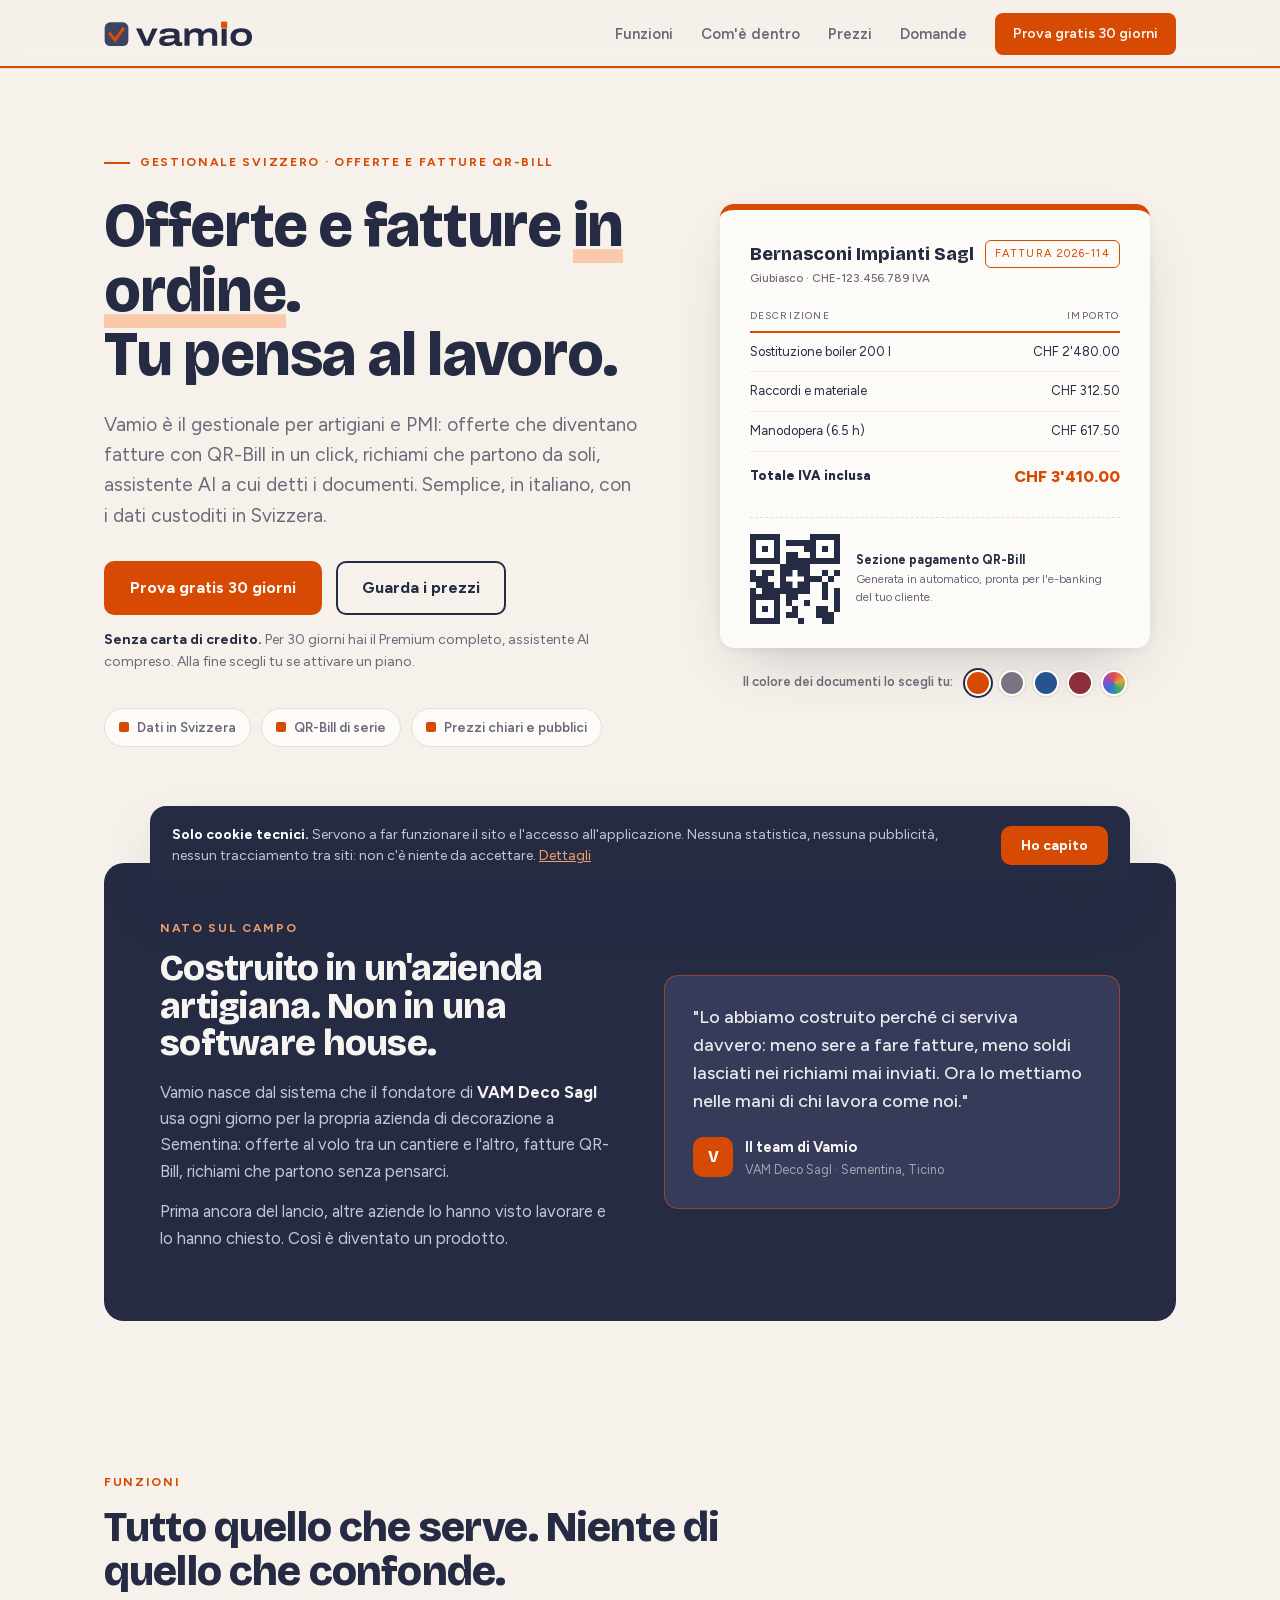
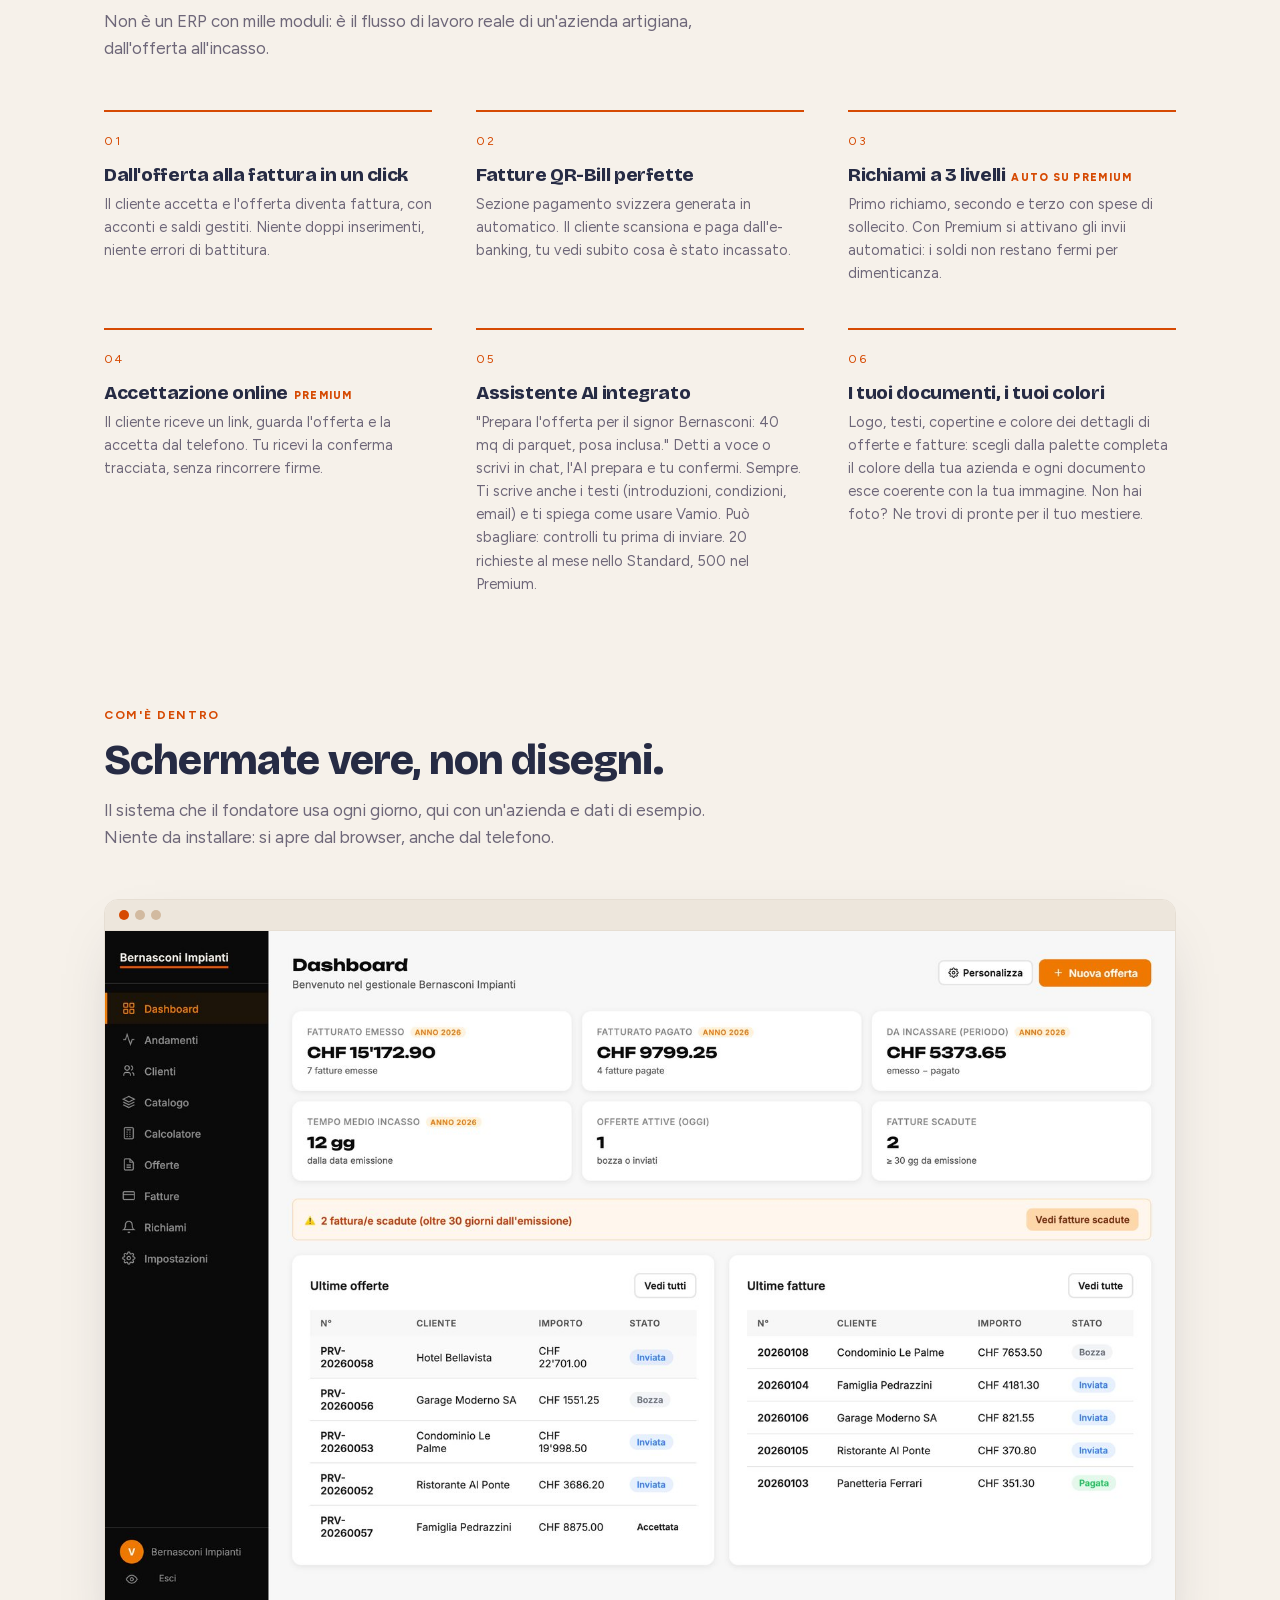
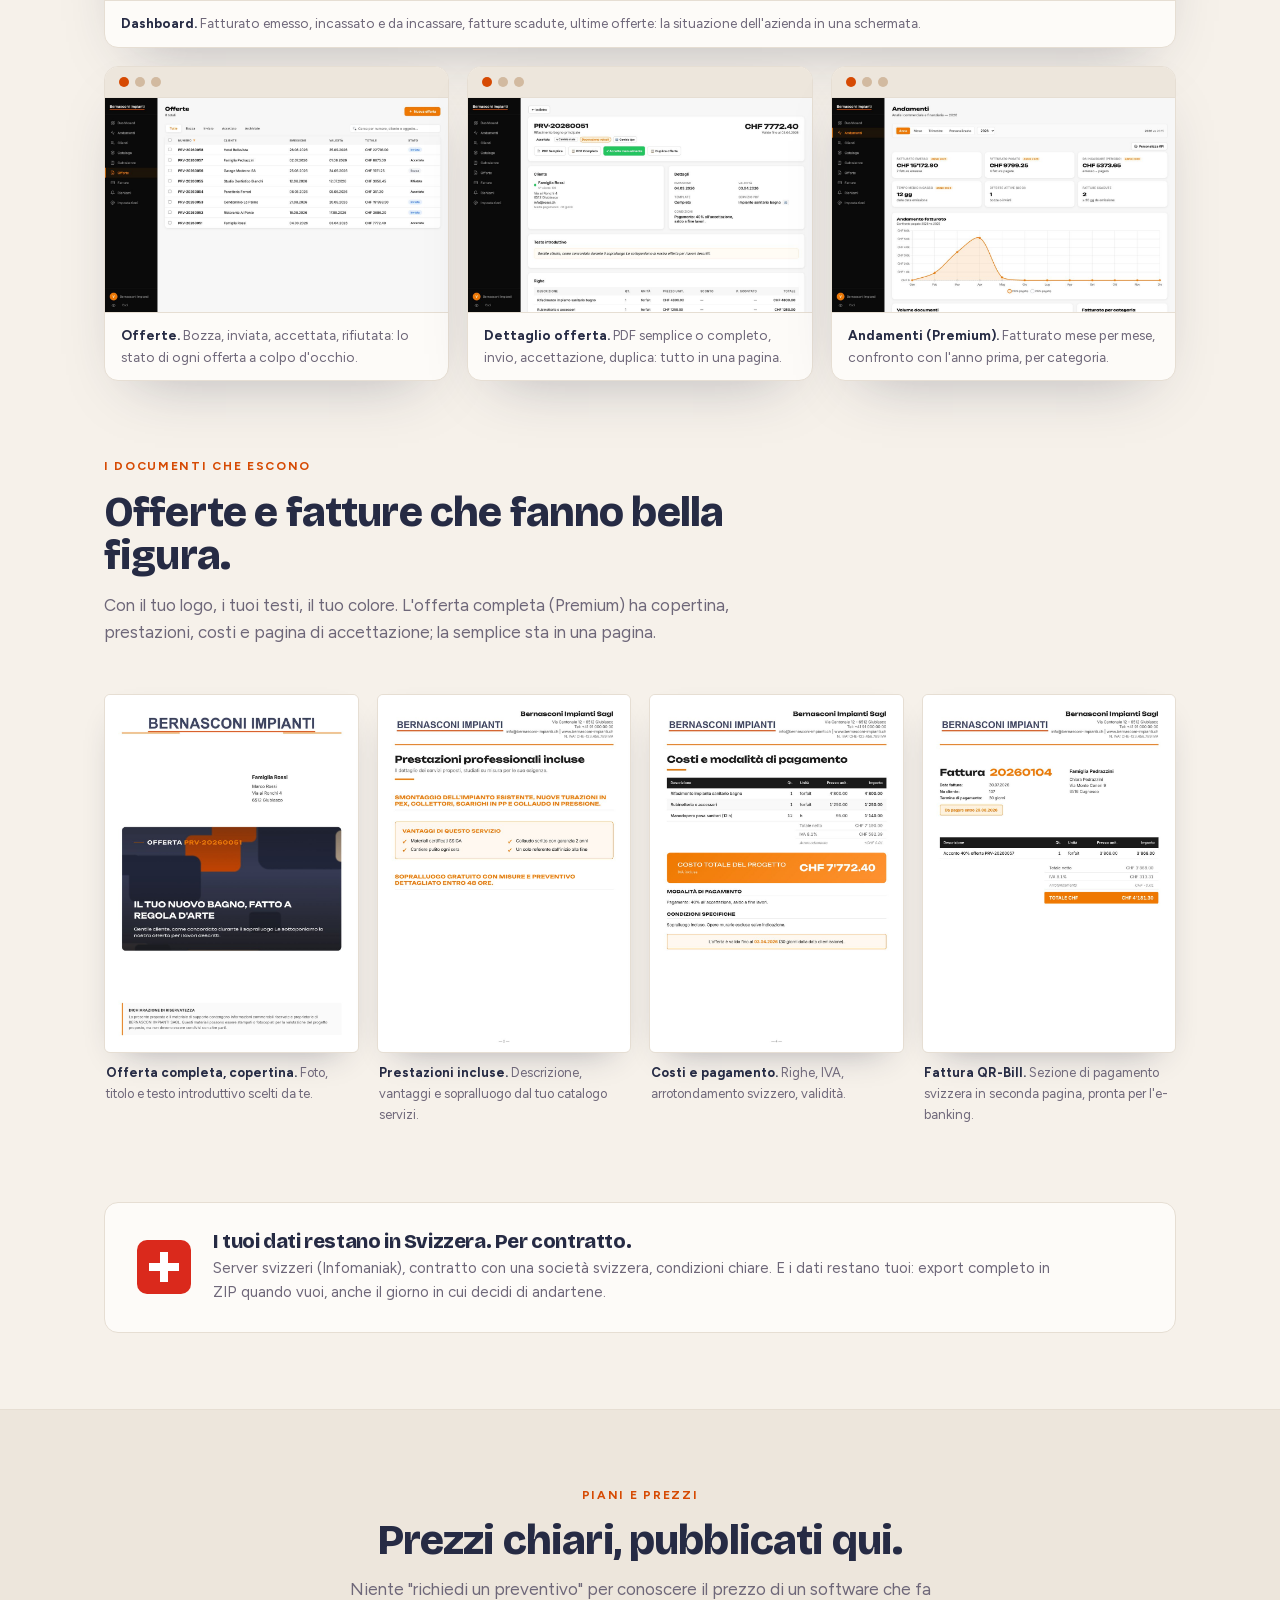
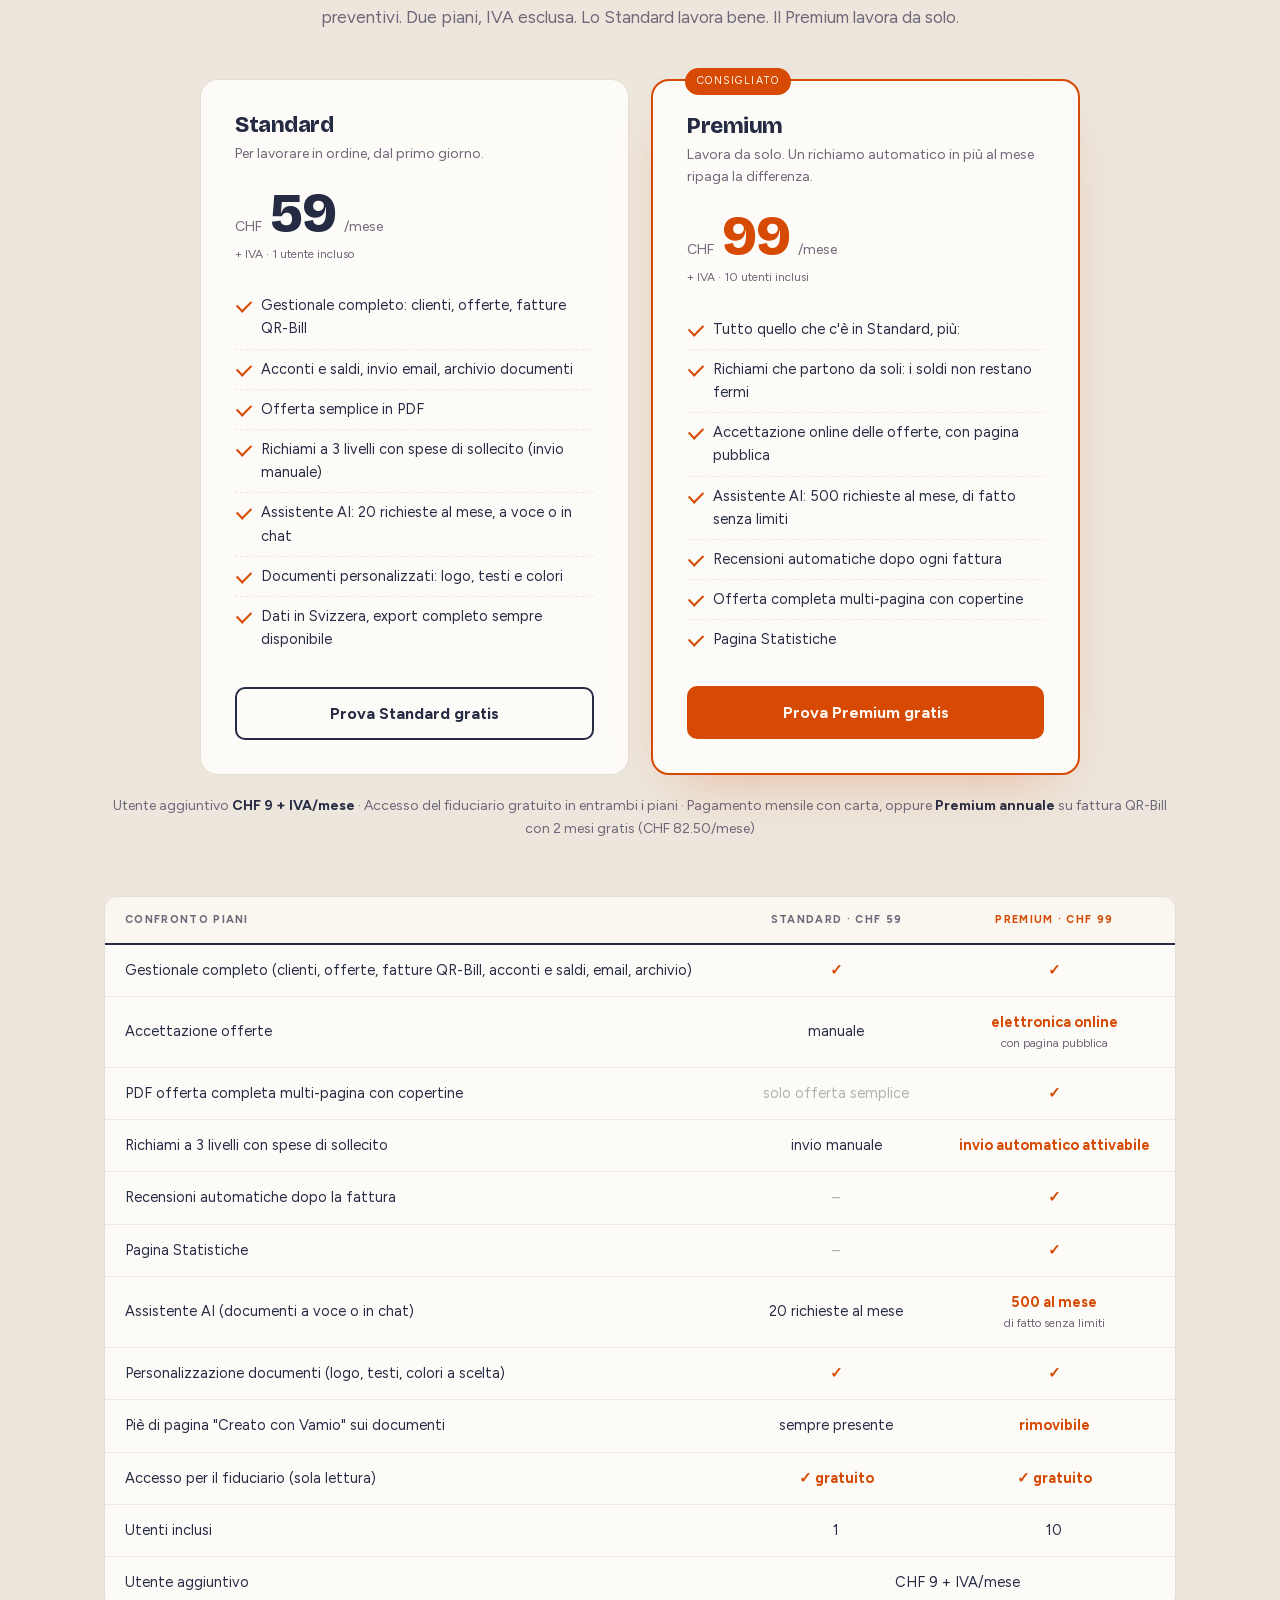
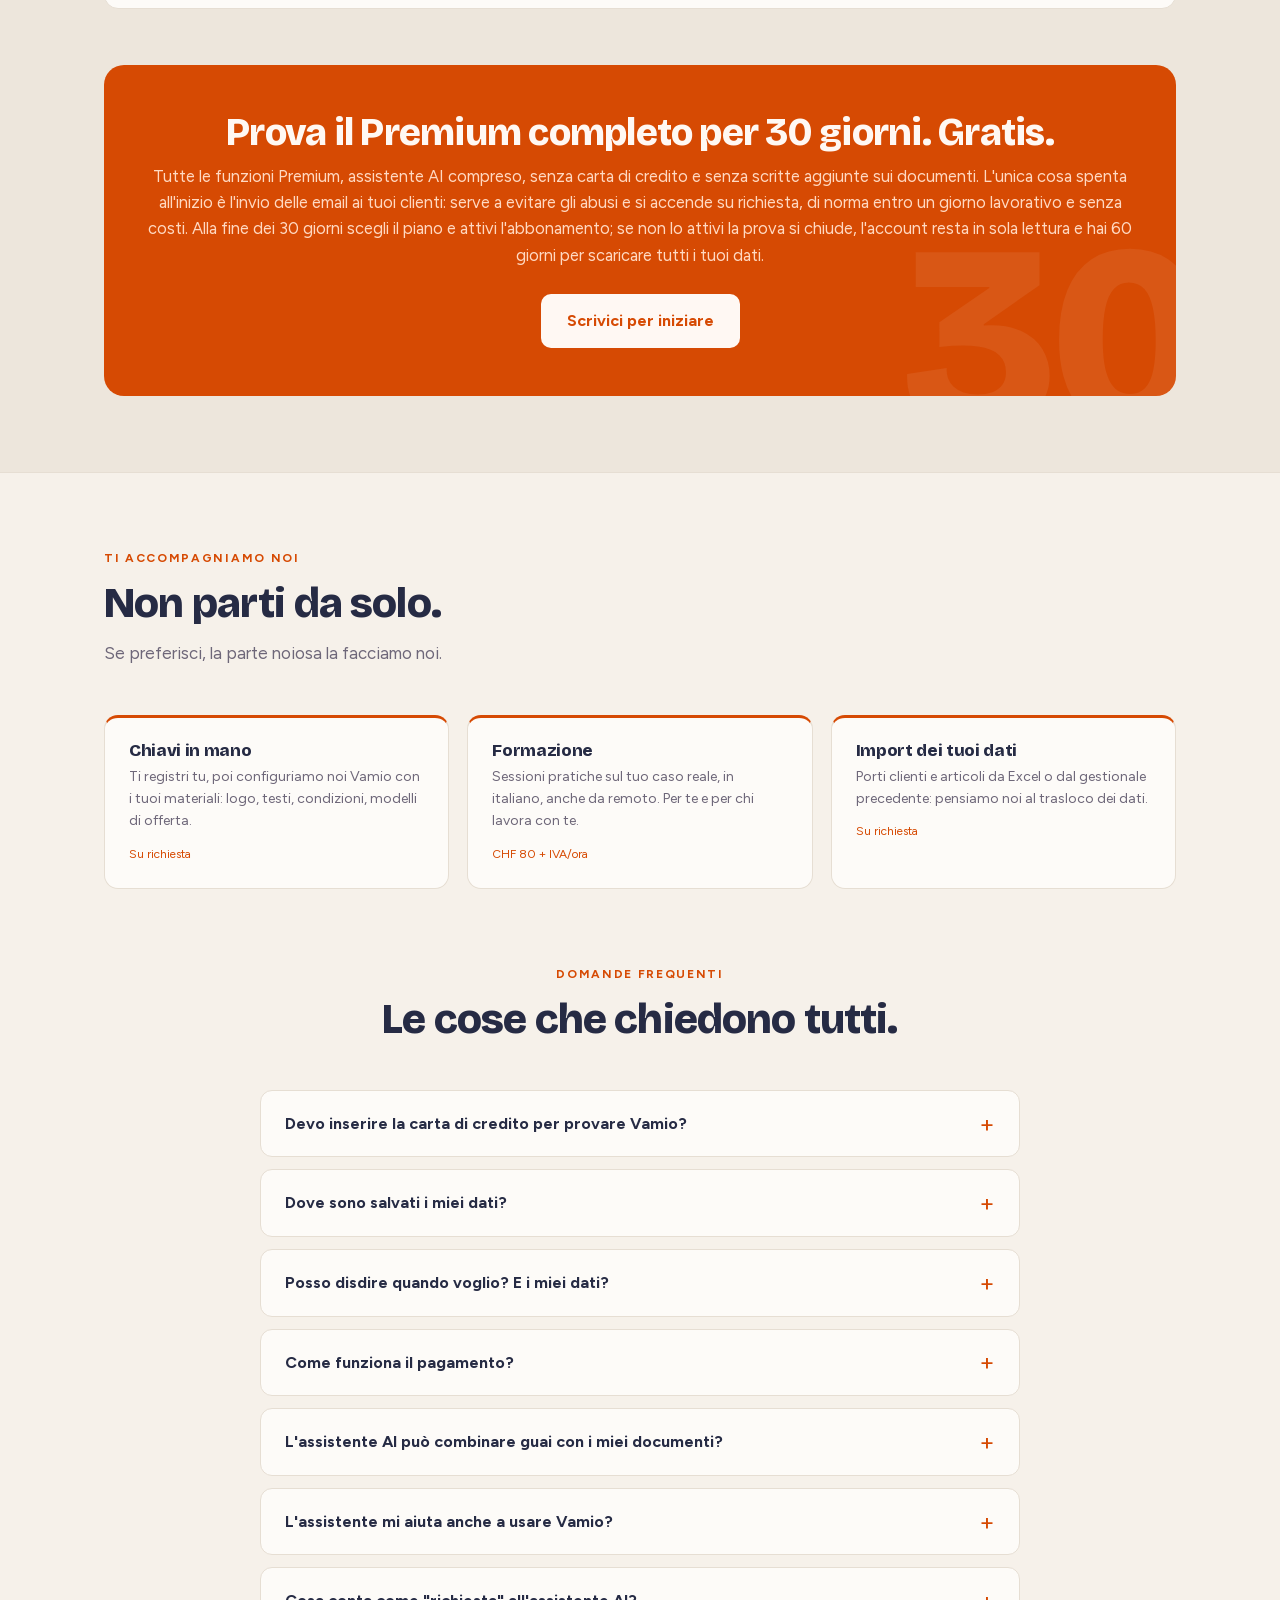
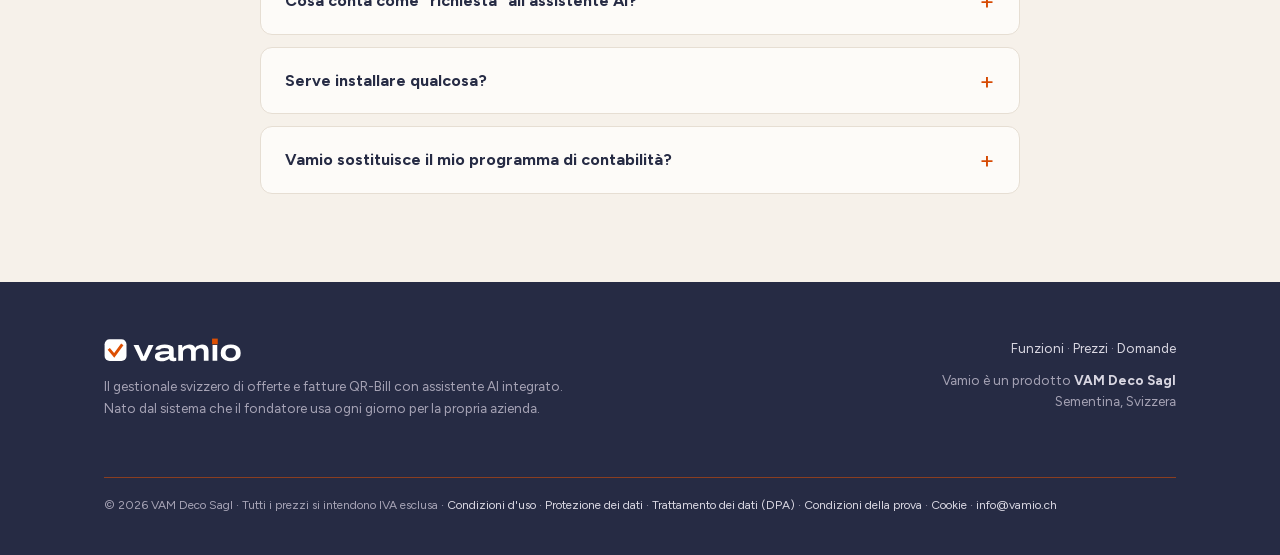
<file: index.html>
<!DOCTYPE html>
<html lang="it">
<head>
<meta charset="utf-8">
<meta name="viewport" content="width=device-width, initial-scale=1">
<title>Vamio, il gestionale svizzero di offerte e fatture QR-Bill</title>
<meta name="description" content="Offerte, fatture QR-Bill, richiami e assistente AI per artigiani e PMI. Dati custoditi in Svizzera. Prova gratis 30 giorni, senza carta di credito.">
<link rel="icon" href="/web-assets/favicon.ico" sizes="32x32">
<link rel="icon" type="image/svg+xml" href="/web-assets/vamio-volpe-icona.svg">
<link rel="icon" type="image/png" sizes="16x16" href="/web-assets/favicon-16.png">
<link rel="icon" type="image/png" sizes="32x32" href="/web-assets/favicon-32.png">
<link rel="icon" type="image/png" sizes="48x48" href="/web-assets/favicon-48.png">
<link rel="apple-touch-icon" sizes="180x180" href="/web-assets/apple-touch-icon.png">
<link rel="manifest" href="/site.webmanifest">
<meta name="apple-mobile-web-app-title" content="Vamio">
<meta name="application-name" content="Vamio">
<meta name="theme-color" content="#3D4461">
<meta property="og:type" content="website">
<meta property="og:site_name" content="Vamio">
<meta property="og:title" content="Vamio, offerte e fatture in ordine. Tu pensa al lavoro.">
<meta property="og:description" content="Il gestionale svizzero di offerte e fatture QR-Bill con assistente AI. Prova 30 giorni, senza carta.">
<meta property="og:image" content="https://vamio.ch/web-assets/og-image.jpg?v=3">
<meta property="og:image:width" content="1200"><meta property="og:image:height" content="630">
<meta property="og:locale" content="it_CH">
<meta name="twitter:card" content="summary_large_image">
<meta property="og:url" content="https://vamio.ch/">
<link rel="canonical" href="https://vamio.ch/">

<link rel="stylesheet" href="web-assets/fonts.css">
<style>
:root{
  --ink:#262B44;
  --ink-2:#6E6779;
  --paper:#F6F1EA;
  --card:#FDFBF8;
  --white:#FFF8F3;
  --line:#E6DED3;
  --green:#D64A03;
  --green-strong:#B83E00;
  --green-tint:#FDEBDD;
  --red:#DA291C;
  --doc:#D64A03;
  --r:14px;
}
*{margin:0;padding:0;box-sizing:border-box}
html{scroll-behavior:smooth}
body{
  font-family:'Figtree',sans-serif;
  background:var(--paper);
  color:var(--ink);
  line-height:1.6;
  -webkit-font-smoothing:antialiased;
}
::selection{background:var(--green);color:#fff}
.wrap{max-width:1120px;margin:0 auto;padding:0 24px}
.mono{font-family:'Figtree',sans-serif;font-size:12px;letter-spacing:.14em;text-transform:uppercase;font-weight:700}
h1,h2,h3{font-family:'Bricolage Grotesque',sans-serif;font-weight:800;line-height:1.04;letter-spacing:-.02em}
a{color:inherit}

/* ---------- nav ---------- */
.nav{
  position:sticky;top:0;z-index:50;
  background:rgba(246,241,234,.9);
  backdrop-filter:blur(10px);-webkit-backdrop-filter:blur(10px);
  border-bottom:1px solid var(--line);box-shadow:inset 0 -2px 0 var(--green);
}
.nav-in{display:flex;align-items:center;justify-content:space-between;height:68px}
.nav-logo svg{display:block;height:26px;width:auto}
.nav-links{display:flex;gap:28px;align-items:center;list-style:none}
.nav-links a{text-decoration:none;font-weight:600;font-size:15px;color:var(--ink-2)}
.nav-links a:hover{color:var(--ink)}
.nav-links a.btn{color:var(--white)}
.nav-links a.btn:hover{color:var(--white)}
.btn{
  display:inline-block;background:var(--green);color:var(--white);border:none;cursor:pointer;
  font-family:'Figtree',sans-serif;font-weight:700;font-size:16px;
  padding:14px 26px;border-radius:10px;text-decoration:none;
  transition:background .18s, transform .18s;
}
.btn:hover{background:var(--green-strong);transform:translateY(-1px)}
.btn.small{padding:10px 18px;font-size:14px;border-radius:8px}
.btn.ghost{background:transparent;color:var(--ink);box-shadow:inset 0 0 0 2px var(--ink)}
.btn.ghost:hover{background:var(--ink);color:var(--paper)}
@media(max-width:820px){.nav-links li.hide-m{display:none}}

/* ---------- hero ---------- */
.hero{padding:84px 0 40px;position:relative;overflow:hidden}
.hero-grid{display:grid;grid-template-columns:1.05fr .95fr;gap:56px;align-items:center}
@media(max-width:920px){.hero-grid{grid-template-columns:1fr;gap:44px}}
.eyebrow{color:var(--green);display:flex;align-items:center;gap:10px;margin-bottom:22px}
.eyebrow::before{content:"";width:26px;height:2px;background:var(--green);display:inline-block}
.hero h1{font-size:clamp(38px,5vw,62px);margin-bottom:22px}
.hero h1 .under{box-shadow:inset 0 -0.22em 0 #F9C9A9}
.hero p.lead{font-size:19px;color:var(--ink-2);max-width:34em;margin-bottom:30px}
.cta-row{display:flex;gap:14px;flex-wrap:wrap;align-items:center}
.cta-note{font-size:14px;color:var(--ink-2);margin-top:14px}
.cta-note strong{color:var(--ink)}
.chips{display:flex;gap:10px;flex-wrap:wrap;margin-top:34px}
.chip{
  display:inline-flex;align-items:center;gap:8px;
  border:1px solid var(--line);background:var(--card);
  padding:8px 14px;border-radius:999px;font-size:13.5px;font-weight:600;color:var(--ink-2);
}
.chip .sq{width:10px;height:10px;background:var(--green);display:inline-block;border-radius:2px}
.chip .sq.red{background:var(--green)}

/* documento demo */
.doc-stage{position:relative}
.doc{
  background:var(--card);border-radius:var(--r);
  box-shadow:0 24px 60px -24px rgba(38,43,68,.28), 0 2px 8px rgba(38,43,68,.06);
  padding:30px 30px 24px;max-width:430px;margin:0 auto;
  border-top:6px solid var(--doc);
  transition:border-color .25s;
}
.doc-head{display:flex;justify-content:space-between;align-items:flex-start;margin-bottom:20px}
.doc-head .biz{font-family:'Bricolage Grotesque',sans-serif;font-weight:800;font-size:18px}
.doc-head .biz small{display:block;font-family:'Figtree',sans-serif;font-weight:500;font-size:11.5px;color:var(--ink-2)}
.doc-tag{
  font-family:'Figtree',sans-serif;font-size:11px;letter-spacing:.1em;
  color:var(--doc);border:1.5px solid var(--doc);border-radius:6px;padding:4px 9px;
  white-space:nowrap;transition:color .25s,border-color .25s;
}
.doc table{width:100%;border-collapse:collapse;font-size:13px}
.doc th{
  text-align:left;font-family:'Figtree',sans-serif;font-weight:500;font-size:10px;
  letter-spacing:.12em;text-transform:uppercase;color:var(--ink-2);
  border-bottom:2px solid var(--doc);padding:0 0 7px;transition:border-color .25s;
}
.doc td{padding:9px 0;border-bottom:1px solid #EFE9E1}
.doc td:last-child,.doc th:last-child{text-align:right}
.doc .tot td{border-bottom:none;font-weight:800;padding-top:12px}
.doc .tot td:last-child{color:var(--doc);transition:color .25s;font-size:16px}
.qrzone{
  margin-top:18px;border-top:1.5px dashed var(--line);padding-top:16px;
  display:flex;gap:16px;align-items:center;
}
.qrzone svg{flex:none}
.qrzone .pay{font-size:12px;color:var(--ink-2);line-height:1.5}
.qrzone .pay b{color:var(--ink);font-size:12.5px}
.doc-colors{
  display:flex;align-items:center;gap:12px;justify-content:center;margin-top:22px;flex-wrap:wrap;
}
.doc-colors .lbl{font-size:13px;font-weight:600;color:var(--ink-2)}
.swatches{display:flex;gap:8px;align-items:center}
.sw{
  width:26px;height:26px;border-radius:50%;border:2px solid #fff;cursor:pointer;
  box-shadow:0 0 0 1.5px var(--line);transition:transform .15s;padding:0;
}
.sw:hover{transform:scale(1.12)}
.sw.on{box-shadow:0 0 0 2px var(--ink)}
.sw-free{
  position:relative;width:26px;height:26px;border-radius:50%;overflow:hidden;cursor:pointer;
  background:conic-gradient(#e5484d,#e0a336,#3fa66f,#3572d6,#8e4ec6,#e5484d);
  box-shadow:0 0 0 1.5px var(--line);border:2px solid #fff;
}
.sw-free input{position:absolute;inset:-8px;opacity:0;cursor:pointer}

/* ---------- sezioni ---------- */
section{padding:76px 0}
.sec-head{max-width:640px;margin-bottom:48px}
.sec-head h2{font-size:clamp(28px,3.4vw,42px);margin:14px 0 14px}
.sec-head p{color:var(--ink-2);font-size:17px}

/* storia */
.story{background:var(--ink);color:#EEEBF2;border-radius:20px;padding:56px;display:grid;grid-template-columns:1fr 1fr;gap:48px;align-items:center}
@media(max-width:820px){.story{grid-template-columns:1fr;padding:36px 28px}}
.story h2{font-size:clamp(26px,3vw,36px);color:#F7F5F2;margin:12px 0 16px}
.story p{color:#C3C6D6;font-size:16.5px;margin-bottom:14px}
.story p b{color:#F7F5F2}
.story .mono{color:#F0A06E}
.story-card{
  background:#353B58;border:1px solid rgba(221,79,3,.55);border-radius:14px;padding:28px;
}
.story-card .q{font-size:18px;line-height:1.55;color:#ECEAF1;font-weight:500;margin-bottom:18px}
.story-card .who{display:flex;align-items:center;gap:12px}
.story-card .who .av{width:40px;height:40px;border-radius:10px;background:var(--green);display:flex;align-items:center;justify-content:center;color:var(--white);font-family:'Bricolage Grotesque',sans-serif;font-weight:800}
.story-card .who small{display:block;color:#A6A3B5;font-size:12.5px}
.story-card .who b{font-size:14.5px;color:#F7F5F2}

/* funzioni: indice tipografico, niente scatole */
.feat-grid{display:grid;grid-template-columns:repeat(3,1fr);gap:8px 44px}
@media(max-width:920px){.feat-grid{grid-template-columns:repeat(2,1fr)}}
@media(max-width:640px){.feat-grid{grid-template-columns:1fr}}
.feat{
  border-top:2px solid var(--green);padding:20px 0 34px;
  transition:border-color .25s;
}
.feat:hover{border-top-color:var(--ink)}
.feat:hover .n{color:var(--red)}
.feat .n{
  font-family:'Figtree',sans-serif;font-size:12px;color:var(--green);
  display:block;margin-bottom:14px;letter-spacing:.14em;transition:color .25s;
}
.feat h3{font-size:19px;margin-bottom:8px}
.feat p{font-size:14.5px;color:var(--ink-2)}
.feat .prem{color:var(--green);font-family:'Figtree',sans-serif;font-size:10.5px;letter-spacing:.12em;text-transform:uppercase;margin-left:6px}


/* dentro: screenshot */
.shot{background:var(--card);border:1px solid var(--line);border-radius:14px;overflow:hidden;box-shadow:0 24px 60px -30px rgba(38,43,68,.35);margin:0}
.shot .bar{display:flex;gap:6px;padding:10px 14px;background:#EDE6DC;border-bottom:1px solid var(--line)}
.shot .bar span{width:10px;height:10px;border-radius:50%;background:#D2BAA0}
.shot .bar span:first-child{background:var(--green)}
.shot img{display:block;width:100%;height:auto}
.shot figcaption{font-size:13.5px;color:var(--ink-2);padding:12px 16px;border-top:1px solid var(--line)}
.shot figcaption b{color:var(--ink)}
.shots3{display:grid;grid-template-columns:repeat(3,1fr);gap:18px;margin-top:18px}
@media(max-width:820px){.shots3{grid-template-columns:1fr}}
.docs{display:grid;grid-template-columns:repeat(4,1fr);gap:18px;align-items:start}
@media(max-width:920px){.docs{grid-template-columns:repeat(2,1fr)}}
.paper{margin:0}
.paper img{display:block;width:100%;height:auto;border:1px solid var(--line);border-radius:6px;box-shadow:0 14px 34px -20px rgba(38,43,68,.45);background:#fff}
.paper figcaption{font-size:13px;color:var(--ink-2);padding:10px 2px 0}
.paper figcaption b{color:var(--ink)}

/* banner svizzero */
.swiss{
  display:flex;align-items:center;gap:22px;flex-wrap:wrap;
  background:var(--card);border:1px solid var(--line);
  border-radius:var(--r);padding:28px 32px;
}
.swiss .cross{flex:none}
.swiss h3{font-size:20px;margin-bottom:4px}
.swiss p{color:var(--ink-2);font-size:15px;max-width:56em}

/* prezzi */
#prezzi{background:#EDE6DC;border-top:1px solid var(--line);border-bottom:1px solid var(--line)}
.plans{display:grid;grid-template-columns:1fr 1fr;gap:22px;max-width:880px;margin:0 auto 20px}
@media(max-width:760px){.plans{grid-template-columns:1fr}}
.plan{
  background:var(--card);border:1px solid var(--line);border-radius:18px;padding:34px;
  display:flex;flex-direction:column;position:relative;
}
.plan.premium{border:2px solid var(--green);box-shadow:0 24px 56px -28px rgba(214,74,3,.35)}
.plan.premium .price .val{color:var(--green)}
.plan .badge{
  position:absolute;top:-13px;left:32px;background:var(--green);color:var(--white);
  font-family:'Figtree',sans-serif;font-size:10.5px;letter-spacing:.14em;text-transform:uppercase;
  padding:5px 12px;border-radius:999px;
}
.plan h3{font-size:22px}
.plan .for{color:var(--ink-2);font-size:14px;margin:6px 0 20px}
.price{display:flex;align-items:baseline;gap:8px;margin-bottom:4px}
.price .cur{font-family:'Figtree',sans-serif;font-size:14px;color:var(--ink-2)}
.price .val{font-family:'Bricolage Grotesque',sans-serif;font-size:56px;font-weight:800;letter-spacing:-.02em;line-height:1}
.price .per{color:var(--ink-2);font-size:14px}
.plan .iva{font-size:12px;color:var(--ink-2);margin-bottom:22px}
.plan ul{list-style:none;margin:0 0 26px;flex:1}
.plan li{
  padding:8px 0 8px 26px;font-size:14.5px;position:relative;border-bottom:1px dashed #EFE9E1;
}
.plan li:last-child{border-bottom:none}
.plan li::before{
  content:"";position:absolute;left:2px;top:14px;width:12px;height:7px;
  border-left:2.5px solid var(--green);border-bottom:2.5px solid var(--green);transform:rotate(-45deg);
}
.plan li.dim{color:var(--ink-2)}
.plan li.dim::before{border-color:#B2B1AF}
.plan .btn{text-align:center}
.plans-note{text-align:center;color:var(--ink-2);font-size:14px;margin-bottom:56px}
.plans-note b{color:var(--ink)}

/* tabella confronto */
.cmp-wrap{overflow-x:auto;border:1px solid var(--line);border-radius:var(--r);background:var(--card)}
table.cmp{width:100%;border-collapse:collapse;min-width:640px;font-size:14.5px}
.cmp th,.cmp td{padding:14px 20px;text-align:center;border-bottom:1px solid #EFE9E1}
.cmp th:first-child,.cmp td:first-child{text-align:left}
.cmp thead th{
  font-family:'Figtree',sans-serif;font-size:11px;letter-spacing:.12em;text-transform:uppercase;
  color:var(--ink-2);border-bottom:2px solid var(--ink);background:#FAF6F0;
}
.cmp thead th.hl{color:var(--green)}
.cmp tbody tr:last-child td{border-bottom:none}
.cmp td.y{color:var(--green);font-weight:700}
.cmp td.n{color:#B2B1AF}
.cmp td small{display:block;color:var(--ink-2);font-weight:400;font-size:12px}
.cmp tbody tr:hover{background:#FAF6F0}

/* trial band */
.trial{
  margin-top:56px;background:var(--green);border-radius:20px;color:var(--white);
  padding:48px 40px;text-align:center;position:relative;overflow:hidden;
}
.trial::after{
  content:"30";position:absolute;right:-30px;bottom:-72px;font-family:'Bricolage Grotesque',sans-serif;font-size:260px;font-weight:800;
  color:rgba(255,255,255,.07);line-height:1;pointer-events:none;
}
.trial h2{font-size:clamp(26px,3.2vw,38px);margin-bottom:10px}
.trial p{color:#FFD9C2;font-size:16.5px;margin-bottom:26px}
.trial .btn{background:var(--white);color:var(--green)}
.trial .btn:hover{background:var(--paper)}

/* servizi */
.serv{display:grid;grid-template-columns:repeat(3,1fr);gap:18px}
@media(max-width:820px){.serv{grid-template-columns:1fr}}
.serv .s{background:var(--card);border:1px solid var(--line);border-top:3px solid var(--green);border-radius:var(--r);padding:24px}
.serv h3{font-size:17px;margin-bottom:6px}
.serv p{font-size:14px;color:var(--ink-2)}
.serv .tag{font-family:'Figtree',sans-serif;font-size:12px;color:var(--green);margin-top:12px;display:block}

/* faq */
.faq{max-width:760px;margin:0 auto}
.faq details{
  background:var(--card);border:1px solid var(--line);border-radius:12px;
  padding:0 24px;margin-bottom:12px;
}
.faq summary{
  cursor:pointer;font-weight:700;font-size:16px;padding:20px 0;list-style:none;
  display:flex;justify-content:space-between;align-items:center;gap:16px;
}
.faq summary::-webkit-details-marker{display:none}
.faq summary::after{
  content:"+";font-weight:400;font-size:24px;color:var(--green);line-height:1;transition:transform .2s;flex:none;
}
.faq details[open] summary::after{transform:rotate(45deg)}
.faq details p{padding:0 0 20px;color:var(--ink-2);font-size:15px}

/* footer */
footer{background:var(--ink);color:#A6A3B5;padding:56px 0 40px}
.foot{display:flex;justify-content:space-between;gap:32px;flex-wrap:wrap;align-items:flex-start}
.foot .fl svg{height:24px;width:auto;display:block;margin-bottom:14px}
.foot p{font-size:13.5px;max-width:36em}
.foot .fr{font-size:13.5px;text-align:right}
@media(max-width:640px){.foot .fr{text-align:left}}
.foot a{color:#D9D7E2;text-decoration:none}
.foot a:hover{color:#F7F5F2}
.foot .legal{margin-top:26px;padding-top:18px;border-top:1px solid rgba(221,79,3,.55);font-size:12px;width:100%}


/* banner cookie */
#cookiebar[hidden]{display:none}
#cookiebar{position:fixed;left:16px;right:16px;bottom:16px;z-index:120;background:var(--ink);color:#EEEBF2;border-radius:16px;padding:18px 22px;display:flex;gap:18px;align-items:center;flex-wrap:wrap;box-shadow:0 24px 60px -24px rgba(38,43,68,.55);max-width:980px;margin:0 auto}
#cookiebar p{font-size:14px;line-height:1.5;flex:1;min-width:260px;margin:0;color:#C3C6D6}
#cookiebar b{color:#fff}
#cookiebar a{color:#F0A06E}
#cookiebar .acts{display:flex;gap:10px;flex-wrap:wrap}
#cookiebar button{font-family:'Figtree',sans-serif;font-weight:700;font-size:14px;padding:11px 20px;border-radius:10px;border:0;cursor:pointer}
#cookiebar .ok{background:var(--green);color:#fff}
#cookiebar .no{background:transparent;color:#EEEBF2;box-shadow:inset 0 0 0 2px rgba(255,255,255,.3)}
@media(max-width:640px){#cookiebar{padding:16px}#cookiebar .acts{width:100%}#cookiebar button{flex:1}}

/* reveal */
.rv{opacity:0;transform:translateY(18px);transition:opacity .6s ease,transform .6s ease}
.rv.in{opacity:1;transform:none}
@media(prefers-reduced-motion:reduce){
  .rv{opacity:1;transform:none;transition:none}
  html{scroll-behavior:auto}
}
</style>
</head>
<body>

<!-- ============ NAV ============ -->
<nav class="nav">
  <div class="wrap nav-in">
    <a href="#" class="nav-logo" aria-label="Vamio"><svg xmlns="http://www.w3.org/2000/svg" viewBox="-20 -760 4624 800" height="26" role="img" aria-label="Vamio"><g transform="translate(0 -720.0) scale(1.4258)"><rect width="512" height="512" rx="118" fill="#3D4461"/><path d="M118 250 L225 380 L394 148" fill="none" stroke="#DD4F03" stroke-width="66" stroke-linecap="square" stroke-linejoin="miter"/></g><g transform="translate(960 0)"><path fill="#262B44" d="M254.7825927734375 0.0 3.9129638671875 -527.2174072265625H173.566650390625L283.6966552734375 -278.391845703125Q290.479248046875 -263.391845703125 299.93572998046875 -239.82666015625Q309.3922119140625 -216.261474609375 319.34869384765625 -191.9136962890625Q329.30517578125 -167.56591796875 336.6529541015625 -148.2181396484375H345.0877685546875Q352.6529541015625 -167.7833251953125 361.82684326171875 -192.23980712890625Q371.000732421875 -216.6962890625 380.2833251953125 -240.261474609375Q389.56591796875 -263.82666015625 396.3485107421875 -278.82666015625L505.60888671875 -527.2174072265625H670.175537109375L419.305908203125 0.0Z M944.0 12Q896.13037109375 12.0 854.8694458007812 4.60870361328125Q813.6085205078125 -2.7825927734375 782.6737060546875 -20.2825927734375Q751.7388916015625 -37.7825927734375 734.521484375 -67.89129638671875Q717.3040771484375 -98.0 717.3040771484375 -143.6522216796875Q717.3040771484375 -207.434814453125 751.9779663085938 -243.54351806640625Q786.65185546875 -279.6522216796875 850.217041015625 -295.97833251953125Q913.7822265625 -312.304443359375 999.2822265625 -316.5218505859375Q1084.7822265625 -320.7392578125 1185.8692626953125 -320.7392578125V-340.3477783203125Q1185.8692626953125 -372.825927734375 1169.9127807617188 -392.06500244140625Q1153.956298828125 -411.3040771484375 1121.4129638671875 -419.586669921875Q1088.86962890625 -427.8692626953125 1037.4351806640625 -427.8692626953125Q997.6529541015625 -427.8692626953125 965.3922119140625 -422.41278076171875Q933.1314697265625 -416.956298828125 914.1314697265625 -405.49981689453125Q895.1314697265625 -394.0433349609375 895.1314697265625 -375.825927734375V-365.565185546875H737.5648193359375Q736.5648193359375 -369.565185546875 736.1735229492188 -373.23907470703125Q735.7822265625 -376.9129638671875 735.7822265625 -381.695556640625Q735.7822265625 -428.695556640625 770.9779663085938 -464.13037109375Q806.1737060546875 -499.565185546875 875.565185546875 -519.3912963867188Q944.9566650390625 -539.2174072265625 1048.0003662109375 -539.2174072265625Q1143.6092529296875 -539.2174072265625 1209.2833251953125 -522.1087036132812Q1274.9573974609375 -505.0 1308.7618408203125 -466.2174072265625Q1342.5662841796875 -427.434814453125 1342.5662841796875 -361.86962890625V-141.391845703125Q1342.5662841796875 -123.0440673828125 1350.1749877929688 -112.71795654296875Q1357.78369140625 -102.391845703125 1376.1314697265625 -102.391845703125H1428.0010986328125V-5.6522216796875Q1416.2618408203125 -1.0 1388.0225830078125 5.5Q1359.7833251953125 12.0 1326.4788818359375 12.0Q1280.3048095703125 12.0 1253.7394409179688 1.32611083984375Q1227.174072265625 -9.3477783203125 1215.0435180664062 -27.695556640625Q1202.9129638671875 -46.0433349609375 1198.0433349609375 -68.1737060546875H1190.0433349609375Q1161.825927734375 -43.2607421875 1123.5868530273438 -24.9129638671875Q1085.3477783203125 -6.565185546875 1040.0 2.7174072265625Q994.6522216796875 12.0 944.0 12ZM985.1744384765625 -99.1307373046875Q1013.478515625 -99.1307373046875 1047.6957397460938 -105.36981201171875Q1081.9129638671875 -111.60888671875 1113.7172241210938 -124.13055419921875Q1145.521484375 -136.6522216796875 1165.6953735351562 -155.95648193359375Q1185.8692626953125 -175.2607421875 1185.8692626953125 -201.6085205078125V-229.9129638671875Q1079.304443359375 -229.9129638671875 1009.9351806640625 -222.195556640625Q940.56591796875 -214.4781494140625 906.9573974609375 -197.13037109375Q873.348876953125 -179.7825927734375 873.348876953125 -149.3914794921875Q873.348876953125 -128.043701171875 889.7618408203125 -117.36981201171875Q906.1748046875 -106.6959228515625 932.0442504882812 -102.913330078125Q957.9136962890625 -99.1307373046875 985.1744384765625 -99.1307373046875Z M1496.6085205078125 0.0V-527.2174072265625H1623.04443359375L1634.1314697265625 -438.0870361328125H1643.1314697265625Q1670.6966552734375 -476.2174072265625 1706.479248046875 -498.10870361328125Q1742.2618408203125 -520.0 1782.7618408203125 -529.6087036132812Q1823.2618408203125 -539.2174072265625 1861.9140625 -539.2174072265625Q1936.1314697265625 -539.2174072265625 1985.348876953125 -514.6087036132812Q2034.5662841796875 -490.0 2057.4359130859375 -438.0870361328125H2066.6533203125Q2095.0010986328125 -476.2174072265625 2131.1749877929688 -498.10870361328125Q2167.348876953125 -520.0 2207.848876953125 -529.6087036132812Q2248.348876953125 -539.2174072265625 2287.78369140625 -539.2174072265625Q2359.3055419921875 -539.2174072265625 2407.457763671875 -515.6738891601562Q2455.6099853515625 -492.13037109375 2479.9360961914062 -444.2607421875Q2504.26220703125 -396.39111328125 2504.26220703125 -322.956298828125V0.0H2347.565185546875V-298.3040771484375Q2347.565185546875 -329.477783203125 2339.3261108398438 -351.8907470703125Q2331.0870361328125 -374.3037109375 2315.7827758789062 -388.0863037109375Q2300.478515625 -401.868896484375 2278.6742553710938 -408.19500732421875Q2256.8699951171875 -414.5211181640625 2229.95703125 -414.5211181640625Q2189.9136962890625 -414.5211181640625 2155.30517578125 -397.28204345703125Q2120.6966552734375 -380.04296875 2099.5446166992188 -349.45611572265625Q2078.392578125 -318.8692626953125 2078.392578125 -278.0433349609375V0.0H1922.4781494140625V-298.3040771484375Q1922.4781494140625 -329.477783203125 1914.2390747070312 -351.8907470703125Q1906.0 -374.3037109375 1890.6957397460938 -388.0863037109375Q1875.3914794921875 -401.868896484375 1853.5872192382812 -408.19500732421875Q1831.782958984375 -414.5211181640625 1804.08740234375 -414.5211181640625Q1764.0440673828125 -414.5211181640625 1729.435546875 -397.28204345703125Q1694.8270263671875 -380.04296875 1674.0662841796875 -349.45611572265625Q1653.3055419921875 -318.8692626953125 1653.3055419921875 -278.0433349609375V0.0Z M2638.6085205078125 0.0V-527.2174072265625H2795.3055419921875V0.0Z M3243.95703125 12.0Q3141.2177734375 12.0 3066.4349975585938 -18.89129638671875Q2991.6522216796875 -49.7825927734375 2951.3042602539062 -111.17388916015625Q2910.956298828125 -172.565185546875 2910.956298828125 -264.0Q2910.956298828125 -356.2174072265625 2951.3042602539062 -417.32611083984375Q2991.6522216796875 -478.434814453125 3066.4349975585938 -508.82611083984375Q3141.2177734375 -539.2174072265625 3243.95703125 -539.2174072265625Q3346.6962890625 -539.2174072265625 3421.4790649414062 -508.82611083984375Q3496.2618408203125 -478.434814453125 3536.6098022460938 -417.32611083984375Q3576.957763671875 -356.2174072265625 3576.957763671875 -264.0Q3576.957763671875 -172.565185546875 3536.6098022460938 -111.17388916015625Q3496.2618408203125 -49.7825927734375 3421.4790649414062 -18.89129638671875Q3346.6962890625 12.0 3243.95703125 12.0ZM3243.95703125 -102.391845703125Q3298.4351806640625 -102.391845703125 3336.7611083984375 -120.56573486328125Q3375.0870361328125 -138.7396240234375 3394.9564819335938 -172.7177734375Q3414.825927734375 -206.6959228515625 3414.825927734375 -254.0V-274.0Q3414.825927734375 -322.086669921875 3394.9564819335938 -355.67352294921875Q3375.0870361328125 -389.2603759765625 3336.7611083984375 -407.04296875Q3298.4351806640625 -424.8255615234375 3243.95703125 -424.8255615234375Q3189.4788818359375 -424.8255615234375 3151.1529541015625 -407.04296875Q3112.8270263671875 -389.2603759765625 3092.9575805664062 -355.67352294921875Q3073.088134765625 -322.086669921875 3073.088134765625 -274.0V-254.0Q3073.088134765625 -206.6959228515625 3092.9575805664062 -172.7177734375Q3112.8270263671875 -138.7396240234375 3151.1529541015625 -120.56573486328125Q3189.4788818359375 -102.391845703125 3243.95703125 -102.391845703125Z"/><rect fill="#DD4F03" x="2622" y="-740" width="190" height="190"/></g></svg></a>
    <ul class="nav-links">
      <li class="hide-m"><a href="#funzioni">Funzioni</a></li>
      <li class="hide-m"><a href="#dentro">Com'è dentro</a></li>
      <li class="hide-m"><a href="#prezzi">Prezzi</a></li>
      <li class="hide-m"><a href="#domande">Domande</a></li>
      <li><a href="mailto:info@vamio.ch?subject=Prova%20gratuita%20Vamio%2030%20giorni&body=Buongiorno%2C%0A%0Avorrei%20provare%20Vamio%20per%2030%20giorni.%0A%0AAzienda%3A%20%0AMestiere%3A%20%0ATelefono%3A%20%0A%0AGrazie." class="btn small">Prova gratis 30 giorni</a></li>
    </ul>
  </div>
</nav>

<!-- ============ HERO ============ -->
<header class="hero">
  <div class="wrap hero-grid">
    <div>
      <div class="eyebrow mono">Gestionale svizzero · Offerte e fatture QR-Bill</div>
      <h1>Offerte e fatture <span class="under">in ordine</span>.<br>Tu pensa al lavoro.</h1>
      <p class="lead">Vamio è il gestionale per artigiani e PMI: offerte che diventano fatture con QR-Bill in un click, richiami che partono da soli, assistente AI a cui detti i documenti. Semplice, in italiano, con i dati custoditi in Svizzera.</p>
      <div class="cta-row">
        <a class="btn" href="mailto:info@vamio.ch?subject=Prova%20gratuita%20Vamio%2030%20giorni&body=Buongiorno%2C%0A%0Avorrei%20provare%20Vamio%20per%2030%20giorni.%0A%0AAzienda%3A%20%0AMestiere%3A%20%0ATelefono%3A%20%0A%0AGrazie.">Prova gratis 30 giorni</a>
        <a class="btn ghost" href="#prezzi">Guarda i prezzi</a>
      </div>
      <p class="cta-note"><strong>Senza carta di credito.</strong> Per 30 giorni hai il Premium completo, assistente AI compreso. Alla fine scegli tu se attivare un piano.</p>
      <div class="chips">
        <span class="chip"><span class="sq red"></span>Dati in Svizzera</span>
        <span class="chip"><span class="sq"></span>QR-Bill di serie</span>
        <span class="chip"><span class="sq"></span>Prezzi chiari e pubblici</span>
      </div>
    </div>
    <div class="doc-stage rv">
      <div class="doc" id="demoDoc">
        <div class="doc-head">
          <div class="biz">Bernasconi Impianti Sagl<small>Giubiasco · CHE-123.456.789 IVA</small></div>
          <span class="doc-tag">FATTURA 2026-114</span>
        </div>
        <table>
          <thead><tr><th>Descrizione</th><th>Importo</th></tr></thead>
          <tbody>
            <tr><td>Sostituzione boiler 200 l</td><td>CHF 2'480.00</td></tr>
            <tr><td>Raccordi e materiale</td><td>CHF 312.50</td></tr>
            <tr><td>Manodopera (6.5 h)</td><td>CHF 617.50</td></tr>
            <tr class="tot"><td>Totale IVA inclusa</td><td>CHF 3'410.00</td></tr>
          </tbody>
        </table>
        <div class="qrzone">
          <svg width="90" height="90" viewBox="0 0 90 90" xmlns="http://www.w3.org/2000/svg" aria-hidden="true"><rect x="0" y="0" width="30" height="30" fill="#262B44"/><rect x="6" y="6" width="18" height="18" fill="#fff"/><rect x="12" y="12" width="6" height="6" fill="#262B44"/><rect x="60" y="0" width="30" height="30" fill="#262B44"/><rect x="66" y="6" width="18" height="18" fill="#fff"/><rect x="72" y="12" width="6" height="6" fill="#262B44"/><rect x="0" y="60" width="30" height="30" fill="#262B44"/><rect x="6" y="66" width="18" height="18" fill="#fff"/><rect x="12" y="72" width="6" height="6" fill="#262B44"/><rect x="0" y="36" width="6" height="6" fill="#262B44"/><rect x="0" y="42" width="6" height="6" fill="#262B44"/><rect x="0" y="54" width="6" height="6" fill="#262B44"/><rect x="6" y="42" width="6" height="6" fill="#262B44"/><rect x="6" y="48" width="6" height="6" fill="#262B44"/><rect x="12" y="36" width="6" height="6" fill="#262B44"/><rect x="12" y="42" width="6" height="6" fill="#262B44"/><rect x="12" y="48" width="6" height="6" fill="#262B44"/><rect x="12" y="54" width="6" height="6" fill="#262B44"/><rect x="18" y="36" width="6" height="6" fill="#262B44"/><rect x="18" y="48" width="6" height="6" fill="#262B44"/><rect x="18" y="54" width="6" height="6" fill="#262B44"/><rect x="24" y="54" width="6" height="6" fill="#262B44"/><rect x="36" y="6" width="6" height="6" fill="#262B44"/><rect x="36" y="18" width="6" height="6" fill="#262B44"/><rect x="36" y="24" width="6" height="6" fill="#262B44"/><rect x="36" y="60" width="6" height="6" fill="#262B44"/><rect x="36" y="66" width="6" height="6" fill="#262B44"/><rect x="36" y="78" width="6" height="6" fill="#262B44"/><rect x="42" y="6" width="6" height="6" fill="#262B44"/><rect x="42" y="18" width="6" height="6" fill="#262B44"/><rect x="42" y="24" width="6" height="6" fill="#262B44"/><rect x="42" y="60" width="6" height="6" fill="#262B44"/><rect x="42" y="72" width="6" height="6" fill="#262B44"/><rect x="42" y="78" width="6" height="6" fill="#262B44"/><rect x="48" y="6" width="6" height="6" fill="#262B44"/><rect x="48" y="24" width="6" height="6" fill="#262B44"/><rect x="48" y="84" width="6" height="6" fill="#262B44"/><rect x="54" y="6" width="6" height="6" fill="#262B44"/><rect x="54" y="12" width="6" height="6" fill="#262B44"/><rect x="54" y="24" width="6" height="6" fill="#262B44"/><rect x="54" y="66" width="6" height="6" fill="#262B44"/><rect x="60" y="42" width="6" height="6" fill="#262B44"/><rect x="66" y="42" width="6" height="6" fill="#262B44"/><rect x="66" y="72" width="6" height="6" fill="#262B44"/><rect x="66" y="78" width="6" height="6" fill="#262B44"/><rect x="72" y="36" width="6" height="6" fill="#262B44"/><rect x="72" y="48" width="6" height="6" fill="#262B44"/><rect x="72" y="54" width="6" height="6" fill="#262B44"/><rect x="72" y="60" width="6" height="6" fill="#262B44"/><rect x="72" y="72" width="6" height="6" fill="#262B44"/><rect x="72" y="78" width="6" height="6" fill="#262B44"/><rect x="72" y="84" width="6" height="6" fill="#262B44"/><rect x="78" y="42" width="6" height="6" fill="#262B44"/><rect x="78" y="78" width="6" height="6" fill="#262B44"/><rect x="78" y="84" width="6" height="6" fill="#262B44"/><rect x="84" y="36" width="6" height="6" fill="#262B44"/><rect x="84" y="54" width="6" height="6" fill="#262B44"/><rect x="84" y="60" width="6" height="6" fill="#262B44"/><rect x="84" y="66" width="6" height="6" fill="#262B44"/><rect x="84" y="72" width="6" height="6" fill="#262B44"/><rect x="30" y="30" width="30" height="30" fill="#262B44"/><rect x="42.5" y="36.0" width="5" height="18" fill="#fff"/><rect x="36.0" y="42.5" width="18" height="5" fill="#fff"/></svg>
          <div class="pay"><b>Sezione pagamento QR-Bill</b><br>Generata in automatico, pronta per l'e-banking del tuo cliente.</div>
        </div>
      </div>
      <div class="doc-colors">
        <span class="lbl">Il colore dei documenti lo scegli tu:</span>
        <div class="swatches">
          <button class="sw on" style="background:#D64A03" data-c="#D64A03" aria-label="Arancione"></button>
          <button class="sw" style="background:#7D7283" data-c="#7D7283" aria-label="Grigio viola"></button>
          <button class="sw" style="background:#27548F" data-c="#27548F" aria-label="Blu"></button>
          <button class="sw" style="background:#8C2F39" data-c="#8C2F39" aria-label="Bordeaux"></button>
          <label class="sw-free" title="Colore personalizzato"><input type="color" id="freeColor" value="#D64A03" aria-label="Colore personalizzato"></label>
        </div>
      </div>
    </div>
  </div>
</header>

<!-- ============ STORIA ============ -->
<section>
  <div class="wrap">
    <div class="story rv">
      <div>
        <div class="mono">Nato sul campo</div>
        <h2>Costruito in un'azienda artigiana. Non in una software house.</h2>
        <p>Vamio nasce dal sistema che il fondatore di <b>VAM Deco Sagl</b> usa ogni giorno per la propria azienda di decorazione a Sementina: offerte al volo tra un cantiere e l'altro, fatture QR-Bill, richiami che partono senza pensarci.</p>
        <p>Prima ancora del lancio, altre aziende lo hanno visto lavorare e lo hanno chiesto. Così è diventato un prodotto.</p>
      </div>
      <div class="story-card">
        <p class="q">"Lo abbiamo costruito perché ci serviva davvero: meno sere a fare fatture, meno soldi lasciati nei richiami mai inviati. Ora lo mettiamo nelle mani di chi lavora come noi."</p>
        <div class="who">
          <span class="av">V</span>
          <div><b>Il team di Vamio</b><small>VAM Deco Sagl · Sementina, Ticino</small></div>
        </div>
      </div>
    </div>
  </div>
</section>

<!-- ============ FUNZIONI ============ -->
<section id="funzioni">
  <div class="wrap">
    <div class="sec-head rv">
      <div class="mono" style="color:var(--green)">Funzioni</div>
      <h2>Tutto quello che serve. Niente di quello che confonde.</h2>
      <p>Non è un ERP con mille moduli: è il flusso di lavoro reale di un'azienda artigiana, dall'offerta all'incasso.</p>
    </div>
    <div class="feat-grid">
      <div class="feat rv"><span class="n">01</span><h3>Dall'offerta alla fattura in un click</h3><p>Il cliente accetta e l'offerta diventa fattura, con acconti e saldi gestiti. Niente doppi inserimenti, niente errori di battitura.</p></div>
      <div class="feat rv"><span class="n">02</span><h3>Fatture QR-Bill perfette</h3><p>Sezione pagamento svizzera generata in automatico. Il cliente scansiona e paga dall'e-banking, tu vedi subito cosa è stato incassato.</p></div>
      <div class="feat rv"><span class="n">03</span><h3>Richiami a 3 livelli<span class="prem">Auto su Premium</span></h3><p>Primo richiamo, secondo e terzo con spese di sollecito. Con Premium si attivano gli invii automatici: i soldi non restano fermi per dimenticanza.</p></div>
      <div class="feat rv"><span class="n">04</span><h3>Accettazione online<span class="prem">Premium</span></h3><p>Il cliente riceve un link, guarda l'offerta e la accetta dal telefono. Tu ricevi la conferma tracciata, senza rincorrere firme.</p></div>
      <div class="feat rv"><span class="n">05</span><h3>Assistente AI integrato</h3><p>"Prepara l'offerta per il signor Bernasconi: 40 mq di parquet, posa inclusa." Detti a voce o scrivi in chat, l'AI prepara e tu confermi. Sempre. Ti scrive anche i testi (introduzioni, condizioni, email) e ti spiega come usare Vamio. Può sbagliare: controlli tu prima di inviare. 20 richieste al mese nello Standard, 500 nel Premium.</p></div>
      <div class="feat rv"><span class="n">06</span><h3>I tuoi documenti, i tuoi colori</h3><p>Logo, testi, copertine e colore dei dettagli di offerte e fatture: scegli dalla palette completa il colore della tua azienda e ogni documento esce coerente con la tua immagine. Non hai foto? Ne trovi di pronte per il tuo mestiere.</p></div>
    </div>
  </div>
</section>

<!-- ============ DENTRO ============ -->
<section id="dentro" style="padding-top:0">
  <div class="wrap">
    <div class="sec-head rv">
      <div class="mono" style="color:var(--green)">Com'è dentro</div>
      <h2>Schermate vere, non disegni.</h2>
      <p>Il sistema che il fondatore usa ogni giorno, qui con un'azienda e dati di esempio. Niente da installare: si apre dal browser, anche dal telefono.</p>
    </div>
    <figure class="shot rv">
      <div class="bar"><span></span><span></span><span></span></div>
      <img src="screenshot-demo/dashboard.jpg" alt="Dashboard di Vamio con fatturato emesso, pagato, da incassare e le ultime offerte e fatture" loading="lazy">
      <figcaption><b>Dashboard.</b> Fatturato emesso, incassato e da incassare, fatture scadute, ultime offerte: la situazione dell'azienda in una schermata.</figcaption>
    </figure>
    <div class="shots3">
      <figure class="shot rv"><div class="bar"><span></span><span></span><span></span></div><img src="screenshot-demo/offerte.jpg" alt="Elenco delle offerte con stato" loading="lazy"><figcaption><b>Offerte.</b> Bozza, inviata, accettata, rifiutata: lo stato di ogni offerta a colpo d'occhio.</figcaption></figure>
      <figure class="shot rv"><div class="bar"><span></span><span></span><span></span></div><img src="screenshot-demo/dettaglio-offerta.jpg" alt="Dettaglio di un'offerta con i tasti PDF semplice, PDF completo e accettazione" loading="lazy"><figcaption><b>Dettaglio offerta.</b> PDF semplice o completo, invio, accettazione, duplica: tutto in una pagina.</figcaption></figure>
      <figure class="shot rv"><div class="bar"><span></span><span></span><span></span></div><img src="screenshot-demo/andamenti.jpg" alt="Andamento del fatturato mensile" loading="lazy"><figcaption><b>Andamenti (Premium).</b> Fatturato mese per mese, confronto con l'anno prima, per categoria.</figcaption></figure>
    </div>
  </div>
</section>

<!-- ============ DOCUMENTI ============ -->
<section id="documenti" style="padding-top:0">
  <div class="wrap">
    <div class="sec-head rv">
      <div class="mono" style="color:var(--green)">I documenti che escono</div>
      <h2>Offerte e fatture che fanno bella figura.</h2>
      <p>Con il tuo logo, i tuoi testi, il tuo colore. L'offerta completa (Premium) ha copertina, prestazioni, costi e pagina di accettazione; la semplice sta in una pagina.</p>
    </div>
    <div class="docs">
      <figure class="paper rv"><img src="screenshot-demo/offerta-completa-copertina.jpg" alt="Copertina dell'offerta completa" loading="lazy"><figcaption><b>Offerta completa, copertina.</b> Foto, titolo e testo introduttivo scelti da te.</figcaption></figure>
      <figure class="paper rv"><img src="screenshot-demo/offerta-completa-prestazioni.jpg" alt="Pagina prestazioni incluse dell'offerta completa" loading="lazy"><figcaption><b>Prestazioni incluse.</b> Descrizione, vantaggi e sopralluogo dal tuo catalogo servizi.</figcaption></figure>
      <figure class="paper rv"><img src="screenshot-demo/offerta-completa-costi.jpg" alt="Pagina costi dell'offerta completa" loading="lazy"><figcaption><b>Costi e pagamento.</b> Righe, IVA, arrotondamento svizzero, validità.</figcaption></figure>
      <figure class="paper rv"><img src="screenshot-demo/fattura.jpg" alt="Fattura con QR-Bill" loading="lazy"><figcaption><b>Fattura QR-Bill.</b> Sezione di pagamento svizzera in seconda pagina, pronta per l'e-banking.</figcaption></figure>
    </div>
  </div>
</section>

<!-- ============ SWISS ============ -->
<section style="padding-top:0">
  <div class="wrap">
    <div class="swiss rv">
      <svg class="cross" width="54" height="54" viewBox="0 0 54 54" aria-hidden="true"><rect width="54" height="54" rx="10" fill="#DA291C"/><rect x="23" y="12" width="8" height="30" fill="#fff"/><rect x="12" y="23" width="30" height="8" fill="#fff"/></svg>
      <div>
        <h3>I tuoi dati restano in Svizzera. Per contratto.</h3>
        <p>Server svizzeri (Infomaniak), contratto con una società svizzera, condizioni chiare. E i dati restano tuoi: export completo in ZIP quando vuoi, anche il giorno in cui decidi di andartene.</p>
      </div>
    </div>
  </div>
</section>

<!-- ============ PREZZI ============ -->
<section id="prezzi">
  <div class="wrap">
    <div class="sec-head rv" style="max-width:none;text-align:center;margin-left:auto;margin-right:auto">
      <div class="mono" style="color:var(--green)">Piani e prezzi</div>
      <h2>Prezzi chiari, pubblicati qui.</h2>
      <p style="max-width:38em;margin:0 auto">Niente "richiedi un preventivo" per conoscere il prezzo di un software che fa preventivi. Due piani, IVA esclusa. Lo Standard lavora bene. Il Premium lavora da solo.</p>
    </div>

    <div class="plans">
      <div class="plan rv">
        <h3>Standard</h3>
        <p class="for">Per lavorare in ordine, dal primo giorno.</p>
        <div class="price"><span class="cur">CHF</span><span class="val">59</span><span class="per">/mese</span></div>
        <p class="iva">+ IVA · 1 utente incluso</p>
        <ul>
          <li>Gestionale completo: clienti, offerte, fatture QR-Bill</li>
          <li>Acconti e saldi, invio email, archivio documenti</li>
          <li>Offerta semplice in PDF</li>
          <li>Richiami a 3 livelli con spese di sollecito (invio manuale)</li>
          <li>Assistente AI: 20 richieste al mese, a voce o in chat</li>
          <li>Documenti personalizzati: logo, testi e colori</li>
          <li>Dati in Svizzera, export completo sempre disponibile</li>
        </ul>
        <a class="btn ghost" href="mailto:info@vamio.ch?subject=Prova%20gratuita%20Vamio%2030%20giorni&body=Buongiorno%2C%0A%0Avorrei%20provare%20Vamio%20per%2030%20giorni.%0A%0AAzienda%3A%20%0AMestiere%3A%20%0ATelefono%3A%20%0A%0AGrazie.">Prova Standard gratis</a>
      </div>
      <div class="plan premium rv">
        <span class="badge">Consigliato</span>
        <h3>Premium</h3>
        <p class="for">Lavora da solo. Un richiamo automatico in più al mese ripaga la differenza.</p>
        <div class="price"><span class="cur">CHF</span><span class="val">99</span><span class="per">/mese</span></div>
        <p class="iva">+ IVA · 10 utenti inclusi</p>
        <ul>
          <li>Tutto quello che c'è in Standard, più:</li>
          <li>Richiami che partono da soli: i soldi non restano fermi</li>
          <li>Accettazione online delle offerte, con pagina pubblica</li>
          <li>Assistente AI: 500 richieste al mese, di fatto senza limiti</li>
          <li>Recensioni automatiche dopo ogni fattura</li>
          <li>Offerta completa multi-pagina con copertine</li>
          <li>Pagina Statistiche</li>
        </ul>
        <a class="btn" href="mailto:info@vamio.ch?subject=Prova%20gratuita%20Vamio%2030%20giorni&body=Buongiorno%2C%0A%0Avorrei%20provare%20Vamio%20per%2030%20giorni.%0A%0AAzienda%3A%20%0AMestiere%3A%20%0ATelefono%3A%20%0A%0AGrazie.">Prova Premium gratis</a>
      </div>
    </div>
    <p class="plans-note rv">Utente aggiuntivo <b>CHF 9 + IVA/mese</b> · Accesso del fiduciario gratuito in entrambi i piani · Pagamento mensile con carta, oppure <b>Premium annuale</b> su fattura QR-Bill con 2 mesi gratis (CHF 82.50/mese)</p>

    <div class="cmp-wrap rv">
      <table class="cmp">
        <thead>
          <tr><th>Confronto piani</th><th>Standard · CHF 59</th><th class="hl">Premium · CHF 99</th></tr>
        </thead>
        <tbody>
          <tr><td>Gestionale completo (clienti, offerte, fatture QR-Bill, acconti e saldi, email, archivio)</td><td class="y">✓</td><td class="y">✓</td></tr>
          <tr><td>Accettazione offerte</td><td>manuale</td><td class="y">elettronica online<small>con pagina pubblica</small></td></tr>
          <tr><td>PDF offerta completa multi-pagina con copertine</td><td class="n">solo offerta semplice</td><td class="y">✓</td></tr>
          <tr><td>Richiami a 3 livelli con spese di sollecito</td><td>invio manuale</td><td class="y">invio automatico attivabile</td></tr>
          <tr><td>Recensioni automatiche dopo la fattura</td><td class="n">–</td><td class="y">✓</td></tr>
          <tr><td>Pagina Statistiche</td><td class="n">–</td><td class="y">✓</td></tr>
          <tr><td>Assistente AI (documenti a voce o in chat)</td><td>20 richieste al mese</td><td class="y">500 al mese<small>di fatto senza limiti</small></td></tr>
          <tr><td>Personalizzazione documenti (logo, testi, colori a scelta)</td><td class="y">✓</td><td class="y">✓</td></tr>
          <tr><td>Piè di pagina "Creato con Vamio" sui documenti</td><td>sempre presente</td><td class="y">rimovibile</td></tr>
          <tr><td>Accesso per il fiduciario (sola lettura)</td><td class="y">✓ gratuito</td><td class="y">✓ gratuito</td></tr>
          <tr><td>Utenti inclusi</td><td>1</td><td>10</td></tr>
          <tr><td>Utente aggiuntivo</td><td colspan="2">CHF 9 + IVA/mese</td></tr>
        </tbody>
      </table>
    </div>

    <div class="trial rv" id="prova">
      <h2>Prova il Premium completo per 30 giorni. Gratis.</h2>
      <p>Tutte le funzioni Premium, assistente AI compreso, senza carta di credito e senza scritte aggiunte sui documenti. L'unica cosa spenta all'inizio è l'invio delle email ai tuoi clienti: serve a evitare gli abusi e si accende su richiesta, di norma entro un giorno lavorativo e senza costi. Alla fine dei 30 giorni scegli il piano e attivi l'abbonamento; se non lo attivi la prova si chiude, l'account resta in sola lettura e hai 60 giorni per scaricare tutti i tuoi dati.</p>
      <a class="btn" href="mailto:info@vamio.ch?subject=Prova%20gratuita%20Vamio%2030%20giorni&body=Buongiorno%2C%0A%0Avorrei%20provare%20Vamio%20per%2030%20giorni.%0A%0AAzienda%3A%20%0AMestiere%3A%20%0ATelefono%3A%20%0A%0AGrazie.">Scrivici per iniziare</a>
    </div>
  </div>
</section>

<!-- ============ SERVIZI ============ -->
<section>
  <div class="wrap">
    <div class="sec-head rv">
      <div class="mono" style="color:var(--green)">Ti accompagniamo noi</div>
      <h2>Non parti da solo.</h2>
      <p>Se preferisci, la parte noiosa la facciamo noi.</p>
    </div>
    <div class="serv">
      <div class="s rv"><h3>Chiavi in mano</h3><p>Ti registri tu, poi configuriamo noi Vamio con i tuoi materiali: logo, testi, condizioni, modelli di offerta.</p><span class="tag">Su richiesta</span></div>
      <div class="s rv"><h3>Formazione</h3><p>Sessioni pratiche sul tuo caso reale, in italiano, anche da remoto. Per te e per chi lavora con te.</p><span class="tag">CHF 80 + IVA/ora</span></div>
      <div class="s rv"><h3>Import dei tuoi dati</h3><p>Porti clienti e articoli da Excel o dal gestionale precedente: pensiamo noi al trasloco dei dati.</p><span class="tag">Su richiesta</span></div>
    </div>
  </div>
</section>

<!-- ============ FAQ ============ -->
<section id="domande" style="padding-top:0">
  <div class="wrap">
    <div class="sec-head rv" style="text-align:center;margin-left:auto;margin-right:auto">
      <div class="mono" style="color:var(--green)">Domande frequenti</div>
      <h2>Le cose che chiedono tutti.</h2>
    </div>
    <div class="faq rv">
      <details>
        <summary>Devo inserire la carta di credito per provare Vamio?</summary>
        <p>No. La prova di 30 giorni dà accesso al Premium completo e non richiede nessuna carta. Alla scadenza scegli tu se attivare un piano: se non lo attivi, la prova si chiude da sola. Quando scegli il piano mensile, il pagamento con carta si rinnova ogni mese finché non disdici.</p>
      </details>
      <details>
        <summary>Dove sono salvati i miei dati?</summary>
        <p>In Svizzera, su infrastruttura Infomaniak, e lo garantiamo per contratto. Fanno eccezione le funzioni dell'assistente AI, presenti in entrambi i piani: il testo da elaborare viene inviato al fornitore AI. Se preferisci, l'AI si può disattivare del tutto.</p>
      </details>
      <details>
        <summary>Posso disdire quando voglio? E i miei dati?</summary>
        <p>Sì, l'abbonamento mensile si disdice in qualsiasi momento. I dati restano tuoi: puoi scaricare in ogni momento un export ZIP completo con dati e PDF. Dopo la disdetta li conserviamo congelati per 60 giorni, poi vengono cancellati definitivamente.</p>
      </details>
      <details>
        <summary>Come funziona il pagamento?</summary>
        <p>Il piano mensile si paga con carta, con addebito automatico ogni mese. Il Premium annuale si paga su fattura con QR-Bill, con due mesi gratis rispetto al mensile.</p>
      </details>
      <details>
        <summary>L'assistente AI può combinare guai con i miei documenti?</summary>
        <p>No: l'AI propone, tu confermi. Ogni invio di email, modifica o eliminazione richiede la tua conferma esplicita, con il destinatario sempre visibile. E ogni azione resta tracciata. Come ogni assistente AI può sbagliare (un nome, una quantità, una frase): per questo controlli sempre tu prima di inviare, e i totali, l'IVA e la QR-Bill li calcola il programma, non l'AI.</p>
      </details>
      <details>
        <summary>L'assistente mi aiuta anche a usare Vamio?</summary>
        <p>Sì. Gli chiedi "come faccio a mandare un richiamo?" o "scrivimi un'introduzione per un'offerta di tinteggiatura" e ti risponde nella chat, in italiano, con i passaggi o con il testo pronto da rivedere. Le domande su come usare Vamio non consumano le richieste del tuo piano. Per questioni fiscali o legali ti dà indicazioni generali e ti rimanda al tuo fiduciario.</p>
      </details>
      <details>
        <summary>Cosa conta come "richiesta" all'assistente AI?</summary>
        <p>Una richiesta è un documento preparato dall'assistente (un'offerta dettata, una fattura, un richiamo) oppure una domanda in chat. Nello Standard ne hai 20 al mese, nel Premium 500: per un'azienda artigiana sono di fatto senza limiti. Se le finisci puoi passare al Premium, oppure comprare un pacchetto: 100 richieste a CHF 9, 500 a CHF 29, più IVA, pagamento singolo con carta, valide 30 giorni e senza rinnovo automatico.</p>
      </details>
      <details>
        <summary>Serve installare qualcosa?</summary>
        <p>No, Vamio funziona dal browser su computer, tablet e telefono, e si può installare come app (PWA) sul telefono. Nessun server, nessun aggiornamento da fare: ci pensiamo noi.</p>
      </details>
      <details>
        <summary>Vamio sostituisce il mio programma di contabilità?</summary>
        <p>No, e lo diciamo chiaramente: Vamio non fa partita doppia né buste paga. Gestisce offerte, fatture e incassi, e si esporta verso la tua contabilità. Il tuo fiduciario ringrazia.</p>
      </details>
    </div>
  </div>
</section>

<!-- ============ FOOTER ============ -->
<footer>
  <div class="wrap foot">
    <div class="fl">
      <svg xmlns="http://www.w3.org/2000/svg" viewBox="-20 -760 4624 800" height="24" role="img" aria-label="Vamio"><g transform="translate(0 -720.0) scale(1.4258)"><rect width="512" height="512" rx="118" fill="#FFFFFF"/><path d="M118 250 L225 380 L394 148" fill="none" stroke="#DD4F03" stroke-width="66" stroke-linecap="square" stroke-linejoin="miter"/></g><g transform="translate(960 0)"><path fill="#FFFFFF" d="M254.7825927734375 0.0 3.9129638671875 -527.2174072265625H173.566650390625L283.6966552734375 -278.391845703125Q290.479248046875 -263.391845703125 299.93572998046875 -239.82666015625Q309.3922119140625 -216.261474609375 319.34869384765625 -191.9136962890625Q329.30517578125 -167.56591796875 336.6529541015625 -148.2181396484375H345.0877685546875Q352.6529541015625 -167.7833251953125 361.82684326171875 -192.23980712890625Q371.000732421875 -216.6962890625 380.2833251953125 -240.261474609375Q389.56591796875 -263.82666015625 396.3485107421875 -278.82666015625L505.60888671875 -527.2174072265625H670.175537109375L419.305908203125 0.0Z M944.0 12Q896.13037109375 12.0 854.8694458007812 4.60870361328125Q813.6085205078125 -2.7825927734375 782.6737060546875 -20.2825927734375Q751.7388916015625 -37.7825927734375 734.521484375 -67.89129638671875Q717.3040771484375 -98.0 717.3040771484375 -143.6522216796875Q717.3040771484375 -207.434814453125 751.9779663085938 -243.54351806640625Q786.65185546875 -279.6522216796875 850.217041015625 -295.97833251953125Q913.7822265625 -312.304443359375 999.2822265625 -316.5218505859375Q1084.7822265625 -320.7392578125 1185.8692626953125 -320.7392578125V-340.3477783203125Q1185.8692626953125 -372.825927734375 1169.9127807617188 -392.06500244140625Q1153.956298828125 -411.3040771484375 1121.4129638671875 -419.586669921875Q1088.86962890625 -427.8692626953125 1037.4351806640625 -427.8692626953125Q997.6529541015625 -427.8692626953125 965.3922119140625 -422.41278076171875Q933.1314697265625 -416.956298828125 914.1314697265625 -405.49981689453125Q895.1314697265625 -394.0433349609375 895.1314697265625 -375.825927734375V-365.565185546875H737.5648193359375Q736.5648193359375 -369.565185546875 736.1735229492188 -373.23907470703125Q735.7822265625 -376.9129638671875 735.7822265625 -381.695556640625Q735.7822265625 -428.695556640625 770.9779663085938 -464.13037109375Q806.1737060546875 -499.565185546875 875.565185546875 -519.3912963867188Q944.9566650390625 -539.2174072265625 1048.0003662109375 -539.2174072265625Q1143.6092529296875 -539.2174072265625 1209.2833251953125 -522.1087036132812Q1274.9573974609375 -505.0 1308.7618408203125 -466.2174072265625Q1342.5662841796875 -427.434814453125 1342.5662841796875 -361.86962890625V-141.391845703125Q1342.5662841796875 -123.0440673828125 1350.1749877929688 -112.71795654296875Q1357.78369140625 -102.391845703125 1376.1314697265625 -102.391845703125H1428.0010986328125V-5.6522216796875Q1416.2618408203125 -1.0 1388.0225830078125 5.5Q1359.7833251953125 12.0 1326.4788818359375 12.0Q1280.3048095703125 12.0 1253.7394409179688 1.32611083984375Q1227.174072265625 -9.3477783203125 1215.0435180664062 -27.695556640625Q1202.9129638671875 -46.0433349609375 1198.0433349609375 -68.1737060546875H1190.0433349609375Q1161.825927734375 -43.2607421875 1123.5868530273438 -24.9129638671875Q1085.3477783203125 -6.565185546875 1040.0 2.7174072265625Q994.6522216796875 12.0 944.0 12ZM985.1744384765625 -99.1307373046875Q1013.478515625 -99.1307373046875 1047.6957397460938 -105.36981201171875Q1081.9129638671875 -111.60888671875 1113.7172241210938 -124.13055419921875Q1145.521484375 -136.6522216796875 1165.6953735351562 -155.95648193359375Q1185.8692626953125 -175.2607421875 1185.8692626953125 -201.6085205078125V-229.9129638671875Q1079.304443359375 -229.9129638671875 1009.9351806640625 -222.195556640625Q940.56591796875 -214.4781494140625 906.9573974609375 -197.13037109375Q873.348876953125 -179.7825927734375 873.348876953125 -149.3914794921875Q873.348876953125 -128.043701171875 889.7618408203125 -117.36981201171875Q906.1748046875 -106.6959228515625 932.0442504882812 -102.913330078125Q957.9136962890625 -99.1307373046875 985.1744384765625 -99.1307373046875Z M1496.6085205078125 0.0V-527.2174072265625H1623.04443359375L1634.1314697265625 -438.0870361328125H1643.1314697265625Q1670.6966552734375 -476.2174072265625 1706.479248046875 -498.10870361328125Q1742.2618408203125 -520.0 1782.7618408203125 -529.6087036132812Q1823.2618408203125 -539.2174072265625 1861.9140625 -539.2174072265625Q1936.1314697265625 -539.2174072265625 1985.348876953125 -514.6087036132812Q2034.5662841796875 -490.0 2057.4359130859375 -438.0870361328125H2066.6533203125Q2095.0010986328125 -476.2174072265625 2131.1749877929688 -498.10870361328125Q2167.348876953125 -520.0 2207.848876953125 -529.6087036132812Q2248.348876953125 -539.2174072265625 2287.78369140625 -539.2174072265625Q2359.3055419921875 -539.2174072265625 2407.457763671875 -515.6738891601562Q2455.6099853515625 -492.13037109375 2479.9360961914062 -444.2607421875Q2504.26220703125 -396.39111328125 2504.26220703125 -322.956298828125V0.0H2347.565185546875V-298.3040771484375Q2347.565185546875 -329.477783203125 2339.3261108398438 -351.8907470703125Q2331.0870361328125 -374.3037109375 2315.7827758789062 -388.0863037109375Q2300.478515625 -401.868896484375 2278.6742553710938 -408.19500732421875Q2256.8699951171875 -414.5211181640625 2229.95703125 -414.5211181640625Q2189.9136962890625 -414.5211181640625 2155.30517578125 -397.28204345703125Q2120.6966552734375 -380.04296875 2099.5446166992188 -349.45611572265625Q2078.392578125 -318.8692626953125 2078.392578125 -278.0433349609375V0.0H1922.4781494140625V-298.3040771484375Q1922.4781494140625 -329.477783203125 1914.2390747070312 -351.8907470703125Q1906.0 -374.3037109375 1890.6957397460938 -388.0863037109375Q1875.3914794921875 -401.868896484375 1853.5872192382812 -408.19500732421875Q1831.782958984375 -414.5211181640625 1804.08740234375 -414.5211181640625Q1764.0440673828125 -414.5211181640625 1729.435546875 -397.28204345703125Q1694.8270263671875 -380.04296875 1674.0662841796875 -349.45611572265625Q1653.3055419921875 -318.8692626953125 1653.3055419921875 -278.0433349609375V0.0Z M2638.6085205078125 0.0V-527.2174072265625H2795.3055419921875V0.0Z M3243.95703125 12.0Q3141.2177734375 12.0 3066.4349975585938 -18.89129638671875Q2991.6522216796875 -49.7825927734375 2951.3042602539062 -111.17388916015625Q2910.956298828125 -172.565185546875 2910.956298828125 -264.0Q2910.956298828125 -356.2174072265625 2951.3042602539062 -417.32611083984375Q2991.6522216796875 -478.434814453125 3066.4349975585938 -508.82611083984375Q3141.2177734375 -539.2174072265625 3243.95703125 -539.2174072265625Q3346.6962890625 -539.2174072265625 3421.4790649414062 -508.82611083984375Q3496.2618408203125 -478.434814453125 3536.6098022460938 -417.32611083984375Q3576.957763671875 -356.2174072265625 3576.957763671875 -264.0Q3576.957763671875 -172.565185546875 3536.6098022460938 -111.17388916015625Q3496.2618408203125 -49.7825927734375 3421.4790649414062 -18.89129638671875Q3346.6962890625 12.0 3243.95703125 12.0ZM3243.95703125 -102.391845703125Q3298.4351806640625 -102.391845703125 3336.7611083984375 -120.56573486328125Q3375.0870361328125 -138.7396240234375 3394.9564819335938 -172.7177734375Q3414.825927734375 -206.6959228515625 3414.825927734375 -254.0V-274.0Q3414.825927734375 -322.086669921875 3394.9564819335938 -355.67352294921875Q3375.0870361328125 -389.2603759765625 3336.7611083984375 -407.04296875Q3298.4351806640625 -424.8255615234375 3243.95703125 -424.8255615234375Q3189.4788818359375 -424.8255615234375 3151.1529541015625 -407.04296875Q3112.8270263671875 -389.2603759765625 3092.9575805664062 -355.67352294921875Q3073.088134765625 -322.086669921875 3073.088134765625 -274.0V-254.0Q3073.088134765625 -206.6959228515625 3092.9575805664062 -172.7177734375Q3112.8270263671875 -138.7396240234375 3151.1529541015625 -120.56573486328125Q3189.4788818359375 -102.391845703125 3243.95703125 -102.391845703125Z"/><rect fill="#DD4F03" x="2622" y="-740" width="190" height="190"/></g></svg>
      <p>Il gestionale svizzero di offerte e fatture QR-Bill con assistente AI integrato. Nato dal sistema che il fondatore usa ogni giorno per la propria azienda.</p>
    </div>
    <div class="fr">
      <p><a href="#funzioni">Funzioni</a> · <a href="#prezzi">Prezzi</a> · <a href="#domande">Domande</a></p>
      <p style="margin-top:10px">Vamio è un prodotto <b style="color:#D9D7E2">VAM Deco Sagl</b><br>Sementina, Svizzera</p>
    </div>
    <div class="legal">© 2026 VAM Deco Sagl · Tutti i prezzi si intendono IVA esclusa · <a href="legale/condizioni.html">Condizioni d'uso</a> · <a href="legale/privacy.html">Protezione dei dati</a> · <a href="legale/dpa.html">Trattamento dei dati (DPA)</a> · <a href="legale/prova.html">Condizioni della prova</a> · <a href="legale/privacy.html#11-cookie-e-tecnologie-simili">Cookie</a> · <a href="mailto:info@vamio.ch">info@vamio.ch</a></div>
  </div>
</footer>

<script>
// Demo colore documenti
(function(){
  var doc=document.documentElement;
  var sws=document.querySelectorAll('.sw[data-c]');
  function setC(c){doc.style.setProperty('--doc',c);}
  sws.forEach(function(b){
    b.addEventListener('click',function(){
      sws.forEach(function(x){x.classList.remove('on')});
      b.classList.add('on');
      setC(b.dataset.c);
    });
  });
  var free=document.getElementById('freeColor');
  if(free){free.addEventListener('input',function(){
    sws.forEach(function(x){x.classList.remove('on')});
    setC(free.value);
  });}
})();
// Reveal on scroll
(function(){
  if(!('IntersectionObserver' in window)){document.querySelectorAll('.rv').forEach(function(e){e.classList.add('in')});return;}
  var io=new IntersectionObserver(function(es){
    es.forEach(function(e){if(e.isIntersecting){e.target.classList.add('in');io.unobserve(e.target);}});
  },{threshold:.12});
  document.querySelectorAll('.rv').forEach(function(e){io.observe(e)});
})();
</script>

<div id="cookiebar" hidden>
  <p><b>Solo cookie tecnici.</b> Servono a far funzionare il sito e l'accesso all'applicazione. Nessuna statistica, nessuna pubblicità, nessun tracciamento tra siti: non c'è niente da accettare. <a href="legale/privacy.html#11-cookie-e-tecnologie-simili">Dettagli</a></p>
  <div class="acts"><button class="ok" data-c="visto">Ho capito</button></div>
</div>
<script>
(function(){
  var K='vamio_cookie_scelta', bar=document.getElementById('cookiebar');
  var scelta=null; try{scelta=localStorage.getItem(K)}catch(e){}
  if(!scelta){ bar.hidden=false; }
  bar.addEventListener('click', function(e){
    var b=e.target.closest('button[data-c]'); if(!b) return;
    try{localStorage.setItem(K, b.dataset.c)}catch(e){}
    bar.hidden=true; bar.style.display='none';
    setTimeout(function(){ if(bar.parentNode) bar.parentNode.removeChild(bar); }, 50);
  });
})();
</script>
</body>
</html>
</file>
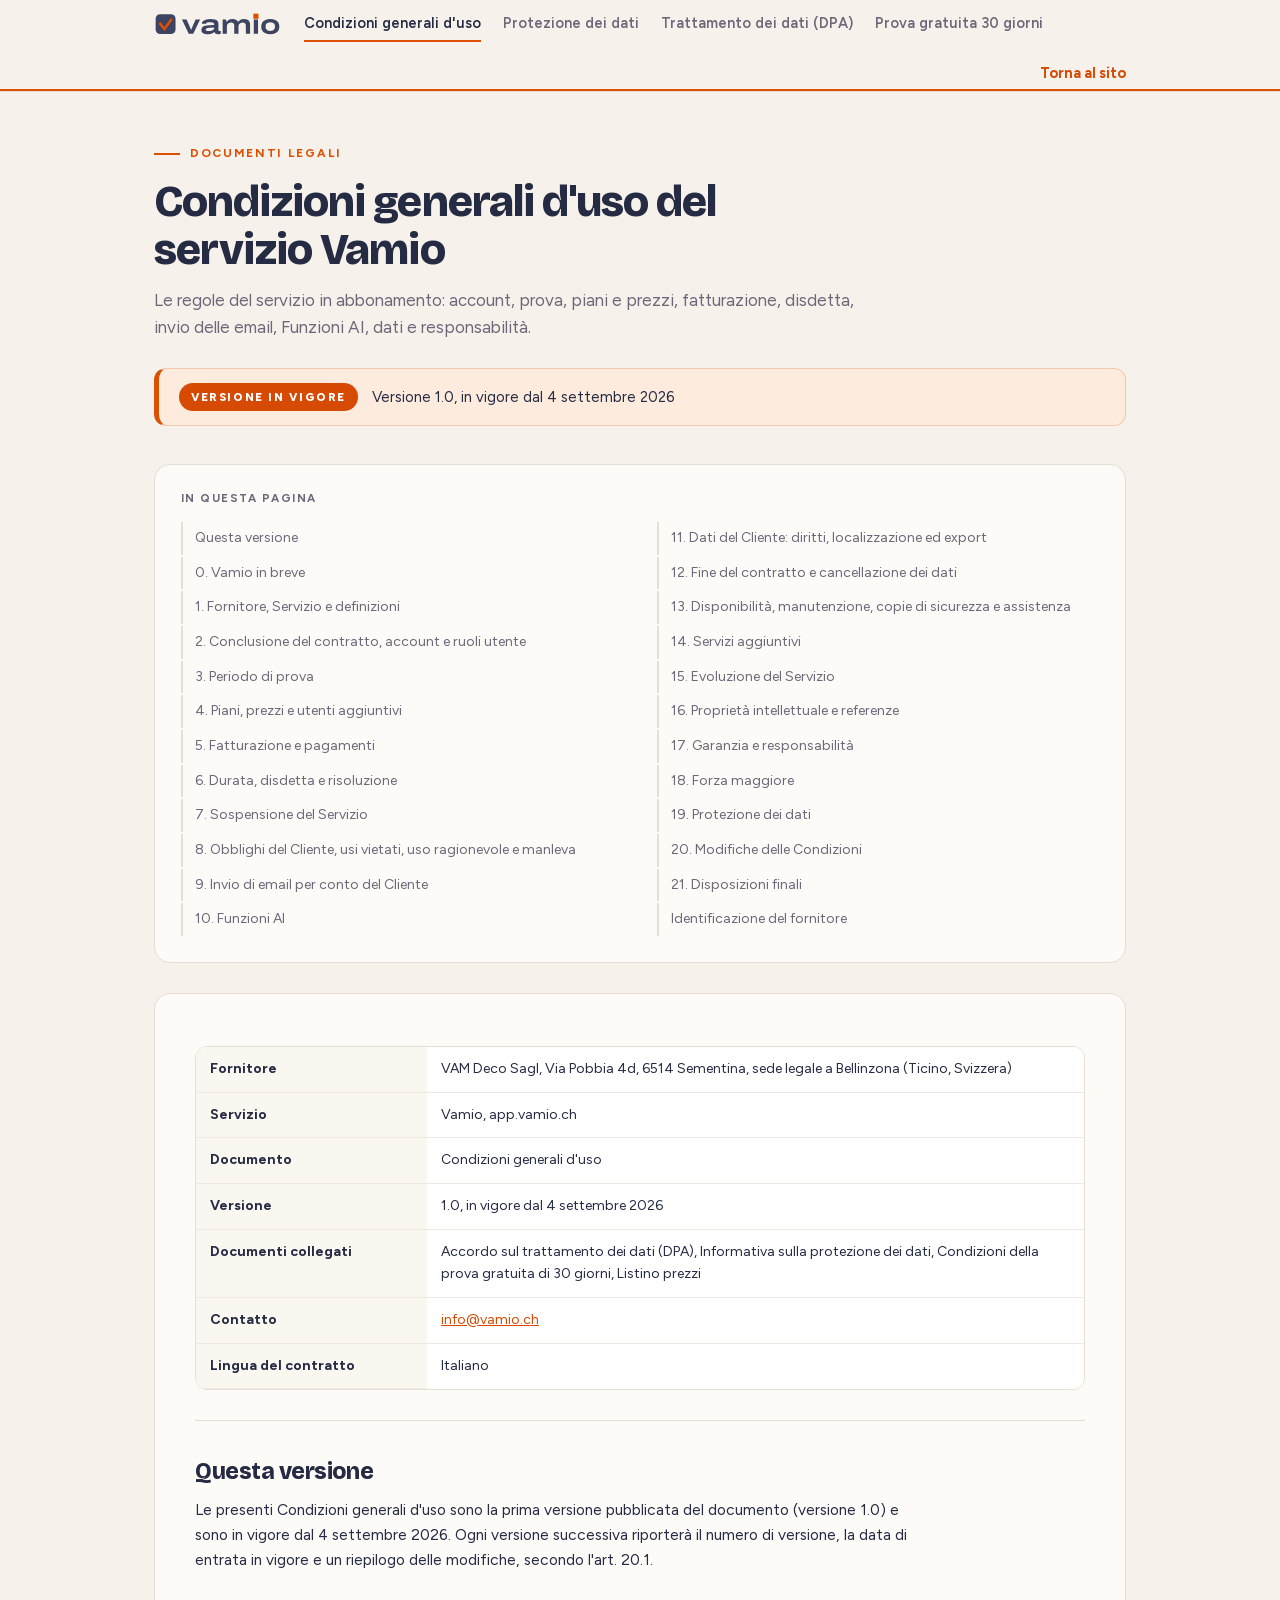
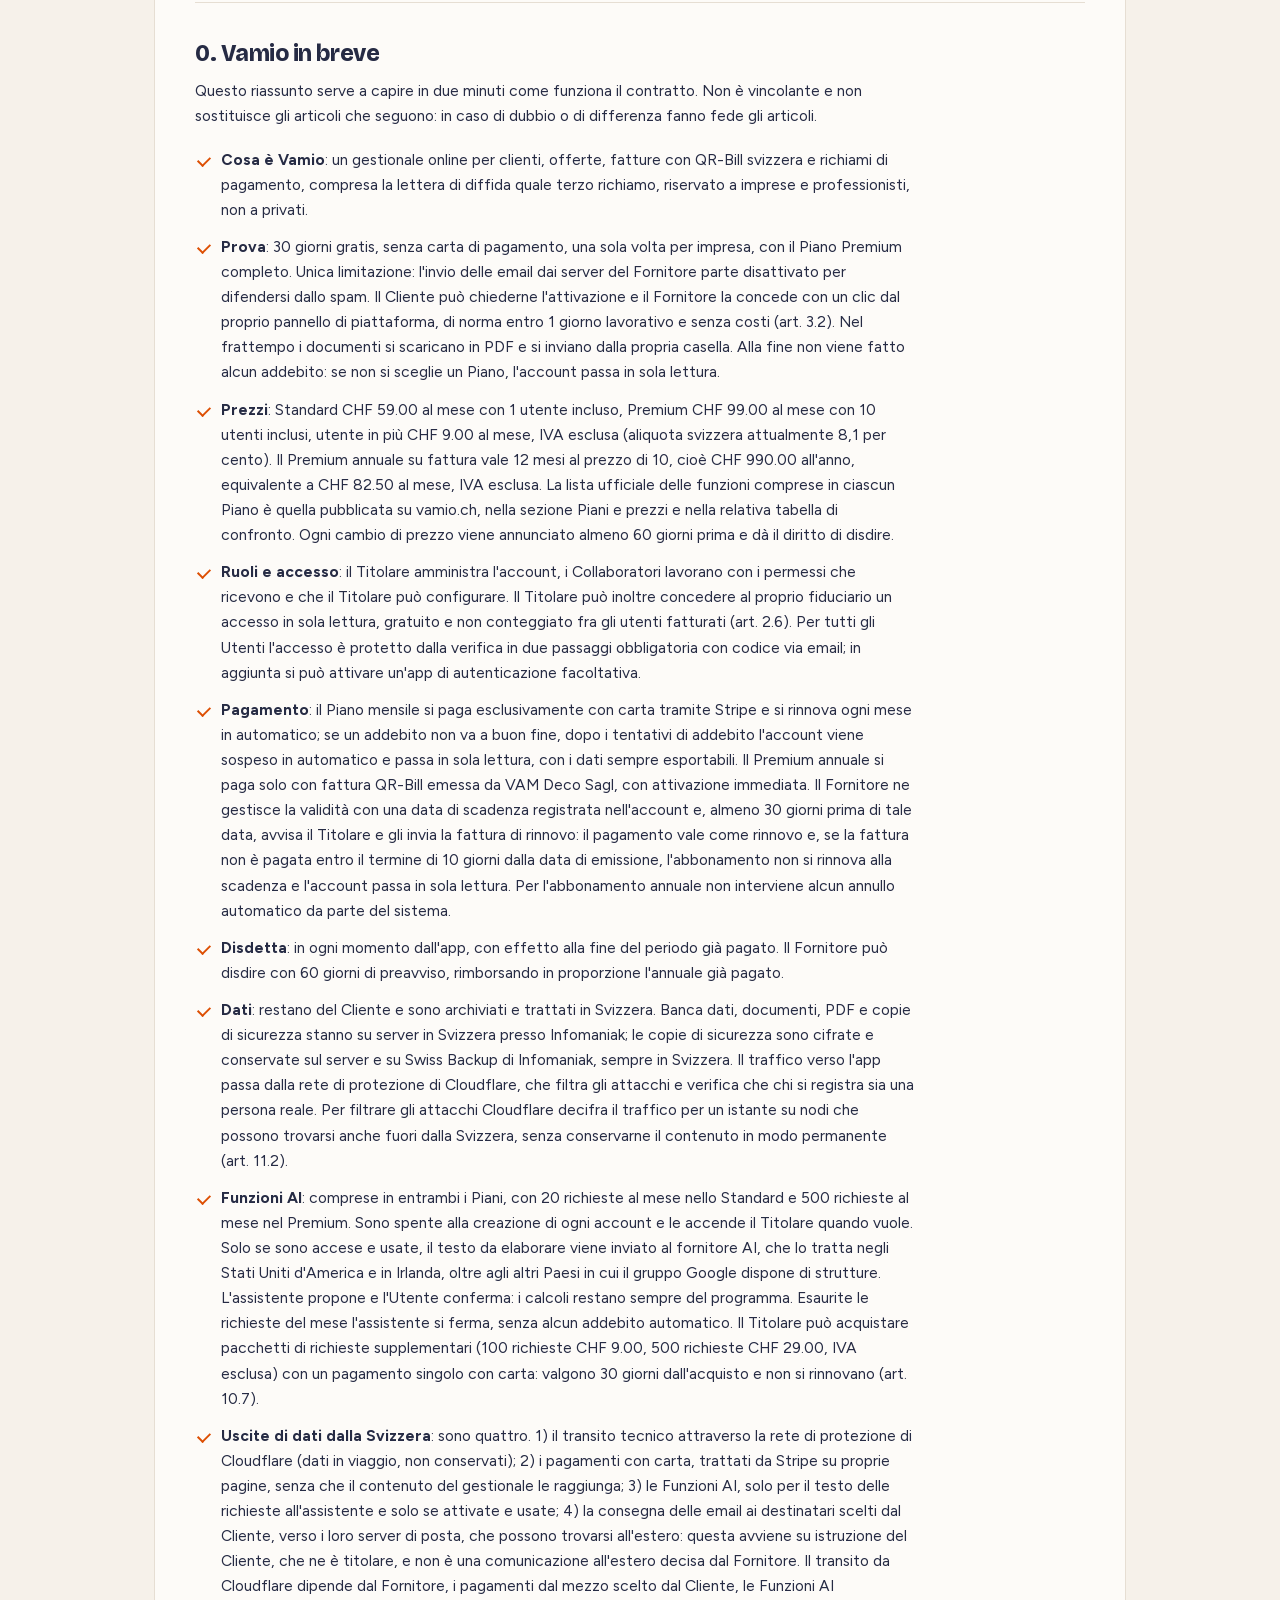
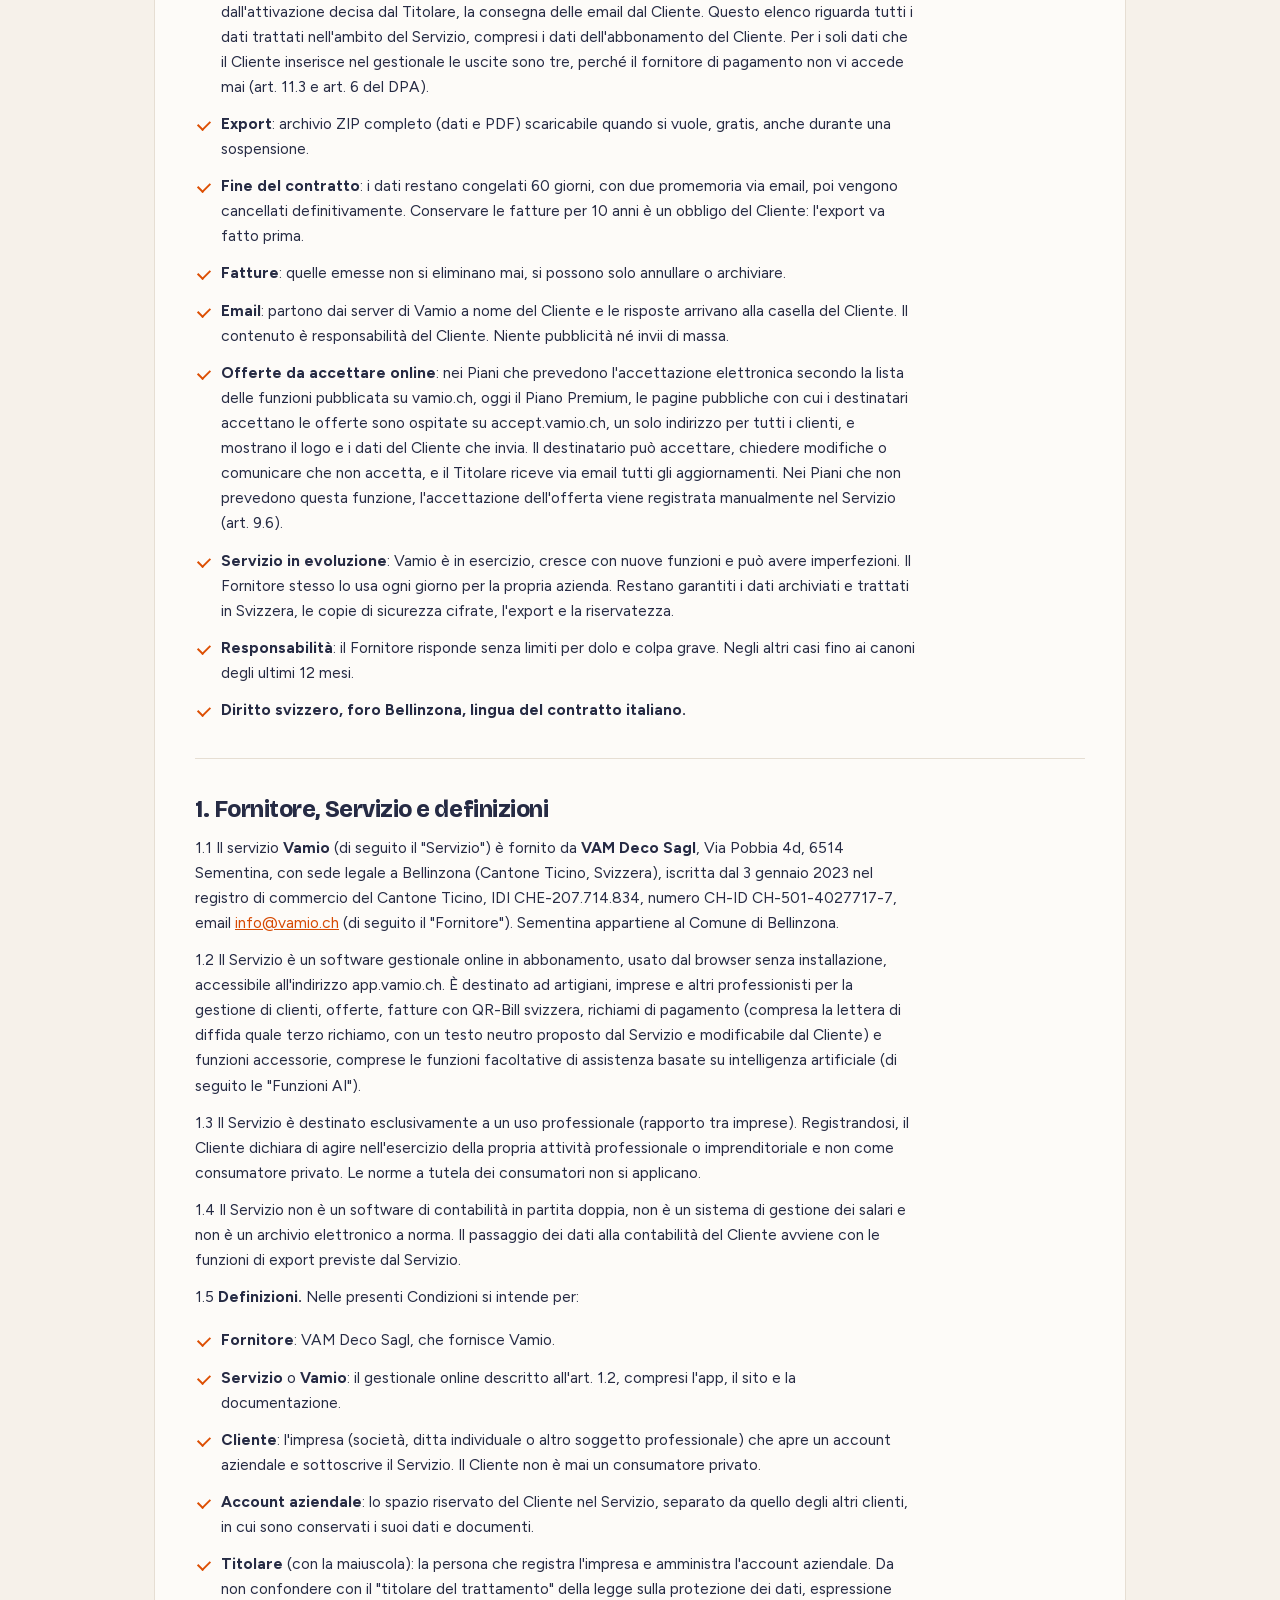
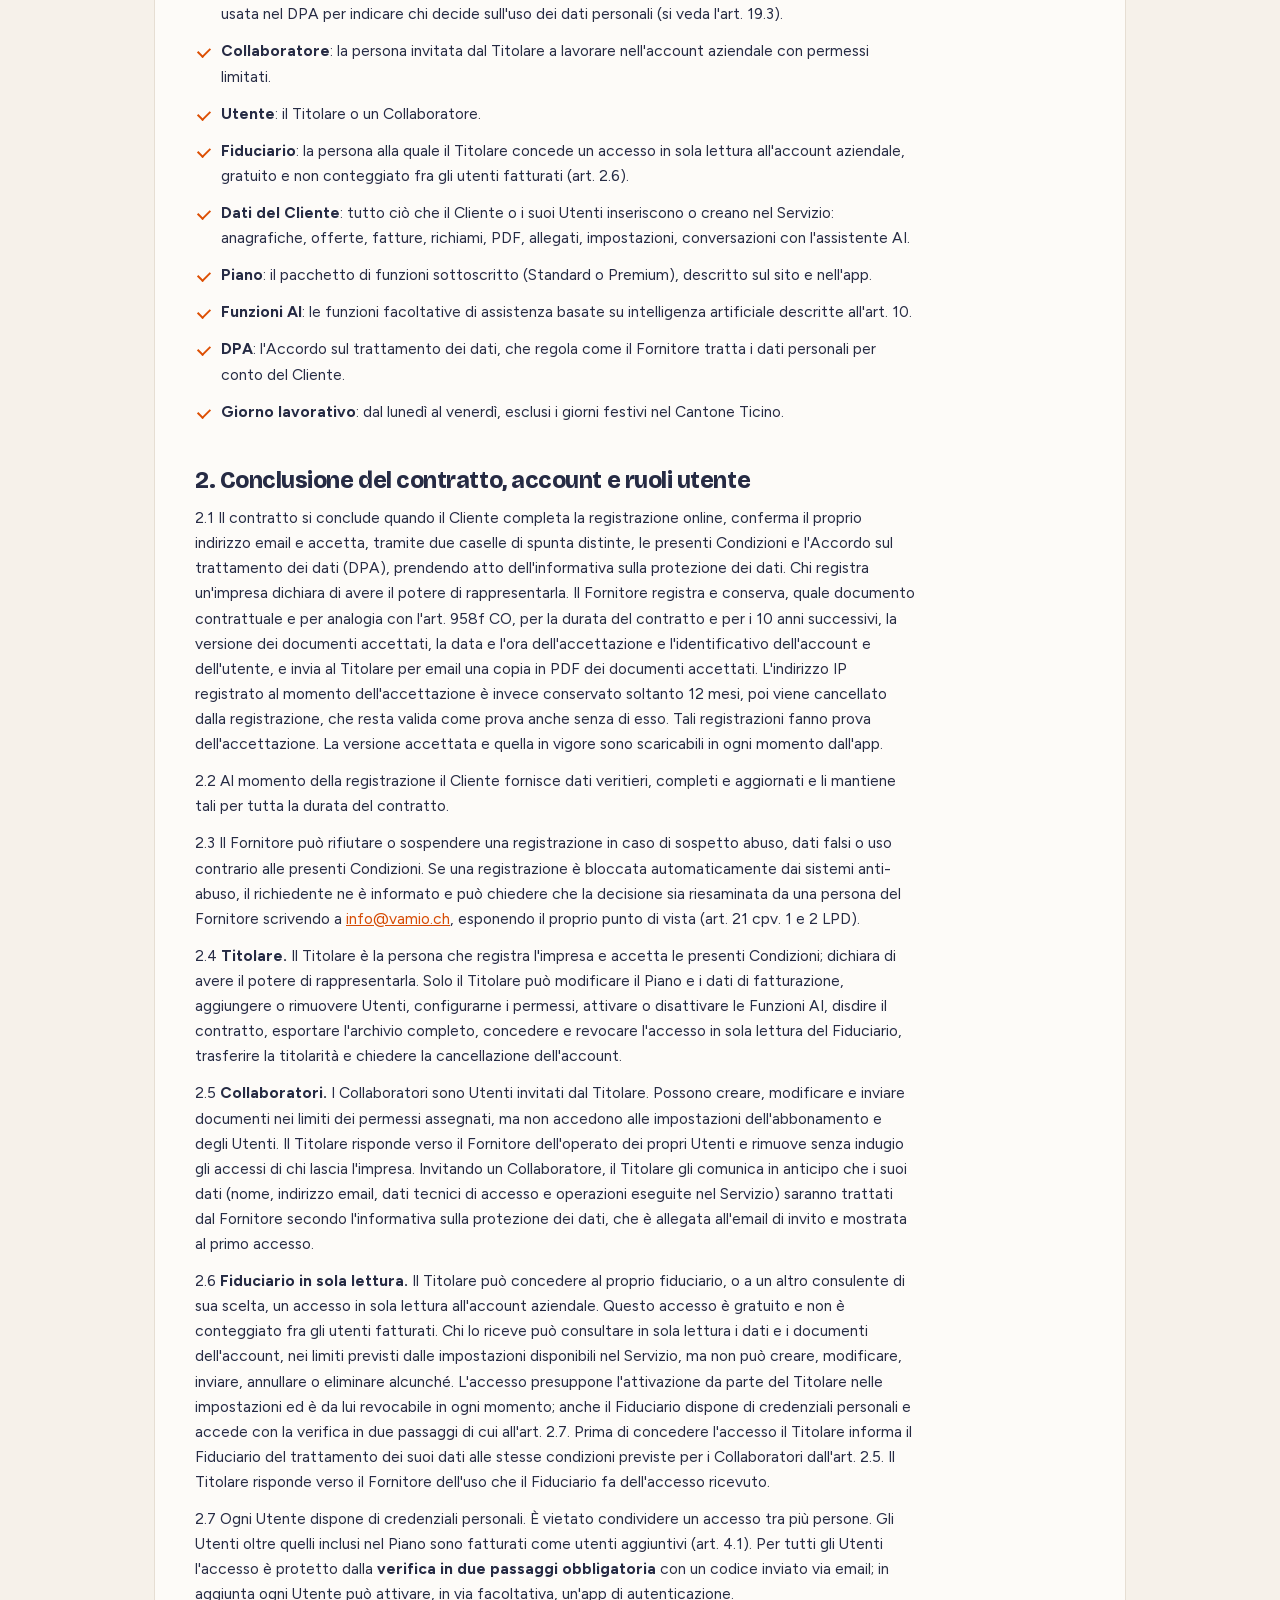
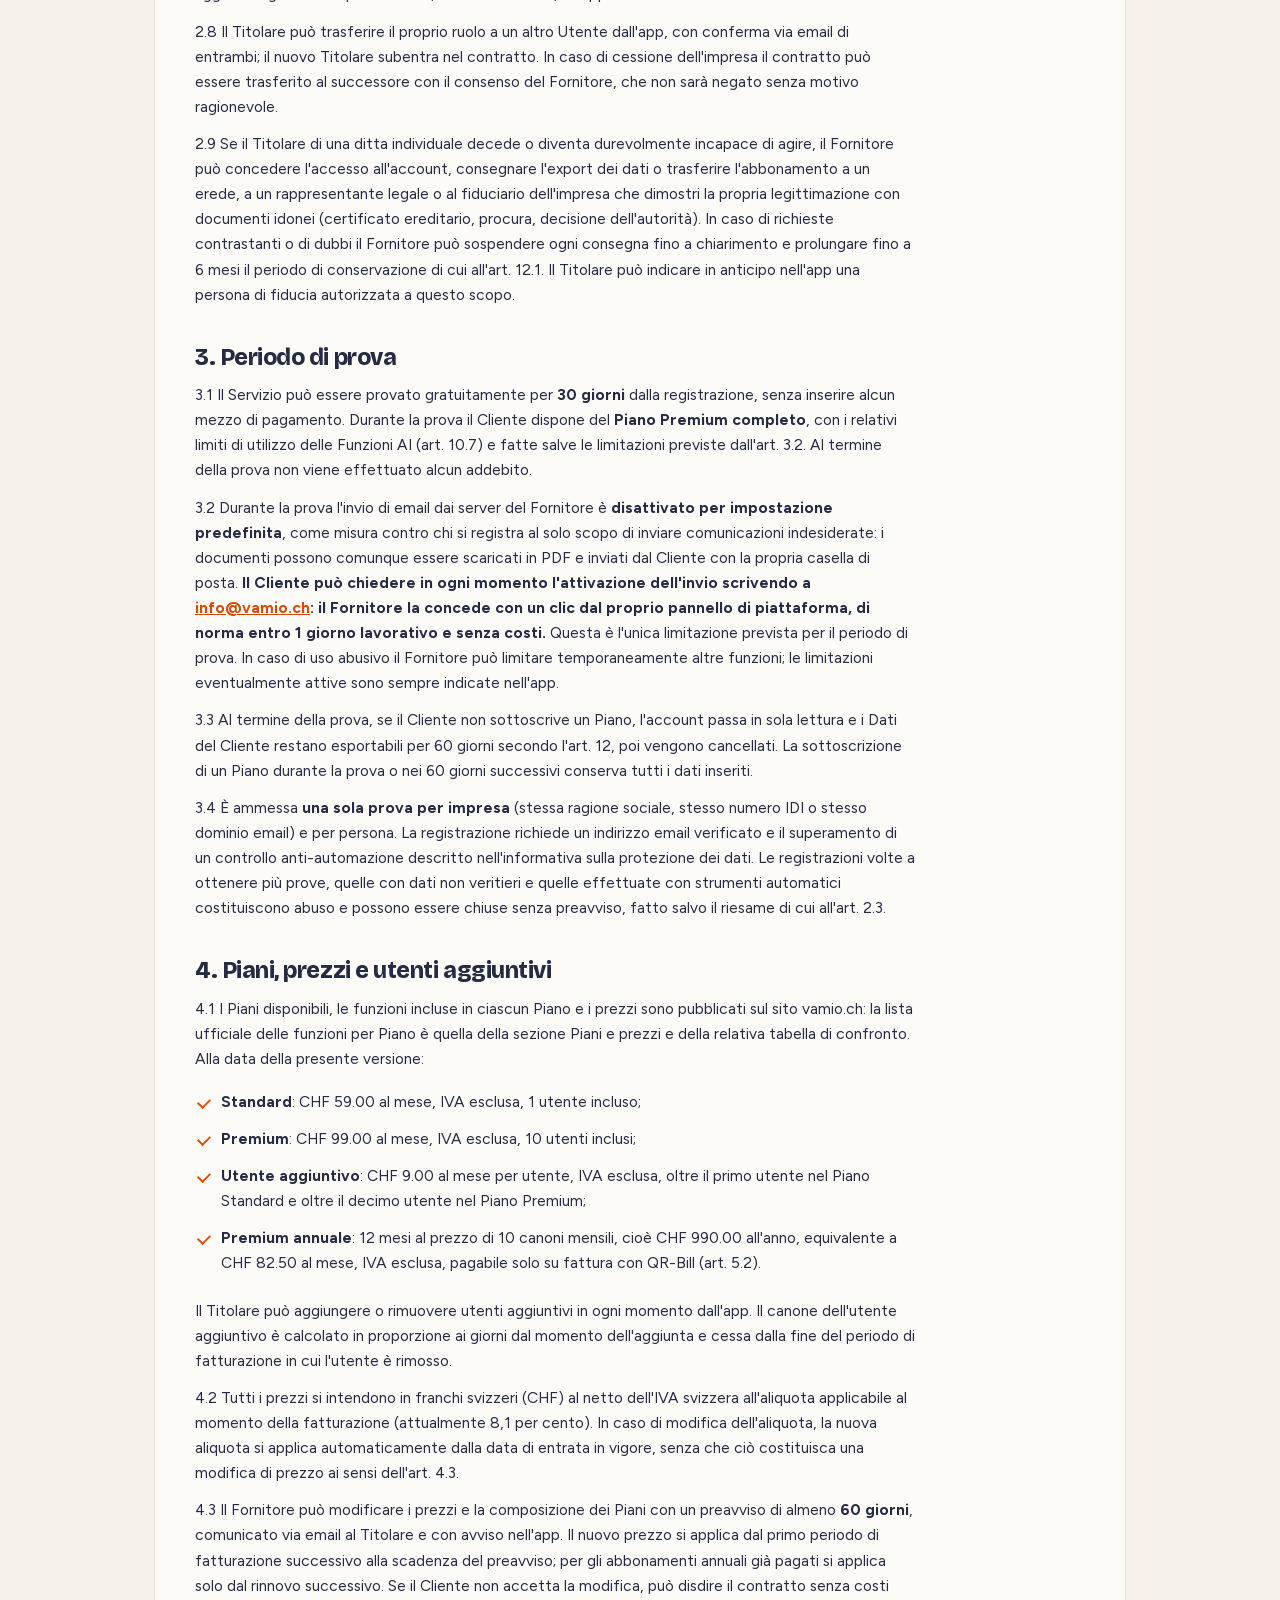
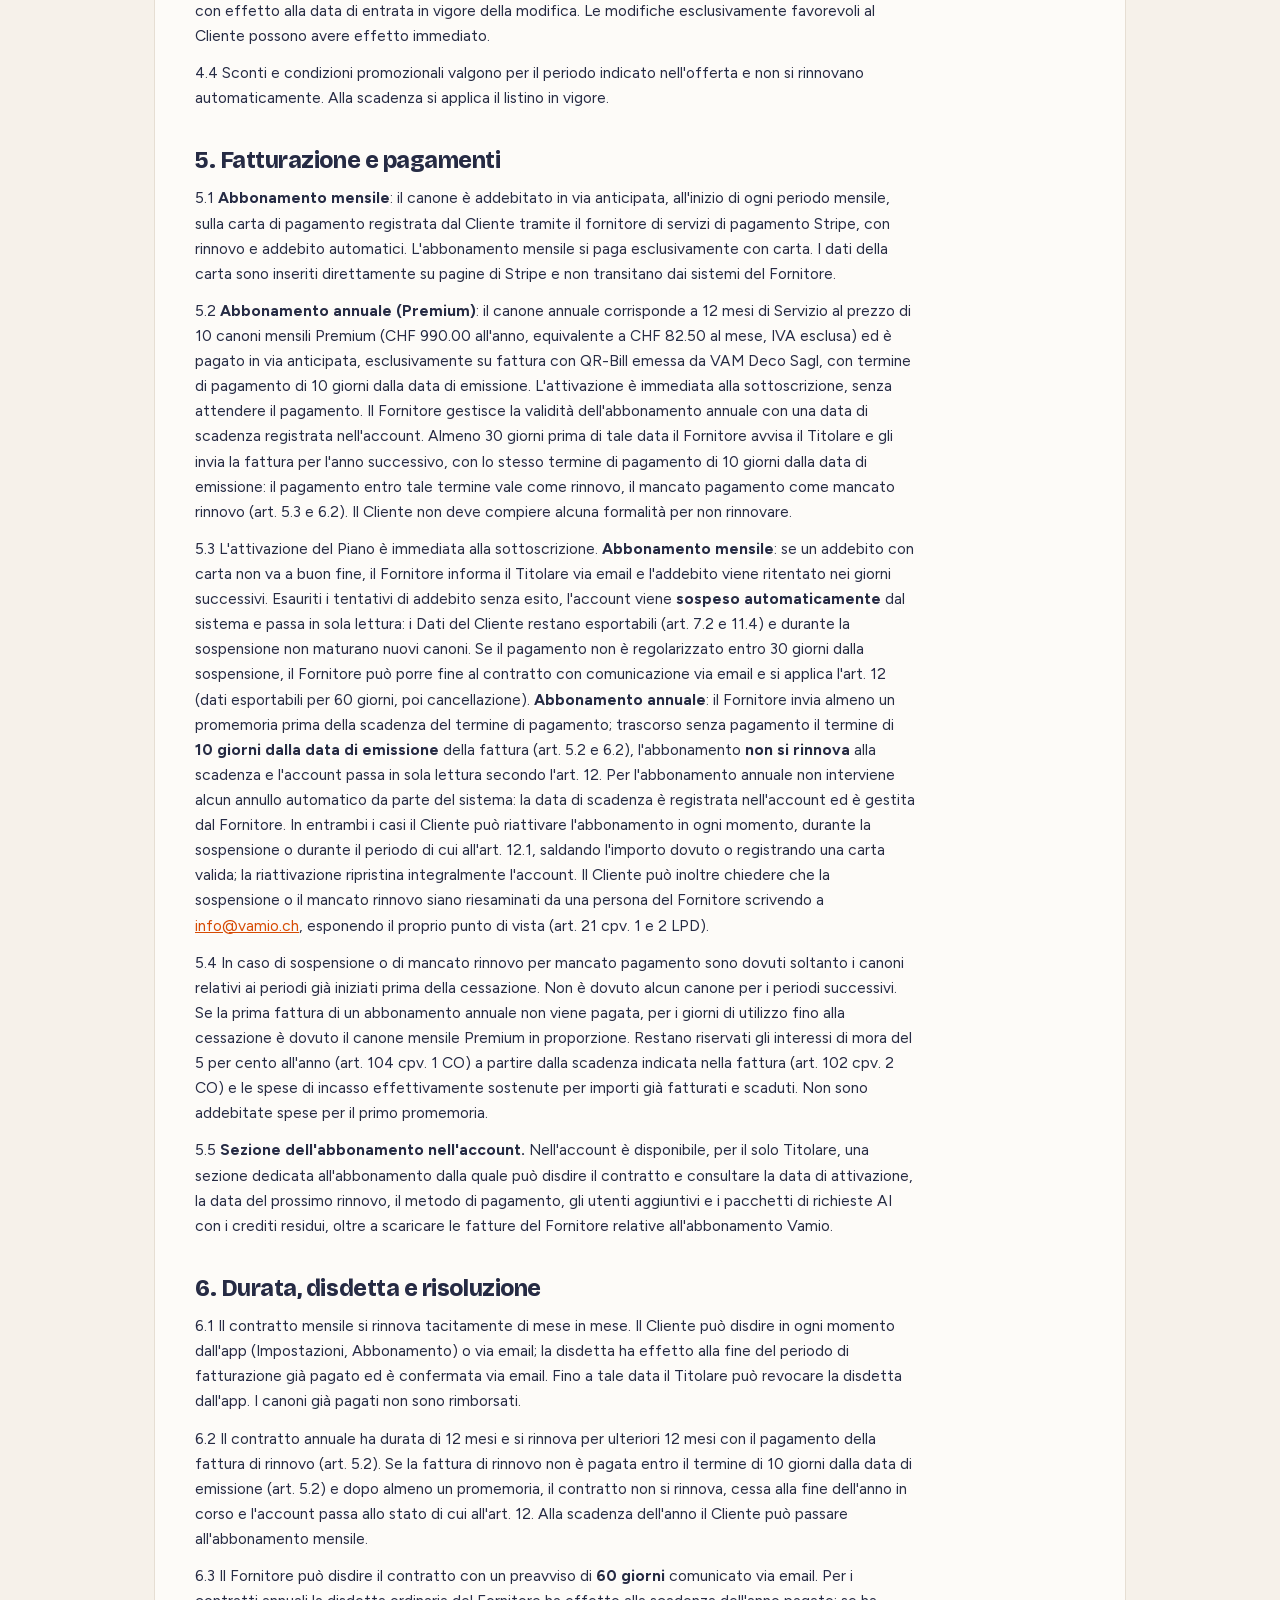
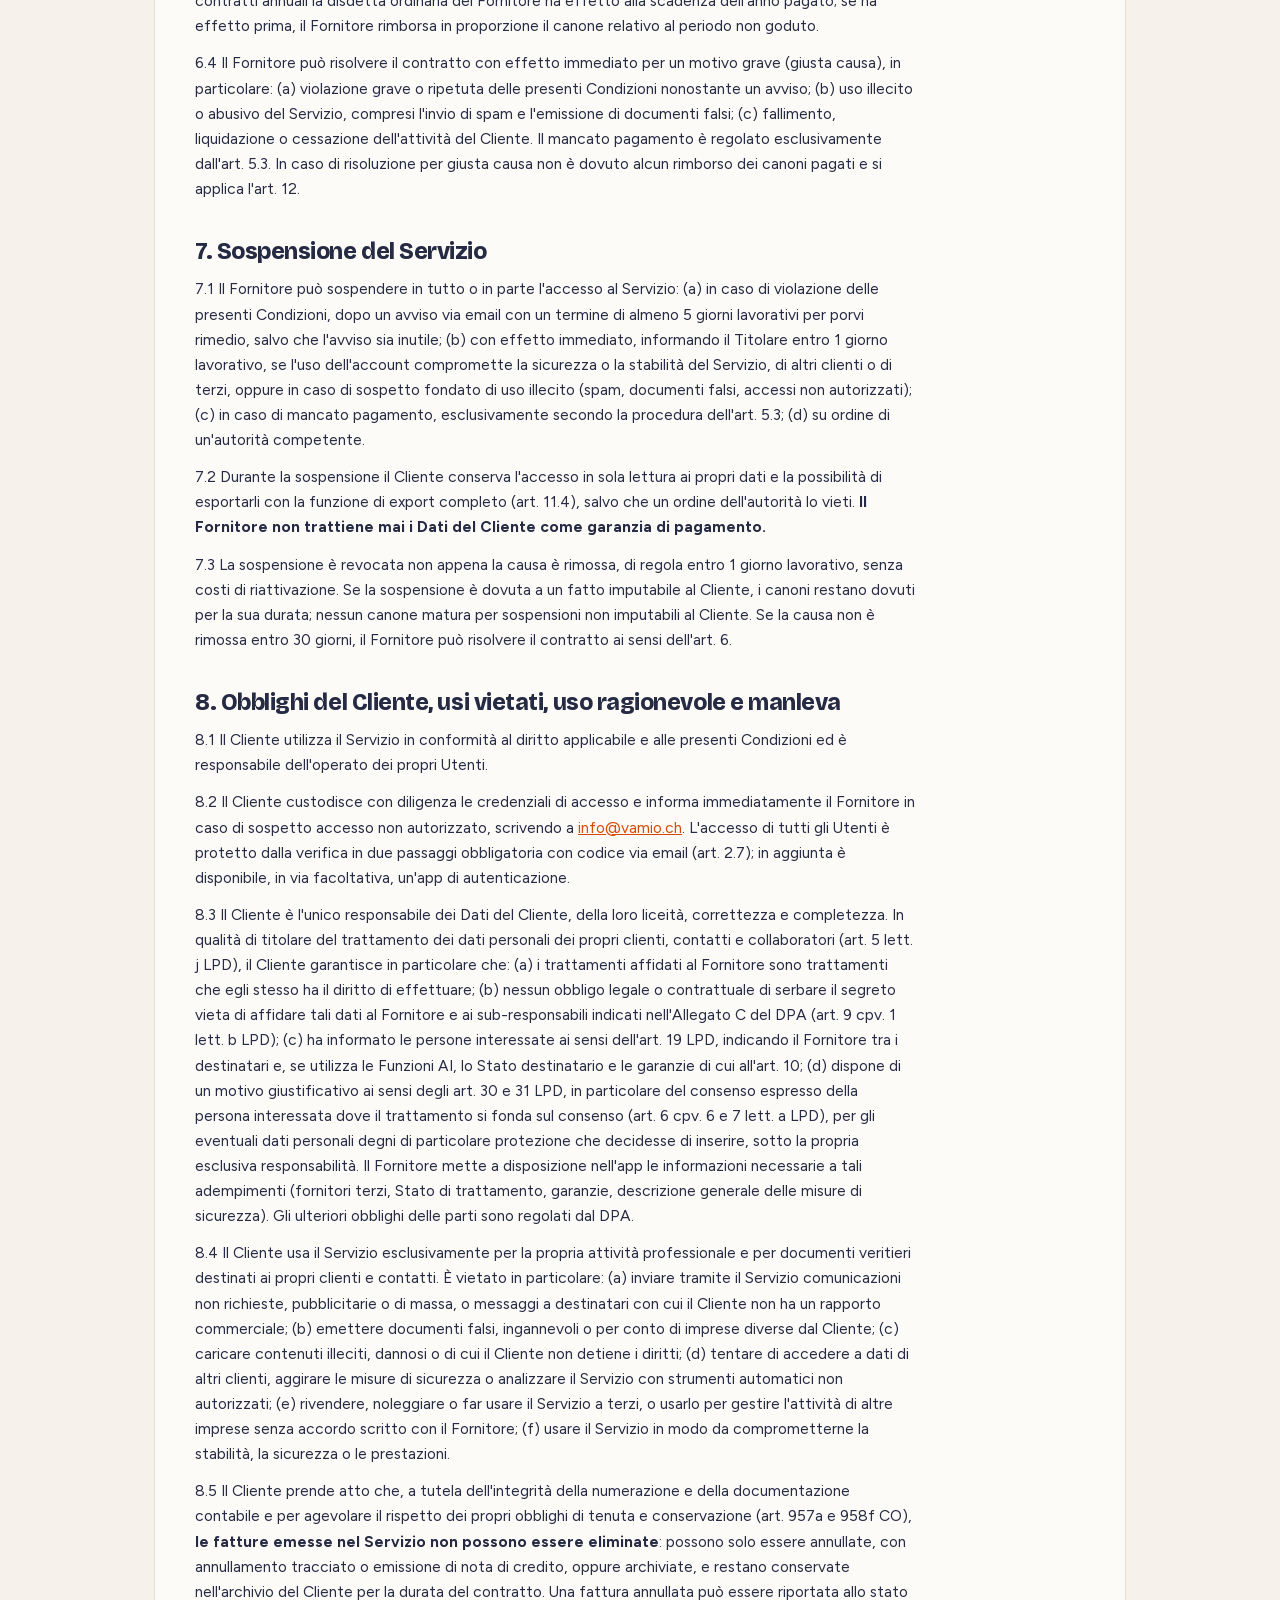
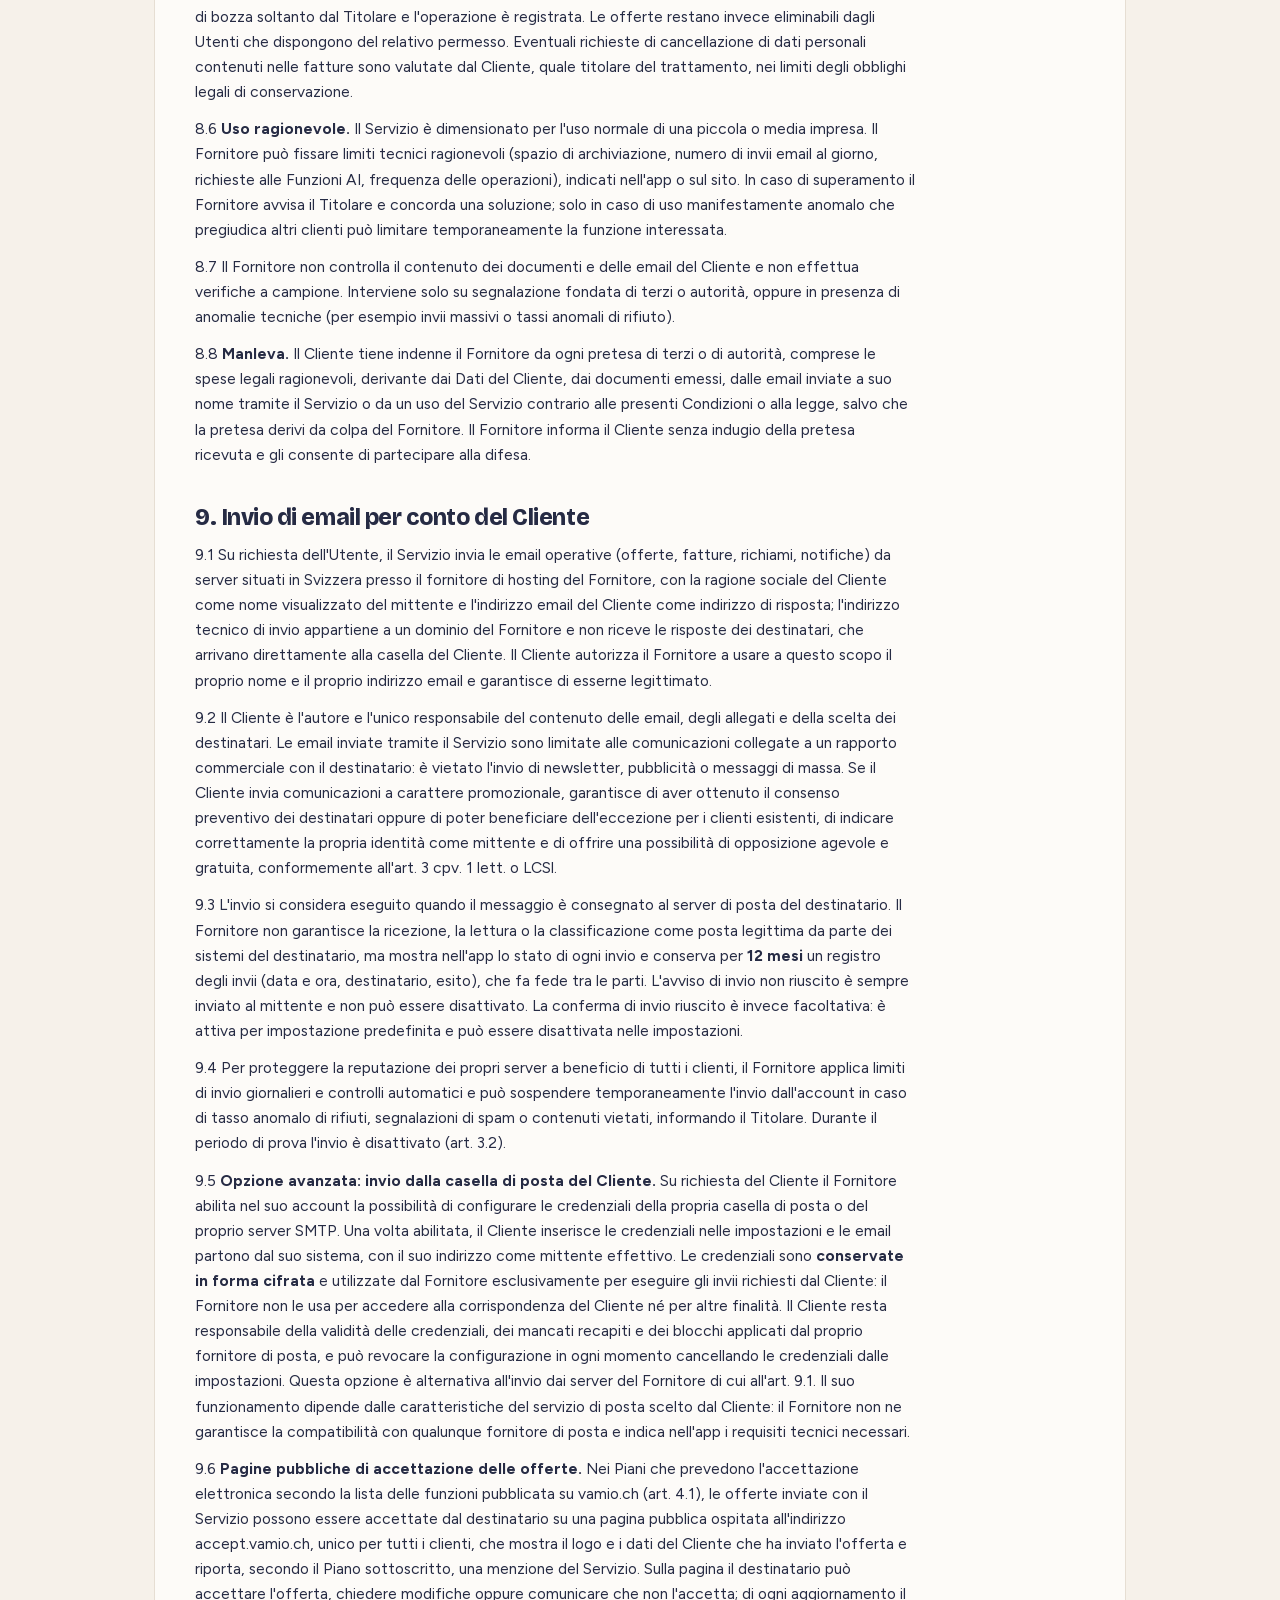
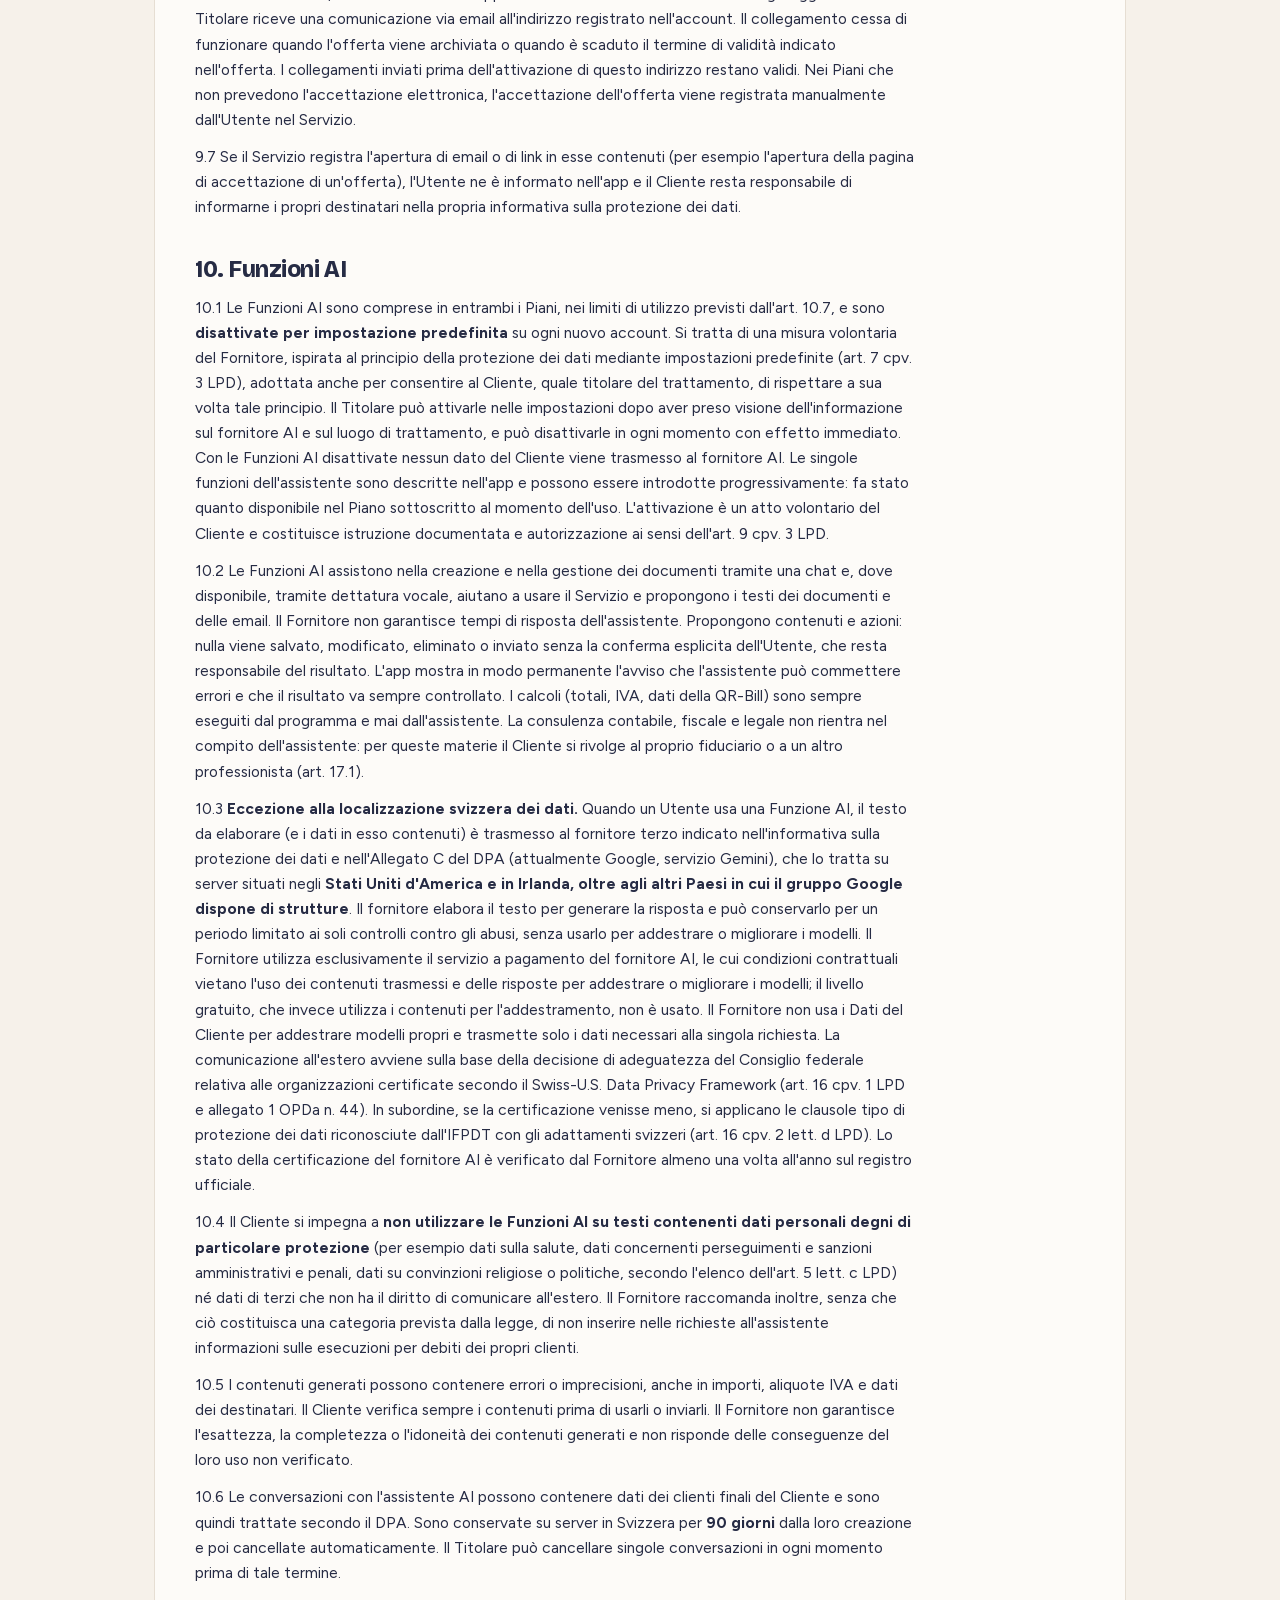
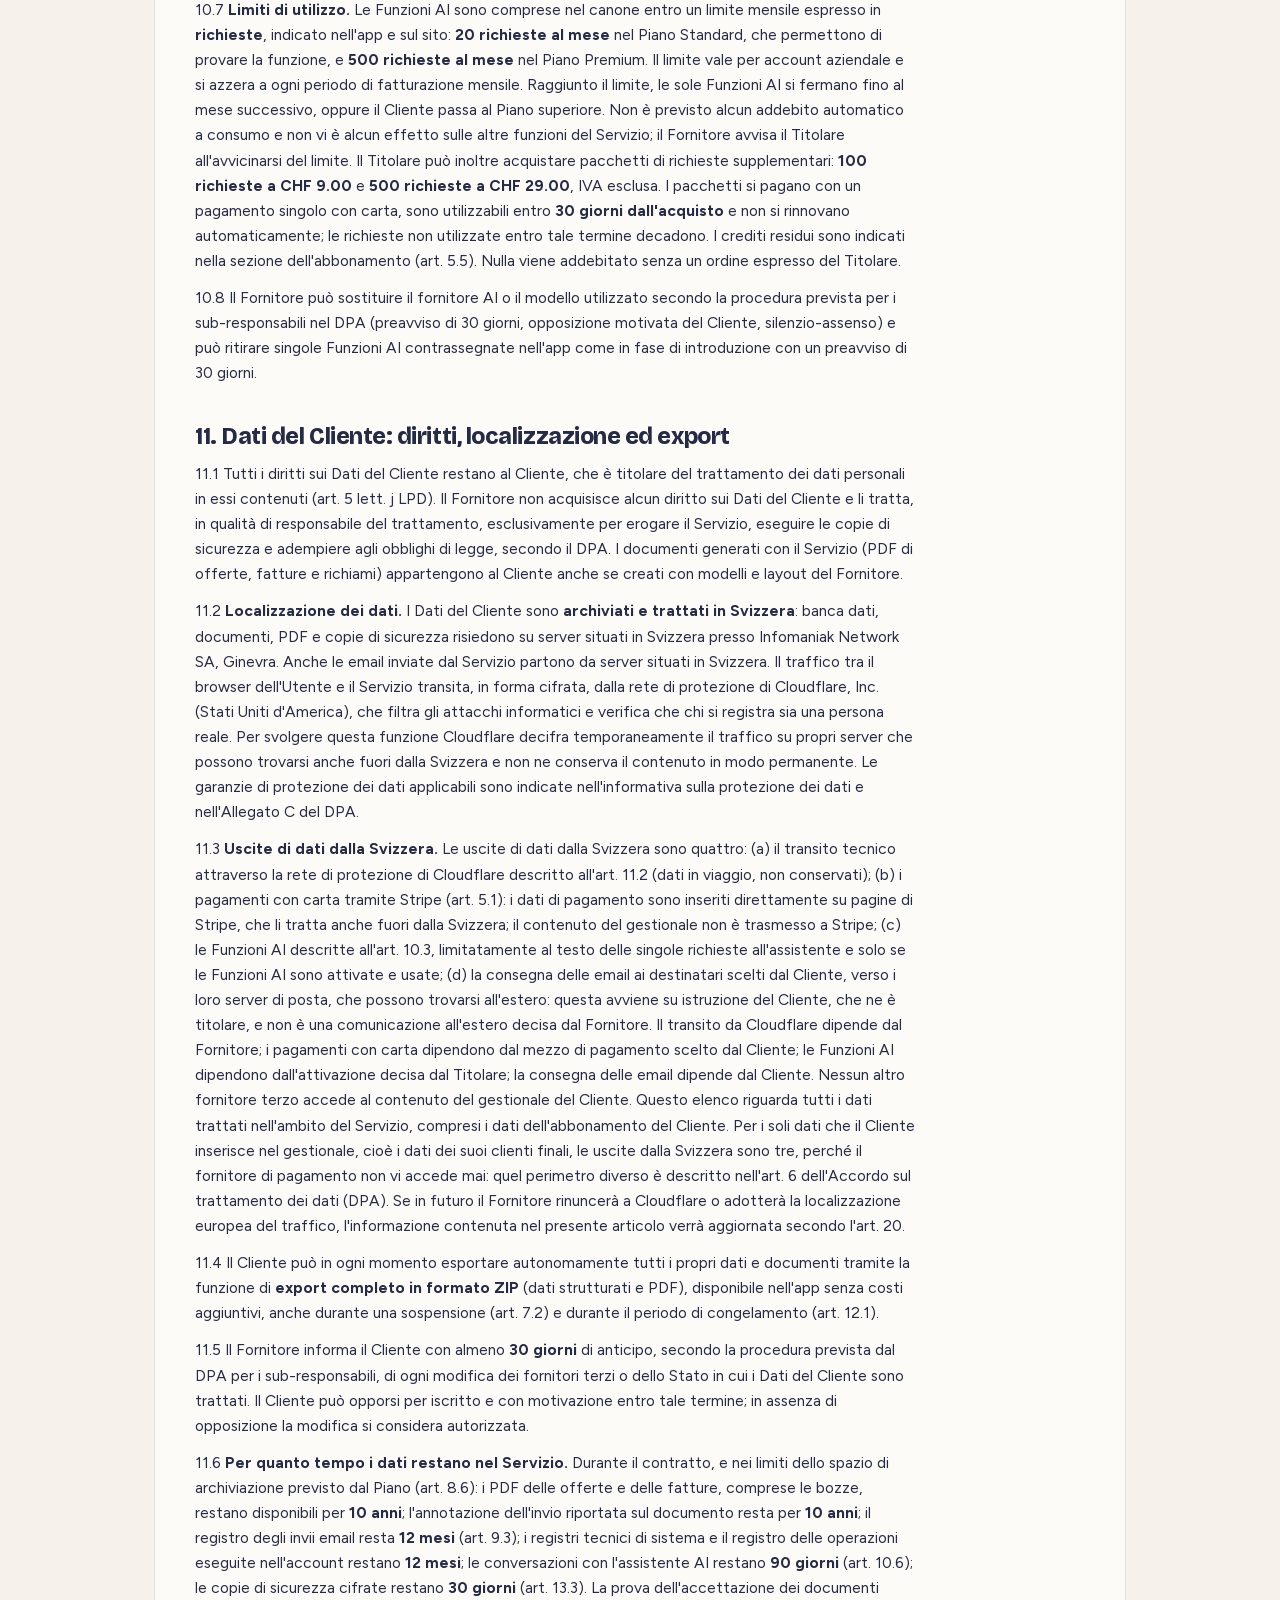
<file: legale/condizioni.html>
<!DOCTYPE html>
<html lang="it">
<head>
<meta charset="utf-8">
<meta name="viewport" content="width=device-width, initial-scale=1">
<title>Vamio, condizioni generali d'uso</title>
<meta name="description" content="Le regole del servizio in abbonamento: account, prova, piani e prezzi, fatturazione, disdetta, invio delle email, Funzioni AI, dati e responsabilità.">
<link rel="icon" href="/web-assets/favicon.ico" sizes="32x32">
<link rel="icon" type="image/svg+xml" href="/web-assets/vamio-volpe-icona.svg">
<link rel="icon" type="image/png" sizes="32x32" href="/web-assets/favicon-32.png">
<link rel="apple-touch-icon" sizes="180x180" href="/web-assets/apple-touch-icon.png">
<link rel="manifest" href="/site.webmanifest">
<meta name="theme-color" content="#3D4461">
<link rel="stylesheet" href="../web-assets/fonts.css">
<link rel="canonical" href="https://vamio.ch/legale/condizioni.html">
<style>
*{margin:0;padding:0;box-sizing:border-box}
:root{
  --ink:#262B44; --ink-2:#6E6779; --paper:#F6F1EA; --card:#FDFBF8; --line:#E6DED3;
  --blu:#3D4461; --or:#DD4F03; --cta:#D64A03; --tint:#FDEBDD; --tint-line:#F3C9AE;
}
html{scroll-behavior:smooth}
body{font-family:"Figtree","Helvetica Neue",Arial,sans-serif;background:var(--paper);color:var(--ink);
  line-height:1.62;-webkit-font-smoothing:antialiased;font-size:16px}
h1,h2,h3,h4{font-family:"Bricolage Grotesque","Figtree",Arial,sans-serif;font-weight:800;
  letter-spacing:-.02em;line-height:1.1}
a{color:var(--cta)}
.wrap{max-width:1020px;margin:0 auto;padding:0 24px}

.nav{position:sticky;top:0;z-index:20;background:rgba(246,241,234,.94);backdrop-filter:blur(10px);
  border-bottom:1px solid var(--line);box-shadow:inset 0 -2px 0 var(--or)}
.nav-in{max-width:1020px;margin:0 auto;padding:0 24px;min-height:64px;display:flex;align-items:center;
  gap:8px 22px;flex-wrap:wrap}
.nav-in .brand{display:flex;align-items:center;padding:12px 0}
.nav-in .brand svg{height:24px;width:auto;display:block}
.nav-in a{font-weight:600;font-size:14.5px;color:var(--ink-2);text-decoration:none;padding:6px 0}
.nav-in a:hover{color:var(--ink)}
.nav-in a.torna{margin-left:auto;color:var(--cta);font-weight:700}
.nav-in a.on{color:var(--ink);box-shadow:inset 0 -2px 0 var(--or)}

header.top{padding:52px 0 8px}
.eyebrow{font-weight:700;font-size:12px;letter-spacing:.14em;text-transform:uppercase;color:var(--or);
  display:flex;align-items:center;gap:10px}
.eyebrow::before{content:"";width:26px;height:2px;background:var(--or)}
header.top h1{font-size:clamp(30px,4.4vw,44px);margin:14px 0 12px;max-width:20ch}
header.top .sub{color:var(--ink-2);font-size:17px;max-width:64ch}
.versione{display:flex;align-items:center;gap:14px;flex-wrap:wrap;background:var(--tint);
  border:1px solid var(--tint-line);border-left:5px solid var(--or);border-radius:12px;
  padding:14px 20px;margin:26px 0 4px;font-size:15px}
.versione .tag{font-weight:800;font-size:11.5px;letter-spacing:.14em;text-transform:uppercase;
  color:#fff;background:var(--cta);border-radius:999px;padding:5px 12px;white-space:nowrap}
.versione b{color:#8A3400}

main{padding:26px 0 64px}
.toc{background:var(--card);border:1px solid var(--line);border-radius:16px;padding:24px 26px;margin-bottom:30px}
.toc .lbl{font-weight:700;font-size:11.5px;letter-spacing:.13em;text-transform:uppercase;color:var(--ink-2);
  margin-bottom:14px}
.toc ol{list-style:none;columns:2;column-gap:34px}
.toc li{break-inside:avoid;margin-bottom:2px}
.toc a{display:block;padding:5px 0 5px 12px;border-left:2px solid var(--line);color:var(--ink-2);
  text-decoration:none;font-size:14px}
.toc a:hover{border-left-color:var(--or);color:var(--ink)}
@media(max-width:720px){.toc ol{columns:1}}

article{background:var(--card);border:1px solid var(--line);border-radius:16px;padding:34px 40px 40px}
article p,article ul,article ol,article h2,article h3,article h4,article .nota{max-width:72ch}
article h2{font-size:23px;margin:38px 0 12px;scroll-margin-top:88px}
article h2:first-child{margin-top:0}
article h3{font-size:17.5px;margin:26px 0 8px;scroll-margin-top:88px}
article h4{font-size:15.5px;margin:20px 0 6px}
article p{margin-bottom:12px;font-size:15.5px}
article hr{border:none;border-top:1px solid var(--line);margin:30px 0;max-width:none}
article strong{font-weight:700}
code{font-family:"Figtree",Arial,sans-serif;font-weight:600;background:#EFE9E1;padding:1px 6px;
  border-radius:4px;font-size:.92em}

ul.p{list-style:none;margin:8px 0 16px}
ul.p li{padding:6px 0 6px 26px;position:relative;font-size:15.5px}
ul.p li::before{content:"";position:absolute;left:3px;top:15px;width:10px;height:6px;
  border-left:2.2px solid var(--or);border-bottom:2.2px solid var(--or);transform:rotate(-45deg)}
ol.n{margin:8px 0 16px;padding-left:26px}
ol.n li{padding:5px 0 5px 4px;font-size:15.5px}
ol.n li::marker{color:var(--or);font-weight:700}

.tw{overflow-x:auto;border:1px solid var(--line);border-radius:12px;margin:18px 0 22px;
  max-width:100%;-webkit-overflow-scrolling:touch}
table{width:100%;border-collapse:collapse;font-size:14px;background:#fff;min-width:520px}
th,td{padding:11px 14px;border-bottom:1px solid #EFE9E1;vertical-align:top;text-align:left}
th{font-weight:700;background:#FAF6F0;font-size:13.5px}
table.kv th{width:26%;min-width:150px;font-size:14px;color:var(--ink)}
table.kv td{font-size:14px}
tr:last-child td{border-bottom:none}

.nota{background:var(--tint);border:1px solid var(--tint-line);border-radius:12px;
  padding:16px 20px 6px;margin:18px 0 22px}
.nota p{font-size:15px}
.nota ul.p{margin-bottom:12px}
.nota hr{display:none}

footer{background:var(--blu);color:#B4B1C2;padding:40px 0 52px;font-size:13.5px}
footer .cols{display:grid;grid-template-columns:1.3fr 1fr;gap:34px}
@media(max-width:720px){footer .cols{grid-template-columns:1fr}}
footer b{color:#fff;font-weight:700}
footer .lbl{font-weight:700;font-size:11.5px;letter-spacing:.13em;text-transform:uppercase;
  color:#8E8AA0;margin-bottom:12px}
footer a{color:#E4E2EA;text-decoration:none;display:block;padding:4px 0}
footer a:hover{color:#fff;text-decoration:underline}
footer .fine{margin-top:28px;padding-top:18px;border-top:1px solid #4C5271;color:#8E8AA0;font-size:12.5px}

@media print{
  @page{margin:16mm 14mm}
  body{background:#fff;font-size:10.5pt;line-height:1.5}
  .nav,.toc{display:none}
  .wrap{max-width:none;padding:0}
  header.top{padding:0 0 6px}
  header.top h1{font-size:22pt}
  article{background:#fff;border:none;border-radius:0;padding:0}
  article p,article ul,article ol,article h2,article h3,article h4,article .nota{max-width:none}
  article h2{font-size:14pt;margin:18pt 0 6pt;break-after:avoid}
  article h3{font-size:11.5pt;break-after:avoid}
  article p,article li{font-size:10.5pt}
  .versione{background:#fff;border:1px solid #999;border-left:3pt solid #999}
  .versione .tag{background:#fff;color:#000;border:1px solid #999}
  .nota{background:#fff;border:1px solid #BBB}
  .tw{overflow:visible;border:1px solid #BBB}
  table{font-size:9pt;min-width:0}
  th{background:#F2F2F2}
  tr{break-inside:avoid}
  .nota,.tw{break-inside:auto}
  footer{background:#fff;color:#333;border-top:1px solid #BBB;padding:12pt 0 0}
  footer b{color:#000}
  footer a{color:#333}
}
</style>
</head>
<body>

<nav class="nav" aria-label="Documenti legali Vamio">
  <div class="nav-in">
    <a class="brand" href="../" aria-label="Vamio, torna al sito"><svg style="height:24px;width:auto" xmlns="http://www.w3.org/2000/svg" viewBox="-60 -800 4704 880" role="img" aria-label="Vamio">
  <g transform="translate(0 -720.0) scale(1.42578125)">
    <rect width="512" height="512" rx="118" fill="#3D4461"/>
    <path d="M118 250 L225 380 L394 148" fill="none" stroke="#DD4F03" stroke-width="66" stroke-linecap="square" stroke-linejoin="miter"/>
  </g>
  <g transform="translate(960 0)">
    <path fill="#3D4461" d="M254.7825927734375 0.0 3.9129638671875 -527.2174072265625H173.566650390625L283.6966552734375 -278.391845703125Q290.479248046875 -263.391845703125 299.93572998046875 -239.82666015625Q309.3922119140625 -216.261474609375 319.34869384765625 -191.9136962890625Q329.30517578125 -167.56591796875 336.6529541015625 -148.2181396484375H345.0877685546875Q352.6529541015625 -167.7833251953125 361.82684326171875 -192.23980712890625Q371.000732421875 -216.6962890625 380.2833251953125 -240.261474609375Q389.56591796875 -263.82666015625 396.3485107421875 -278.82666015625L505.60888671875 -527.2174072265625H670.175537109375L419.305908203125 0.0Z M944.0 12Q896.13037109375 12.0 854.8694458007812 4.60870361328125Q813.6085205078125 -2.7825927734375 782.6737060546875 -20.2825927734375Q751.7388916015625 -37.7825927734375 734.521484375 -67.89129638671875Q717.3040771484375 -98.0 717.3040771484375 -143.6522216796875Q717.3040771484375 -207.434814453125 751.9779663085938 -243.54351806640625Q786.65185546875 -279.6522216796875 850.217041015625 -295.97833251953125Q913.7822265625 -312.304443359375 999.2822265625 -316.5218505859375Q1084.7822265625 -320.7392578125 1185.8692626953125 -320.7392578125V-340.3477783203125Q1185.8692626953125 -372.825927734375 1169.9127807617188 -392.06500244140625Q1153.956298828125 -411.3040771484375 1121.4129638671875 -419.586669921875Q1088.86962890625 -427.8692626953125 1037.4351806640625 -427.8692626953125Q997.6529541015625 -427.8692626953125 965.3922119140625 -422.41278076171875Q933.1314697265625 -416.956298828125 914.1314697265625 -405.49981689453125Q895.1314697265625 -394.0433349609375 895.1314697265625 -375.825927734375V-365.565185546875H737.5648193359375Q736.5648193359375 -369.565185546875 736.1735229492188 -373.23907470703125Q735.7822265625 -376.9129638671875 735.7822265625 -381.695556640625Q735.7822265625 -428.695556640625 770.9779663085938 -464.13037109375Q806.1737060546875 -499.565185546875 875.565185546875 -519.3912963867188Q944.9566650390625 -539.2174072265625 1048.0003662109375 -539.2174072265625Q1143.6092529296875 -539.2174072265625 1209.2833251953125 -522.1087036132812Q1274.9573974609375 -505.0 1308.7618408203125 -466.2174072265625Q1342.5662841796875 -427.434814453125 1342.5662841796875 -361.86962890625V-141.391845703125Q1342.5662841796875 -123.0440673828125 1350.1749877929688 -112.71795654296875Q1357.78369140625 -102.391845703125 1376.1314697265625 -102.391845703125H1428.0010986328125V-5.6522216796875Q1416.2618408203125 -1.0 1388.0225830078125 5.5Q1359.7833251953125 12.0 1326.4788818359375 12.0Q1280.3048095703125 12.0 1253.7394409179688 1.32611083984375Q1227.174072265625 -9.3477783203125 1215.0435180664062 -27.695556640625Q1202.9129638671875 -46.0433349609375 1198.0433349609375 -68.1737060546875H1190.0433349609375Q1161.825927734375 -43.2607421875 1123.5868530273438 -24.9129638671875Q1085.3477783203125 -6.565185546875 1040.0 2.7174072265625Q994.6522216796875 12.0 944.0 12ZM985.1744384765625 -99.1307373046875Q1013.478515625 -99.1307373046875 1047.6957397460938 -105.36981201171875Q1081.9129638671875 -111.60888671875 1113.7172241210938 -124.13055419921875Q1145.521484375 -136.6522216796875 1165.6953735351562 -155.95648193359375Q1185.8692626953125 -175.2607421875 1185.8692626953125 -201.6085205078125V-229.9129638671875Q1079.304443359375 -229.9129638671875 1009.9351806640625 -222.195556640625Q940.56591796875 -214.4781494140625 906.9573974609375 -197.13037109375Q873.348876953125 -179.7825927734375 873.348876953125 -149.3914794921875Q873.348876953125 -128.043701171875 889.7618408203125 -117.36981201171875Q906.1748046875 -106.6959228515625 932.0442504882812 -102.913330078125Q957.9136962890625 -99.1307373046875 985.1744384765625 -99.1307373046875Z M1496.6085205078125 0.0V-527.2174072265625H1623.04443359375L1634.1314697265625 -438.0870361328125H1643.1314697265625Q1670.6966552734375 -476.2174072265625 1706.479248046875 -498.10870361328125Q1742.2618408203125 -520.0 1782.7618408203125 -529.6087036132812Q1823.2618408203125 -539.2174072265625 1861.9140625 -539.2174072265625Q1936.1314697265625 -539.2174072265625 1985.348876953125 -514.6087036132812Q2034.5662841796875 -490.0 2057.4359130859375 -438.0870361328125H2066.6533203125Q2095.0010986328125 -476.2174072265625 2131.1749877929688 -498.10870361328125Q2167.348876953125 -520.0 2207.848876953125 -529.6087036132812Q2248.348876953125 -539.2174072265625 2287.78369140625 -539.2174072265625Q2359.3055419921875 -539.2174072265625 2407.457763671875 -515.6738891601562Q2455.6099853515625 -492.13037109375 2479.9360961914062 -444.2607421875Q2504.26220703125 -396.39111328125 2504.26220703125 -322.956298828125V0.0H2347.565185546875V-298.3040771484375Q2347.565185546875 -329.477783203125 2339.3261108398438 -351.8907470703125Q2331.0870361328125 -374.3037109375 2315.7827758789062 -388.0863037109375Q2300.478515625 -401.868896484375 2278.6742553710938 -408.19500732421875Q2256.8699951171875 -414.5211181640625 2229.95703125 -414.5211181640625Q2189.9136962890625 -414.5211181640625 2155.30517578125 -397.28204345703125Q2120.6966552734375 -380.04296875 2099.5446166992188 -349.45611572265625Q2078.392578125 -318.8692626953125 2078.392578125 -278.0433349609375V0.0H1922.4781494140625V-298.3040771484375Q1922.4781494140625 -329.477783203125 1914.2390747070312 -351.8907470703125Q1906.0 -374.3037109375 1890.6957397460938 -388.0863037109375Q1875.3914794921875 -401.868896484375 1853.5872192382812 -408.19500732421875Q1831.782958984375 -414.5211181640625 1804.08740234375 -414.5211181640625Q1764.0440673828125 -414.5211181640625 1729.435546875 -397.28204345703125Q1694.8270263671875 -380.04296875 1674.0662841796875 -349.45611572265625Q1653.3055419921875 -318.8692626953125 1653.3055419921875 -278.0433349609375V0.0Z M2638.6085205078125 0.0V-527.2174072265625H2795.3055419921875V0.0Z M3243.95703125 12.0Q3141.2177734375 12.0 3066.4349975585938 -18.89129638671875Q2991.6522216796875 -49.7825927734375 2951.3042602539062 -111.17388916015625Q2910.956298828125 -172.565185546875 2910.956298828125 -264.0Q2910.956298828125 -356.2174072265625 2951.3042602539062 -417.32611083984375Q2991.6522216796875 -478.434814453125 3066.4349975585938 -508.82611083984375Q3141.2177734375 -539.2174072265625 3243.95703125 -539.2174072265625Q3346.6962890625 -539.2174072265625 3421.4790649414062 -508.82611083984375Q3496.2618408203125 -478.434814453125 3536.6098022460938 -417.32611083984375Q3576.957763671875 -356.2174072265625 3576.957763671875 -264.0Q3576.957763671875 -172.565185546875 3536.6098022460938 -111.17388916015625Q3496.2618408203125 -49.7825927734375 3421.4790649414062 -18.89129638671875Q3346.6962890625 12.0 3243.95703125 12.0ZM3243.95703125 -102.391845703125Q3298.4351806640625 -102.391845703125 3336.7611083984375 -120.56573486328125Q3375.0870361328125 -138.7396240234375 3394.9564819335938 -172.7177734375Q3414.825927734375 -206.6959228515625 3414.825927734375 -254.0V-274.0Q3414.825927734375 -322.086669921875 3394.9564819335938 -355.67352294921875Q3375.0870361328125 -389.2603759765625 3336.7611083984375 -407.04296875Q3298.4351806640625 -424.8255615234375 3243.95703125 -424.8255615234375Q3189.4788818359375 -424.8255615234375 3151.1529541015625 -407.04296875Q3112.8270263671875 -389.2603759765625 3092.9575805664062 -355.67352294921875Q3073.088134765625 -322.086669921875 3073.088134765625 -274.0V-254.0Q3073.088134765625 -206.6959228515625 3092.9575805664062 -172.7177734375Q3112.8270263671875 -138.7396240234375 3151.1529541015625 -120.56573486328125Q3189.4788818359375 -102.391845703125 3243.95703125 -102.391845703125Z"/>
    <rect fill="#DD4F03" x="2622" y="-740" width="190" height="190"/>
  </g>
</svg></a>
    <a href="condizioni.html" class="on">Condizioni generali d'uso</a><a href="privacy.html">Protezione dei dati</a><a href="dpa.html">Trattamento dei dati (DPA)</a><a href="prova.html">Prova gratuita 30 giorni</a><a href="../" class="torna">Torna al sito</a>
  </div>
</nav>

<header class="top">
  <div class="wrap">
    <div class="eyebrow">Documenti legali</div>
    <h1>Condizioni generali d'uso del servizio Vamio</h1>
    <p class="sub">Le regole del servizio in abbonamento: account, prova, piani e prezzi, fatturazione, disdetta, invio delle email, Funzioni AI, dati e responsabilità.</p>
    <div class="versione"><span class="tag">Versione in vigore</span><span>Versione 1.0, in vigore dal 4 settembre 2026</span></div>
  </div>
</header>

<main>
  <div class="wrap">
    <nav class="toc" aria-label="Indice dei contenuti"><div class="lbl">In questa pagina</div><ol><li><a href="#questa-versione">Questa versione</a></li><li><a href="#0-vamio-in-breve">0. Vamio in breve</a></li><li><a href="#1-fornitore-servizio-e-definizioni">1. Fornitore, Servizio e definizioni</a></li><li><a href="#2-conclusione-del-contratto-account-e-ruoli-utente">2. Conclusione del contratto, account e ruoli utente</a></li><li><a href="#3-periodo-di-prova">3. Periodo di prova</a></li><li><a href="#4-piani-prezzi-e-utenti-aggiuntivi">4. Piani, prezzi e utenti aggiuntivi</a></li><li><a href="#5-fatturazione-e-pagamenti">5. Fatturazione e pagamenti</a></li><li><a href="#6-durata-disdetta-e-risoluzione">6. Durata, disdetta e risoluzione</a></li><li><a href="#7-sospensione-del-servizio">7. Sospensione del Servizio</a></li><li><a href="#8-obblighi-del-cliente-usi-vietati-uso-ragionevole-e-manleva">8. Obblighi del Cliente, usi vietati, uso ragionevole e manleva</a></li><li><a href="#9-invio-di-email-per-conto-del-cliente">9. Invio di email per conto del Cliente</a></li><li><a href="#10-funzioni-ai">10. Funzioni AI</a></li><li><a href="#11-dati-del-cliente-diritti-localizzazione-ed-export">11. Dati del Cliente: diritti, localizzazione ed export</a></li><li><a href="#12-fine-del-contratto-e-cancellazione-dei-dati">12. Fine del contratto e cancellazione dei dati</a></li><li><a href="#13-disponibilita-manutenzione-copie-di-sicurezza-e-assistenza">13. Disponibilità, manutenzione, copie di sicurezza e assistenza</a></li><li><a href="#14-servizi-aggiuntivi">14. Servizi aggiuntivi</a></li><li><a href="#15-evoluzione-del-servizio">15. Evoluzione del Servizio</a></li><li><a href="#16-proprieta-intellettuale-e-referenze">16. Proprietà intellettuale e referenze</a></li><li><a href="#17-garanzia-e-responsabilita">17. Garanzia e responsabilità</a></li><li><a href="#18-forza-maggiore">18. Forza maggiore</a></li><li><a href="#19-protezione-dei-dati">19. Protezione dei dati</a></li><li><a href="#20-modifiche-delle-condizioni">20. Modifiche delle Condizioni</a></li><li><a href="#21-disposizioni-finali">21. Disposizioni finali</a></li><li><a href="#identificazione-del-fornitore">Identificazione del fornitore</a></li></ol></nav>
    <article>
<div class="tw" tabindex="0"><table class="kv">
<tbody>
<tr><th scope="row">Fornitore</th><td>VAM Deco Sagl, Via Pobbia 4d, 6514 Sementina, sede legale a Bellinzona (Ticino, Svizzera)</td></tr>
<tr><th scope="row">Servizio</th><td>Vamio, app.vamio.ch</td></tr>
<tr><th scope="row">Documento</th><td>Condizioni generali d'uso</td></tr>
<tr><th scope="row">Versione</th><td>1.0, in vigore dal 4 settembre 2026</td></tr>
<tr><th scope="row">Documenti collegati</th><td>Accordo sul trattamento dei dati (DPA), Informativa sulla protezione dei dati, Condizioni della prova gratuita di 30 giorni, Listino prezzi</td></tr>
<tr><th scope="row">Contatto</th><td><a href="mailto:info@vamio.ch">info@vamio.ch</a></td></tr>
<tr><th scope="row">Lingua del contratto</th><td>Italiano</td></tr>
</tbody></table></div>
<hr>
<h2 id="questa-versione">Questa versione</h2>
<p>Le presenti Condizioni generali d'uso sono la prima versione pubblicata del documento (versione 1.0) e sono in vigore dal 4 settembre 2026. Ogni versione successiva riporterà il numero di versione, la data di entrata in vigore e un riepilogo delle modifiche, secondo l'art. 20.1.</p>
<hr>
<h2 id="0-vamio-in-breve">0. Vamio in breve</h2>
<p>Questo riassunto serve a capire in due minuti come funziona il contratto. Non è vincolante e non sostituisce gli articoli che seguono: in caso di dubbio o di differenza fanno fede gli articoli.</p>
<ul class="p"><li><strong>Cosa è Vamio</strong>: un gestionale online per clienti, offerte, fatture con QR-Bill svizzera e richiami di pagamento, compresa la lettera di diffida quale terzo richiamo, riservato a imprese e professionisti, non a privati.</li><li><strong>Prova</strong>: 30 giorni gratis, senza carta di pagamento, una sola volta per impresa, con il Piano Premium completo. Unica limitazione: l'invio delle email dai server del Fornitore parte disattivato per difendersi dallo spam. Il Cliente può chiederne l'attivazione e il Fornitore la concede con un clic dal proprio pannello di piattaforma, di norma entro 1 giorno lavorativo e senza costi (art. 3.2). Nel frattempo i documenti si scaricano in PDF e si inviano dalla propria casella. Alla fine non viene fatto alcun addebito: se non si sceglie un Piano, l'account passa in sola lettura.</li><li><strong>Prezzi</strong>: Standard CHF 59.00 al mese con 1 utente incluso, Premium CHF 99.00 al mese con 10 utenti inclusi, utente in più CHF 9.00 al mese, IVA esclusa (aliquota svizzera attualmente 8,1 per cento). Il Premium annuale su fattura vale 12 mesi al prezzo di 10, cioè CHF 990.00 all'anno, equivalente a CHF 82.50 al mese, IVA esclusa. La lista ufficiale delle funzioni comprese in ciascun Piano è quella pubblicata su vamio.ch, nella sezione Piani e prezzi e nella relativa tabella di confronto. Ogni cambio di prezzo viene annunciato almeno 60 giorni prima e dà il diritto di disdire.</li><li><strong>Ruoli e accesso</strong>: il Titolare amministra l'account, i Collaboratori lavorano con i permessi che ricevono e che il Titolare può configurare. Il Titolare può inoltre concedere al proprio fiduciario un accesso in sola lettura, gratuito e non conteggiato fra gli utenti fatturati (art. 2.6). Per tutti gli Utenti l'accesso è protetto dalla verifica in due passaggi obbligatoria con codice via email; in aggiunta si può attivare un'app di autenticazione facoltativa.</li><li><strong>Pagamento</strong>: il Piano mensile si paga esclusivamente con carta tramite Stripe e si rinnova ogni mese in automatico; se un addebito non va a buon fine, dopo i tentativi di addebito l'account viene sospeso in automatico e passa in sola lettura, con i dati sempre esportabili. Il Premium annuale si paga solo con fattura QR-Bill emessa da VAM Deco Sagl, con attivazione immediata. Il Fornitore ne gestisce la validità con una data di scadenza registrata nell'account e, almeno 30 giorni prima di tale data, avvisa il Titolare e gli invia la fattura di rinnovo: il pagamento vale come rinnovo e, se la fattura non è pagata entro il termine di 10 giorni dalla data di emissione, l'abbonamento non si rinnova alla scadenza e l'account passa in sola lettura. Per l'abbonamento annuale non interviene alcun annullo automatico da parte del sistema.</li><li><strong>Disdetta</strong>: in ogni momento dall'app, con effetto alla fine del periodo già pagato. Il Fornitore può disdire con 60 giorni di preavviso, rimborsando in proporzione l'annuale già pagato.</li><li><strong>Dati</strong>: restano del Cliente e sono archiviati e trattati in Svizzera. Banca dati, documenti, PDF e copie di sicurezza stanno su server in Svizzera presso Infomaniak; le copie di sicurezza sono cifrate e conservate sul server e su Swiss Backup di Infomaniak, sempre in Svizzera. Il traffico verso l'app passa dalla rete di protezione di Cloudflare, che filtra gli attacchi e verifica che chi si registra sia una persona reale. Per filtrare gli attacchi Cloudflare decifra il traffico per un istante su nodi che possono trovarsi anche fuori dalla Svizzera, senza conservarne il contenuto in modo permanente (art. 11.2).</li><li><strong>Funzioni AI</strong>: comprese in entrambi i Piani, con 20 richieste al mese nello Standard e 500 richieste al mese nel Premium. Sono spente alla creazione di ogni account e le accende il Titolare quando vuole. Solo se sono accese e usate, il testo da elaborare viene inviato al fornitore AI, che lo tratta negli Stati Uniti d'America e in Irlanda, oltre agli altri Paesi in cui il gruppo Google dispone di strutture. L'assistente propone e l'Utente conferma: i calcoli restano sempre del programma. Esaurite le richieste del mese l'assistente si ferma, senza alcun addebito automatico. Il Titolare può acquistare pacchetti di richieste supplementari (100 richieste CHF 9.00, 500 richieste CHF 29.00, IVA esclusa) con un pagamento singolo con carta: valgono 30 giorni dall'acquisto e non si rinnovano (art. 10.7).</li><li><strong>Uscite di dati dalla Svizzera</strong>: sono quattro. 1) il transito tecnico attraverso la rete di protezione di Cloudflare (dati in viaggio, non conservati); 2) i pagamenti con carta, trattati da Stripe su proprie pagine, senza che il contenuto del gestionale le raggiunga; 3) le Funzioni AI, solo per il testo delle richieste all'assistente e solo se attivate e usate; 4) la consegna delle email ai destinatari scelti dal Cliente, verso i loro server di posta, che possono trovarsi all'estero: questa avviene su istruzione del Cliente, che ne è titolare, e non è una comunicazione all'estero decisa dal Fornitore. Il transito da Cloudflare dipende dal Fornitore, i pagamenti dal mezzo scelto dal Cliente, le Funzioni AI dall'attivazione decisa dal Titolare, la consegna delle email dal Cliente. Questo elenco riguarda tutti i dati trattati nell'ambito del Servizio, compresi i dati dell'abbonamento del Cliente. Per i soli dati che il Cliente inserisce nel gestionale le uscite sono tre, perché il fornitore di pagamento non vi accede mai (art. 11.3 e art. 6 del DPA).</li><li><strong>Export</strong>: archivio ZIP completo (dati e PDF) scaricabile quando si vuole, gratis, anche durante una sospensione.</li><li><strong>Fine del contratto</strong>: i dati restano congelati 60 giorni, con due promemoria via email, poi vengono cancellati definitivamente. Conservare le fatture per 10 anni è un obbligo del Cliente: l'export va fatto prima.</li><li><strong>Fatture</strong>: quelle emesse non si eliminano mai, si possono solo annullare o archiviare.</li><li><strong>Email</strong>: partono dai server di Vamio a nome del Cliente e le risposte arrivano alla casella del Cliente. Il contenuto è responsabilità del Cliente. Niente pubblicità né invii di massa.</li><li><strong>Offerte da accettare online</strong>: nei Piani che prevedono l'accettazione elettronica secondo la lista delle funzioni pubblicata su vamio.ch, oggi il Piano Premium, le pagine pubbliche con cui i destinatari accettano le offerte sono ospitate su accept.vamio.ch, un solo indirizzo per tutti i clienti, e mostrano il logo e i dati del Cliente che invia. Il destinatario può accettare, chiedere modifiche o comunicare che non accetta, e il Titolare riceve via email tutti gli aggiornamenti. Nei Piani che non prevedono questa funzione, l'accettazione dell'offerta viene registrata manualmente nel Servizio (art. 9.6).</li><li><strong>Servizio in evoluzione</strong>: Vamio è in esercizio, cresce con nuove funzioni e può avere imperfezioni. Il Fornitore stesso lo usa ogni giorno per la propria azienda. Restano garantiti i dati archiviati e trattati in Svizzera, le copie di sicurezza cifrate, l'export e la riservatezza.</li><li><strong>Responsabilità</strong>: il Fornitore risponde senza limiti per dolo e colpa grave. Negli altri casi fino ai canoni degli ultimi 12 mesi.</li><li><strong>Diritto svizzero, foro Bellinzona, lingua del contratto italiano.</strong></li></ul>
<hr>
<h2 id="1-fornitore-servizio-e-definizioni">1. Fornitore, Servizio e definizioni</h2>
<p>1.1 Il servizio <strong>Vamio</strong> (di seguito il "Servizio") è fornito da <strong>VAM Deco Sagl</strong>, Via Pobbia 4d, 6514 Sementina, con sede legale a Bellinzona (Cantone Ticino, Svizzera), iscritta dal 3 gennaio 2023 nel registro di commercio del Cantone Ticino, IDI CHE-207.714.834, numero CH-ID CH-501-4027717-7, email <a href="mailto:info@vamio.ch">info@vamio.ch</a> (di seguito il "Fornitore"). Sementina appartiene al Comune di Bellinzona.</p>
<p>1.2 Il Servizio è un software gestionale online in abbonamento, usato dal browser senza installazione, accessibile all'indirizzo app.vamio.ch. È destinato ad artigiani, imprese e altri professionisti per la gestione di clienti, offerte, fatture con QR-Bill svizzera, richiami di pagamento (compresa la lettera di diffida quale terzo richiamo, con un testo neutro proposto dal Servizio e modificabile dal Cliente) e funzioni accessorie, comprese le funzioni facoltative di assistenza basate su intelligenza artificiale (di seguito le "Funzioni AI").</p>
<p>1.3 Il Servizio è destinato esclusivamente a un uso professionale (rapporto tra imprese). Registrandosi, il Cliente dichiara di agire nell'esercizio della propria attività professionale o imprenditoriale e non come consumatore privato. Le norme a tutela dei consumatori non si applicano.</p>
<p>1.4 Il Servizio non è un software di contabilità in partita doppia, non è un sistema di gestione dei salari e non è un archivio elettronico a norma. Il passaggio dei dati alla contabilità del Cliente avviene con le funzioni di export previste dal Servizio.</p>
<p>1.5 <strong>Definizioni.</strong> Nelle presenti Condizioni si intende per:</p>
<ul class="p"><li><strong>Fornitore</strong>: VAM Deco Sagl, che fornisce Vamio.</li><li><strong>Servizio</strong> o <strong>Vamio</strong>: il gestionale online descritto all'art. 1.2, compresi l'app, il sito e la documentazione.</li><li><strong>Cliente</strong>: l'impresa (società, ditta individuale o altro soggetto professionale) che apre un account aziendale e sottoscrive il Servizio. Il Cliente non è mai un consumatore privato.</li><li><strong>Account aziendale</strong>: lo spazio riservato del Cliente nel Servizio, separato da quello degli altri clienti, in cui sono conservati i suoi dati e documenti.</li><li><strong>Titolare</strong> (con la maiuscola): la persona che registra l'impresa e amministra l'account aziendale. Da non confondere con il "titolare del trattamento" della legge sulla protezione dei dati, espressione usata nel DPA per indicare chi decide sull'uso dei dati personali (si veda l'art. 19.3).</li><li><strong>Collaboratore</strong>: la persona invitata dal Titolare a lavorare nell'account aziendale con permessi limitati.</li><li><strong>Utente</strong>: il Titolare o un Collaboratore.</li><li><strong>Fiduciario</strong>: la persona alla quale il Titolare concede un accesso in sola lettura all'account aziendale, gratuito e non conteggiato fra gli utenti fatturati (art. 2.6).</li><li><strong>Dati del Cliente</strong>: tutto ciò che il Cliente o i suoi Utenti inseriscono o creano nel Servizio: anagrafiche, offerte, fatture, richiami, PDF, allegati, impostazioni, conversazioni con l'assistente AI.</li><li><strong>Piano</strong>: il pacchetto di funzioni sottoscritto (Standard o Premium), descritto sul sito e nell'app.</li><li><strong>Funzioni AI</strong>: le funzioni facoltative di assistenza basate su intelligenza artificiale descritte all'art. 10.</li><li><strong>DPA</strong>: l'Accordo sul trattamento dei dati, che regola come il Fornitore tratta i dati personali per conto del Cliente.</li><li><strong>Giorno lavorativo</strong>: dal lunedì al venerdì, esclusi i giorni festivi nel Cantone Ticino.</li></ul>
<h2 id="2-conclusione-del-contratto-account-e-ruoli-utente">2. Conclusione del contratto, account e ruoli utente</h2>
<p>2.1 Il contratto si conclude quando il Cliente completa la registrazione online, conferma il proprio indirizzo email e accetta, tramite due caselle di spunta distinte, le presenti Condizioni e l'Accordo sul trattamento dei dati (DPA), prendendo atto dell'informativa sulla protezione dei dati. Chi registra un'impresa dichiara di avere il potere di rappresentarla. Il Fornitore registra e conserva, quale documento contrattuale e per analogia con l'art. 958f CO, per la durata del contratto e per i 10 anni successivi, la versione dei documenti accettati, la data e l'ora dell'accettazione e l'identificativo dell'account e dell'utente, e invia al Titolare per email una copia in PDF dei documenti accettati. L'indirizzo IP registrato al momento dell'accettazione è invece conservato soltanto 12 mesi, poi viene cancellato dalla registrazione, che resta valida come prova anche senza di esso. Tali registrazioni fanno prova dell'accettazione. La versione accettata e quella in vigore sono scaricabili in ogni momento dall'app.</p>
<p>2.2 Al momento della registrazione il Cliente fornisce dati veritieri, completi e aggiornati e li mantiene tali per tutta la durata del contratto.</p>
<p>2.3 Il Fornitore può rifiutare o sospendere una registrazione in caso di sospetto abuso, dati falsi o uso contrario alle presenti Condizioni. Se una registrazione è bloccata automaticamente dai sistemi anti-abuso, il richiedente ne è informato e può chiedere che la decisione sia riesaminata da una persona del Fornitore scrivendo a <a href="mailto:info@vamio.ch">info@vamio.ch</a>, esponendo il proprio punto di vista (art. 21 cpv. 1 e 2 LPD).</p>
<p>2.4 <strong>Titolare.</strong> Il Titolare è la persona che registra l'impresa e accetta le presenti Condizioni; dichiara di avere il potere di rappresentarla. Solo il Titolare può modificare il Piano e i dati di fatturazione, aggiungere o rimuovere Utenti, configurarne i permessi, attivare o disattivare le Funzioni AI, disdire il contratto, esportare l'archivio completo, concedere e revocare l'accesso in sola lettura del Fiduciario, trasferire la titolarità e chiedere la cancellazione dell'account.</p>
<p>2.5 <strong>Collaboratori.</strong> I Collaboratori sono Utenti invitati dal Titolare. Possono creare, modificare e inviare documenti nei limiti dei permessi assegnati, ma non accedono alle impostazioni dell'abbonamento e degli Utenti. Il Titolare risponde verso il Fornitore dell'operato dei propri Utenti e rimuove senza indugio gli accessi di chi lascia l'impresa. Invitando un Collaboratore, il Titolare gli comunica in anticipo che i suoi dati (nome, indirizzo email, dati tecnici di accesso e operazioni eseguite nel Servizio) saranno trattati dal Fornitore secondo l'informativa sulla protezione dei dati, che è allegata all'email di invito e mostrata al primo accesso.</p>
<p>2.6 <strong>Fiduciario in sola lettura.</strong> Il Titolare può concedere al proprio fiduciario, o a un altro consulente di sua scelta, un accesso in sola lettura all'account aziendale. Questo accesso è gratuito e non è conteggiato fra gli utenti fatturati. Chi lo riceve può consultare in sola lettura i dati e i documenti dell'account, nei limiti previsti dalle impostazioni disponibili nel Servizio, ma non può creare, modificare, inviare, annullare o eliminare alcunché. L'accesso presuppone l'attivazione da parte del Titolare nelle impostazioni ed è da lui revocabile in ogni momento; anche il Fiduciario dispone di credenziali personali e accede con la verifica in due passaggi di cui all'art. 2.7. Prima di concedere l'accesso il Titolare informa il Fiduciario del trattamento dei suoi dati alle stesse condizioni previste per i Collaboratori dall'art. 2.5. Il Titolare risponde verso il Fornitore dell'uso che il Fiduciario fa dell'accesso ricevuto.</p>
<p>2.7 Ogni Utente dispone di credenziali personali. È vietato condividere un accesso tra più persone. Gli Utenti oltre quelli inclusi nel Piano sono fatturati come utenti aggiuntivi (art. 4.1). Per tutti gli Utenti l'accesso è protetto dalla <strong>verifica in due passaggi obbligatoria</strong> con un codice inviato via email; in aggiunta ogni Utente può attivare, in via facoltativa, un'app di autenticazione.</p>
<p>2.8 Il Titolare può trasferire il proprio ruolo a un altro Utente dall'app, con conferma via email di entrambi; il nuovo Titolare subentra nel contratto. In caso di cessione dell'impresa il contratto può essere trasferito al successore con il consenso del Fornitore, che non sarà negato senza motivo ragionevole.</p>
<p>2.9 Se il Titolare di una ditta individuale decede o diventa durevolmente incapace di agire, il Fornitore può concedere l'accesso all'account, consegnare l'export dei dati o trasferire l'abbonamento a un erede, a un rappresentante legale o al fiduciario dell'impresa che dimostri la propria legittimazione con documenti idonei (certificato ereditario, procura, decisione dell'autorità). In caso di richieste contrastanti o di dubbi il Fornitore può sospendere ogni consegna fino a chiarimento e prolungare fino a 6 mesi il periodo di conservazione di cui all'art. 12.1. Il Titolare può indicare in anticipo nell'app una persona di fiducia autorizzata a questo scopo.</p>
<h2 id="3-periodo-di-prova">3. Periodo di prova</h2>
<p>3.1 Il Servizio può essere provato gratuitamente per <strong>30 giorni</strong> dalla registrazione, senza inserire alcun mezzo di pagamento. Durante la prova il Cliente dispone del <strong>Piano Premium completo</strong>, con i relativi limiti di utilizzo delle Funzioni AI (art. 10.7) e fatte salve le limitazioni previste dall'art. 3.2. Al termine della prova non viene effettuato alcun addebito.</p>
<p>3.2 Durante la prova l'invio di email dai server del Fornitore è <strong>disattivato per impostazione predefinita</strong>, come misura contro chi si registra al solo scopo di inviare comunicazioni indesiderate: i documenti possono comunque essere scaricati in PDF e inviati dal Cliente con la propria casella di posta. <strong>Il Cliente può chiedere in ogni momento l'attivazione dell'invio scrivendo a <a href="mailto:info@vamio.ch">info@vamio.ch</a>: il Fornitore la concede con un clic dal proprio pannello di piattaforma, di norma entro 1 giorno lavorativo e senza costi.</strong> Questa è l'unica limitazione prevista per il periodo di prova. In caso di uso abusivo il Fornitore può limitare temporaneamente altre funzioni; le limitazioni eventualmente attive sono sempre indicate nell'app.</p>
<p>3.3 Al termine della prova, se il Cliente non sottoscrive un Piano, l'account passa in sola lettura e i Dati del Cliente restano esportabili per 60 giorni secondo l'art. 12, poi vengono cancellati. La sottoscrizione di un Piano durante la prova o nei 60 giorni successivi conserva tutti i dati inseriti.</p>
<p>3.4 È ammessa <strong>una sola prova per impresa</strong> (stessa ragione sociale, stesso numero IDI o stesso dominio email) e per persona. La registrazione richiede un indirizzo email verificato e il superamento di un controllo anti-automazione descritto nell'informativa sulla protezione dei dati. Le registrazioni volte a ottenere più prove, quelle con dati non veritieri e quelle effettuate con strumenti automatici costituiscono abuso e possono essere chiuse senza preavviso, fatto salvo il riesame di cui all'art. 2.3.</p>
<h2 id="4-piani-prezzi-e-utenti-aggiuntivi">4. Piani, prezzi e utenti aggiuntivi</h2>
<p>4.1 I Piani disponibili, le funzioni incluse in ciascun Piano e i prezzi sono pubblicati sul sito vamio.ch: la lista ufficiale delle funzioni per Piano è quella della sezione Piani e prezzi e della relativa tabella di confronto. Alla data della presente versione:</p>
<ul class="p"><li><strong>Standard</strong>: CHF 59.00 al mese, IVA esclusa, 1 utente incluso;</li><li><strong>Premium</strong>: CHF 99.00 al mese, IVA esclusa, 10 utenti inclusi;</li><li><strong>Utente aggiuntivo</strong>: CHF 9.00 al mese per utente, IVA esclusa, oltre il primo utente nel Piano Standard e oltre il decimo utente nel Piano Premium;</li><li><strong>Premium annuale</strong>: 12 mesi al prezzo di 10 canoni mensili, cioè CHF 990.00 all'anno, equivalente a CHF 82.50 al mese, IVA esclusa, pagabile solo su fattura con QR-Bill (art. 5.2).</li></ul>
<p>Il Titolare può aggiungere o rimuovere utenti aggiuntivi in ogni momento dall'app. Il canone dell'utente aggiuntivo è calcolato in proporzione ai giorni dal momento dell'aggiunta e cessa dalla fine del periodo di fatturazione in cui l'utente è rimosso.</p>
<p>4.2 Tutti i prezzi si intendono in franchi svizzeri (CHF) al netto dell'IVA svizzera all'aliquota applicabile al momento della fatturazione (attualmente 8,1 per cento). In caso di modifica dell'aliquota, la nuova aliquota si applica automaticamente dalla data di entrata in vigore, senza che ciò costituisca una modifica di prezzo ai sensi dell'art. 4.3.</p>
<p>4.3 Il Fornitore può modificare i prezzi e la composizione dei Piani con un preavviso di almeno <strong>60 giorni</strong>, comunicato via email al Titolare e con avviso nell'app. Il nuovo prezzo si applica dal primo periodo di fatturazione successivo alla scadenza del preavviso; per gli abbonamenti annuali già pagati si applica solo dal rinnovo successivo. Se il Cliente non accetta la modifica, può disdire il contratto senza costi con effetto alla data di entrata in vigore della modifica. Le modifiche esclusivamente favorevoli al Cliente possono avere effetto immediato.</p>
<p>4.4 Sconti e condizioni promozionali valgono per il periodo indicato nell'offerta e non si rinnovano automaticamente. Alla scadenza si applica il listino in vigore.</p>
<h2 id="5-fatturazione-e-pagamenti">5. Fatturazione e pagamenti</h2>
<p>5.1 <strong>Abbonamento mensile</strong>: il canone è addebitato in via anticipata, all'inizio di ogni periodo mensile, sulla carta di pagamento registrata dal Cliente tramite il fornitore di servizi di pagamento Stripe, con rinnovo e addebito automatici. L'abbonamento mensile si paga esclusivamente con carta. I dati della carta sono inseriti direttamente su pagine di Stripe e non transitano dai sistemi del Fornitore.</p>
<p>5.2 <strong>Abbonamento annuale (Premium)</strong>: il canone annuale corrisponde a 12 mesi di Servizio al prezzo di 10 canoni mensili Premium (CHF 990.00 all'anno, equivalente a CHF 82.50 al mese, IVA esclusa) ed è pagato in via anticipata, esclusivamente su fattura con QR-Bill emessa da VAM Deco Sagl, con termine di pagamento di 10 giorni dalla data di emissione. L'attivazione è immediata alla sottoscrizione, senza attendere il pagamento. Il Fornitore gestisce la validità dell'abbonamento annuale con una data di scadenza registrata nell'account. Almeno 30 giorni prima di tale data il Fornitore avvisa il Titolare e gli invia la fattura per l'anno successivo, con lo stesso termine di pagamento di 10 giorni dalla data di emissione: il pagamento entro tale termine vale come rinnovo, il mancato pagamento come mancato rinnovo (art. 5.3 e 6.2). Il Cliente non deve compiere alcuna formalità per non rinnovare.</p>
<p>5.3 L'attivazione del Piano è immediata alla sottoscrizione. <strong>Abbonamento mensile</strong>: se un addebito con carta non va a buon fine, il Fornitore informa il Titolare via email e l'addebito viene ritentato nei giorni successivi. Esauriti i tentativi di addebito senza esito, l'account viene <strong>sospeso automaticamente</strong> dal sistema e passa in sola lettura: i Dati del Cliente restano esportabili (art. 7.2 e 11.4) e durante la sospensione non maturano nuovi canoni. Se il pagamento non è regolarizzato entro 30 giorni dalla sospensione, il Fornitore può porre fine al contratto con comunicazione via email e si applica l'art. 12 (dati esportabili per 60 giorni, poi cancellazione). <strong>Abbonamento annuale</strong>: il Fornitore invia almeno un promemoria prima della scadenza del termine di pagamento; trascorso senza pagamento il termine di <strong>10 giorni dalla data di emissione</strong> della fattura (art. 5.2 e 6.2), l'abbonamento <strong>non si rinnova</strong> alla scadenza e l'account passa in sola lettura secondo l'art. 12. Per l'abbonamento annuale non interviene alcun annullo automatico da parte del sistema: la data di scadenza è registrata nell'account ed è gestita dal Fornitore. In entrambi i casi il Cliente può riattivare l'abbonamento in ogni momento, durante la sospensione o durante il periodo di cui all'art. 12.1, saldando l'importo dovuto o registrando una carta valida; la riattivazione ripristina integralmente l'account. Il Cliente può inoltre chiedere che la sospensione o il mancato rinnovo siano riesaminati da una persona del Fornitore scrivendo a <a href="mailto:info@vamio.ch">info@vamio.ch</a>, esponendo il proprio punto di vista (art. 21 cpv. 1 e 2 LPD).</p>
<p>5.4 In caso di sospensione o di mancato rinnovo per mancato pagamento sono dovuti soltanto i canoni relativi ai periodi già iniziati prima della cessazione. Non è dovuto alcun canone per i periodi successivi. Se la prima fattura di un abbonamento annuale non viene pagata, per i giorni di utilizzo fino alla cessazione è dovuto il canone mensile Premium in proporzione. Restano riservati gli interessi di mora del 5 per cento all'anno (art. 104 cpv. 1 CO) a partire dalla scadenza indicata nella fattura (art. 102 cpv. 2 CO) e le spese di incasso effettivamente sostenute per importi già fatturati e scaduti. Non sono addebitate spese per il primo promemoria.</p>
<p>5.5 <strong>Sezione dell'abbonamento nell'account.</strong> Nell'account è disponibile, per il solo Titolare, una sezione dedicata all'abbonamento dalla quale può disdire il contratto e consultare la data di attivazione, la data del prossimo rinnovo, il metodo di pagamento, gli utenti aggiuntivi e i pacchetti di richieste AI con i crediti residui, oltre a scaricare le fatture del Fornitore relative all'abbonamento Vamio.</p>
<h2 id="6-durata-disdetta-e-risoluzione">6. Durata, disdetta e risoluzione</h2>
<p>6.1 Il contratto mensile si rinnova tacitamente di mese in mese. Il Cliente può disdire in ogni momento dall'app (Impostazioni, Abbonamento) o via email; la disdetta ha effetto alla fine del periodo di fatturazione già pagato ed è confermata via email. Fino a tale data il Titolare può revocare la disdetta dall'app. I canoni già pagati non sono rimborsati.</p>
<p>6.2 Il contratto annuale ha durata di 12 mesi e si rinnova per ulteriori 12 mesi con il pagamento della fattura di rinnovo (art. 5.2). Se la fattura di rinnovo non è pagata entro il termine di 10 giorni dalla data di emissione (art. 5.2) e dopo almeno un promemoria, il contratto non si rinnova, cessa alla fine dell'anno in corso e l'account passa allo stato di cui all'art. 12. Alla scadenza dell'anno il Cliente può passare all'abbonamento mensile.</p>
<p>6.3 Il Fornitore può disdire il contratto con un preavviso di <strong>60 giorni</strong> comunicato via email. Per i contratti annuali la disdetta ordinaria del Fornitore ha effetto alla scadenza dell'anno pagato; se ha effetto prima, il Fornitore rimborsa in proporzione il canone relativo al periodo non goduto.</p>
<p>6.4 Il Fornitore può risolvere il contratto con effetto immediato per un motivo grave (giusta causa), in particolare: (a) violazione grave o ripetuta delle presenti Condizioni nonostante un avviso; (b) uso illecito o abusivo del Servizio, compresi l'invio di spam e l'emissione di documenti falsi; (c) fallimento, liquidazione o cessazione dell'attività del Cliente. Il mancato pagamento è regolato esclusivamente dall'art. 5.3. In caso di risoluzione per giusta causa non è dovuto alcun rimborso dei canoni pagati e si applica l'art. 12.</p>
<h2 id="7-sospensione-del-servizio">7. Sospensione del Servizio</h2>
<p>7.1 Il Fornitore può sospendere in tutto o in parte l'accesso al Servizio: (a) in caso di violazione delle presenti Condizioni, dopo un avviso via email con un termine di almeno 5 giorni lavorativi per porvi rimedio, salvo che l'avviso sia inutile; (b) con effetto immediato, informando il Titolare entro 1 giorno lavorativo, se l'uso dell'account compromette la sicurezza o la stabilità del Servizio, di altri clienti o di terzi, oppure in caso di sospetto fondato di uso illecito (spam, documenti falsi, accessi non autorizzati); (c) in caso di mancato pagamento, esclusivamente secondo la procedura dell'art. 5.3; (d) su ordine di un'autorità competente.</p>
<p>7.2 Durante la sospensione il Cliente conserva l'accesso in sola lettura ai propri dati e la possibilità di esportarli con la funzione di export completo (art. 11.4), salvo che un ordine dell'autorità lo vieti. <strong>Il Fornitore non trattiene mai i Dati del Cliente come garanzia di pagamento.</strong></p>
<p>7.3 La sospensione è revocata non appena la causa è rimossa, di regola entro 1 giorno lavorativo, senza costi di riattivazione. Se la sospensione è dovuta a un fatto imputabile al Cliente, i canoni restano dovuti per la sua durata; nessun canone matura per sospensioni non imputabili al Cliente. Se la causa non è rimossa entro 30 giorni, il Fornitore può risolvere il contratto ai sensi dell'art. 6.</p>
<h2 id="8-obblighi-del-cliente-usi-vietati-uso-ragionevole-e-manleva">8. Obblighi del Cliente, usi vietati, uso ragionevole e manleva</h2>
<p>8.1 Il Cliente utilizza il Servizio in conformità al diritto applicabile e alle presenti Condizioni ed è responsabile dell'operato dei propri Utenti.</p>
<p>8.2 Il Cliente custodisce con diligenza le credenziali di accesso e informa immediatamente il Fornitore in caso di sospetto accesso non autorizzato, scrivendo a <a href="mailto:info@vamio.ch">info@vamio.ch</a>. L'accesso di tutti gli Utenti è protetto dalla verifica in due passaggi obbligatoria con codice via email (art. 2.7); in aggiunta è disponibile, in via facoltativa, un'app di autenticazione.</p>
<p>8.3 Il Cliente è l'unico responsabile dei Dati del Cliente, della loro liceità, correttezza e completezza. In qualità di titolare del trattamento dei dati personali dei propri clienti, contatti e collaboratori (art. 5 lett. j LPD), il Cliente garantisce in particolare che: (a) i trattamenti affidati al Fornitore sono trattamenti che egli stesso ha il diritto di effettuare; (b) nessun obbligo legale o contrattuale di serbare il segreto vieta di affidare tali dati al Fornitore e ai sub-responsabili indicati nell'Allegato C del DPA (art. 9 cpv. 1 lett. b LPD); (c) ha informato le persone interessate ai sensi dell'art. 19 LPD, indicando il Fornitore tra i destinatari e, se utilizza le Funzioni AI, lo Stato destinatario e le garanzie di cui all'art. 10; (d) dispone di un motivo giustificativo ai sensi degli art. 30 e 31 LPD, in particolare del consenso espresso della persona interessata dove il trattamento si fonda sul consenso (art. 6 cpv. 6 e 7 lett. a LPD), per gli eventuali dati personali degni di particolare protezione che decidesse di inserire, sotto la propria esclusiva responsabilità. Il Fornitore mette a disposizione nell'app le informazioni necessarie a tali adempimenti (fornitori terzi, Stato di trattamento, garanzie, descrizione generale delle misure di sicurezza). Gli ulteriori obblighi delle parti sono regolati dal DPA.</p>
<p>8.4 Il Cliente usa il Servizio esclusivamente per la propria attività professionale e per documenti veritieri destinati ai propri clienti e contatti. È vietato in particolare: (a) inviare tramite il Servizio comunicazioni non richieste, pubblicitarie o di massa, o messaggi a destinatari con cui il Cliente non ha un rapporto commerciale; (b) emettere documenti falsi, ingannevoli o per conto di imprese diverse dal Cliente; (c) caricare contenuti illeciti, dannosi o di cui il Cliente non detiene i diritti; (d) tentare di accedere a dati di altri clienti, aggirare le misure di sicurezza o analizzare il Servizio con strumenti automatici non autorizzati; (e) rivendere, noleggiare o far usare il Servizio a terzi, o usarlo per gestire l'attività di altre imprese senza accordo scritto con il Fornitore; (f) usare il Servizio in modo da comprometterne la stabilità, la sicurezza o le prestazioni.</p>
<p>8.5 Il Cliente prende atto che, a tutela dell'integrità della numerazione e della documentazione contabile e per agevolare il rispetto dei propri obblighi di tenuta e conservazione (art. 957a e 958f CO), <strong>le fatture emesse nel Servizio non possono essere eliminate</strong>: possono solo essere annullate, con annullamento tracciato o emissione di nota di credito, oppure archiviate, e restano conservate nell'archivio del Cliente per la durata del contratto. Una fattura annullata può essere riportata allo stato di bozza soltanto dal Titolare e l'operazione è registrata. Le offerte restano invece eliminabili dagli Utenti che dispongono del relativo permesso. Eventuali richieste di cancellazione di dati personali contenuti nelle fatture sono valutate dal Cliente, quale titolare del trattamento, nei limiti degli obblighi legali di conservazione.</p>
<p>8.6 <strong>Uso ragionevole.</strong> Il Servizio è dimensionato per l'uso normale di una piccola o media impresa. Il Fornitore può fissare limiti tecnici ragionevoli (spazio di archiviazione, numero di invii email al giorno, richieste alle Funzioni AI, frequenza delle operazioni), indicati nell'app o sul sito. In caso di superamento il Fornitore avvisa il Titolare e concorda una soluzione; solo in caso di uso manifestamente anomalo che pregiudica altri clienti può limitare temporaneamente la funzione interessata.</p>
<p>8.7 Il Fornitore non controlla il contenuto dei documenti e delle email del Cliente e non effettua verifiche a campione. Interviene solo su segnalazione fondata di terzi o autorità, oppure in presenza di anomalie tecniche (per esempio invii massivi o tassi anomali di rifiuto).</p>
<p>8.8 <strong>Manleva.</strong> Il Cliente tiene indenne il Fornitore da ogni pretesa di terzi o di autorità, comprese le spese legali ragionevoli, derivante dai Dati del Cliente, dai documenti emessi, dalle email inviate a suo nome tramite il Servizio o da un uso del Servizio contrario alle presenti Condizioni o alla legge, salvo che la pretesa derivi da colpa del Fornitore. Il Fornitore informa il Cliente senza indugio della pretesa ricevuta e gli consente di partecipare alla difesa.</p>
<h2 id="9-invio-di-email-per-conto-del-cliente">9. Invio di email per conto del Cliente</h2>
<p>9.1 Su richiesta dell'Utente, il Servizio invia le email operative (offerte, fatture, richiami, notifiche) da server situati in Svizzera presso il fornitore di hosting del Fornitore, con la ragione sociale del Cliente come nome visualizzato del mittente e l'indirizzo email del Cliente come indirizzo di risposta; l'indirizzo tecnico di invio appartiene a un dominio del Fornitore e non riceve le risposte dei destinatari, che arrivano direttamente alla casella del Cliente. Il Cliente autorizza il Fornitore a usare a questo scopo il proprio nome e il proprio indirizzo email e garantisce di esserne legittimato.</p>
<p>9.2 Il Cliente è l'autore e l'unico responsabile del contenuto delle email, degli allegati e della scelta dei destinatari. Le email inviate tramite il Servizio sono limitate alle comunicazioni collegate a un rapporto commerciale con il destinatario: è vietato l'invio di newsletter, pubblicità o messaggi di massa. Se il Cliente invia comunicazioni a carattere promozionale, garantisce di aver ottenuto il consenso preventivo dei destinatari oppure di poter beneficiare dell'eccezione per i clienti esistenti, di indicare correttamente la propria identità come mittente e di offrire una possibilità di opposizione agevole e gratuita, conformemente all'art. 3 cpv. 1 lett. o LCSl.</p>
<p>9.3 L'invio si considera eseguito quando il messaggio è consegnato al server di posta del destinatario. Il Fornitore non garantisce la ricezione, la lettura o la classificazione come posta legittima da parte dei sistemi del destinatario, ma mostra nell'app lo stato di ogni invio e conserva per <strong>12 mesi</strong> un registro degli invii (data e ora, destinatario, esito), che fa fede tra le parti. L'avviso di invio non riuscito è sempre inviato al mittente e non può essere disattivato. La conferma di invio riuscito è invece facoltativa: è attiva per impostazione predefinita e può essere disattivata nelle impostazioni.</p>
<p>9.4 Per proteggere la reputazione dei propri server a beneficio di tutti i clienti, il Fornitore applica limiti di invio giornalieri e controlli automatici e può sospendere temporaneamente l'invio dall'account in caso di tasso anomalo di rifiuti, segnalazioni di spam o contenuti vietati, informando il Titolare. Durante il periodo di prova l'invio è disattivato (art. 3.2).</p>
<p>9.5 <strong>Opzione avanzata: invio dalla casella di posta del Cliente.</strong> Su richiesta del Cliente il Fornitore abilita nel suo account la possibilità di configurare le credenziali della propria casella di posta o del proprio server SMTP. Una volta abilitata, il Cliente inserisce le credenziali nelle impostazioni e le email partono dal suo sistema, con il suo indirizzo come mittente effettivo. Le credenziali sono <strong>conservate in forma cifrata</strong> e utilizzate dal Fornitore esclusivamente per eseguire gli invii richiesti dal Cliente: il Fornitore non le usa per accedere alla corrispondenza del Cliente né per altre finalità. Il Cliente resta responsabile della validità delle credenziali, dei mancati recapiti e dei blocchi applicati dal proprio fornitore di posta, e può revocare la configurazione in ogni momento cancellando le credenziali dalle impostazioni. Questa opzione è alternativa all'invio dai server del Fornitore di cui all'art. 9.1. Il suo funzionamento dipende dalle caratteristiche del servizio di posta scelto dal Cliente: il Fornitore non ne garantisce la compatibilità con qualunque fornitore di posta e indica nell'app i requisiti tecnici necessari.</p>
<p>9.6 <strong>Pagine pubbliche di accettazione delle offerte.</strong> Nei Piani che prevedono l'accettazione elettronica secondo la lista delle funzioni pubblicata su vamio.ch (art. 4.1), le offerte inviate con il Servizio possono essere accettate dal destinatario su una pagina pubblica ospitata all'indirizzo accept.vamio.ch, unico per tutti i clienti, che mostra il logo e i dati del Cliente che ha inviato l'offerta e riporta, secondo il Piano sottoscritto, una menzione del Servizio. Sulla pagina il destinatario può accettare l'offerta, chiedere modifiche oppure comunicare che non l'accetta; di ogni aggiornamento il Titolare riceve una comunicazione via email all'indirizzo registrato nell'account. Il collegamento cessa di funzionare quando l'offerta viene archiviata o quando è scaduto il termine di validità indicato nell'offerta. I collegamenti inviati prima dell'attivazione di questo indirizzo restano validi. Nei Piani che non prevedono l'accettazione elettronica, l'accettazione dell'offerta viene registrata manualmente dall'Utente nel Servizio.</p>
<p>9.7 Se il Servizio registra l'apertura di email o di link in esse contenuti (per esempio l'apertura della pagina di accettazione di un'offerta), l'Utente ne è informato nell'app e il Cliente resta responsabile di informarne i propri destinatari nella propria informativa sulla protezione dei dati.</p>
<h2 id="10-funzioni-ai">10. Funzioni AI</h2>
<p>10.1 Le Funzioni AI sono comprese in entrambi i Piani, nei limiti di utilizzo previsti dall'art. 10.7, e sono <strong>disattivate per impostazione predefinita</strong> su ogni nuovo account. Si tratta di una misura volontaria del Fornitore, ispirata al principio della protezione dei dati mediante impostazioni predefinite (art. 7 cpv. 3 LPD), adottata anche per consentire al Cliente, quale titolare del trattamento, di rispettare a sua volta tale principio. Il Titolare può attivarle nelle impostazioni dopo aver preso visione dell'informazione sul fornitore AI e sul luogo di trattamento, e può disattivarle in ogni momento con effetto immediato. Con le Funzioni AI disattivate nessun dato del Cliente viene trasmesso al fornitore AI. Le singole funzioni dell'assistente sono descritte nell'app e possono essere introdotte progressivamente: fa stato quanto disponibile nel Piano sottoscritto al momento dell'uso. L'attivazione è un atto volontario del Cliente e costituisce istruzione documentata e autorizzazione ai sensi dell'art. 9 cpv. 3 LPD.</p>
<p>10.2 Le Funzioni AI assistono nella creazione e nella gestione dei documenti tramite una chat e, dove disponibile, tramite dettatura vocale, aiutano a usare il Servizio e propongono i testi dei documenti e delle email. Il Fornitore non garantisce tempi di risposta dell'assistente. Propongono contenuti e azioni: nulla viene salvato, modificato, eliminato o inviato senza la conferma esplicita dell'Utente, che resta responsabile del risultato. L'app mostra in modo permanente l'avviso che l'assistente può commettere errori e che il risultato va sempre controllato. I calcoli (totali, IVA, dati della QR-Bill) sono sempre eseguiti dal programma e mai dall'assistente. La consulenza contabile, fiscale e legale non rientra nel compito dell'assistente: per queste materie il Cliente si rivolge al proprio fiduciario o a un altro professionista (art. 17.1).</p>
<p>10.3 <strong>Eccezione alla localizzazione svizzera dei dati.</strong> Quando un Utente usa una Funzione AI, il testo da elaborare (e i dati in esso contenuti) è trasmesso al fornitore terzo indicato nell'informativa sulla protezione dei dati e nell'Allegato C del DPA (attualmente Google, servizio Gemini), che lo tratta su server situati negli <strong>Stati Uniti d'America e in Irlanda, oltre agli altri Paesi in cui il gruppo Google dispone di strutture</strong>. Il fornitore elabora il testo per generare la risposta e può conservarlo per un periodo limitato ai soli controlli contro gli abusi, senza usarlo per addestrare o migliorare i modelli. Il Fornitore utilizza esclusivamente il servizio a pagamento del fornitore AI, le cui condizioni contrattuali vietano l'uso dei contenuti trasmessi e delle risposte per addestrare o migliorare i modelli; il livello gratuito, che invece utilizza i contenuti per l'addestramento, non è usato. Il Fornitore non usa i Dati del Cliente per addestrare modelli propri e trasmette solo i dati necessari alla singola richiesta. La comunicazione all'estero avviene sulla base della decisione di adeguatezza del Consiglio federale relativa alle organizzazioni certificate secondo il Swiss-U.S. Data Privacy Framework (art. 16 cpv. 1 LPD e allegato 1 OPDa n. 44). In subordine, se la certificazione venisse meno, si applicano le clausole tipo di protezione dei dati riconosciute dall'IFPDT con gli adattamenti svizzeri (art. 16 cpv. 2 lett. d LPD). Lo stato della certificazione del fornitore AI è verificato dal Fornitore almeno una volta all'anno sul registro ufficiale.</p>
<p>10.4 Il Cliente si impegna a <strong>non utilizzare le Funzioni AI su testi contenenti dati personali degni di particolare protezione</strong> (per esempio dati sulla salute, dati concernenti perseguimenti e sanzioni amministrativi e penali, dati su convinzioni religiose o politiche, secondo l'elenco dell'art. 5 lett. c LPD) né dati di terzi che non ha il diritto di comunicare all'estero. Il Fornitore raccomanda inoltre, senza che ciò costituisca una categoria prevista dalla legge, di non inserire nelle richieste all'assistente informazioni sulle esecuzioni per debiti dei propri clienti.</p>
<p>10.5 I contenuti generati possono contenere errori o imprecisioni, anche in importi, aliquote IVA e dati dei destinatari. Il Cliente verifica sempre i contenuti prima di usarli o inviarli. Il Fornitore non garantisce l'esattezza, la completezza o l'idoneità dei contenuti generati e non risponde delle conseguenze del loro uso non verificato.</p>
<p>10.6 Le conversazioni con l'assistente AI possono contenere dati dei clienti finali del Cliente e sono quindi trattate secondo il DPA. Sono conservate su server in Svizzera per <strong>90 giorni</strong> dalla loro creazione e poi cancellate automaticamente. Il Titolare può cancellare singole conversazioni in ogni momento prima di tale termine.</p>
<p>10.7 <strong>Limiti di utilizzo.</strong> Le Funzioni AI sono comprese nel canone entro un limite mensile espresso in <strong>richieste</strong>, indicato nell'app e sul sito: <strong>20 richieste al mese</strong> nel Piano Standard, che permettono di provare la funzione, e <strong>500 richieste al mese</strong> nel Piano Premium. Il limite vale per account aziendale e si azzera a ogni periodo di fatturazione mensile. Raggiunto il limite, le sole Funzioni AI si fermano fino al mese successivo, oppure il Cliente passa al Piano superiore. Non è previsto alcun addebito automatico a consumo e non vi è alcun effetto sulle altre funzioni del Servizio; il Fornitore avvisa il Titolare all'avvicinarsi del limite. Il Titolare può inoltre acquistare pacchetti di richieste supplementari: <strong>100 richieste a CHF 9.00</strong> e <strong>500 richieste a CHF 29.00</strong>, IVA esclusa. I pacchetti si pagano con un pagamento singolo con carta, sono utilizzabili entro <strong>30 giorni dall'acquisto</strong> e non si rinnovano automaticamente; le richieste non utilizzate entro tale termine decadono. I crediti residui sono indicati nella sezione dell'abbonamento (art. 5.5). Nulla viene addebitato senza un ordine espresso del Titolare.</p>
<p>10.8 Il Fornitore può sostituire il fornitore AI o il modello utilizzato secondo la procedura prevista per i sub-responsabili nel DPA (preavviso di 30 giorni, opposizione motivata del Cliente, silenzio-assenso) e può ritirare singole Funzioni AI contrassegnate nell'app come in fase di introduzione con un preavviso di 30 giorni.</p>
<h2 id="11-dati-del-cliente-diritti-localizzazione-ed-export">11. Dati del Cliente: diritti, localizzazione ed export</h2>
<p>11.1 Tutti i diritti sui Dati del Cliente restano al Cliente, che è titolare del trattamento dei dati personali in essi contenuti (art. 5 lett. j LPD). Il Fornitore non acquisisce alcun diritto sui Dati del Cliente e li tratta, in qualità di responsabile del trattamento, esclusivamente per erogare il Servizio, eseguire le copie di sicurezza e adempiere agli obblighi di legge, secondo il DPA. I documenti generati con il Servizio (PDF di offerte, fatture e richiami) appartengono al Cliente anche se creati con modelli e layout del Fornitore.</p>
<p>11.2 <strong>Localizzazione dei dati.</strong> I Dati del Cliente sono <strong>archiviati e trattati in Svizzera</strong>: banca dati, documenti, PDF e copie di sicurezza risiedono su server situati in Svizzera presso Infomaniak Network SA, Ginevra. Anche le email inviate dal Servizio partono da server situati in Svizzera. Il traffico tra il browser dell'Utente e il Servizio transita, in forma cifrata, dalla rete di protezione di Cloudflare, Inc. (Stati Uniti d'America), che filtra gli attacchi informatici e verifica che chi si registra sia una persona reale. Per svolgere questa funzione Cloudflare decifra temporaneamente il traffico su propri server che possono trovarsi anche fuori dalla Svizzera e non ne conserva il contenuto in modo permanente. Le garanzie di protezione dei dati applicabili sono indicate nell'informativa sulla protezione dei dati e nell'Allegato C del DPA.</p>
<p>11.3 <strong>Uscite di dati dalla Svizzera.</strong> Le uscite di dati dalla Svizzera sono quattro: (a) il transito tecnico attraverso la rete di protezione di Cloudflare descritto all'art. 11.2 (dati in viaggio, non conservati); (b) i pagamenti con carta tramite Stripe (art. 5.1): i dati di pagamento sono inseriti direttamente su pagine di Stripe, che li tratta anche fuori dalla Svizzera; il contenuto del gestionale non è trasmesso a Stripe; (c) le Funzioni AI descritte all'art. 10.3, limitatamente al testo delle singole richieste all'assistente e solo se le Funzioni AI sono attivate e usate; (d) la consegna delle email ai destinatari scelti dal Cliente, verso i loro server di posta, che possono trovarsi all'estero: questa avviene su istruzione del Cliente, che ne è titolare, e non è una comunicazione all'estero decisa dal Fornitore. Il transito da Cloudflare dipende dal Fornitore; i pagamenti con carta dipendono dal mezzo di pagamento scelto dal Cliente; le Funzioni AI dipendono dall'attivazione decisa dal Titolare; la consegna delle email dipende dal Cliente. Nessun altro fornitore terzo accede al contenuto del gestionale del Cliente. Questo elenco riguarda tutti i dati trattati nell'ambito del Servizio, compresi i dati dell'abbonamento del Cliente. Per i soli dati che il Cliente inserisce nel gestionale, cioè i dati dei suoi clienti finali, le uscite dalla Svizzera sono tre, perché il fornitore di pagamento non vi accede mai: quel perimetro diverso è descritto nell'art. 6 dell'Accordo sul trattamento dei dati (DPA). Se in futuro il Fornitore rinuncerà a Cloudflare o adotterà la localizzazione europea del traffico, l'informazione contenuta nel presente articolo verrà aggiornata secondo l'art. 20.</p>
<p>11.4 Il Cliente può in ogni momento esportare autonomamente tutti i propri dati e documenti tramite la funzione di <strong>export completo in formato ZIP</strong> (dati strutturati e PDF), disponibile nell'app senza costi aggiuntivi, anche durante una sospensione (art. 7.2) e durante il periodo di congelamento (art. 12.1).</p>
<p>11.5 Il Fornitore informa il Cliente con almeno <strong>30 giorni</strong> di anticipo, secondo la procedura prevista dal DPA per i sub-responsabili, di ogni modifica dei fornitori terzi o dello Stato in cui i Dati del Cliente sono trattati. Il Cliente può opporsi per iscritto e con motivazione entro tale termine; in assenza di opposizione la modifica si considera autorizzata.</p>
<p>11.6 <strong>Per quanto tempo i dati restano nel Servizio.</strong> Durante il contratto, e nei limiti dello spazio di archiviazione previsto dal Piano (art. 8.6): i PDF delle offerte e delle fatture, comprese le bozze, restano disponibili per <strong>10 anni</strong>; l'annotazione dell'invio riportata sul documento resta per <strong>10 anni</strong>; il registro degli invii email resta <strong>12 mesi</strong> (art. 9.3); i registri tecnici di sistema e il registro delle operazioni eseguite nell'account restano <strong>12 mesi</strong>; le conversazioni con l'assistente AI restano <strong>90 giorni</strong> (art. 10.6); le copie di sicurezza cifrate restano <strong>30 giorni</strong> (art. 13.3). La prova dell'accettazione dei documenti contrattuali è conservata <strong>10 anni</strong>, mentre il solo indirizzo IP registrato al momento dell'accettazione è conservato <strong>12 mesi</strong> (art. 2.1). Alla cessazione del contratto si applicano gli art. 12.1 e 12.2.</p>
<h2 id="12-fine-del-contratto-e-cancellazione-dei-dati">12. Fine del contratto e cancellazione dei dati</h2>
<p>12.1 Alla cessazione del contratto per qualsiasi causa (disdetta, mancato pagamento, fine della prova senza sottoscrizione, risoluzione), l'account passa in sola lettura e i Dati del Cliente restano <strong>congelati per 60 giorni</strong>. In questo periodo il Titolare può accedere, esportare l'archivio completo (art. 11.4) o riattivare l'abbonamento, che ripristina integralmente l'account. Il Fornitore invia promemoria via email al Titolare almeno 30 giorni e 7 giorni prima della cancellazione.</p>
<p>12.2 Trascorsi i 60 giorni, i Dati del Cliente vengono <strong>cancellati definitivamente</strong> dai sistemi di produzione e, entro i successivi <strong>30 giorni</strong>, dalle copie di sicurezza con la loro normale rotazione. Le copie di sicurezza non sono usate per ripristinare i dati cancellati alla fine del contratto, salvo ripristino integrale del sistema dopo un incidente, nel qual caso i dati cancellati vengono eliminati di nuovo senza indugio; durante il contratto resta possibile chiedere il ripristino di singoli dati alle condizioni dell'art. 13.3. Su richiesta scritta il Fornitore conferma per iscritto l'avvenuta cancellazione. Restano conservati i dati che il Fornitore deve o può legittimamente tenere (in particolare le proprie fatture al Cliente e i relativi documenti contabili, per 10 anni dalla fine dell'esercizio ai sensi dell'art. 958f CO; i documenti contrattuali, compresa la prova dell'accettazione di cui all'art. 2.1, per 10 anni per analogia con l'art. 958f CO e sulla base dell'interesse legittimo alla prova del contratto; i registri tecnici di sistema e di sicurezza per 12 mesi), oltre a un'impronta non reversibile dell'indirizzo email e dell'IDI degli account di prova non convertiti, conservata 12 mesi per prevenire prove multiple (si veda l'informativa sulla protezione dei dati). Il registro delle operazioni eseguite nell'account è invece cancellato insieme all'account. Tali dati sono trattati dal Fornitore in qualità di titolare autonomo secondo l'informativa sulla protezione dei dati e non comprendono i dati dei clienti finali del Cliente.</p>
<p>12.3 Il Titolare può chiedere in ogni momento la cancellazione anticipata dell'account dall'app, con conferma della password e dell'indirizzo email. In tal caso il periodo di 60 giorni non si applica, la cancellazione è irreversibile e l'abbonamento in corso cessa senza rimborso.</p>
<p>12.4 <strong>Avvertenza importante.</strong> Gli obblighi legali di conservazione dei documenti commerciali (in particolare la conservazione decennale delle fatture, art. 958f CO) restano a carico del Cliente. Il Servizio è uno strumento di gestione e non un archivio elettronico a norma: il Cliente deve esportare e conservare i propri documenti prima della cancellazione, su supporti o con procedure che ne garantiscano integrità, prova del momento di memorizzazione e leggibilità per tutto il periodo di conservazione, conformemente all'art. 958f cpv. 3 CO e agli art. 9 e 10 dell'Ordinanza sui libri di commercio (Olc; RS 221.431). Dopo la cancellazione il Fornitore non è più in grado di fornire alcun documento.</p>
<h2 id="13-disponibilita-manutenzione-copie-di-sicurezza-e-assistenza">13. Disponibilità, manutenzione, copie di sicurezza e assistenza</h2>
<p>13.1 Il Fornitore mantiene il Servizio accessibile 24 ore su 24 con la diligenza di un operatore professionale e persegue un obiettivo indicativo di disponibilità del <strong>99 per cento su base mensile</strong>, calcolato escludendo le manutenzioni programmate, le interruzioni dovute a cause esterne (rete Internet, fornitori terzi, attacchi informatici, forza maggiore) e quelle causate dal Cliente. Questo obiettivo è indicativo, non costituisce garanzia contrattuale e non dà diritto a indennizzi, salvo livelli di servizio concordati per iscritto.</p>
<p>13.2 Le manutenzioni programmate sono eseguite di regola tra le 22:00 e le 06:00 o nel fine settimana e annunciate nell'app e via email con almeno 48 ore di anticipo. Gli interventi urgenti di sicurezza possono essere eseguiti senza preavviso. Lo stato del Servizio e le interruzioni in corso sono comunicati nell'app o su una pagina di stato indicata sul sito.</p>
<p>13.3 Il Fornitore esegue ogni giorno una copia di sicurezza <strong>cifrata</strong> dei Dati del Cliente, conservata per <strong>30 giorni</strong> sul server del Servizio e su Swiss Backup di Infomaniak, spazio di salvataggio situato in Svizzera, e ne verifica periodicamente il ripristino. Nessuna copia dei dati di sistema è conservata su dispositivi personali del Fornitore. Le copie servono a ripristinare il Servizio in caso di guasto o incidente. Il ripristino di singoli dati cancellati per errore dal Cliente o dai suoi Utenti non è compreso nel canone: può essere richiesto entro 30 giorni ed è eseguito, se tecnicamente possibile, alla tariffa oraria del listino; è gratuito se la perdita è imputabile al Fornitore. Le copie di sicurezza non sostituiscono l'export periodico dei documenti da parte del Cliente (art. 11.4).</p>
<p>13.4 L'assistenza è fornita in italiano via email all'indirizzo <a href="mailto:info@vamio.ch">info@vamio.ch</a> e tramite il canale di assistenza nell'app, nei giorni lavorativi dalle 08:30 alle 17:30. Il Fornitore risponde di norma entro <strong>2 giorni lavorativi</strong>; si tratta di un termine indicativo. I problemi che impediscono di emettere o inviare offerte e fatture sono trattati con priorità. L'assistenza riguarda l'uso del Servizio: non comprende consulenza contabile, fiscale o legale né la configurazione su misura, che può essere richiesta come servizio aggiuntivo (art. 14).</p>
<p>13.5 Il personale del Fornitore accede ai Dati del Cliente solo se necessario per risolvere una richiesta di assistenza o un incidente tecnico, per il tempo strettamente necessario. Ogni accesso è registrato e il Titolare può chiederne l'elenco.</p>
<p>13.6 Le segnalazioni di problemi di sicurezza, di sospetti accessi non autorizzati e di vulnerabilità vanno inviate a <a href="mailto:info@vamio.ch">info@vamio.ch</a>. Il Fornitore prende in carico queste segnalazioni con priorità e non intraprende azioni contro chi segnala in buona fede una vulnerabilità senza sfruttarla e senza divulgarla prima della correzione.</p>
<h2 id="14-servizi-aggiuntivi">14. Servizi aggiuntivi</h2>
<p>14.1 Su richiesta il Fornitore esegue servizi aggiuntivi non compresi nel canone: configurazione iniziale con i materiali del Cliente (pacchetto chiavi in mano), importazione di dati da fogli di calcolo (file Excel o CSV) o da un gestionale precedente, formazione, personalizzazioni. I servizi sono fatturati secondo l'offerta accettata dal Cliente o, in mancanza, alla tariffa oraria del listino pubblicato sul sito (attualmente CHF 80.00 + IVA all'ora), con fattura QR-Bill pagabile entro 10 giorni.</p>
<p>14.2 Il Cliente fornisce per tempo i dati, i materiali e gli accessi necessari e garantisce di averne i diritti. Il Fornitore non risponde di errori o ritardi dovuti a dati incompleti, inesatti o forniti in ritardo dal Cliente.</p>
<p>14.3 Il Cliente verifica il risultato entro 10 giorni lavorativi dalla consegna e segnala per iscritto eventuali difetti; in mancanza di segnalazioni il servizio si intende accettato. I difetti segnalati vengono corretti senza costi aggiuntivi. Le ore eccedenti l'offerta sono eseguite solo previo accordo.</p>
<p>14.4 Ai servizi aggiuntivi si applicano le limitazioni di responsabilità dell'art. 17.</p>
<h2 id="15-evoluzione-del-servizio">15. Evoluzione del Servizio</h2>
<p>15.1 Vamio è un <strong>Servizio in evoluzione</strong>: è pienamente utilizzabile per l'attività ordinaria del Cliente e continua a essere sviluppato, con nuove funzioni che si aggiungono nel tempo e funzioni esistenti che possono essere migliorate o modificate. Il Fornitore stesso utilizza quotidianamente il Servizio per la gestione della propria azienda. La registrazione avviene direttamente online, senza attivazione manuale; restano riservate le verifiche sulle iscrizioni sospette previste dall'art. 2.3.</p>
<p>15.2 <strong>Cosa resta comunque garantito.</strong> Restano pienamente applicabili gli impegni su localizzazione dei dati (art. 11.2 e 11.3), copie di sicurezza giornaliere (art. 13.3), export completo sempre disponibile (art. 11.4), conservazione dei dati per 60 giorni dopo la fine del contratto (art. 12.1), riservatezza e protezione dei dati (art. 19 delle presenti Condizioni e DPA).</p>
<p>15.3 <strong>Cosa può cambiare.</strong> Possono cambiare le funzioni disponibili, le prestazioni e i limiti di uso ragionevole, nonché i prezzi, questi ultimi solo con il preavviso di 60 giorni dell'art. 4.3. Le singole funzioni possono essere modificate o ritirate con un preavviso di 30 giorni. Finché un livello di disponibilità non è concordato per iscritto, il Fornitore non lo garantisce e non è dovuto alcun indennizzo per interruzioni o malfunzionamenti, fermi restando i limiti dell'art. 17.</p>
<p>15.4 Le singole funzioni contrassegnate nell'app come <strong>in fase di introduzione</strong> possono essere modificate o ritirate con un preavviso di 30 giorni e sono escluse da qualsiasi impegno di continuità. I documenti già emessi con tali funzioni restano validi, consultabili ed esportabili.</p>
<p>15.5 Il Cliente segnala al Fornitore gli errori riscontrati tramite il canale di assistenza. Il Fornitore corregge con priorità gli errori che impediscono di emettere, inviare o esportare offerte e fatture.</p>
<p>15.6 Le condizioni economiche concordate per iscritto con il Cliente restano valide per tutto il periodo indicato nell'accordo, anche quando il listino cambia. Il Fornitore comunica via email, con almeno 30 giorni di anticipo, i cambiamenti rilevanti nell'assetto del Servizio, insieme alle eventuali Condizioni aggiornate secondo l'art. 20.</p>
<h2 id="16-proprieta-intellettuale-e-referenze">16. Proprietà intellettuale e referenze</h2>
<p>16.1 Il software Vamio, il suo codice, il design, i modelli di documento, i testi dell'interfaccia, la documentazione e i marchi restano di proprietà esclusiva del Fornitore o dei suoi licenzianti. Il Cliente riceve, per la durata del contratto, un diritto d'uso non esclusivo, non trasferibile e limitato alla propria attività e agli Utenti attivati. Il Cliente non può copiare, modificare, decompilare o riprodurre il Servizio, né usare le conoscenze acquisite con il suo utilizzo per realizzare o far realizzare un prodotto concorrente.</p>
<p>16.2 Il Fornitore può utilizzare dati statistici aggregati e anonimi sull'uso del Servizio (per esempio numero di documenti creati, funzioni utilizzate, tempi di risposta), dai quali non è possibile risalire al Cliente né ai suoi clienti finali, per migliorare il Servizio e per comunicazioni generali sul prodotto.</p>
<p>16.3 Suggerimenti, segnalazioni e proposte di miglioramento comunicati dal Cliente possono essere utilizzati liberamente dal Fornitore per sviluppare il Servizio, senza obbligo di compenso, riconoscimento o riservatezza.</p>
<p>16.4 <strong>Referenze.</strong> Il Fornitore cita il nome, il logo o una testimonianza del Cliente sul proprio sito o nei propri materiali solo con il consenso espresso del Titolare, dato nelle impostazioni dell'account o per iscritto e revocabile in ogni momento con effetto sulle pubblicazioni future; il Fornitore rimuove il riferimento entro 30 giorni dalla revoca. Il Fornitore non pubblica in alcun caso dati commerciali, importi o documenti del Cliente. Testimonianze e recensioni sono pubblicate solo nella forma approvata dal Cliente.</p>
<h2 id="17-garanzia-e-responsabilita">17. Garanzia e responsabilità</h2>
<p>17.1 Il Fornitore eroga il Servizio con la diligenza di un operatore professionale, ma non garantisce che sia esente da errori, ininterrotto o adatto a esigenze particolari del Cliente non concordate per iscritto. Il Servizio è uno strumento di gestione: non fornisce consulenza contabile, fiscale o legale e non sostituisce le verifiche del Cliente o del suo fiduciario.</p>
<p>17.2 Il Cliente resta l'unico responsabile della correttezza formale e sostanziale dei documenti emessi (offerte, fatture, richiami), compresi importi, aliquote IVA, numerazione, coordinate bancarie e QR-IBAN, dati del destinatario e contenuti generati con le Funzioni AI, nonché del rispetto dei propri obblighi contabili e fiscali.</p>
<p>17.3 Il Fornitore risponde senza limitazioni dei danni causati con dolo o colpa grave e dei danni alle persone. Negli altri casi, e nei limiti ammessi dalla legge: (a) è esclusa la responsabilità per danni indiretti (per esempio mancato guadagno, perdita di clienti, danni d'immagine, interruzione dell'attività); (b) è esclusa la responsabilità per la perdita di dati che il Cliente avrebbe potuto evitare con l'export periodico (art. 11.4) o che il Fornitore ha ripristinato dalle copie di sicurezza; (c) la responsabilità complessiva del Fornitore per i danni diretti è limitata, per ciascun anno contrattuale, all'importo dei canoni pagati dal Cliente nei <strong>12 mesi</strong> precedenti l'evento dannoso.</p>
<p>17.4 Nella misura ammessa dall'art. 101 cpv. 2 CO è esclusa la responsabilità del Fornitore per l'operato dei propri ausiliari e subfornitori (in particolare hosting, servizi di pagamento, fornitore AI, fornitori di rete), fatta salva la colpa del Fornitore nella loro scelta, istruzione e sorveglianza. Il Fornitore non risponde dei malfunzionamenti di servizi di terzi non forniti da lui (connessione Internet del Cliente, sistemi di posta dei destinatari, banche, software di contabilità).</p>
<p>17.5 Restano riservate le responsabilità che per legge non possono essere escluse o limitate (art. 100 cpv. 1 CO).</p>
<h2 id="18-forza-maggiore">18. Forza maggiore</h2>
<p>18.1 Nessuna parte risponde del mancato o ritardato adempimento dovuto a eventi al di fuori del proprio ragionevole controllo, quali guasti estesi delle reti di telecomunicazione o dell'energia, attacchi informatici di vasta portata, interruzioni presso fornitori essenziali (hosting, servizi di pagamento), epidemie, catastrofi naturali, provvedimenti di autorità, scioperi.</p>
<p>18.2 La parte colpita informa l'altra senza indugio e adotta le misure ragionevoli per limitare gli effetti. Gli obblighi sospesi riprendono al termine dell'evento.</p>
<p>18.3 Se l'impedimento dura più di 30 giorni consecutivi, ciascuna parte può disdire il contratto con effetto immediato; in tal caso il Fornitore rimborsa i canoni pagati per il periodo non goduto. L'obbligo di pagare i canoni per i periodi già goduti non è sospeso.</p>
<h2 id="19-protezione-dei-dati">19. Protezione dei dati</h2>
<p>19.1 Il trattamento dei dati personali da parte del Fornitore è descritto nell'<strong>informativa sulla protezione dei dati</strong> di Vamio, disponibile sul sito e nell'app.</p>
<p>19.2 Per i dati personali che il Cliente inserisce nel Servizio in qualità di titolare del trattamento, le parti concludono l'<strong>Accordo sul trattamento dei dati (DPA)</strong>, parte integrante del presente contratto, accettato contestualmente alla registrazione con una casella di spunta distinta.</p>
<p>19.3 <strong>Chi decide sui dati.</strong> Per i dati che il Cliente inserisce nel gestionale (anagrafiche, offerte, fatture, richiami e ogni altro contenuto relativo ai suoi clienti finali) il Cliente è il titolare del trattamento, cioè decide perché e come quei dati sono usati, e VAM Deco Sagl è il responsabile del trattamento, cioè li tratta soltanto per conto del Cliente e secondo le sue istruzioni. Per i dati dell'account, della fatturazione e dell'uso del Servizio VAM Deco Sagl è invece titolare autonomo e decide da sé le finalità, nei limiti dell'informativa sulla protezione dei dati. Questa stessa distinzione è ripresa nel DPA e nell'informativa.</p>
<p>19.4 Alla data della presente versione i fornitori terzi (sub-responsabili) utilizzati dal Fornitore sono: <strong>Infomaniak Network SA</strong>, Ginevra (Svizzera), hosting ed email; <strong>Cloudflare, Inc.</strong> (Stati Uniti d'America), protezione del traffico; <strong>Stripe</strong>, pagamenti; <strong>Google</strong>, esclusivamente per l'assistente AI, se attivato dal Titolare. L'informativa sulla protezione dei dati e l'Allegato C del DPA indicano, per ciascun fornitore terzo che tratta Dati del Cliente, la ragione sociale e la sede, la funzione svolta, lo Stato in cui i dati sono trattati e la garanzia di protezione dei dati applicabile (Stato con protezione adeguata riconosciuta dal Consiglio federale, clausole tipo di protezione dei dati riconosciute dall'IFPDT o altra garanzia ai sensi dell'art. 16 LPD). Le presenti Condizioni, il DPA e l'informativa sono pubblicati con la stessa data di versione e si interpretano in modo coerente; per le questioni di protezione dei dati prevale il DPA.</p>
<p>19.5 Se una persona interessata si rivolge al Fornitore per esercitare i propri diritti su dati che il Cliente ha inserito nel gestionale, il Fornitore non risponde nel merito e trasmette la richiesta al Cliente entro <strong>5 giorni lavorativi</strong>, assistendolo secondo il DPA. Le richieste relative ai dati per i quali il Fornitore è titolare autonomo sono trattate direttamente dal Fornitore, gratuitamente e di regola entro 30 giorni; un contributo alle spese, non superiore a CHF 300, può essere richiesto solo nei casi previsti dall'ordinanza e va annunciato in anticipo.</p>
<p>19.6 Il Cliente può verificare una volta per anno civile, gratuitamente, su base documentale e con un preavviso di almeno 30 giorni, il rispetto degli obblighi del Fornitore in materia di protezione dei dati, secondo le modalità previste dal DPA (art. 8.2).</p>
<p>19.7 Il Fornitore informa il Cliente di ogni violazione della sicurezza dei dati che riguardi i Dati del Cliente <strong>senza indugio e di regola entro 48 ore</strong> dalla presa di conoscenza, secondo le modalità del DPA.</p>
<h2 id="20-modifiche-delle-condizioni">20. Modifiche delle Condizioni</h2>
<p>20.1 Il Fornitore può modificare le presenti Condizioni, il DPA e l'informativa sulla protezione dei dati, per esempio per nuove funzioni, nuovi fornitori, novità di legge o esigenze di sicurezza. Ogni nuova versione riporta il numero di versione, la data di entrata in vigore e un riepilogo delle modifiche.</p>
<p>20.2 Le modifiche sono comunicate al Titolare via email e con avviso nell'app almeno <strong>30 giorni</strong> prima dell'entrata in vigore. Se il Cliente non le accetta, può disdire il contratto senza costi con effetto alla data di entrata in vigore, con rimborso proporzionale dell'eventuale canone annuale già pagato; in assenza di disdetta entro tale data le modifiche si considerano accettate. Alla prima connessione dopo l'entrata in vigore l'app può chiedere una nuova conferma. Le modifiche dei prezzi seguono il preavviso di 60 giorni dell'art. 4.3.</p>
<p>20.3 Le modifiche richieste da disposizioni di legge, da decisioni di autorità o da modifiche imposte da fornitori terzi, nonché quelle esclusivamente favorevoli al Cliente o di natura puramente redazionale, possono entrare in vigore con effetto immediato, previa comunicazione.</p>
<p>20.4 Le versioni precedenti restano disponibili su richiesta a <a href="mailto:info@vamio.ch">info@vamio.ch</a> e, quando la funzione sarà disponibile, scaricabili in PDF dall'app, insieme all'indicazione della versione accettata dal Cliente.</p>
<h2 id="21-disposizioni-finali">21. Disposizioni finali</h2>
<p>21.1 Il Cliente non può cedere il contratto o i propri diritti senza consenso scritto del Fornitore. Il Fornitore può cedere il contratto nell'ambito di una riorganizzazione societaria o di una cessione dell'attività, dandone comunicazione al Cliente.</p>
<p>21.2 L'eventuale invalidità di singole clausole non pregiudica la validità delle rimanenti. La clausola invalida è sostituita da una disposizione valida che si avvicini il più possibile allo scopo economico perseguito.</p>
<p>21.3 Il presente contratto, il DPA e l'informativa sulla protezione dei dati sono retti dal <strong>diritto svizzero</strong>, con esclusione delle norme di conflitto e della Convenzione delle Nazioni Unite sui contratti di compravendita internazionale di merci (Convenzione di Vienna).</p>
<p>21.4 Per ogni controversia derivante dal presente contratto sono esclusivamente competenti i tribunali ordinari di <strong>Bellinzona</strong> (Ticino, Svizzera), luogo della sede iscritta del Fornitore. Restano riservati i fori imperativi previsti dalla legge, in particolare in materia di esecuzione e fallimento. Prima di adire il giudice le parti cercano una soluzione amichevole entro 30 giorni dalla segnalazione scritta.</p>
<p>21.5 <strong>Comunicazioni.</strong> Le comunicazioni tra le parti, comprese disdette, avvisi di modifica, promemoria di pagamento e fatture, avvengono validamente per email: per il Cliente all'indirizzo del Titolare registrato nell'account, per il Fornitore all'indirizzo <a href="mailto:info@vamio.ch">info@vamio.ch</a>. Gli avvisi di carattere generale possono essere dati anche nell'app. Le comunicazioni si considerano ricevute il giorno lavorativo successivo all'invio. Il Cliente mantiene aggiornato il proprio indirizzo email e risponde delle conseguenze di un indirizzo non valido o non consultato. Il Fornitore può inviare al Titolare informazioni su novità e funzioni del Servizio in quanto cliente; il Titolare può opporsi in ogni momento e gratuitamente tramite il collegamento in calce a ogni messaggio o nelle impostazioni dell'account. Le comunicazioni operative (fatture, avvisi di sicurezza, scadenze, modifiche contrattuali) sono inviate indipendentemente da tale scelta.</p>
<p>21.6 <strong>Lingua.</strong> Le presenti Condizioni, il DPA e l'informativa sono redatti in italiano, lingua del contratto. Eventuali traduzioni sono fornite per comodità; in caso di divergenza prevale la versione italiana.</p>
<p>21.7 <strong>Nessuna rinuncia.</strong> Il fatto che una parte non faccia valere un diritto derivante dal contratto non costituisce rinuncia a tale diritto.</p>
<hr>
<p>Le versioni precedenti di questo documento sono disponibili su richiesta a <a href="mailto:info@vamio.ch">info@vamio.ch</a> e, quando la funzione sarà disponibile, scaricabili in PDF dall'app.</p>
<hr>
<h2 id="identificazione-del-fornitore">Identificazione del fornitore</h2>
<p><strong>VAM Deco Sagl</strong><br>Ragione sociale a registro: VAM Deco SAGL<br>Via Pobbia 4d, 6514 Sementina (Comune di Bellinzona), Svizzera<br>Sede legale: Bellinzona, Cantone Ticino<br>Iscritta nel registro di commercio del Cantone Ticino dal 3 gennaio 2023<br>IDI: CHE-207.714.834<br>Numero CH-ID: CH-501-4027717-7<br>Estratto ufficiale del registro di commercio: https://ti.chregister.ch/cr-portal/auszug/auszug.xhtml?uid=CHE-207.714.834<br>Rappresentante: Michele Scacco</p>
<p>Contatti:</p>
<ul class="p"><li>Assistenza, comunicazioni contrattuali, protezione dei dati e segnalazioni di sicurezza: <a href="mailto:info@vamio.ch">info@vamio.ch</a></li></ul>
<p>I marchi e i nomi commerciali di terzi citati nel presente documento appartengono ai rispettivi titolari.</p>
<p>Documento accettato elettronicamente in fase di registrazione. Versione scaricabile in PDF dall'app.</p>
<hr>
<p>Documenti collegati: Accordo sul trattamento dei dati (DPA) di Vamio, Informativa sulla protezione dei dati di Vamio, Condizioni della prova gratuita di 30 giorni, Listino prezzi pubblicato sul sito.</p>
    </article>
  </div>
</main>

<footer>
  <div class="wrap">
    <div class="cols">
      <div>
        <div class="lbl">Fornitore del servizio</div>
        <p><b>VAM Deco Sagl</b><br>Via Pobbia 4d, 6514 Sementina<br>sede legale a Bellinzona (Cantone Ticino, Svizzera)<br>IDI CHE-207.714.834, iscritta dal 3 gennaio 2023 nel registro di commercio del Cantone Ticino<br><a href="mailto:info@vamio.ch" style="display:inline">info@vamio.ch</a></p>
      </div>
      <div>
        <div class="lbl">Gli altri documenti</div>
        <a href="privacy.html">Protezione dei dati</a><a href="dpa.html">Trattamento dei dati (DPA)</a><a href="prova.html">Prova gratuita 30 giorni</a>
      </div>
    </div>
    <div class="fine">Vamio, gestionale svizzero di offerte e fatture, prodotto di VAM Deco Sagl. Documenti legali pubblicati su vamio.ch/legale. Questa pagina riproduce integralmente il testo del documento: Versione 1.0, in vigore dal 4 settembre 2026.</div>
  </div>
</footer>

</body>
</html>
</file>
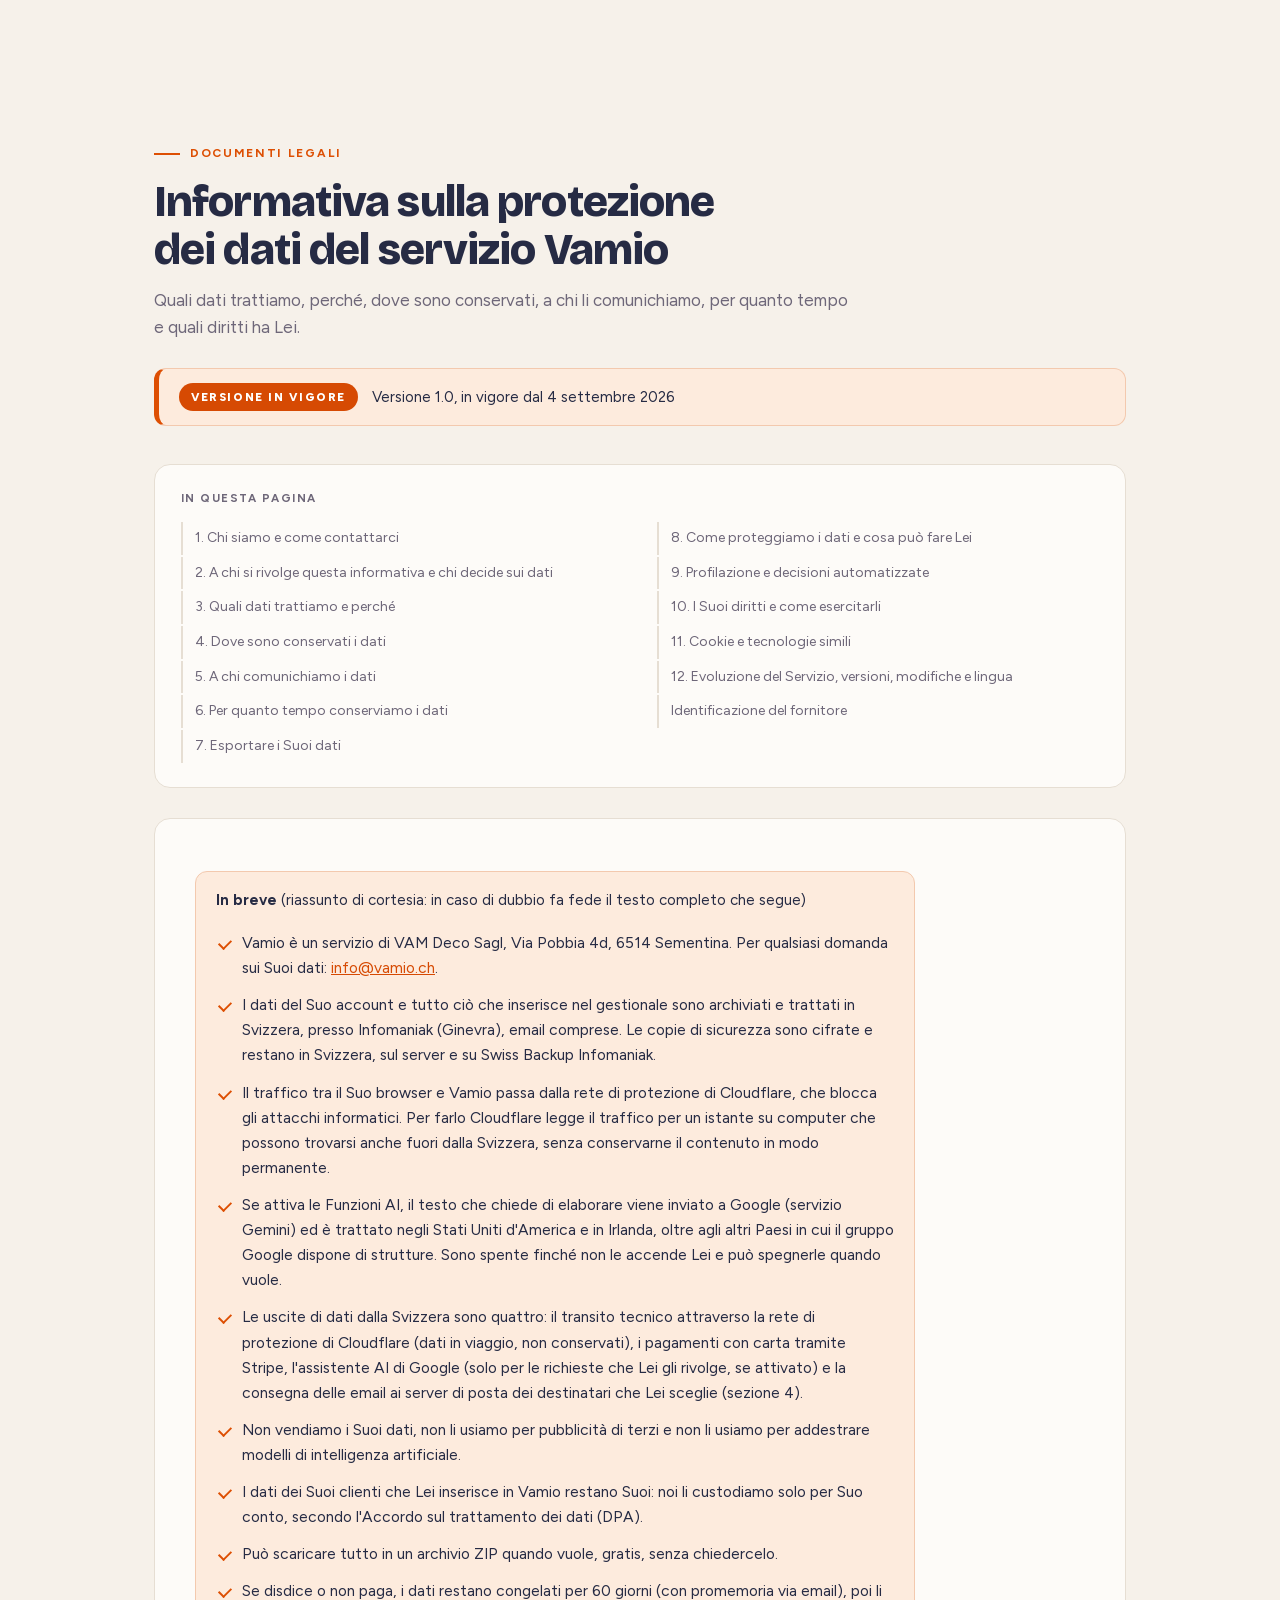
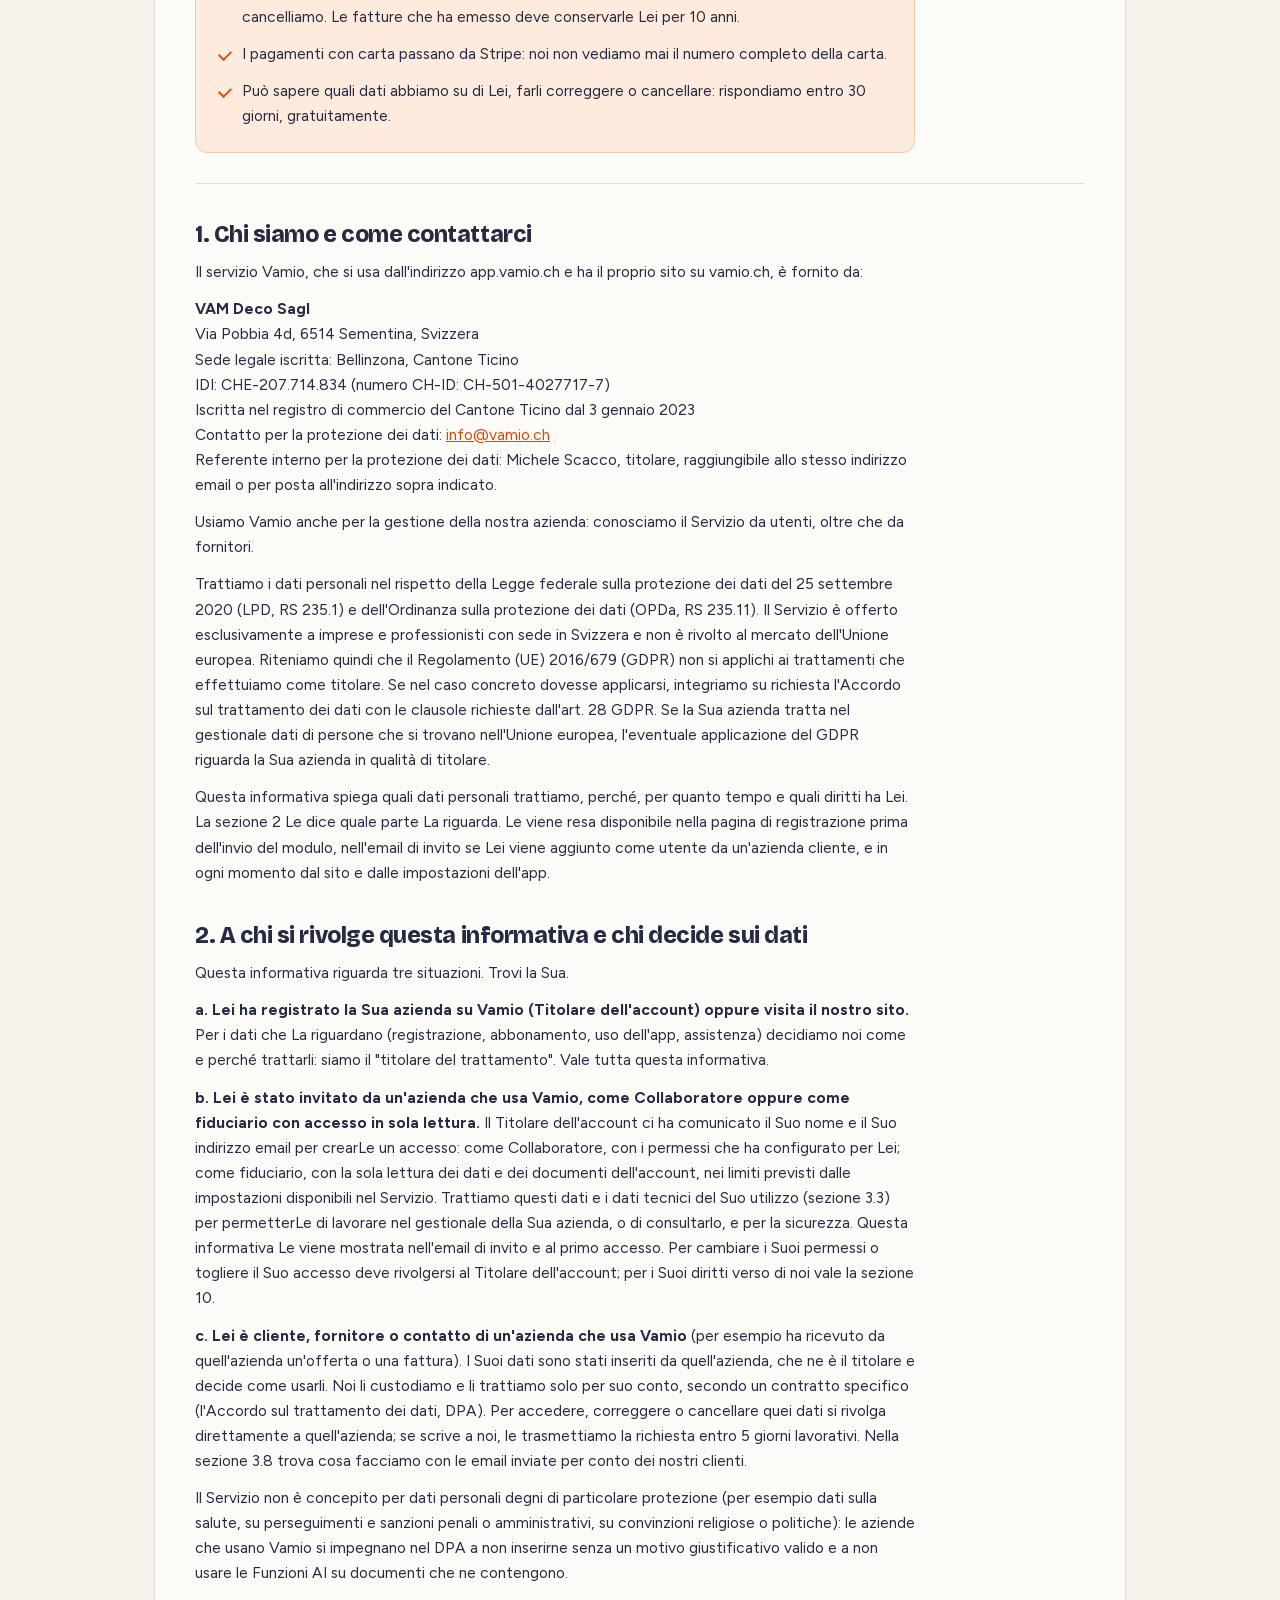
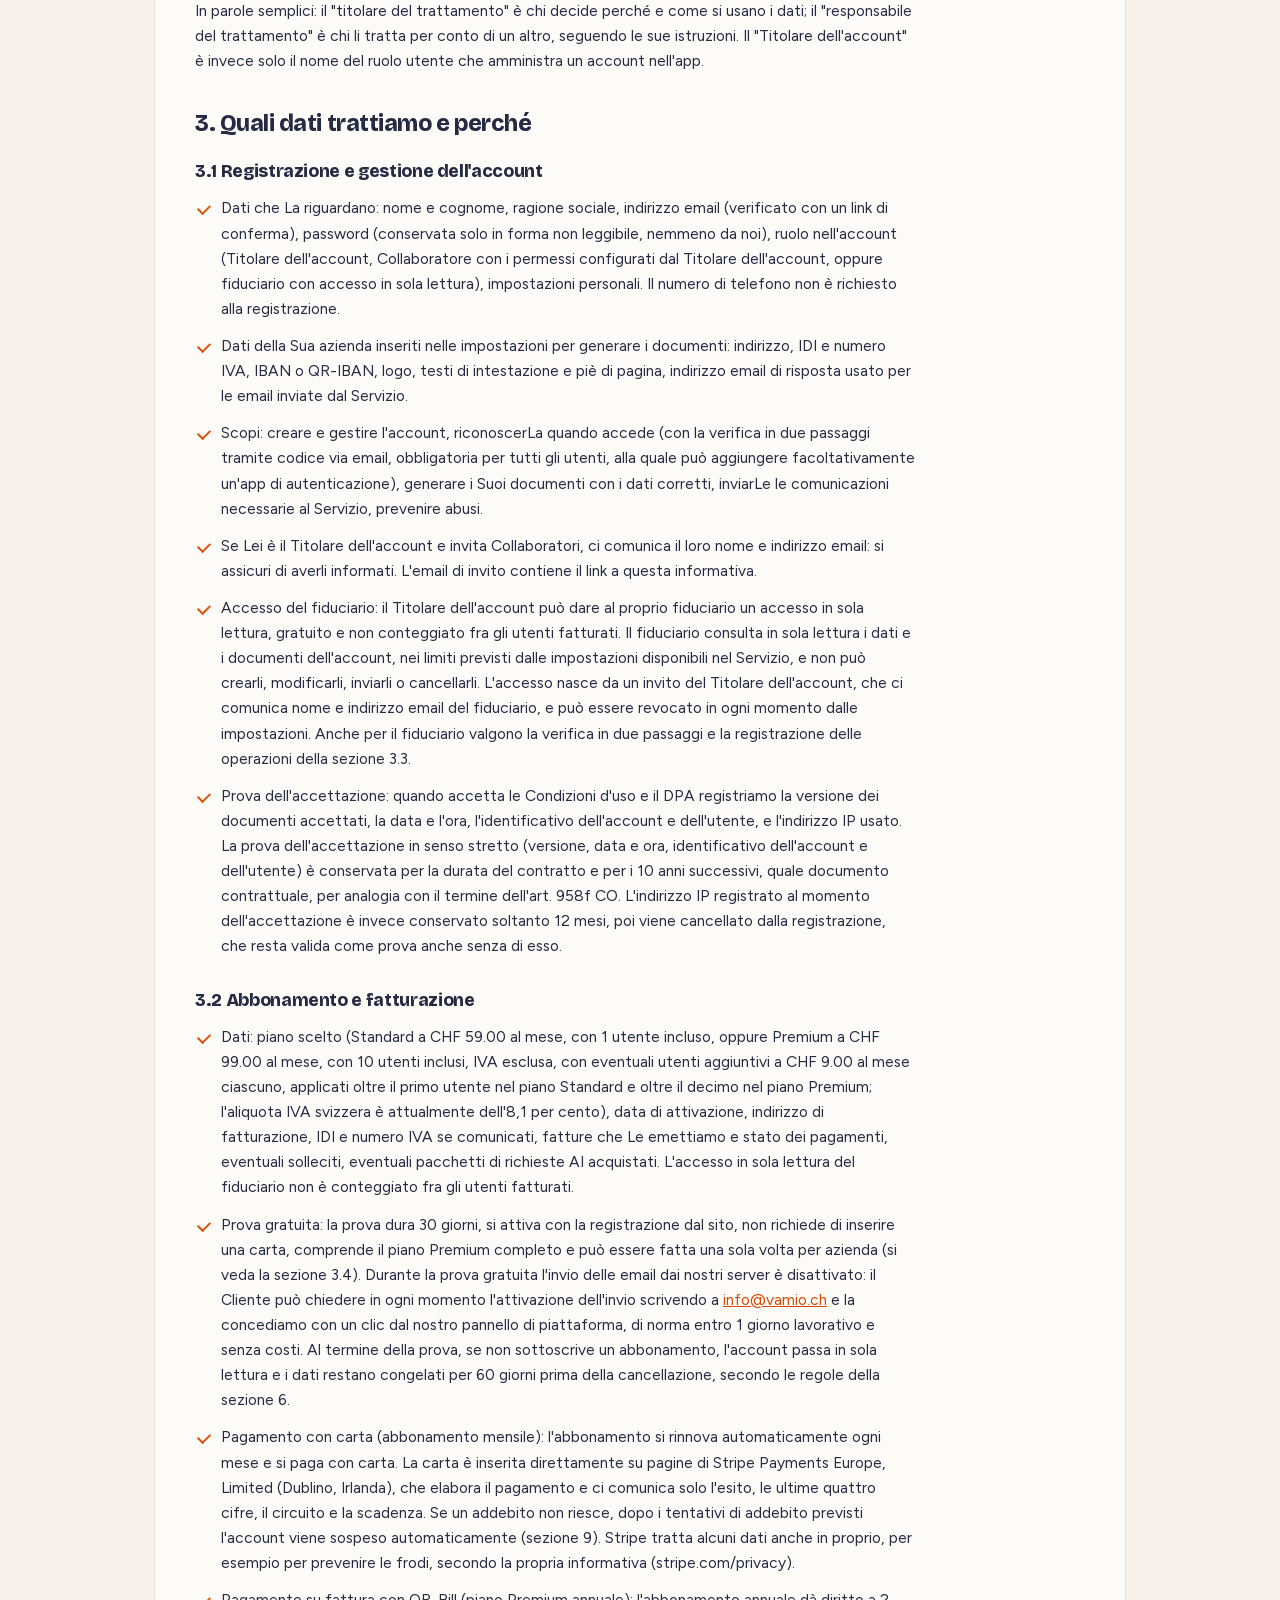
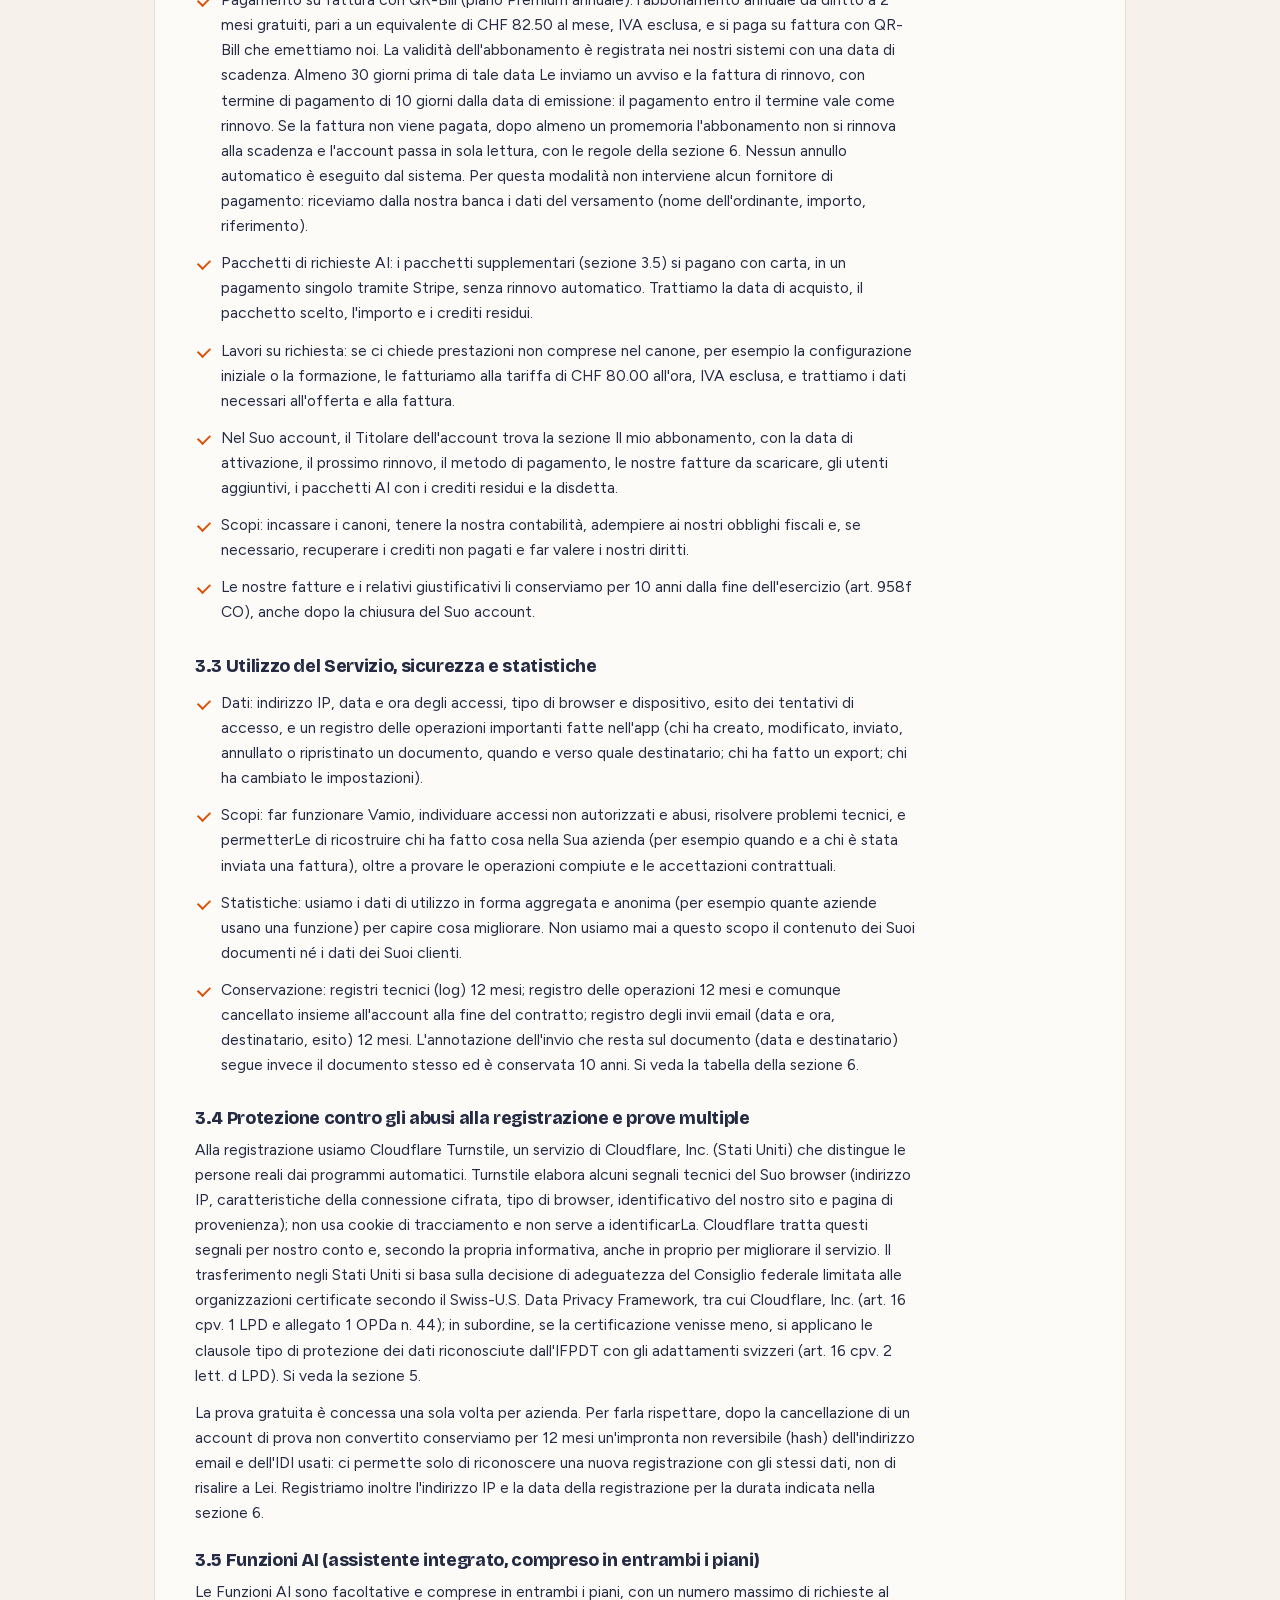
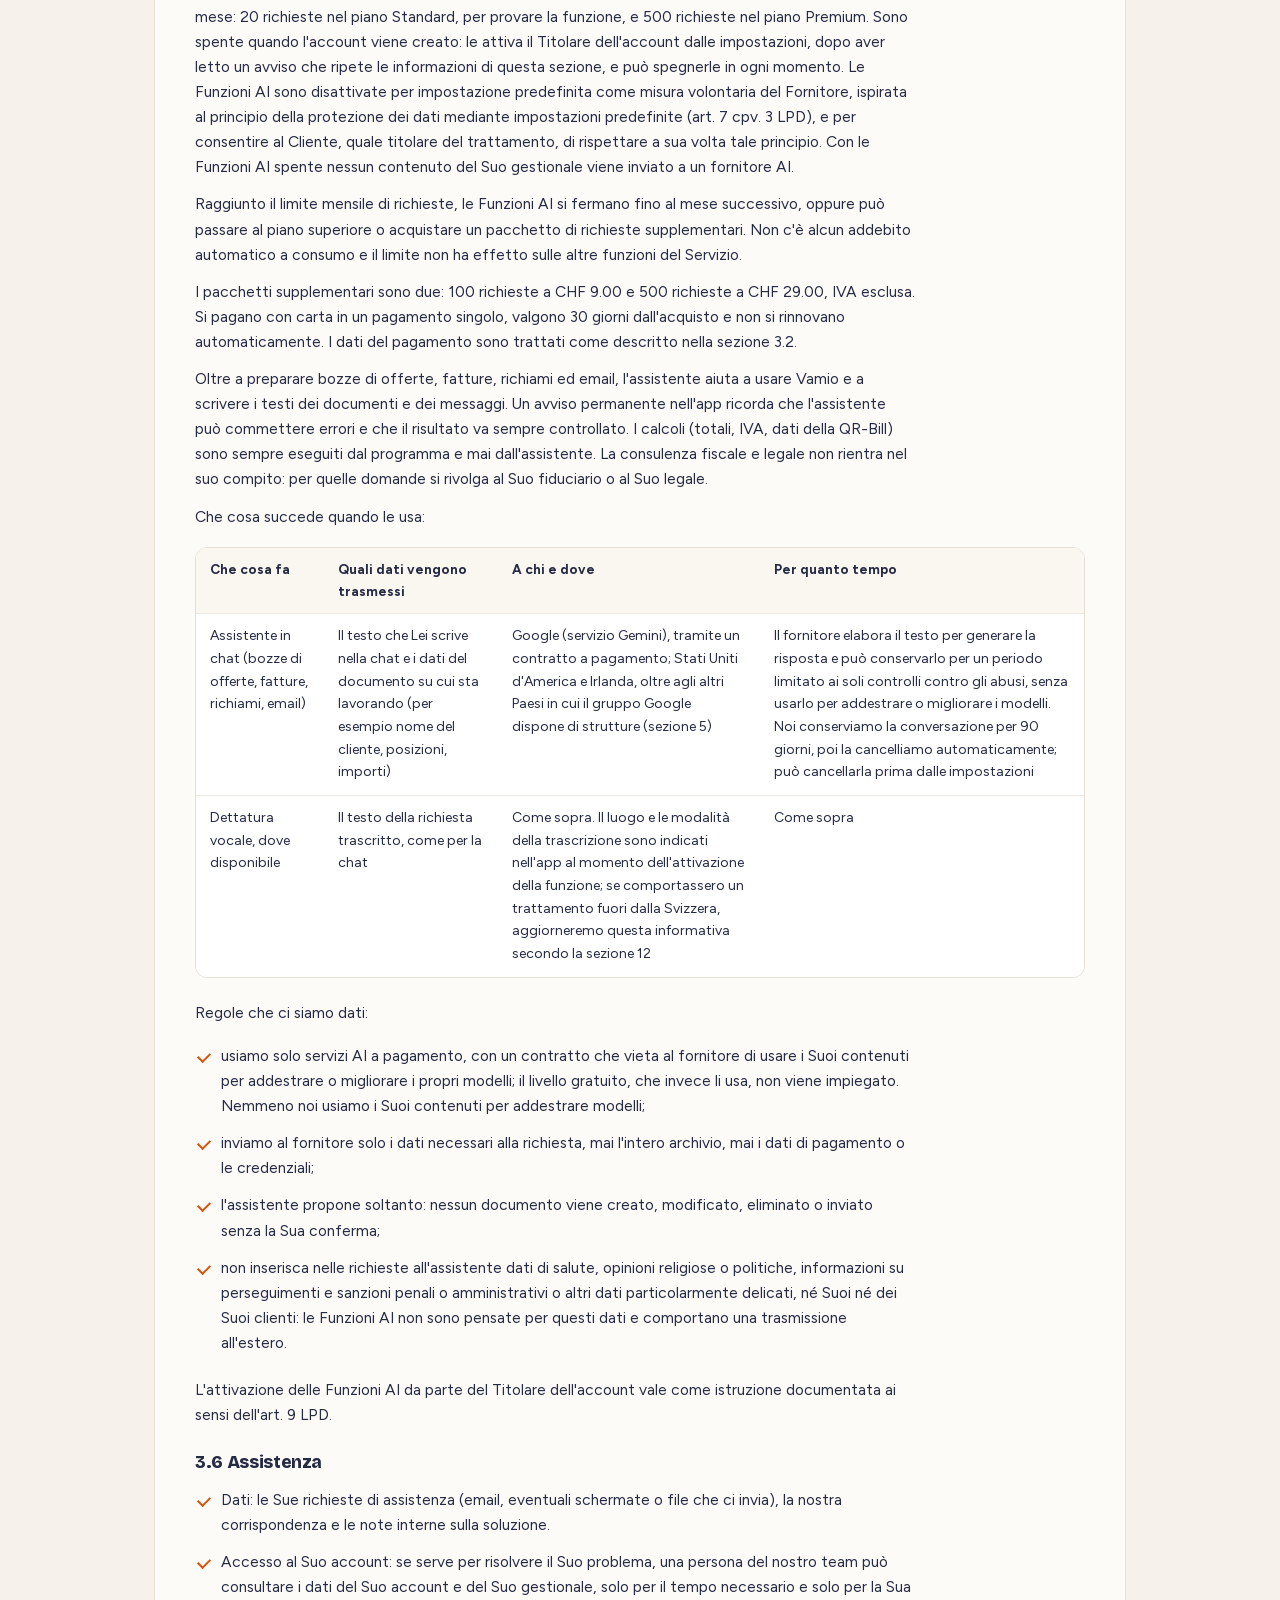
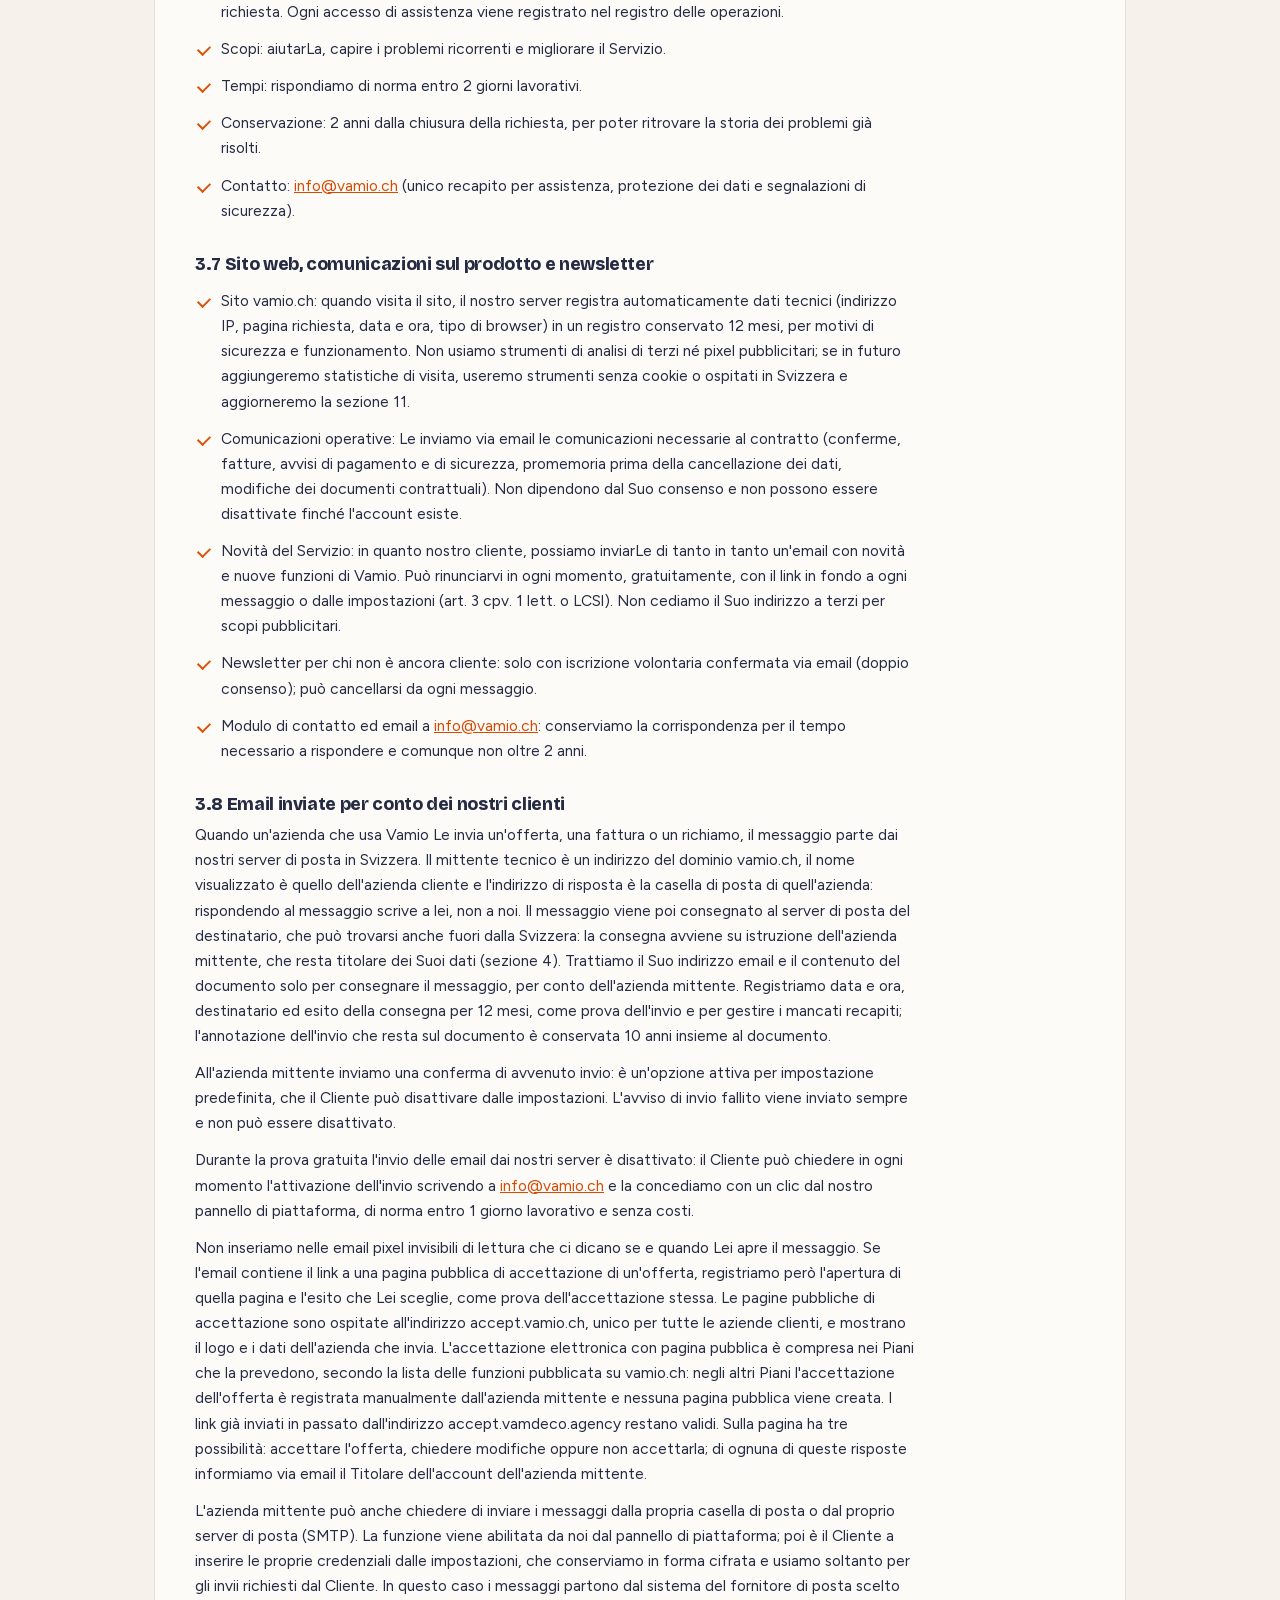
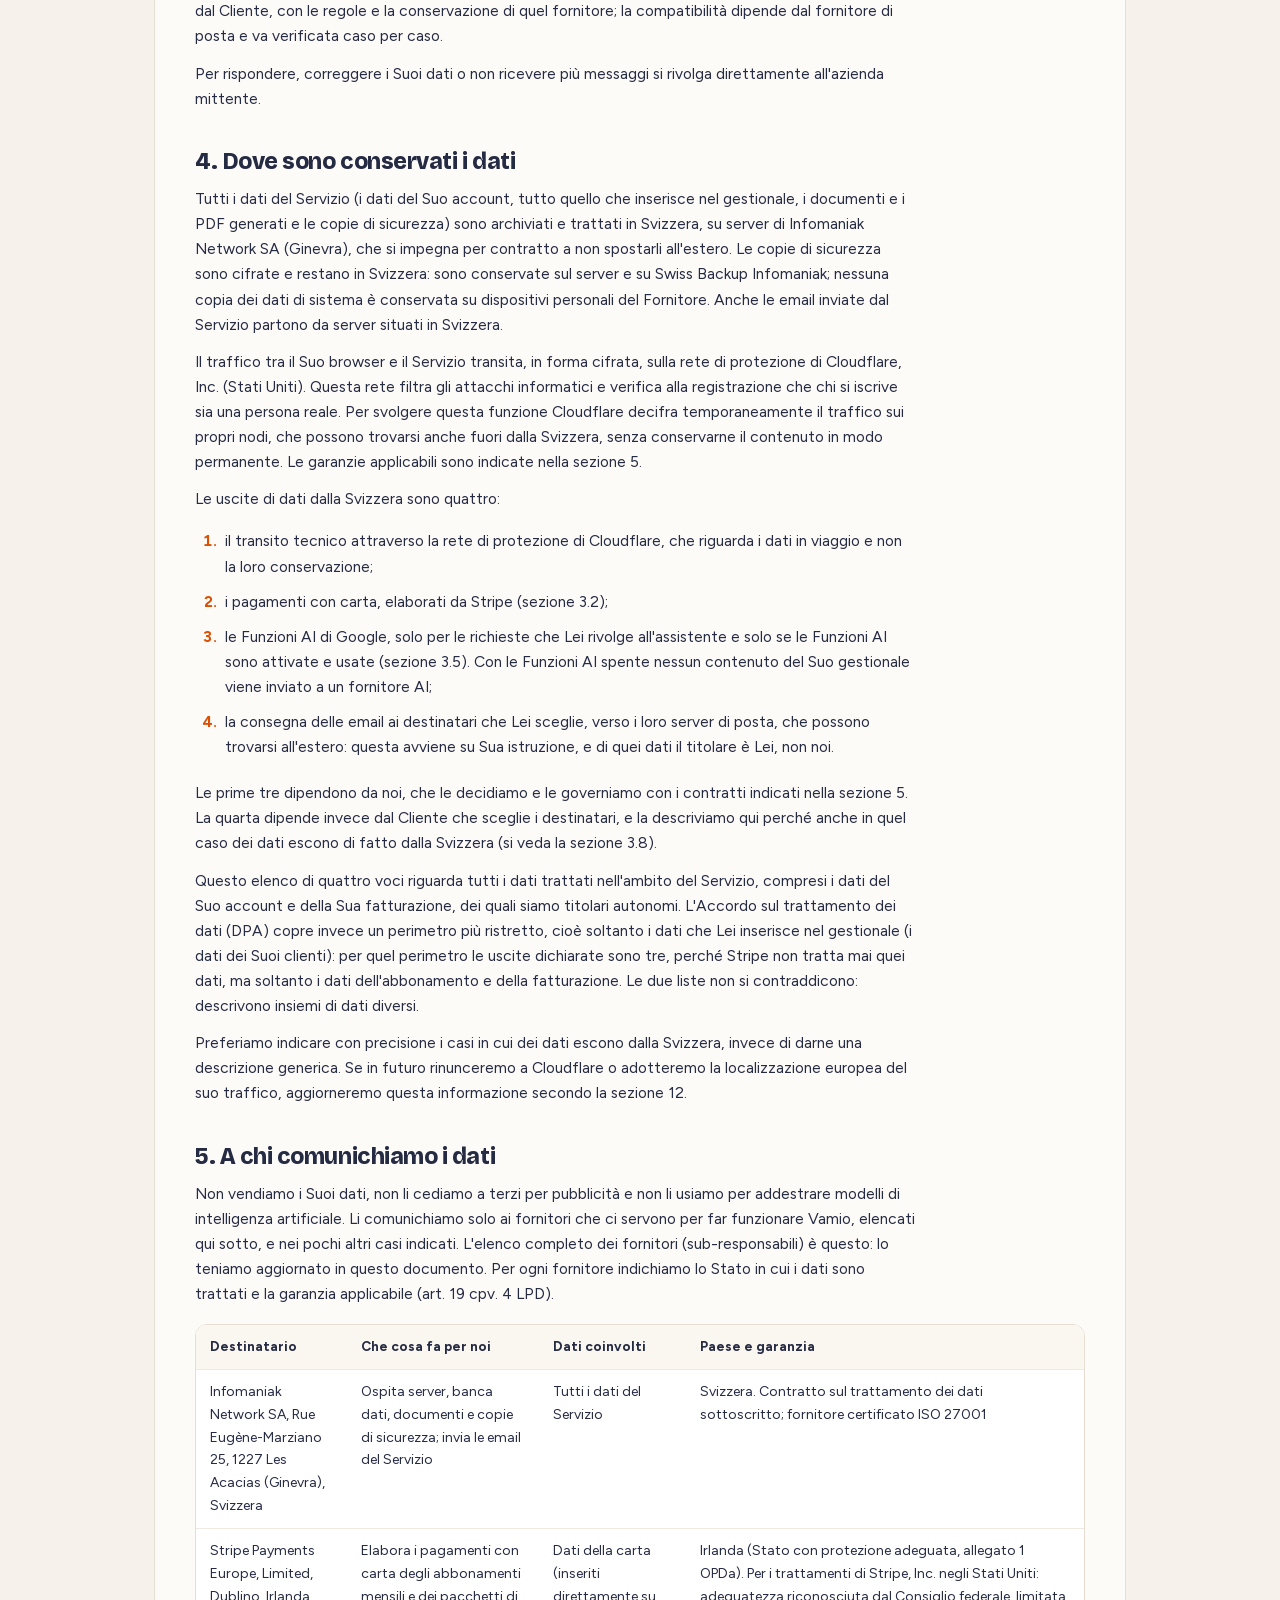
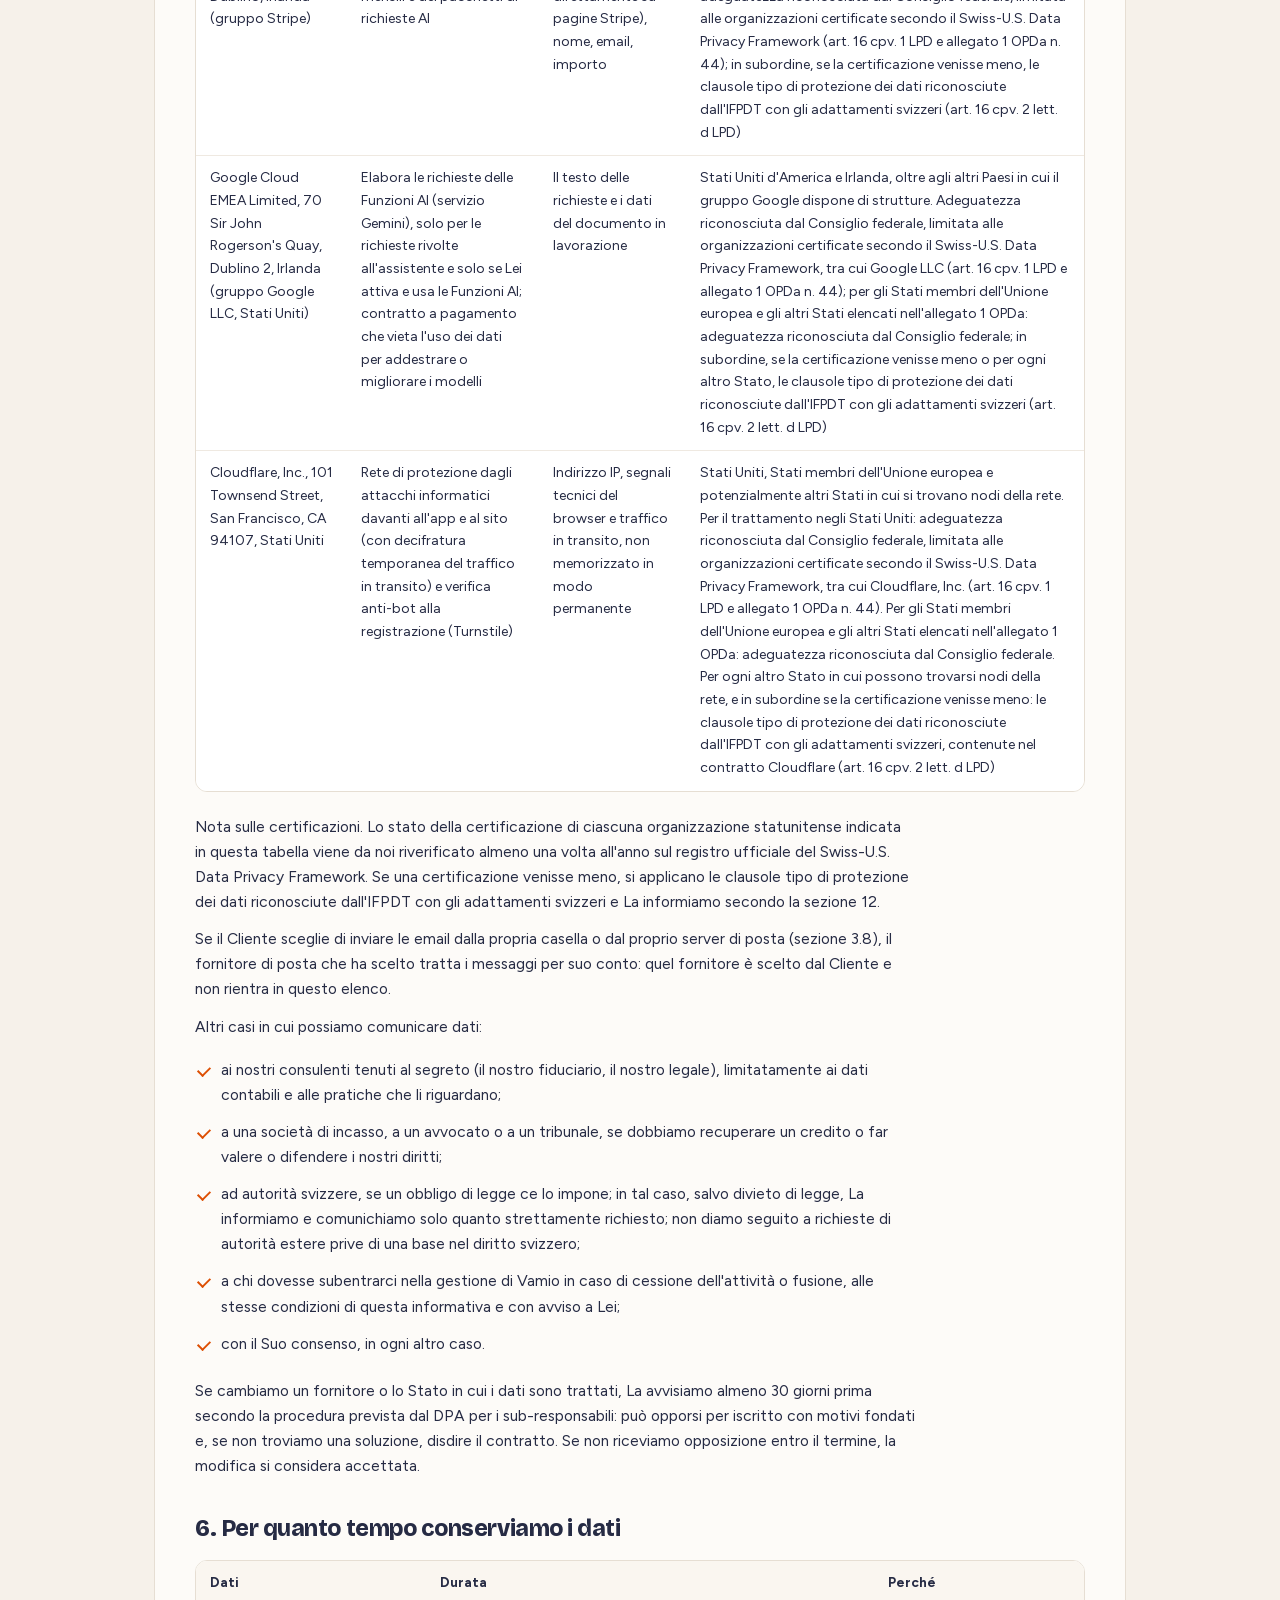
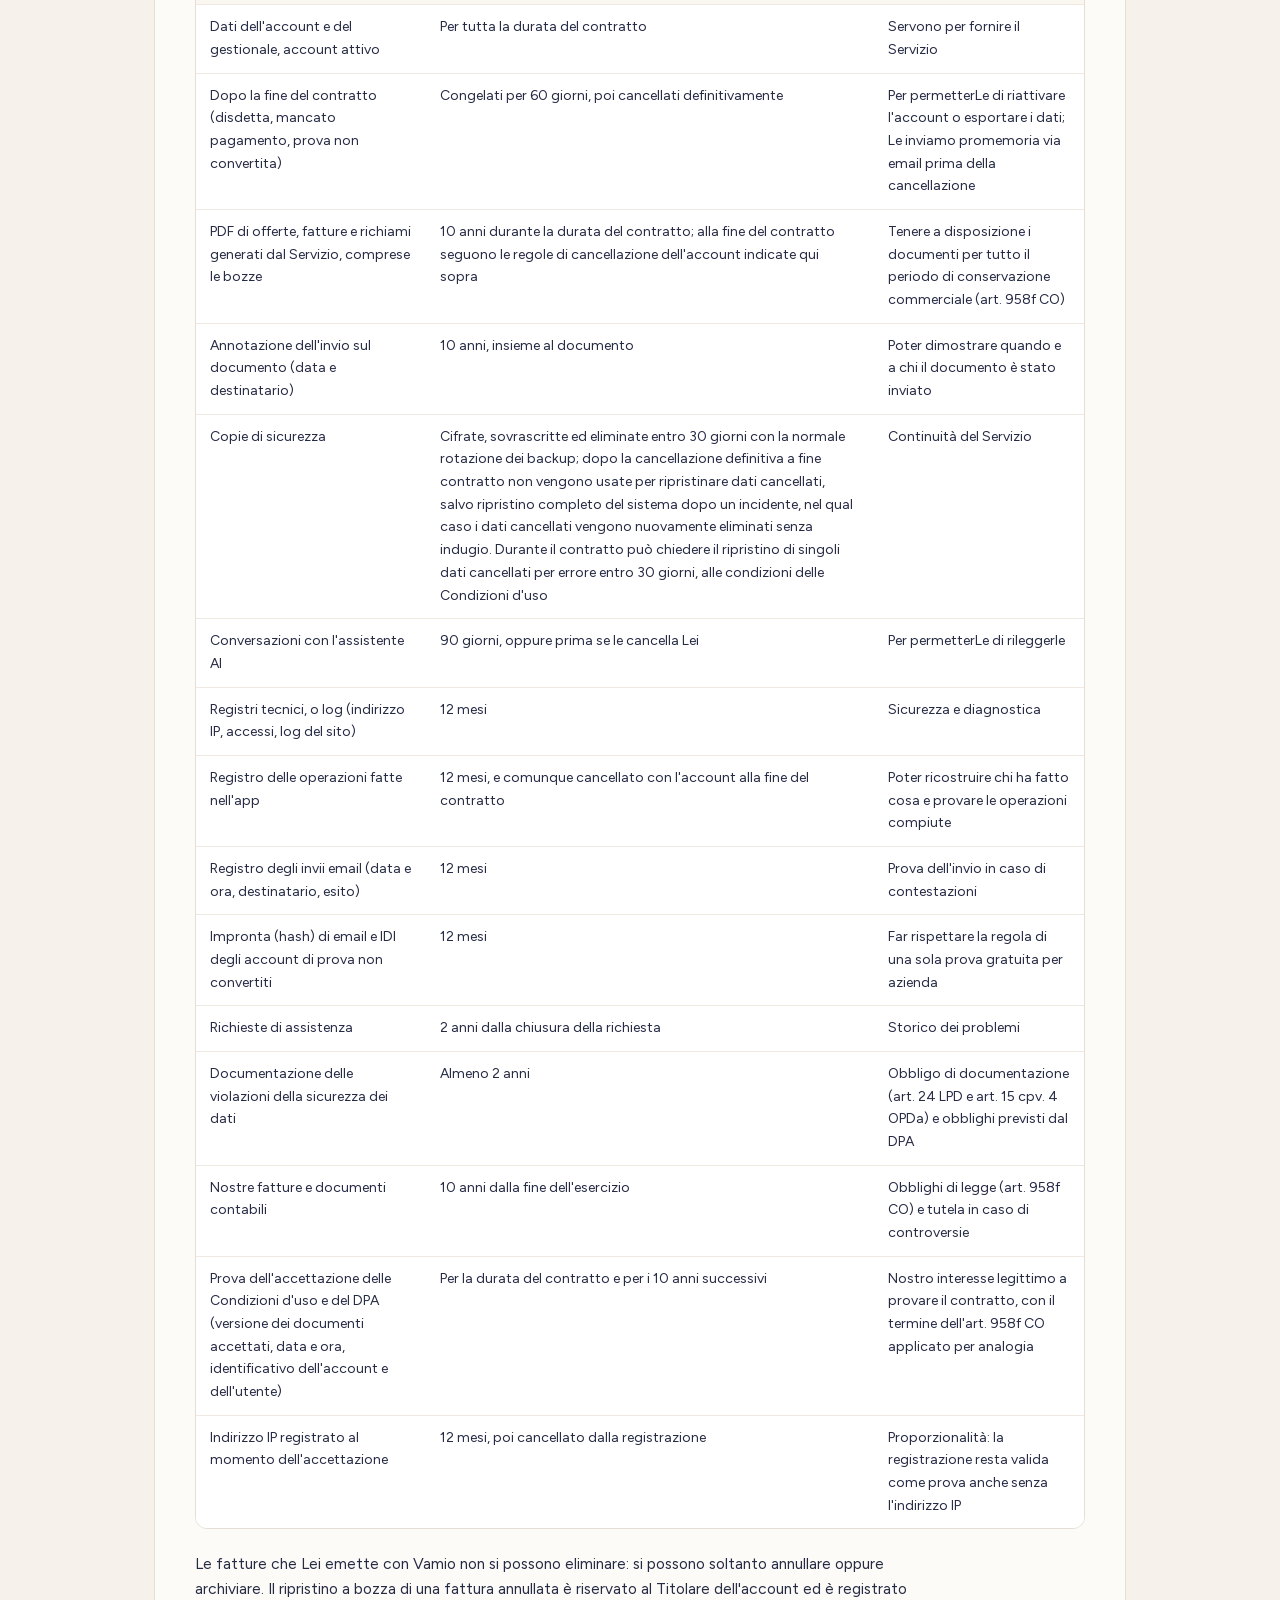
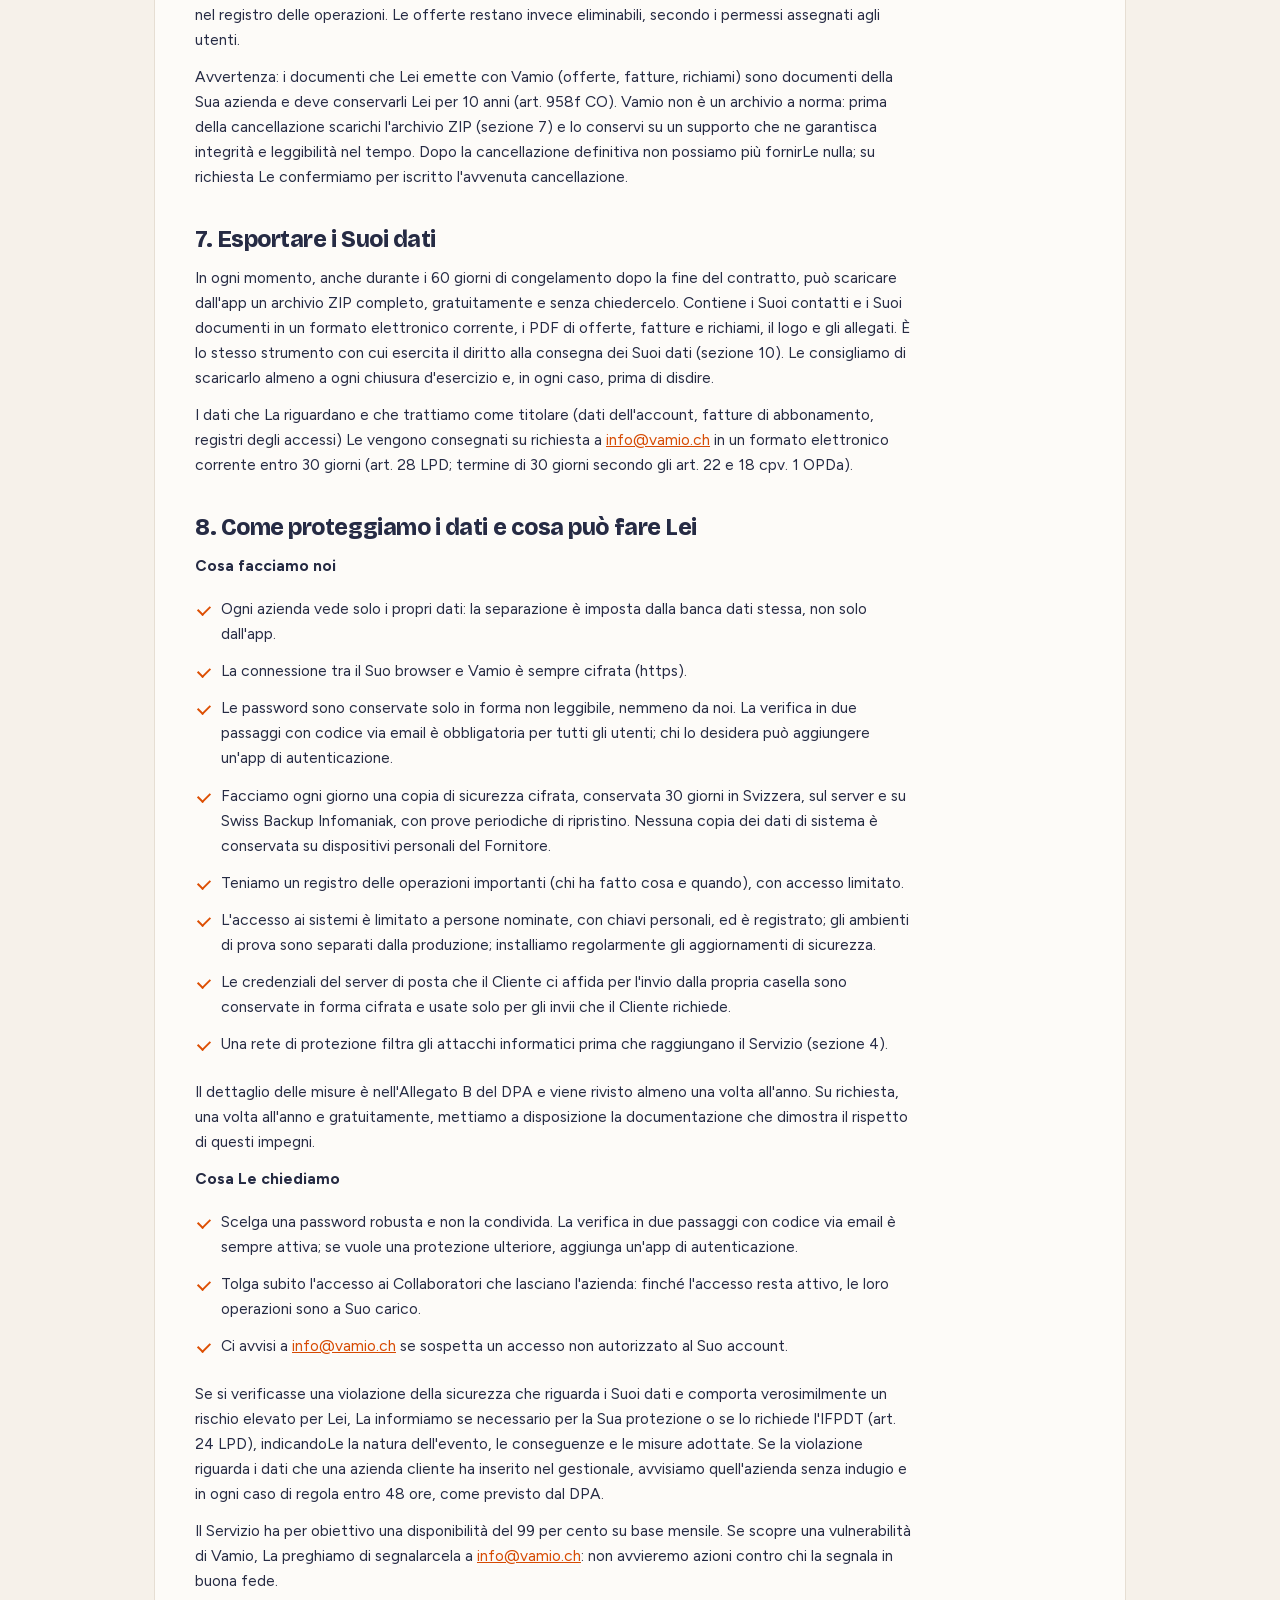
<file: legale/cookie.html>
<!DOCTYPE html>
<html lang="it">
<head>
<meta charset="utf-8">
<meta name="viewport" content="width=device-width, initial-scale=1">
<title>Vamio, cookie</title>
<meta name="robots" content="noindex,follow">
<link rel="canonical" href="https://vamio.ch/legale/privacy.html">
<meta http-equiv="refresh" content="0; url=privacy.html#11-cookie-e-tecnologie-simili">
<link rel="icon" href="/web-assets/favicon.ico" sizes="32x32">
<link rel="icon" type="image/svg+xml" href="/web-assets/vamio-volpe-icona.svg">
<link rel="icon" type="image/png" sizes="32x32" href="/web-assets/favicon-32.png">
<link rel="apple-touch-icon" sizes="180x180" href="/web-assets/apple-touch-icon.png">
<link rel="manifest" href="/site.webmanifest">
<meta name="theme-color" content="#3D4461">
<link rel="stylesheet" href="../web-assets/fonts.css">
<link rel="canonical" href="https://vamio.ch/legale/cookie.html">
<style>
body{font-family:"Figtree",Arial,sans-serif;background:#F6F1EA;color:#262B44;margin:0;
  min-height:100vh;display:flex;align-items:center;justify-content:center;padding:24px}
.box{background:#FDFBF8;border:1px solid #E6DED3;border-radius:16px;padding:32px 34px;max-width:560px}
h1{font-family:"Bricolage Grotesque",Arial,sans-serif;font-size:24px;margin:0 0 12px}
p{line-height:1.6;margin:0 0 16px;color:#6E6779}
a{color:#D64A03;font-weight:700}
</style>
</head>
<body>
<div class="box">
<h1>I cookie sono spiegati nell'informativa</h1>
<p>Dalla versione 1.0 dei documenti, i cookie non hanno piu' una pagina a parte: sono
la sezione 11 dell'informativa sulla protezione dei dati.</p>
<p><a href="privacy.html#11-cookie-e-tecnologie-simili">Vai alla sezione sui cookie</a> oppure <a href="../">torna al sito</a>.</p>
</div>
</body>
</html>
</file>
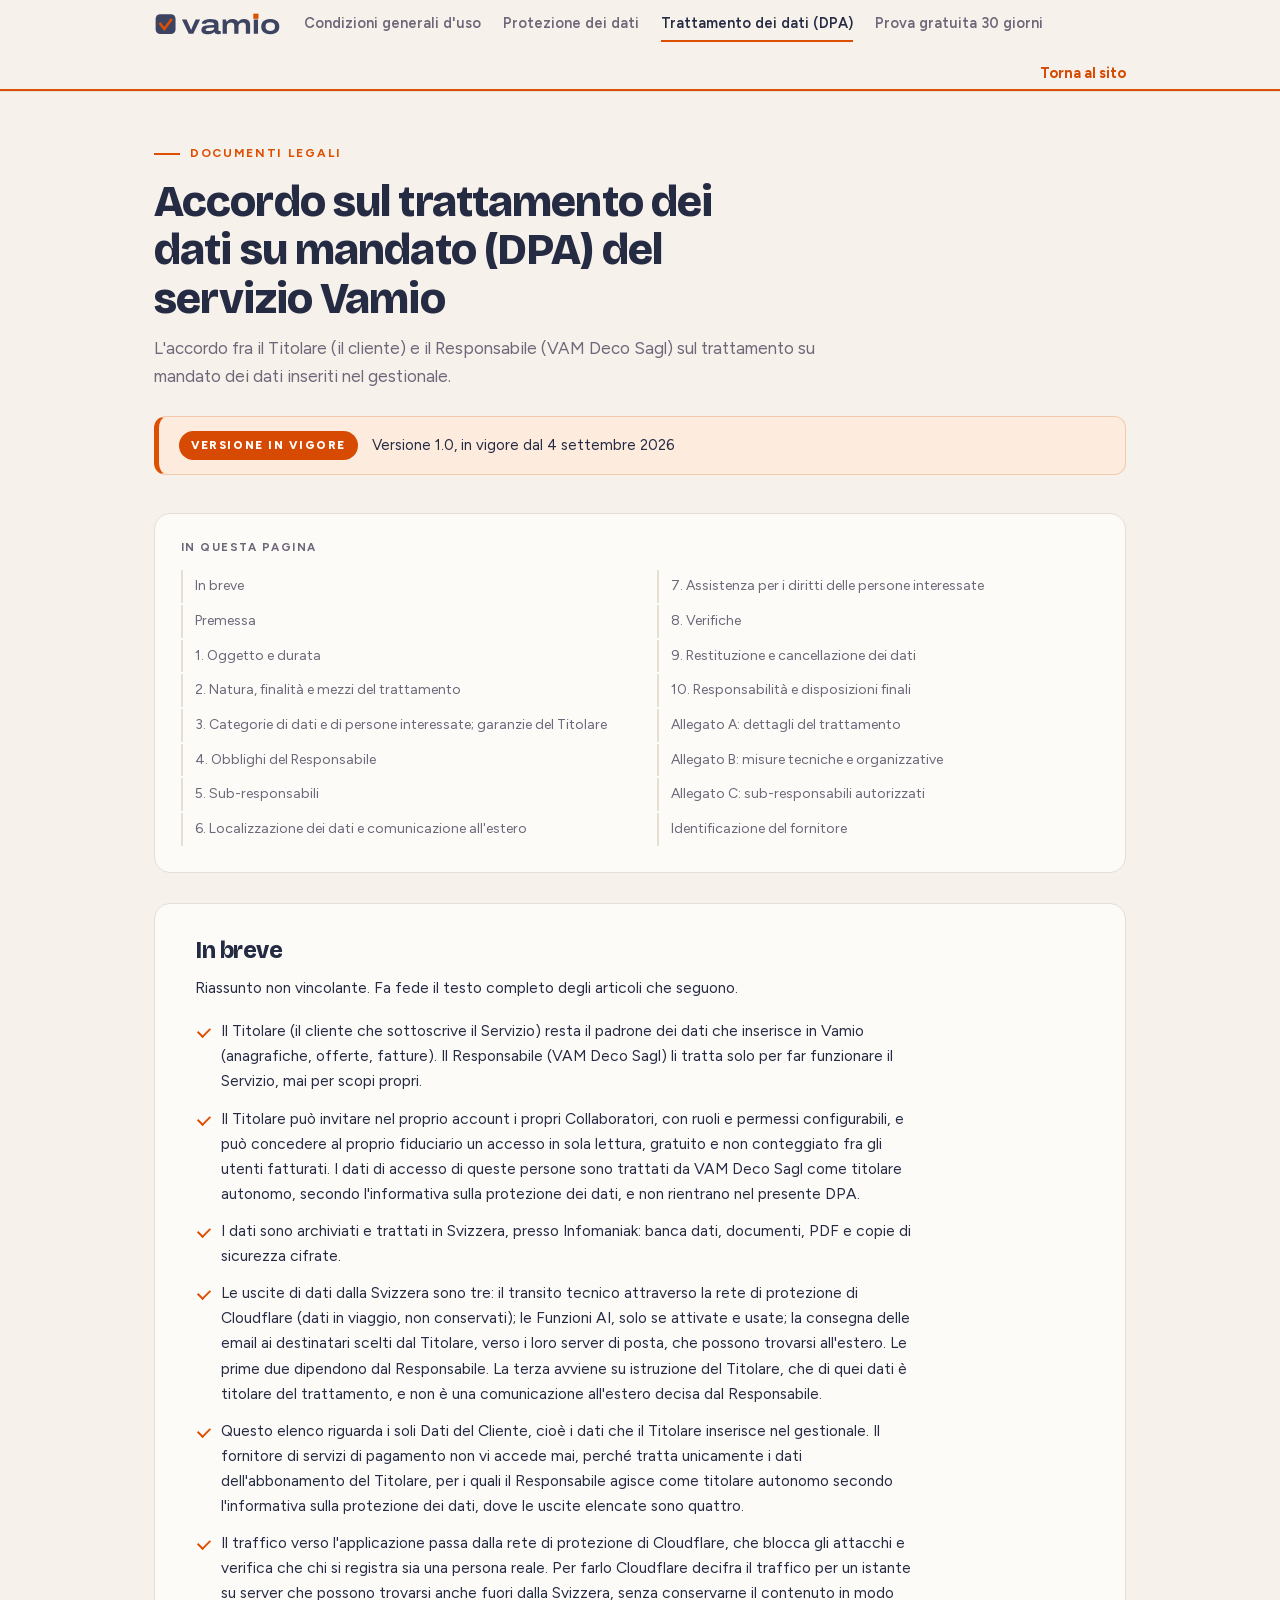
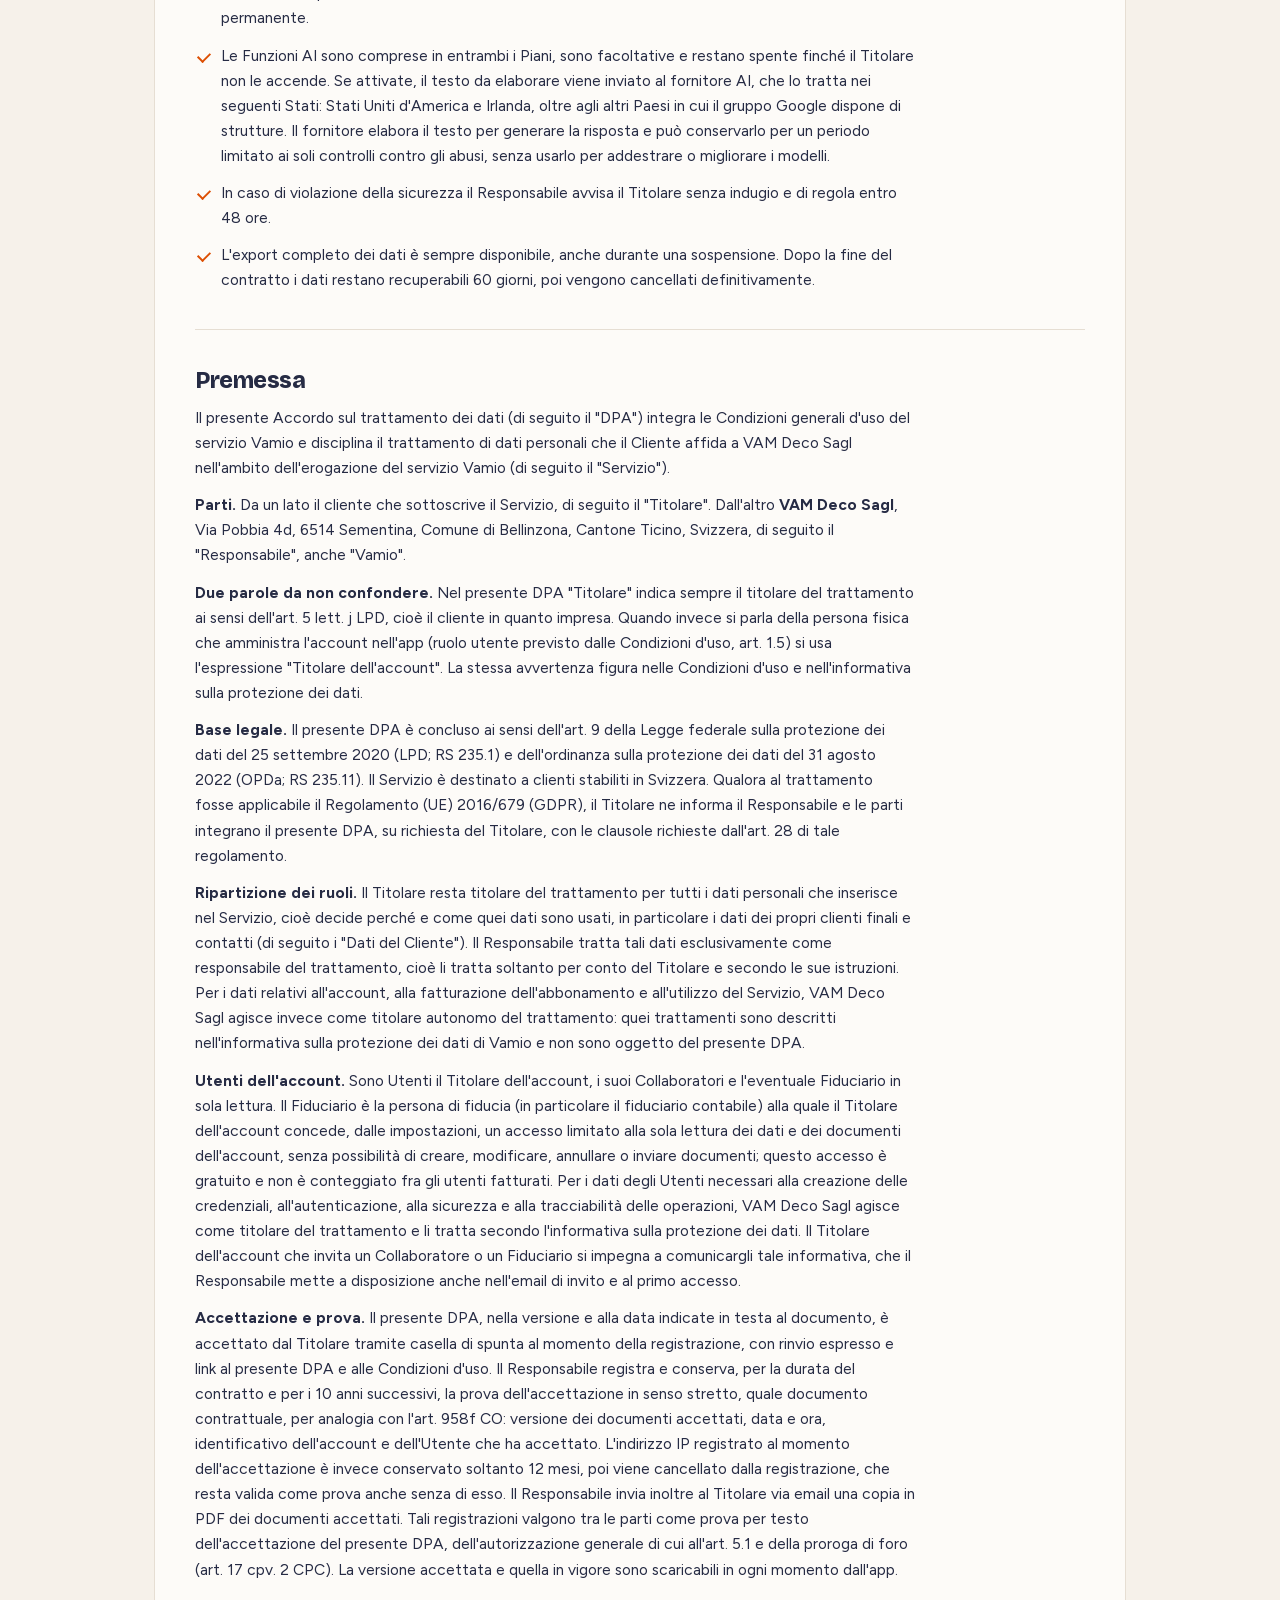
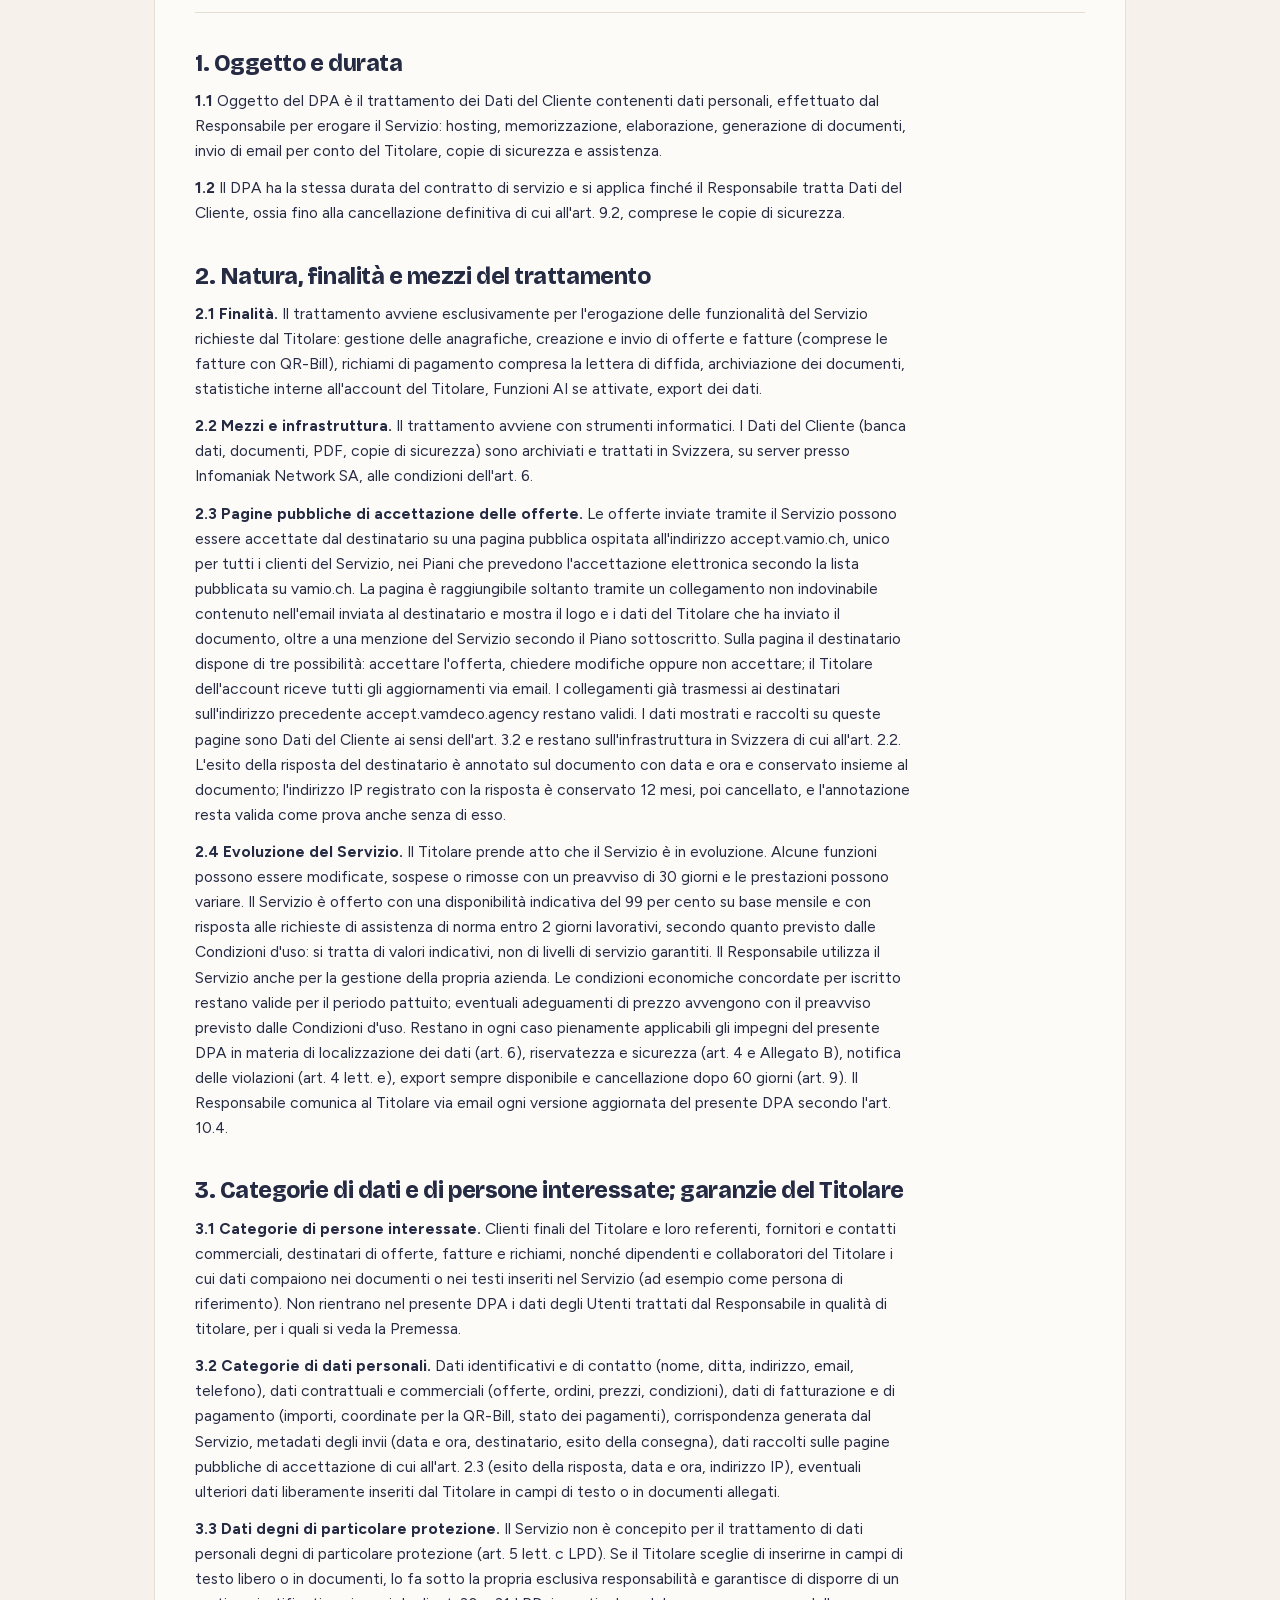
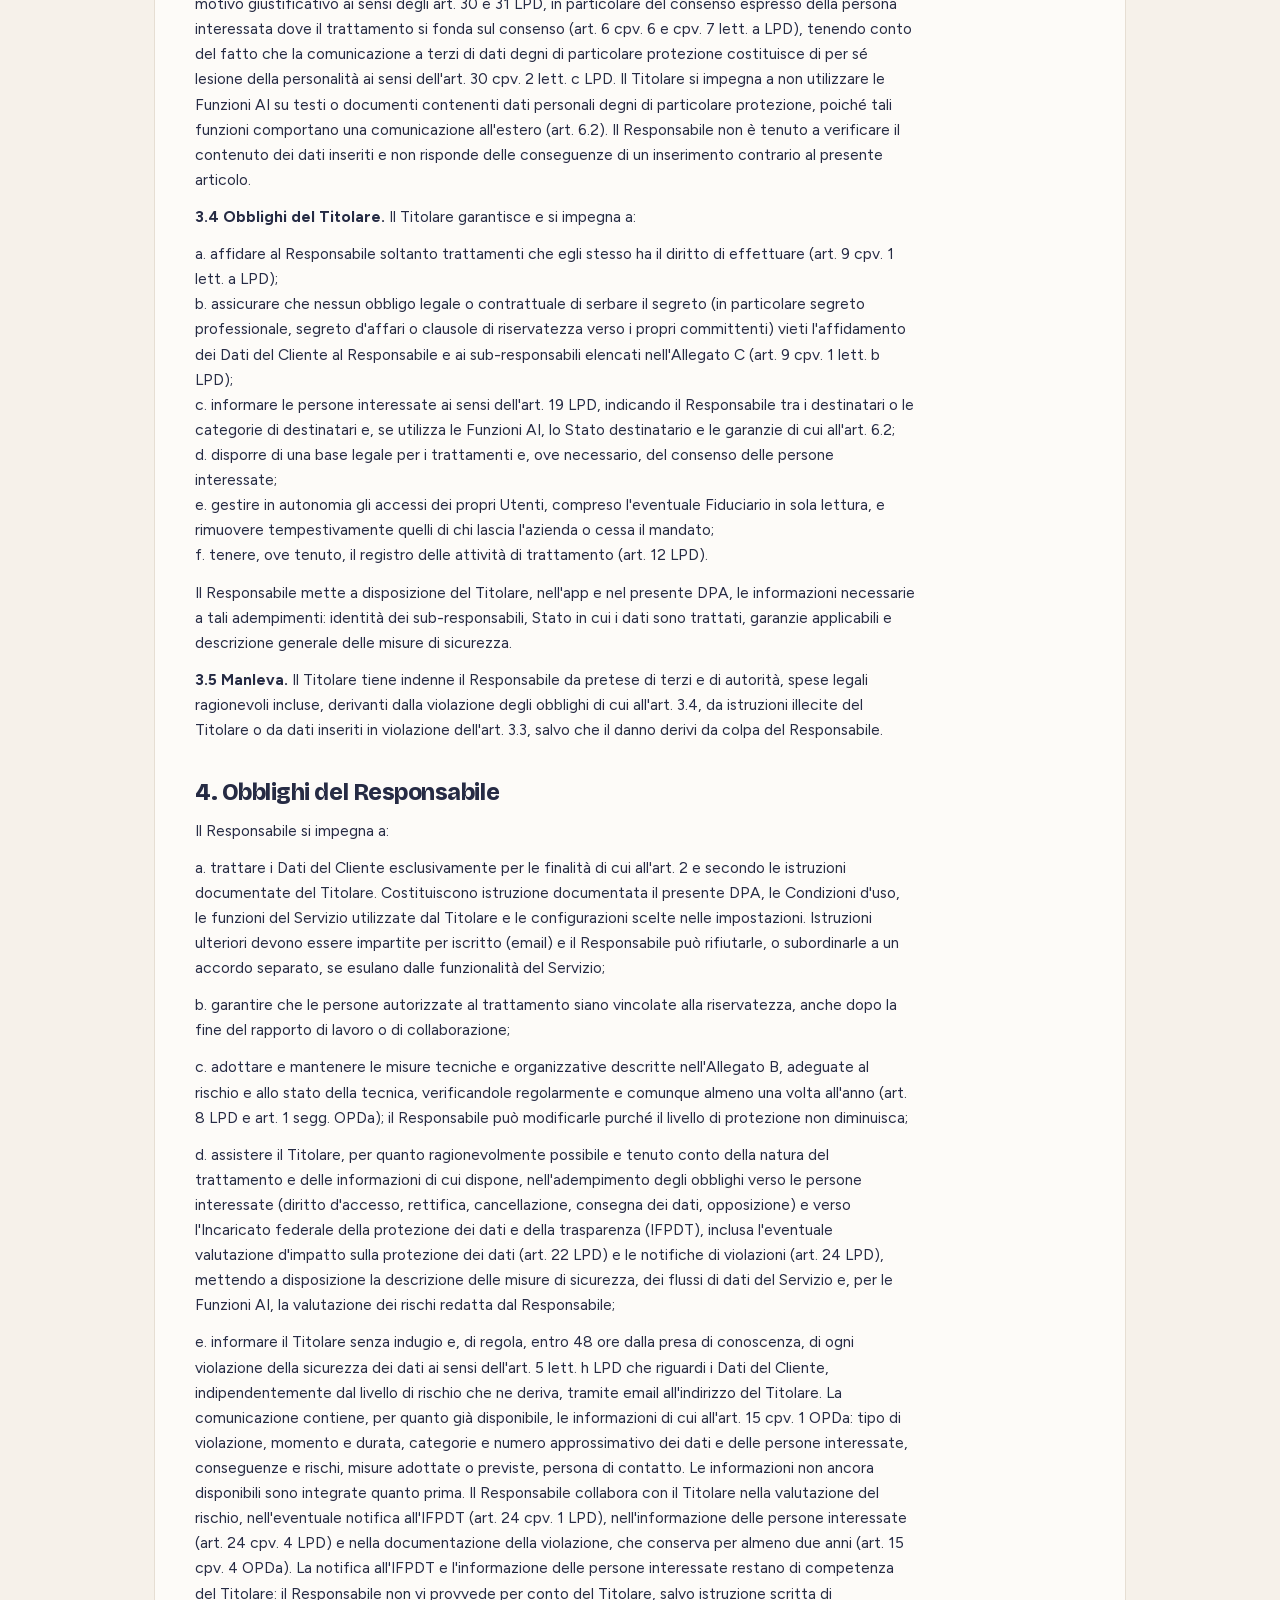
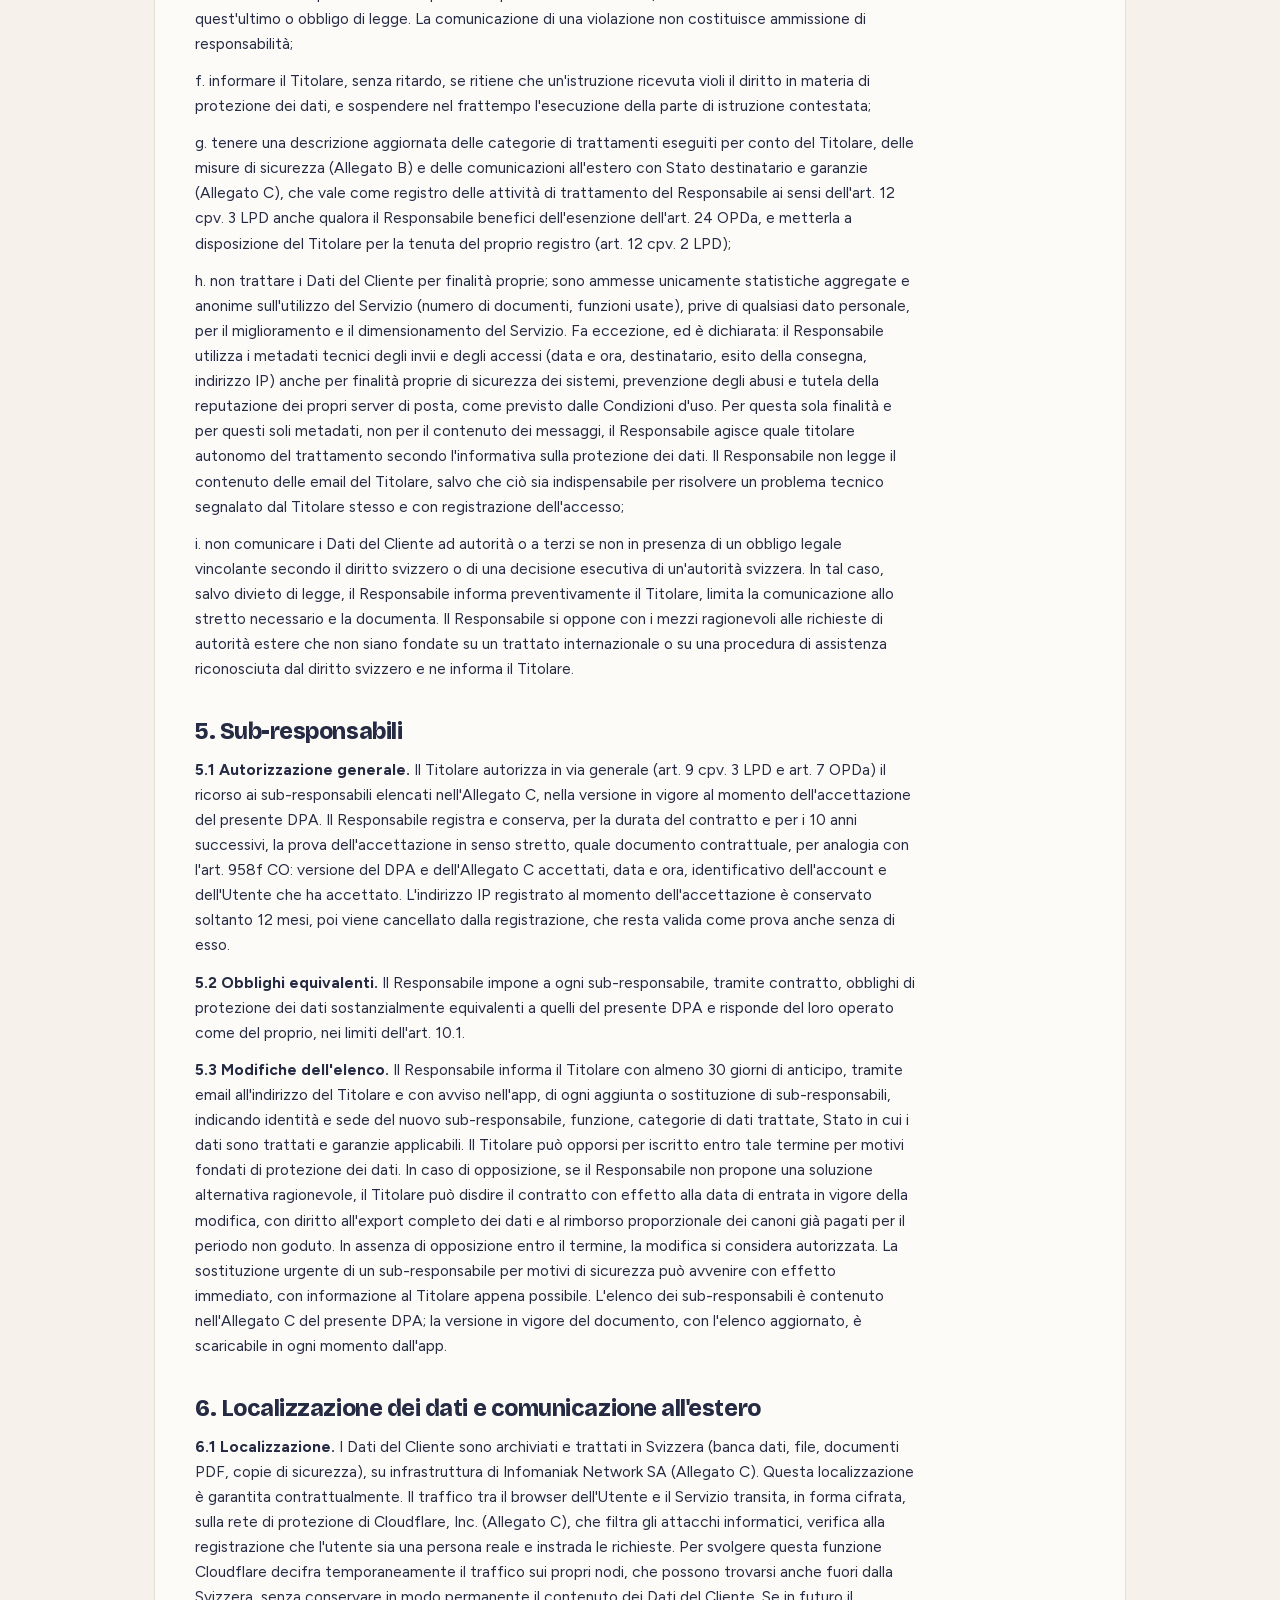
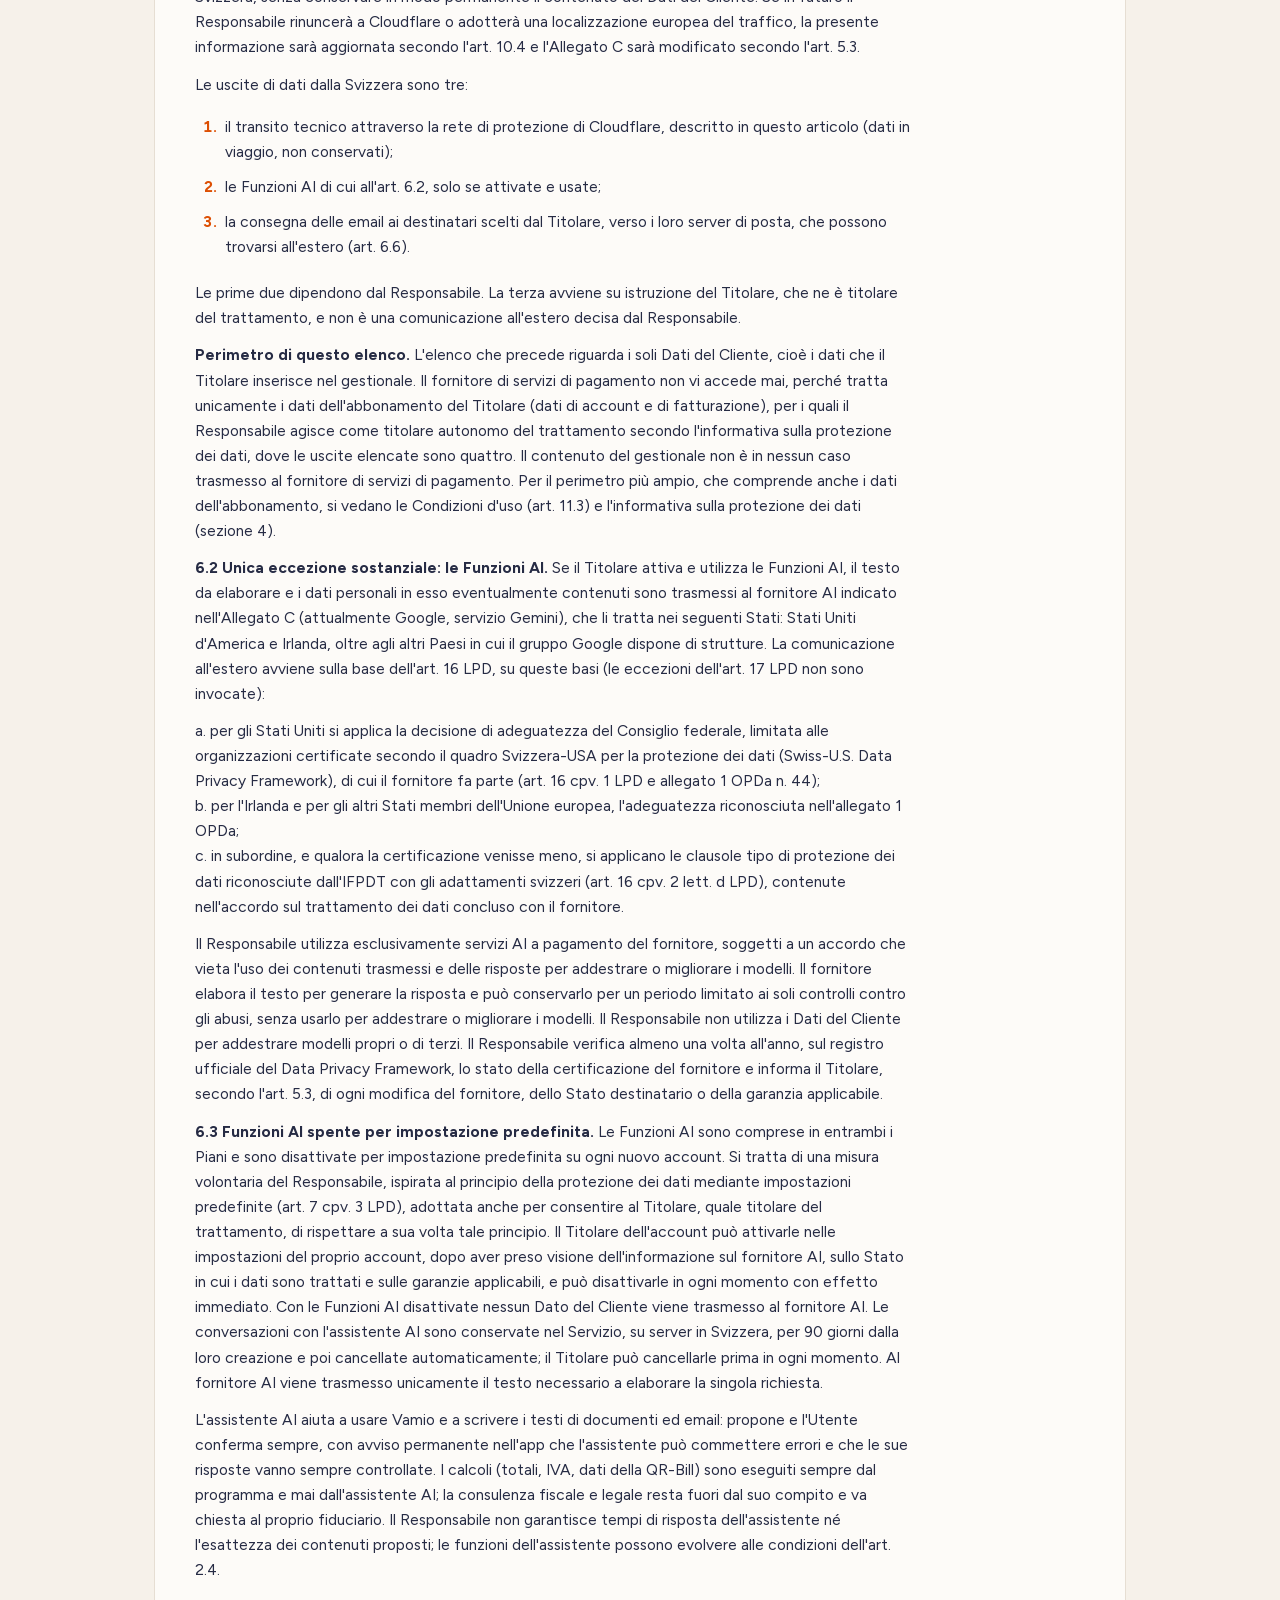
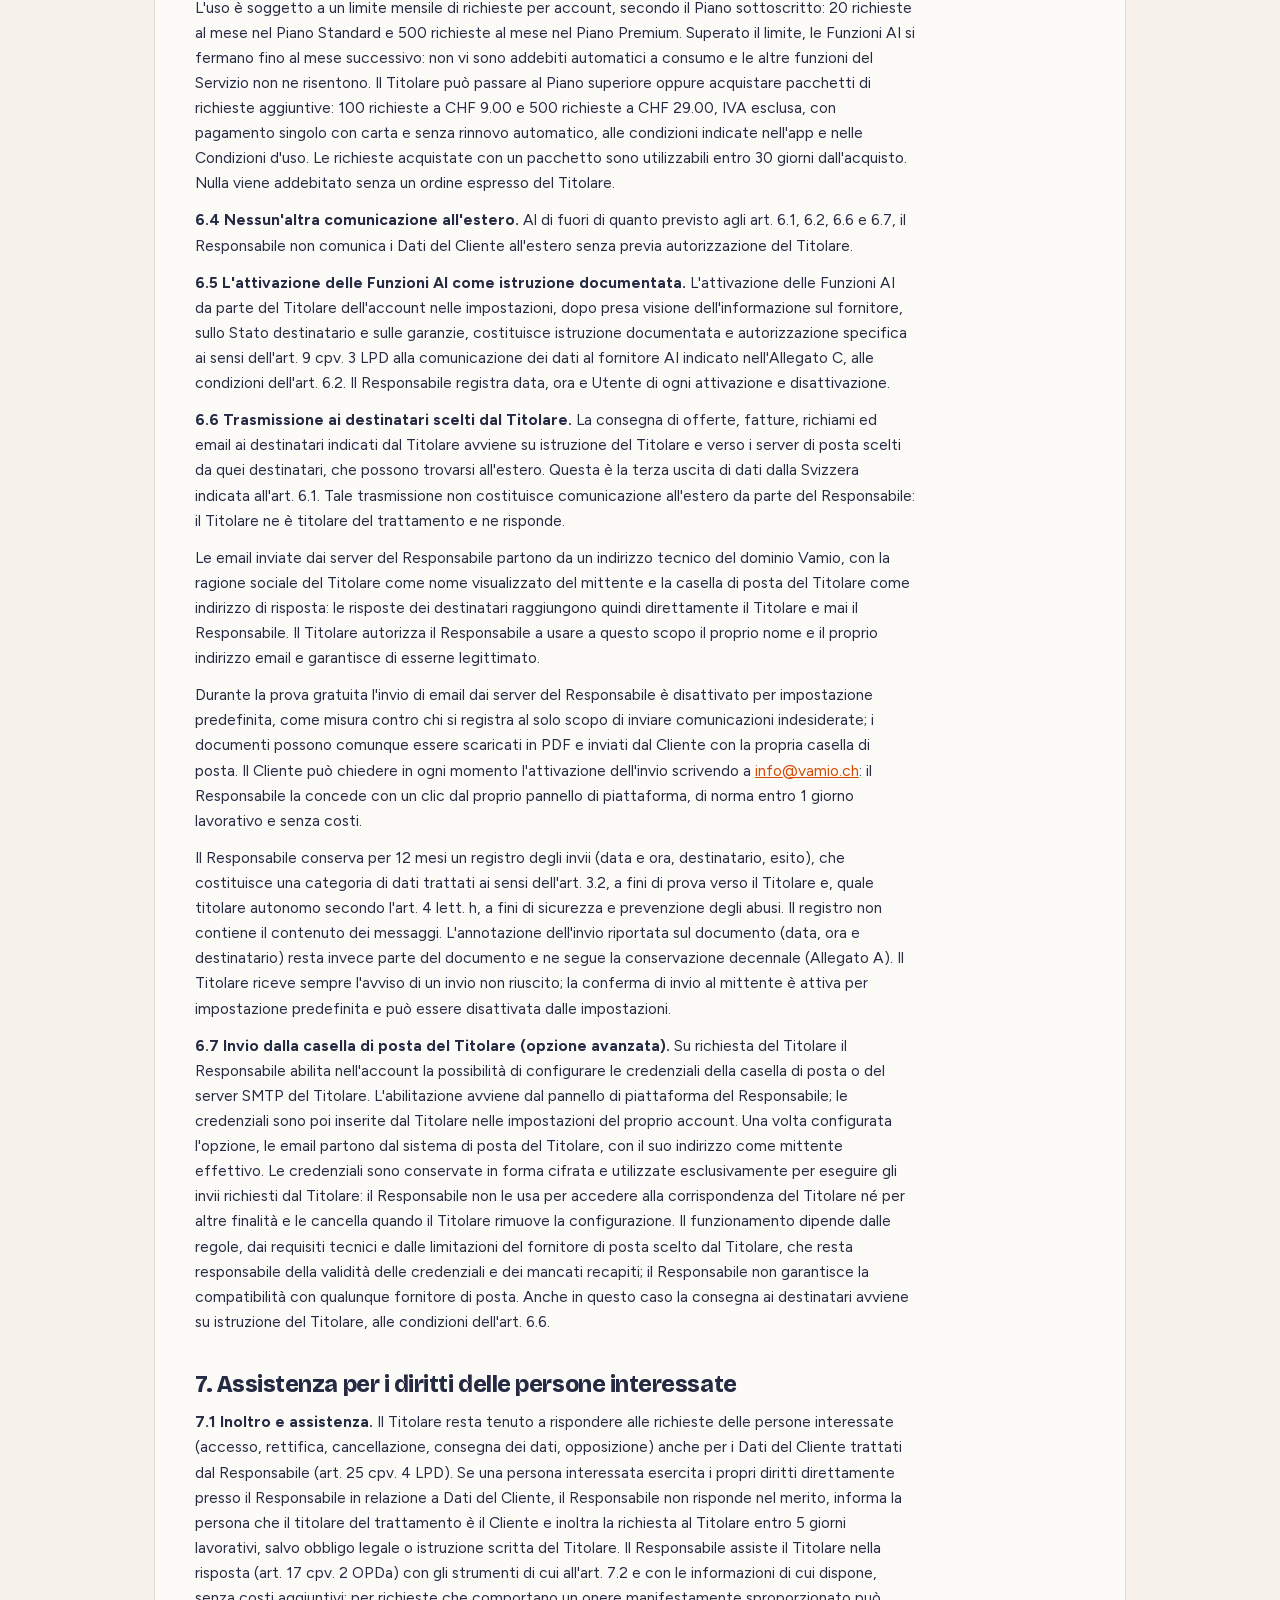
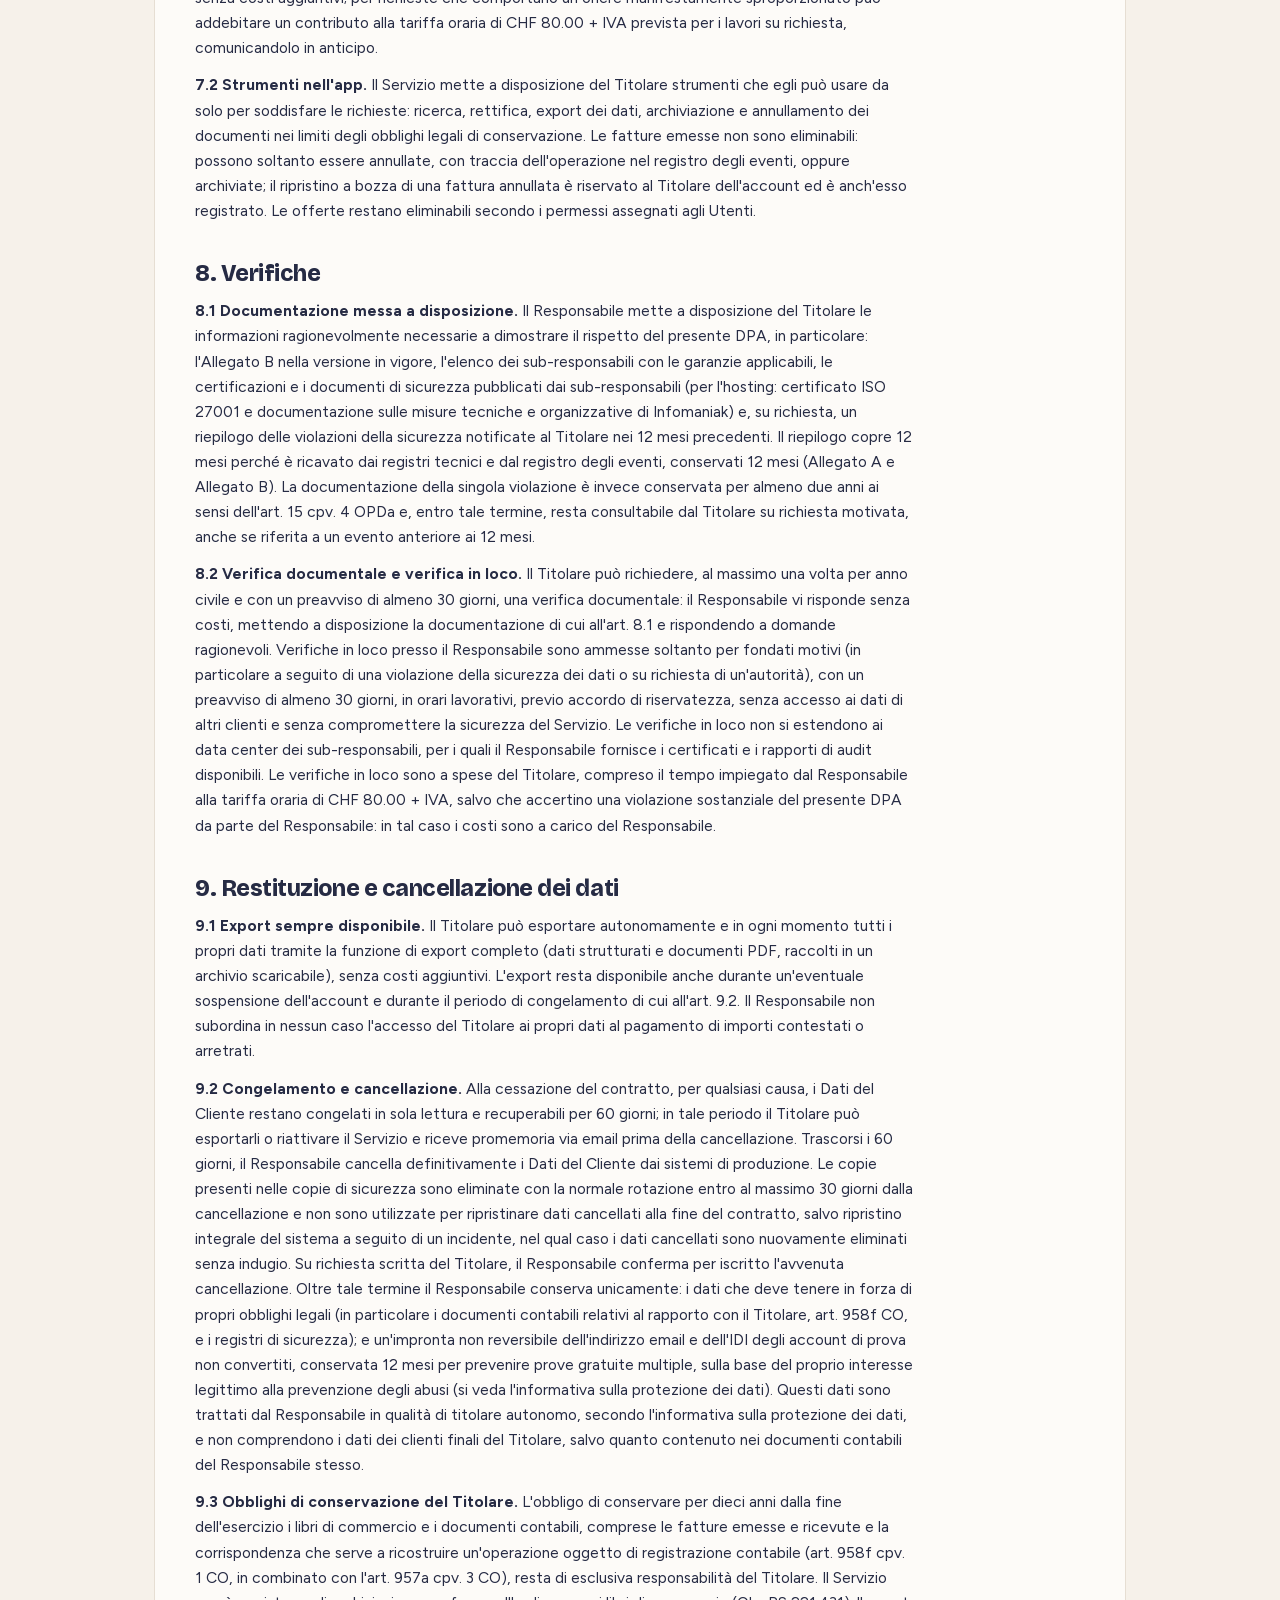
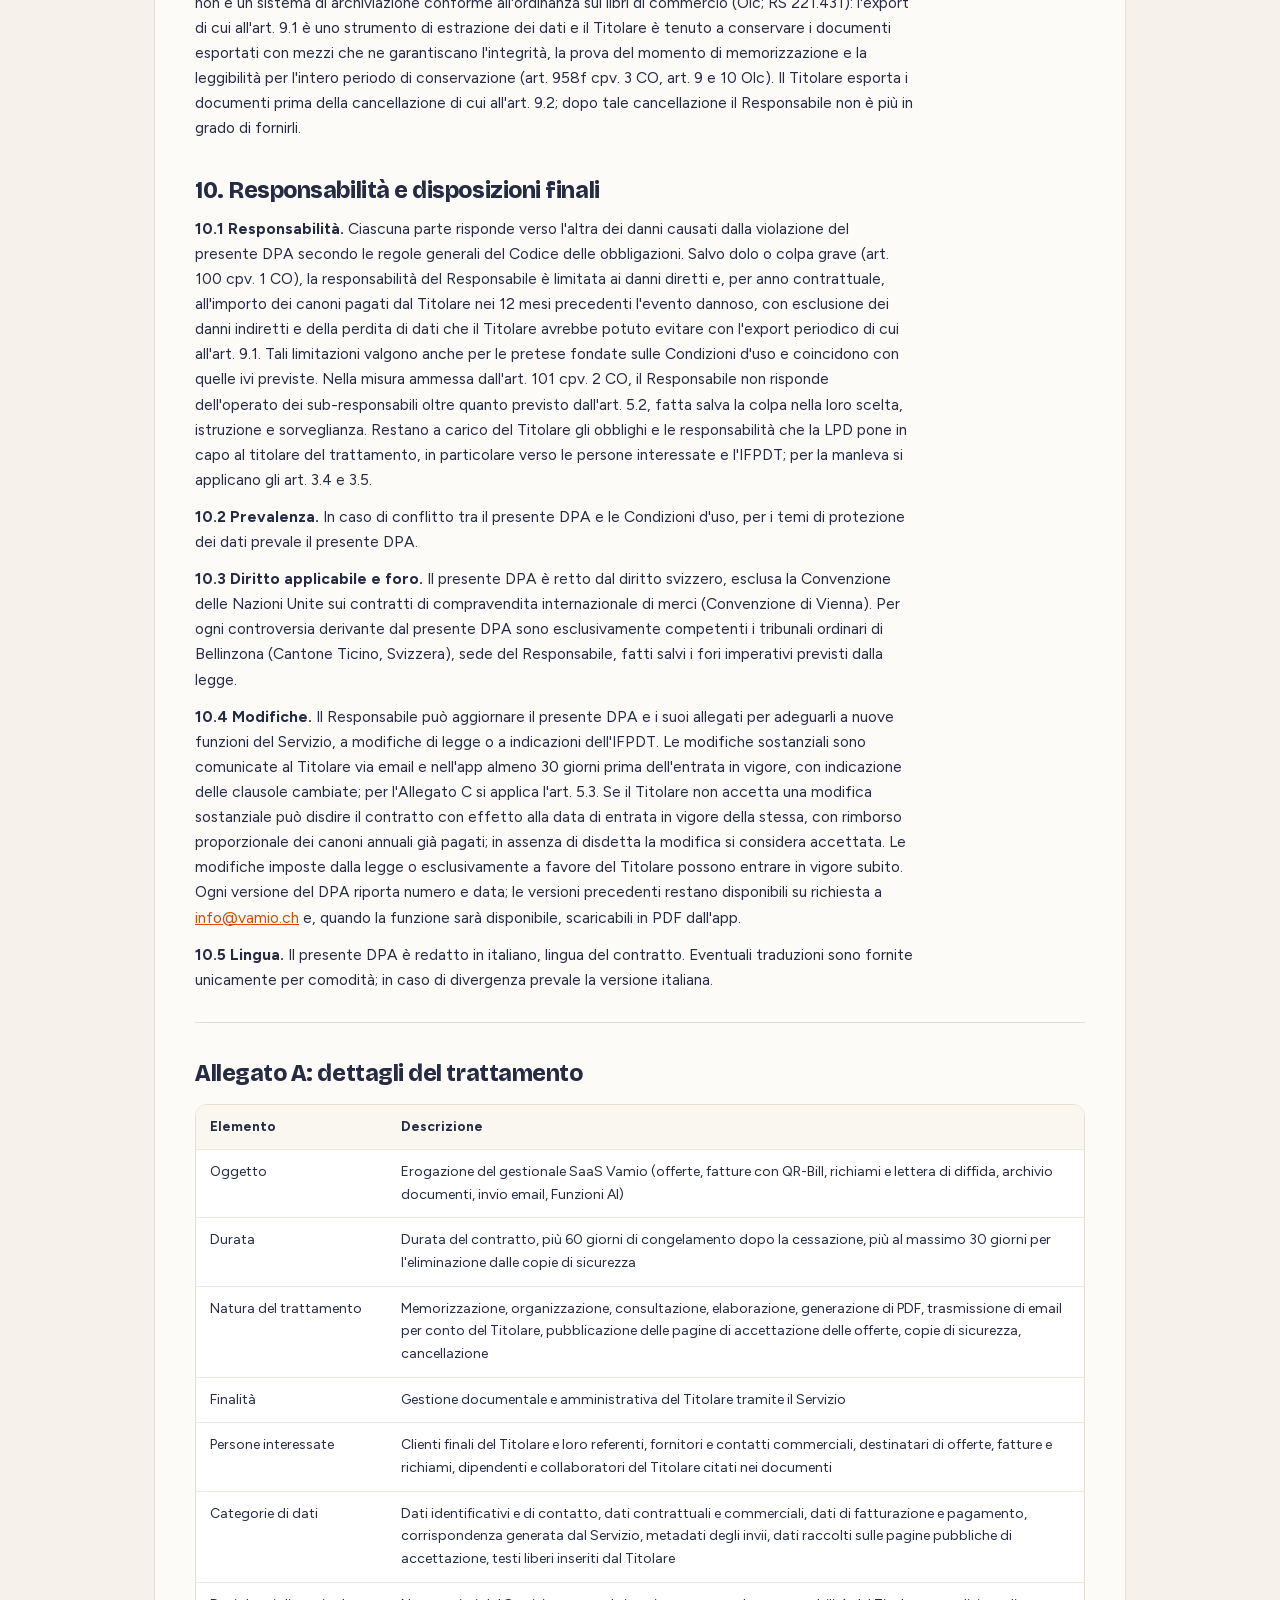
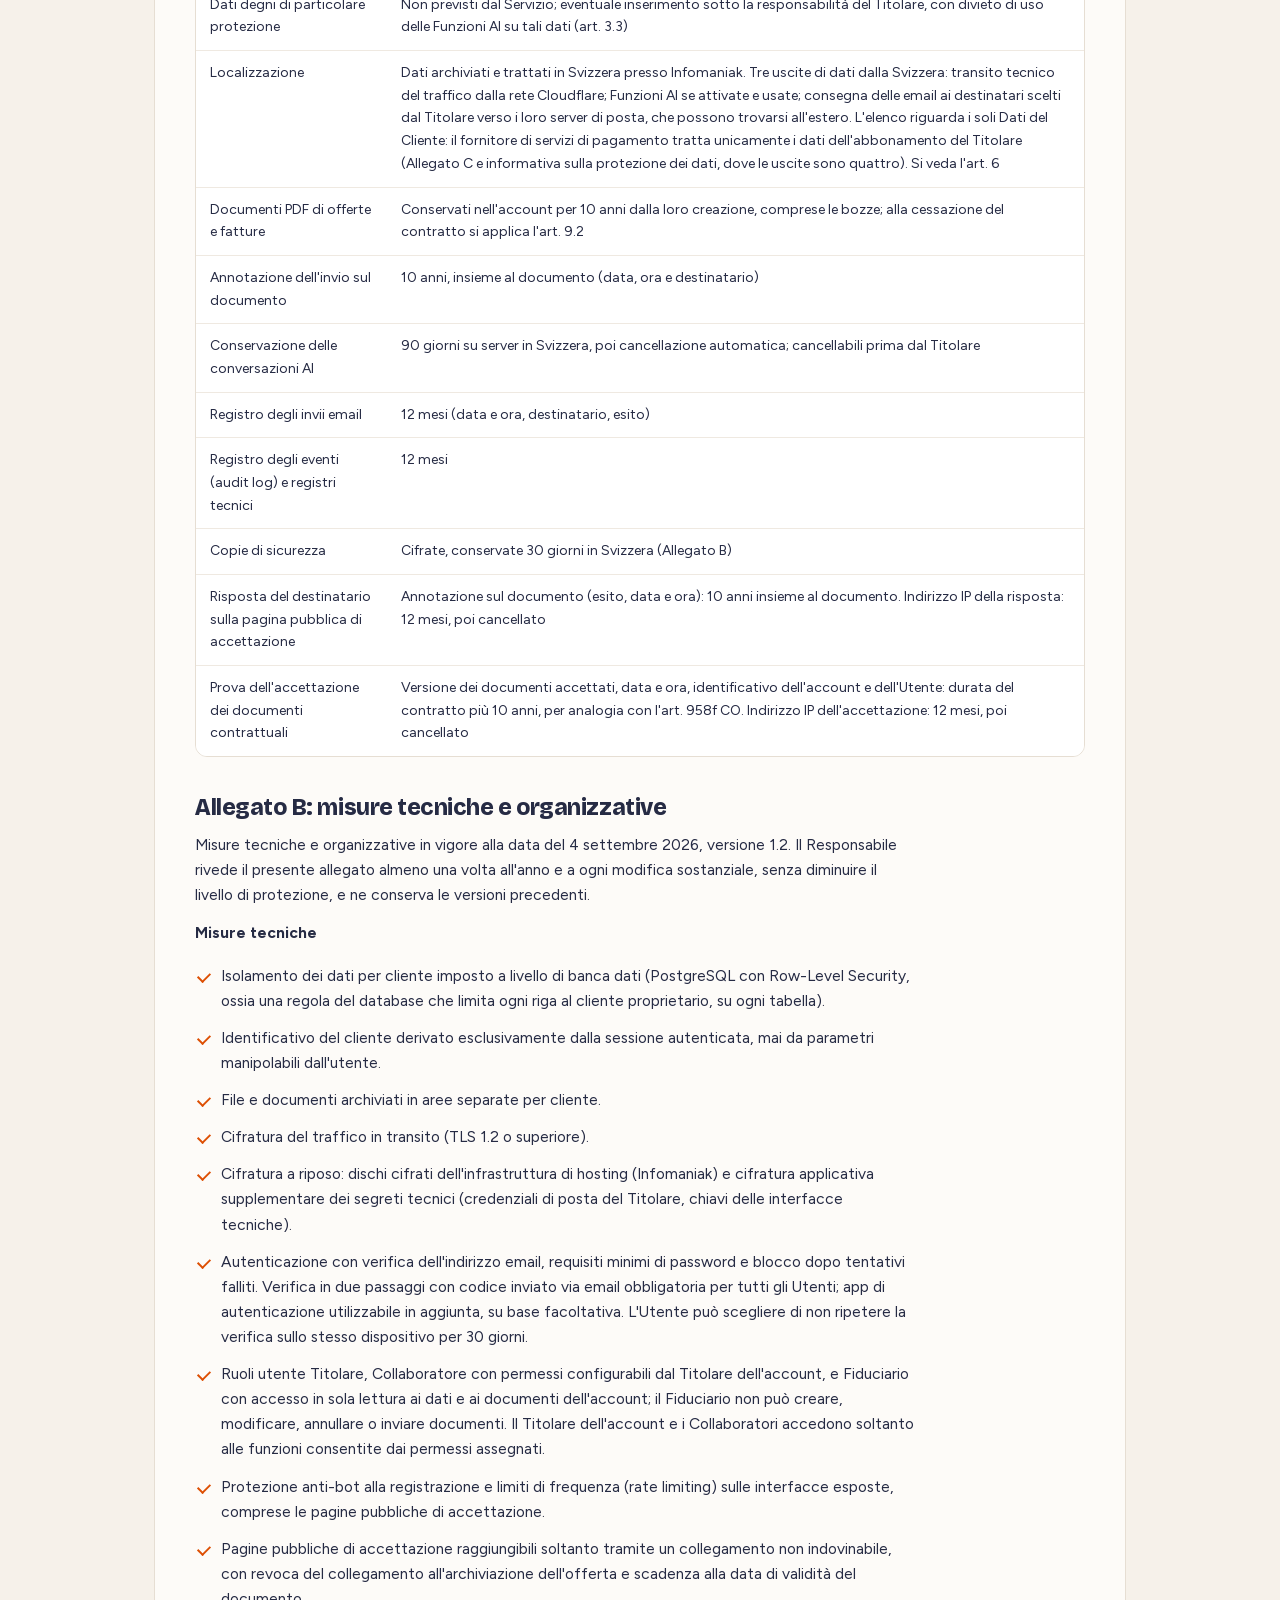
<file: legale/dpa.html>
<!DOCTYPE html>
<html lang="it">
<head>
<meta charset="utf-8">
<meta name="viewport" content="width=device-width, initial-scale=1">
<title>Vamio, accordo sul trattamento dei dati (DPA)</title>
<meta name="description" content="L'accordo fra il Titolare (il cliente) e il Responsabile (VAM Deco Sagl) sul trattamento su mandato dei dati inseriti nel gestionale.">
<link rel="icon" href="/web-assets/favicon.ico" sizes="32x32">
<link rel="icon" type="image/svg+xml" href="/web-assets/vamio-volpe-icona.svg">
<link rel="icon" type="image/png" sizes="32x32" href="/web-assets/favicon-32.png">
<link rel="apple-touch-icon" sizes="180x180" href="/web-assets/apple-touch-icon.png">
<link rel="manifest" href="/site.webmanifest">
<meta name="theme-color" content="#3D4461">
<link rel="stylesheet" href="../web-assets/fonts.css">
<link rel="canonical" href="https://vamio.ch/legale/dpa.html">
<style>
*{margin:0;padding:0;box-sizing:border-box}
:root{
  --ink:#262B44; --ink-2:#6E6779; --paper:#F6F1EA; --card:#FDFBF8; --line:#E6DED3;
  --blu:#3D4461; --or:#DD4F03; --cta:#D64A03; --tint:#FDEBDD; --tint-line:#F3C9AE;
}
html{scroll-behavior:smooth}
body{font-family:"Figtree","Helvetica Neue",Arial,sans-serif;background:var(--paper);color:var(--ink);
  line-height:1.62;-webkit-font-smoothing:antialiased;font-size:16px}
h1,h2,h3,h4{font-family:"Bricolage Grotesque","Figtree",Arial,sans-serif;font-weight:800;
  letter-spacing:-.02em;line-height:1.1}
a{color:var(--cta)}
.wrap{max-width:1020px;margin:0 auto;padding:0 24px}

.nav{position:sticky;top:0;z-index:20;background:rgba(246,241,234,.94);backdrop-filter:blur(10px);
  border-bottom:1px solid var(--line);box-shadow:inset 0 -2px 0 var(--or)}
.nav-in{max-width:1020px;margin:0 auto;padding:0 24px;min-height:64px;display:flex;align-items:center;
  gap:8px 22px;flex-wrap:wrap}
.nav-in .brand{display:flex;align-items:center;padding:12px 0}
.nav-in .brand svg{height:24px;width:auto;display:block}
.nav-in a{font-weight:600;font-size:14.5px;color:var(--ink-2);text-decoration:none;padding:6px 0}
.nav-in a:hover{color:var(--ink)}
.nav-in a.torna{margin-left:auto;color:var(--cta);font-weight:700}
.nav-in a.on{color:var(--ink);box-shadow:inset 0 -2px 0 var(--or)}

header.top{padding:52px 0 8px}
.eyebrow{font-weight:700;font-size:12px;letter-spacing:.14em;text-transform:uppercase;color:var(--or);
  display:flex;align-items:center;gap:10px}
.eyebrow::before{content:"";width:26px;height:2px;background:var(--or)}
header.top h1{font-size:clamp(30px,4.4vw,44px);margin:14px 0 12px;max-width:20ch}
header.top .sub{color:var(--ink-2);font-size:17px;max-width:64ch}
.versione{display:flex;align-items:center;gap:14px;flex-wrap:wrap;background:var(--tint);
  border:1px solid var(--tint-line);border-left:5px solid var(--or);border-radius:12px;
  padding:14px 20px;margin:26px 0 4px;font-size:15px}
.versione .tag{font-weight:800;font-size:11.5px;letter-spacing:.14em;text-transform:uppercase;
  color:#fff;background:var(--cta);border-radius:999px;padding:5px 12px;white-space:nowrap}
.versione b{color:#8A3400}

main{padding:26px 0 64px}
.toc{background:var(--card);border:1px solid var(--line);border-radius:16px;padding:24px 26px;margin-bottom:30px}
.toc .lbl{font-weight:700;font-size:11.5px;letter-spacing:.13em;text-transform:uppercase;color:var(--ink-2);
  margin-bottom:14px}
.toc ol{list-style:none;columns:2;column-gap:34px}
.toc li{break-inside:avoid;margin-bottom:2px}
.toc a{display:block;padding:5px 0 5px 12px;border-left:2px solid var(--line);color:var(--ink-2);
  text-decoration:none;font-size:14px}
.toc a:hover{border-left-color:var(--or);color:var(--ink)}
@media(max-width:720px){.toc ol{columns:1}}

article{background:var(--card);border:1px solid var(--line);border-radius:16px;padding:34px 40px 40px}
article p,article ul,article ol,article h2,article h3,article h4,article .nota{max-width:72ch}
article h2{font-size:23px;margin:38px 0 12px;scroll-margin-top:88px}
article h2:first-child{margin-top:0}
article h3{font-size:17.5px;margin:26px 0 8px;scroll-margin-top:88px}
article h4{font-size:15.5px;margin:20px 0 6px}
article p{margin-bottom:12px;font-size:15.5px}
article hr{border:none;border-top:1px solid var(--line);margin:30px 0;max-width:none}
article strong{font-weight:700}
code{font-family:"Figtree",Arial,sans-serif;font-weight:600;background:#EFE9E1;padding:1px 6px;
  border-radius:4px;font-size:.92em}

ul.p{list-style:none;margin:8px 0 16px}
ul.p li{padding:6px 0 6px 26px;position:relative;font-size:15.5px}
ul.p li::before{content:"";position:absolute;left:3px;top:15px;width:10px;height:6px;
  border-left:2.2px solid var(--or);border-bottom:2.2px solid var(--or);transform:rotate(-45deg)}
ol.n{margin:8px 0 16px;padding-left:26px}
ol.n li{padding:5px 0 5px 4px;font-size:15.5px}
ol.n li::marker{color:var(--or);font-weight:700}

.tw{overflow-x:auto;border:1px solid var(--line);border-radius:12px;margin:18px 0 22px;
  max-width:100%;-webkit-overflow-scrolling:touch}
table{width:100%;border-collapse:collapse;font-size:14px;background:#fff;min-width:520px}
th,td{padding:11px 14px;border-bottom:1px solid #EFE9E1;vertical-align:top;text-align:left}
th{font-weight:700;background:#FAF6F0;font-size:13.5px}
table.kv th{width:26%;min-width:150px;font-size:14px;color:var(--ink)}
table.kv td{font-size:14px}
tr:last-child td{border-bottom:none}

.nota{background:var(--tint);border:1px solid var(--tint-line);border-radius:12px;
  padding:16px 20px 6px;margin:18px 0 22px}
.nota p{font-size:15px}
.nota ul.p{margin-bottom:12px}
.nota hr{display:none}

footer{background:var(--blu);color:#B4B1C2;padding:40px 0 52px;font-size:13.5px}
footer .cols{display:grid;grid-template-columns:1.3fr 1fr;gap:34px}
@media(max-width:720px){footer .cols{grid-template-columns:1fr}}
footer b{color:#fff;font-weight:700}
footer .lbl{font-weight:700;font-size:11.5px;letter-spacing:.13em;text-transform:uppercase;
  color:#8E8AA0;margin-bottom:12px}
footer a{color:#E4E2EA;text-decoration:none;display:block;padding:4px 0}
footer a:hover{color:#fff;text-decoration:underline}
footer .fine{margin-top:28px;padding-top:18px;border-top:1px solid #4C5271;color:#8E8AA0;font-size:12.5px}

@media print{
  @page{margin:16mm 14mm}
  body{background:#fff;font-size:10.5pt;line-height:1.5}
  .nav,.toc{display:none}
  .wrap{max-width:none;padding:0}
  header.top{padding:0 0 6px}
  header.top h1{font-size:22pt}
  article{background:#fff;border:none;border-radius:0;padding:0}
  article p,article ul,article ol,article h2,article h3,article h4,article .nota{max-width:none}
  article h2{font-size:14pt;margin:18pt 0 6pt;break-after:avoid}
  article h3{font-size:11.5pt;break-after:avoid}
  article p,article li{font-size:10.5pt}
  .versione{background:#fff;border:1px solid #999;border-left:3pt solid #999}
  .versione .tag{background:#fff;color:#000;border:1px solid #999}
  .nota{background:#fff;border:1px solid #BBB}
  .tw{overflow:visible;border:1px solid #BBB}
  table{font-size:9pt;min-width:0}
  th{background:#F2F2F2}
  tr{break-inside:avoid}
  .nota,.tw{break-inside:auto}
  footer{background:#fff;color:#333;border-top:1px solid #BBB;padding:12pt 0 0}
  footer b{color:#000}
  footer a{color:#333}
}
</style>
</head>
<body>

<nav class="nav" aria-label="Documenti legali Vamio">
  <div class="nav-in">
    <a class="brand" href="../" aria-label="Vamio, torna al sito"><svg style="height:24px;width:auto" xmlns="http://www.w3.org/2000/svg" viewBox="-60 -800 4704 880" role="img" aria-label="Vamio">
  <g transform="translate(0 -720.0) scale(1.42578125)">
    <rect width="512" height="512" rx="118" fill="#3D4461"/>
    <path d="M118 250 L225 380 L394 148" fill="none" stroke="#DD4F03" stroke-width="66" stroke-linecap="square" stroke-linejoin="miter"/>
  </g>
  <g transform="translate(960 0)">
    <path fill="#3D4461" d="M254.7825927734375 0.0 3.9129638671875 -527.2174072265625H173.566650390625L283.6966552734375 -278.391845703125Q290.479248046875 -263.391845703125 299.93572998046875 -239.82666015625Q309.3922119140625 -216.261474609375 319.34869384765625 -191.9136962890625Q329.30517578125 -167.56591796875 336.6529541015625 -148.2181396484375H345.0877685546875Q352.6529541015625 -167.7833251953125 361.82684326171875 -192.23980712890625Q371.000732421875 -216.6962890625 380.2833251953125 -240.261474609375Q389.56591796875 -263.82666015625 396.3485107421875 -278.82666015625L505.60888671875 -527.2174072265625H670.175537109375L419.305908203125 0.0Z M944.0 12Q896.13037109375 12.0 854.8694458007812 4.60870361328125Q813.6085205078125 -2.7825927734375 782.6737060546875 -20.2825927734375Q751.7388916015625 -37.7825927734375 734.521484375 -67.89129638671875Q717.3040771484375 -98.0 717.3040771484375 -143.6522216796875Q717.3040771484375 -207.434814453125 751.9779663085938 -243.54351806640625Q786.65185546875 -279.6522216796875 850.217041015625 -295.97833251953125Q913.7822265625 -312.304443359375 999.2822265625 -316.5218505859375Q1084.7822265625 -320.7392578125 1185.8692626953125 -320.7392578125V-340.3477783203125Q1185.8692626953125 -372.825927734375 1169.9127807617188 -392.06500244140625Q1153.956298828125 -411.3040771484375 1121.4129638671875 -419.586669921875Q1088.86962890625 -427.8692626953125 1037.4351806640625 -427.8692626953125Q997.6529541015625 -427.8692626953125 965.3922119140625 -422.41278076171875Q933.1314697265625 -416.956298828125 914.1314697265625 -405.49981689453125Q895.1314697265625 -394.0433349609375 895.1314697265625 -375.825927734375V-365.565185546875H737.5648193359375Q736.5648193359375 -369.565185546875 736.1735229492188 -373.23907470703125Q735.7822265625 -376.9129638671875 735.7822265625 -381.695556640625Q735.7822265625 -428.695556640625 770.9779663085938 -464.13037109375Q806.1737060546875 -499.565185546875 875.565185546875 -519.3912963867188Q944.9566650390625 -539.2174072265625 1048.0003662109375 -539.2174072265625Q1143.6092529296875 -539.2174072265625 1209.2833251953125 -522.1087036132812Q1274.9573974609375 -505.0 1308.7618408203125 -466.2174072265625Q1342.5662841796875 -427.434814453125 1342.5662841796875 -361.86962890625V-141.391845703125Q1342.5662841796875 -123.0440673828125 1350.1749877929688 -112.71795654296875Q1357.78369140625 -102.391845703125 1376.1314697265625 -102.391845703125H1428.0010986328125V-5.6522216796875Q1416.2618408203125 -1.0 1388.0225830078125 5.5Q1359.7833251953125 12.0 1326.4788818359375 12.0Q1280.3048095703125 12.0 1253.7394409179688 1.32611083984375Q1227.174072265625 -9.3477783203125 1215.0435180664062 -27.695556640625Q1202.9129638671875 -46.0433349609375 1198.0433349609375 -68.1737060546875H1190.0433349609375Q1161.825927734375 -43.2607421875 1123.5868530273438 -24.9129638671875Q1085.3477783203125 -6.565185546875 1040.0 2.7174072265625Q994.6522216796875 12.0 944.0 12ZM985.1744384765625 -99.1307373046875Q1013.478515625 -99.1307373046875 1047.6957397460938 -105.36981201171875Q1081.9129638671875 -111.60888671875 1113.7172241210938 -124.13055419921875Q1145.521484375 -136.6522216796875 1165.6953735351562 -155.95648193359375Q1185.8692626953125 -175.2607421875 1185.8692626953125 -201.6085205078125V-229.9129638671875Q1079.304443359375 -229.9129638671875 1009.9351806640625 -222.195556640625Q940.56591796875 -214.4781494140625 906.9573974609375 -197.13037109375Q873.348876953125 -179.7825927734375 873.348876953125 -149.3914794921875Q873.348876953125 -128.043701171875 889.7618408203125 -117.36981201171875Q906.1748046875 -106.6959228515625 932.0442504882812 -102.913330078125Q957.9136962890625 -99.1307373046875 985.1744384765625 -99.1307373046875Z M1496.6085205078125 0.0V-527.2174072265625H1623.04443359375L1634.1314697265625 -438.0870361328125H1643.1314697265625Q1670.6966552734375 -476.2174072265625 1706.479248046875 -498.10870361328125Q1742.2618408203125 -520.0 1782.7618408203125 -529.6087036132812Q1823.2618408203125 -539.2174072265625 1861.9140625 -539.2174072265625Q1936.1314697265625 -539.2174072265625 1985.348876953125 -514.6087036132812Q2034.5662841796875 -490.0 2057.4359130859375 -438.0870361328125H2066.6533203125Q2095.0010986328125 -476.2174072265625 2131.1749877929688 -498.10870361328125Q2167.348876953125 -520.0 2207.848876953125 -529.6087036132812Q2248.348876953125 -539.2174072265625 2287.78369140625 -539.2174072265625Q2359.3055419921875 -539.2174072265625 2407.457763671875 -515.6738891601562Q2455.6099853515625 -492.13037109375 2479.9360961914062 -444.2607421875Q2504.26220703125 -396.39111328125 2504.26220703125 -322.956298828125V0.0H2347.565185546875V-298.3040771484375Q2347.565185546875 -329.477783203125 2339.3261108398438 -351.8907470703125Q2331.0870361328125 -374.3037109375 2315.7827758789062 -388.0863037109375Q2300.478515625 -401.868896484375 2278.6742553710938 -408.19500732421875Q2256.8699951171875 -414.5211181640625 2229.95703125 -414.5211181640625Q2189.9136962890625 -414.5211181640625 2155.30517578125 -397.28204345703125Q2120.6966552734375 -380.04296875 2099.5446166992188 -349.45611572265625Q2078.392578125 -318.8692626953125 2078.392578125 -278.0433349609375V0.0H1922.4781494140625V-298.3040771484375Q1922.4781494140625 -329.477783203125 1914.2390747070312 -351.8907470703125Q1906.0 -374.3037109375 1890.6957397460938 -388.0863037109375Q1875.3914794921875 -401.868896484375 1853.5872192382812 -408.19500732421875Q1831.782958984375 -414.5211181640625 1804.08740234375 -414.5211181640625Q1764.0440673828125 -414.5211181640625 1729.435546875 -397.28204345703125Q1694.8270263671875 -380.04296875 1674.0662841796875 -349.45611572265625Q1653.3055419921875 -318.8692626953125 1653.3055419921875 -278.0433349609375V0.0Z M2638.6085205078125 0.0V-527.2174072265625H2795.3055419921875V0.0Z M3243.95703125 12.0Q3141.2177734375 12.0 3066.4349975585938 -18.89129638671875Q2991.6522216796875 -49.7825927734375 2951.3042602539062 -111.17388916015625Q2910.956298828125 -172.565185546875 2910.956298828125 -264.0Q2910.956298828125 -356.2174072265625 2951.3042602539062 -417.32611083984375Q2991.6522216796875 -478.434814453125 3066.4349975585938 -508.82611083984375Q3141.2177734375 -539.2174072265625 3243.95703125 -539.2174072265625Q3346.6962890625 -539.2174072265625 3421.4790649414062 -508.82611083984375Q3496.2618408203125 -478.434814453125 3536.6098022460938 -417.32611083984375Q3576.957763671875 -356.2174072265625 3576.957763671875 -264.0Q3576.957763671875 -172.565185546875 3536.6098022460938 -111.17388916015625Q3496.2618408203125 -49.7825927734375 3421.4790649414062 -18.89129638671875Q3346.6962890625 12.0 3243.95703125 12.0ZM3243.95703125 -102.391845703125Q3298.4351806640625 -102.391845703125 3336.7611083984375 -120.56573486328125Q3375.0870361328125 -138.7396240234375 3394.9564819335938 -172.7177734375Q3414.825927734375 -206.6959228515625 3414.825927734375 -254.0V-274.0Q3414.825927734375 -322.086669921875 3394.9564819335938 -355.67352294921875Q3375.0870361328125 -389.2603759765625 3336.7611083984375 -407.04296875Q3298.4351806640625 -424.8255615234375 3243.95703125 -424.8255615234375Q3189.4788818359375 -424.8255615234375 3151.1529541015625 -407.04296875Q3112.8270263671875 -389.2603759765625 3092.9575805664062 -355.67352294921875Q3073.088134765625 -322.086669921875 3073.088134765625 -274.0V-254.0Q3073.088134765625 -206.6959228515625 3092.9575805664062 -172.7177734375Q3112.8270263671875 -138.7396240234375 3151.1529541015625 -120.56573486328125Q3189.4788818359375 -102.391845703125 3243.95703125 -102.391845703125Z"/>
    <rect fill="#DD4F03" x="2622" y="-740" width="190" height="190"/>
  </g>
</svg></a>
    <a href="condizioni.html">Condizioni generali d'uso</a><a href="privacy.html">Protezione dei dati</a><a href="dpa.html" class="on">Trattamento dei dati (DPA)</a><a href="prova.html">Prova gratuita 30 giorni</a><a href="../" class="torna">Torna al sito</a>
  </div>
</nav>

<header class="top">
  <div class="wrap">
    <div class="eyebrow">Documenti legali</div>
    <h1>Accordo sul trattamento dei dati su mandato (DPA) del servizio Vamio</h1>
    <p class="sub">L'accordo fra il Titolare (il cliente) e il Responsabile (VAM Deco Sagl) sul trattamento su mandato dei dati inseriti nel gestionale.</p>
    <div class="versione"><span class="tag">Versione in vigore</span><span>Versione 1.0, in vigore dal 4 settembre 2026</span></div>
  </div>
</header>

<main>
  <div class="wrap">
    <nav class="toc" aria-label="Indice dei contenuti"><div class="lbl">In questa pagina</div><ol><li><a href="#in-breve">In breve</a></li><li><a href="#premessa">Premessa</a></li><li><a href="#1-oggetto-e-durata">1. Oggetto e durata</a></li><li><a href="#2-natura-finalita-e-mezzi-del-trattamento">2. Natura, finalità e mezzi del trattamento</a></li><li><a href="#3-categorie-di-dati-e-di-persone-interessate-garanzie-del-titolare">3. Categorie di dati e di persone interessate; garanzie del Titolare</a></li><li><a href="#4-obblighi-del-responsabile">4. Obblighi del Responsabile</a></li><li><a href="#5-sub-responsabili">5. Sub-responsabili</a></li><li><a href="#6-localizzazione-dei-dati-e-comunicazione-all-estero">6. Localizzazione dei dati e comunicazione all'estero</a></li><li><a href="#7-assistenza-per-i-diritti-delle-persone-interessate">7. Assistenza per i diritti delle persone interessate</a></li><li><a href="#8-verifiche">8. Verifiche</a></li><li><a href="#9-restituzione-e-cancellazione-dei-dati">9. Restituzione e cancellazione dei dati</a></li><li><a href="#10-responsabilita-e-disposizioni-finali">10. Responsabilità e disposizioni finali</a></li><li><a href="#allegato-a-dettagli-del-trattamento">Allegato A: dettagli del trattamento</a></li><li><a href="#allegato-b-misure-tecniche-e-organizzative">Allegato B: misure tecniche e organizzative</a></li><li><a href="#allegato-c-sub-responsabili-autorizzati">Allegato C: sub-responsabili autorizzati</a></li><li><a href="#identificazione-del-fornitore">Identificazione del fornitore</a></li></ol></nav>
    <article>
<h2 id="in-breve">In breve</h2>
<p>Riassunto non vincolante. Fa fede il testo completo degli articoli che seguono.</p>
<ul class="p"><li>Il Titolare (il cliente che sottoscrive il Servizio) resta il padrone dei dati che inserisce in Vamio (anagrafiche, offerte, fatture). Il Responsabile (VAM Deco Sagl) li tratta solo per far funzionare il Servizio, mai per scopi propri.</li><li>Il Titolare può invitare nel proprio account i propri Collaboratori, con ruoli e permessi configurabili, e può concedere al proprio fiduciario un accesso in sola lettura, gratuito e non conteggiato fra gli utenti fatturati. I dati di accesso di queste persone sono trattati da VAM Deco Sagl come titolare autonomo, secondo l'informativa sulla protezione dei dati, e non rientrano nel presente DPA.</li><li>I dati sono archiviati e trattati in Svizzera, presso Infomaniak: banca dati, documenti, PDF e copie di sicurezza cifrate.</li><li>Le uscite di dati dalla Svizzera sono tre: il transito tecnico attraverso la rete di protezione di Cloudflare (dati in viaggio, non conservati); le Funzioni AI, solo se attivate e usate; la consegna delle email ai destinatari scelti dal Titolare, verso i loro server di posta, che possono trovarsi all'estero. Le prime due dipendono dal Responsabile. La terza avviene su istruzione del Titolare, che di quei dati è titolare del trattamento, e non è una comunicazione all'estero decisa dal Responsabile.</li><li>Questo elenco riguarda i soli Dati del Cliente, cioè i dati che il Titolare inserisce nel gestionale. Il fornitore di servizi di pagamento non vi accede mai, perché tratta unicamente i dati dell'abbonamento del Titolare, per i quali il Responsabile agisce come titolare autonomo secondo l'informativa sulla protezione dei dati, dove le uscite elencate sono quattro.</li><li>Il traffico verso l'applicazione passa dalla rete di protezione di Cloudflare, che blocca gli attacchi e verifica che chi si registra sia una persona reale. Per farlo Cloudflare decifra il traffico per un istante su server che possono trovarsi anche fuori dalla Svizzera, senza conservarne il contenuto in modo permanente.</li><li>Le Funzioni AI sono comprese in entrambi i Piani, sono facoltative e restano spente finché il Titolare non le accende. Se attivate, il testo da elaborare viene inviato al fornitore AI, che lo tratta nei seguenti Stati: Stati Uniti d'America e Irlanda, oltre agli altri Paesi in cui il gruppo Google dispone di strutture. Il fornitore elabora il testo per generare la risposta e può conservarlo per un periodo limitato ai soli controlli contro gli abusi, senza usarlo per addestrare o migliorare i modelli.</li><li>In caso di violazione della sicurezza il Responsabile avvisa il Titolare senza indugio e di regola entro 48 ore.</li><li>L'export completo dei dati è sempre disponibile, anche durante una sospensione. Dopo la fine del contratto i dati restano recuperabili 60 giorni, poi vengono cancellati definitivamente.</li></ul>
<hr>
<h2 id="premessa">Premessa</h2>
<p>Il presente Accordo sul trattamento dei dati (di seguito il "DPA") integra le Condizioni generali d'uso del servizio Vamio e disciplina il trattamento di dati personali che il Cliente affida a VAM Deco Sagl nell'ambito dell'erogazione del servizio Vamio (di seguito il "Servizio").</p>
<p><strong>Parti.</strong> Da un lato il cliente che sottoscrive il Servizio, di seguito il "Titolare". Dall'altro <strong>VAM Deco Sagl</strong>, Via Pobbia 4d, 6514 Sementina, Comune di Bellinzona, Cantone Ticino, Svizzera, di seguito il "Responsabile", anche "Vamio".</p>
<p><strong>Due parole da non confondere.</strong> Nel presente DPA "Titolare" indica sempre il titolare del trattamento ai sensi dell'art. 5 lett. j LPD, cioè il cliente in quanto impresa. Quando invece si parla della persona fisica che amministra l'account nell'app (ruolo utente previsto dalle Condizioni d'uso, art. 1.5) si usa l'espressione "Titolare dell'account". La stessa avvertenza figura nelle Condizioni d'uso e nell'informativa sulla protezione dei dati.</p>
<p><strong>Base legale.</strong> Il presente DPA è concluso ai sensi dell'art. 9 della Legge federale sulla protezione dei dati del 25 settembre 2020 (LPD; RS 235.1) e dell'ordinanza sulla protezione dei dati del 31 agosto 2022 (OPDa; RS 235.11). Il Servizio è destinato a clienti stabiliti in Svizzera. Qualora al trattamento fosse applicabile il Regolamento (UE) 2016/679 (GDPR), il Titolare ne informa il Responsabile e le parti integrano il presente DPA, su richiesta del Titolare, con le clausole richieste dall'art. 28 di tale regolamento.</p>
<p><strong>Ripartizione dei ruoli.</strong> Il Titolare resta titolare del trattamento per tutti i dati personali che inserisce nel Servizio, cioè decide perché e come quei dati sono usati, in particolare i dati dei propri clienti finali e contatti (di seguito i "Dati del Cliente"). Il Responsabile tratta tali dati esclusivamente come responsabile del trattamento, cioè li tratta soltanto per conto del Titolare e secondo le sue istruzioni. Per i dati relativi all'account, alla fatturazione dell'abbonamento e all'utilizzo del Servizio, VAM Deco Sagl agisce invece come titolare autonomo del trattamento: quei trattamenti sono descritti nell'informativa sulla protezione dei dati di Vamio e non sono oggetto del presente DPA.</p>
<p><strong>Utenti dell'account.</strong> Sono Utenti il Titolare dell'account, i suoi Collaboratori e l'eventuale Fiduciario in sola lettura. Il Fiduciario è la persona di fiducia (in particolare il fiduciario contabile) alla quale il Titolare dell'account concede, dalle impostazioni, un accesso limitato alla sola lettura dei dati e dei documenti dell'account, senza possibilità di creare, modificare, annullare o inviare documenti; questo accesso è gratuito e non è conteggiato fra gli utenti fatturati. Per i dati degli Utenti necessari alla creazione delle credenziali, all'autenticazione, alla sicurezza e alla tracciabilità delle operazioni, VAM Deco Sagl agisce come titolare del trattamento e li tratta secondo l'informativa sulla protezione dei dati. Il Titolare dell'account che invita un Collaboratore o un Fiduciario si impegna a comunicargli tale informativa, che il Responsabile mette a disposizione anche nell'email di invito e al primo accesso.</p>
<p><strong>Accettazione e prova.</strong> Il presente DPA, nella versione e alla data indicate in testa al documento, è accettato dal Titolare tramite casella di spunta al momento della registrazione, con rinvio espresso e link al presente DPA e alle Condizioni d'uso. Il Responsabile registra e conserva, per la durata del contratto e per i 10 anni successivi, la prova dell'accettazione in senso stretto, quale documento contrattuale, per analogia con l'art. 958f CO: versione dei documenti accettati, data e ora, identificativo dell'account e dell'Utente che ha accettato. L'indirizzo IP registrato al momento dell'accettazione è invece conservato soltanto 12 mesi, poi viene cancellato dalla registrazione, che resta valida come prova anche senza di esso. Il Responsabile invia inoltre al Titolare via email una copia in PDF dei documenti accettati. Tali registrazioni valgono tra le parti come prova per testo dell'accettazione del presente DPA, dell'autorizzazione generale di cui all'art. 5.1 e della proroga di foro (art. 17 cpv. 2 CPC). La versione accettata e quella in vigore sono scaricabili in ogni momento dall'app.</p>
<hr>
<h2 id="1-oggetto-e-durata">1. Oggetto e durata</h2>
<p><strong>1.1</strong> Oggetto del DPA è il trattamento dei Dati del Cliente contenenti dati personali, effettuato dal Responsabile per erogare il Servizio: hosting, memorizzazione, elaborazione, generazione di documenti, invio di email per conto del Titolare, copie di sicurezza e assistenza.</p>
<p><strong>1.2</strong> Il DPA ha la stessa durata del contratto di servizio e si applica finché il Responsabile tratta Dati del Cliente, ossia fino alla cancellazione definitiva di cui all'art. 9.2, comprese le copie di sicurezza.</p>
<h2 id="2-natura-finalita-e-mezzi-del-trattamento">2. Natura, finalità e mezzi del trattamento</h2>
<p><strong>2.1 Finalità.</strong> Il trattamento avviene esclusivamente per l'erogazione delle funzionalità del Servizio richieste dal Titolare: gestione delle anagrafiche, creazione e invio di offerte e fatture (comprese le fatture con QR-Bill), richiami di pagamento compresa la lettera di diffida, archiviazione dei documenti, statistiche interne all'account del Titolare, Funzioni AI se attivate, export dei dati.</p>
<p><strong>2.2 Mezzi e infrastruttura.</strong> Il trattamento avviene con strumenti informatici. I Dati del Cliente (banca dati, documenti, PDF, copie di sicurezza) sono archiviati e trattati in Svizzera, su server presso Infomaniak Network SA, alle condizioni dell'art. 6.</p>
<p><strong>2.3 Pagine pubbliche di accettazione delle offerte.</strong> Le offerte inviate tramite il Servizio possono essere accettate dal destinatario su una pagina pubblica ospitata all'indirizzo accept.vamio.ch, unico per tutti i clienti del Servizio, nei Piani che prevedono l'accettazione elettronica secondo la lista pubblicata su vamio.ch. La pagina è raggiungibile soltanto tramite un collegamento non indovinabile contenuto nell'email inviata al destinatario e mostra il logo e i dati del Titolare che ha inviato il documento, oltre a una menzione del Servizio secondo il Piano sottoscritto. Sulla pagina il destinatario dispone di tre possibilità: accettare l'offerta, chiedere modifiche oppure non accettare; il Titolare dell'account riceve tutti gli aggiornamenti via email. I collegamenti già trasmessi ai destinatari sull'indirizzo precedente accept.vamdeco.agency restano validi. I dati mostrati e raccolti su queste pagine sono Dati del Cliente ai sensi dell'art. 3.2 e restano sull'infrastruttura in Svizzera di cui all'art. 2.2. L'esito della risposta del destinatario è annotato sul documento con data e ora e conservato insieme al documento; l'indirizzo IP registrato con la risposta è conservato 12 mesi, poi cancellato, e l'annotazione resta valida come prova anche senza di esso.</p>
<p><strong>2.4 Evoluzione del Servizio.</strong> Il Titolare prende atto che il Servizio è in evoluzione. Alcune funzioni possono essere modificate, sospese o rimosse con un preavviso di 30 giorni e le prestazioni possono variare. Il Servizio è offerto con una disponibilità indicativa del 99 per cento su base mensile e con risposta alle richieste di assistenza di norma entro 2 giorni lavorativi, secondo quanto previsto dalle Condizioni d'uso: si tratta di valori indicativi, non di livelli di servizio garantiti. Il Responsabile utilizza il Servizio anche per la gestione della propria azienda. Le condizioni economiche concordate per iscritto restano valide per il periodo pattuito; eventuali adeguamenti di prezzo avvengono con il preavviso previsto dalle Condizioni d'uso. Restano in ogni caso pienamente applicabili gli impegni del presente DPA in materia di localizzazione dei dati (art. 6), riservatezza e sicurezza (art. 4 e Allegato B), notifica delle violazioni (art. 4 lett. e), export sempre disponibile e cancellazione dopo 60 giorni (art. 9). Il Responsabile comunica al Titolare via email ogni versione aggiornata del presente DPA secondo l'art. 10.4.</p>
<h2 id="3-categorie-di-dati-e-di-persone-interessate-garanzie-del-titolare">3. Categorie di dati e di persone interessate; garanzie del Titolare</h2>
<p><strong>3.1 Categorie di persone interessate.</strong> Clienti finali del Titolare e loro referenti, fornitori e contatti commerciali, destinatari di offerte, fatture e richiami, nonché dipendenti e collaboratori del Titolare i cui dati compaiono nei documenti o nei testi inseriti nel Servizio (ad esempio come persona di riferimento). Non rientrano nel presente DPA i dati degli Utenti trattati dal Responsabile in qualità di titolare, per i quali si veda la Premessa.</p>
<p><strong>3.2 Categorie di dati personali.</strong> Dati identificativi e di contatto (nome, ditta, indirizzo, email, telefono), dati contrattuali e commerciali (offerte, ordini, prezzi, condizioni), dati di fatturazione e di pagamento (importi, coordinate per la QR-Bill, stato dei pagamenti), corrispondenza generata dal Servizio, metadati degli invii (data e ora, destinatario, esito della consegna), dati raccolti sulle pagine pubbliche di accettazione di cui all'art. 2.3 (esito della risposta, data e ora, indirizzo IP), eventuali ulteriori dati liberamente inseriti dal Titolare in campi di testo o in documenti allegati.</p>
<p><strong>3.3 Dati degni di particolare protezione.</strong> Il Servizio non è concepito per il trattamento di dati personali degni di particolare protezione (art. 5 lett. c LPD). Se il Titolare sceglie di inserirne in campi di testo libero o in documenti, lo fa sotto la propria esclusiva responsabilità e garantisce di disporre di un motivo giustificativo ai sensi degli art. 30 e 31 LPD, in particolare del consenso espresso della persona interessata dove il trattamento si fonda sul consenso (art. 6 cpv. 6 e cpv. 7 lett. a LPD), tenendo conto del fatto che la comunicazione a terzi di dati degni di particolare protezione costituisce di per sé lesione della personalità ai sensi dell'art. 30 cpv. 2 lett. c LPD. Il Titolare si impegna a non utilizzare le Funzioni AI su testi o documenti contenenti dati personali degni di particolare protezione, poiché tali funzioni comportano una comunicazione all'estero (art. 6.2). Il Responsabile non è tenuto a verificare il contenuto dei dati inseriti e non risponde delle conseguenze di un inserimento contrario al presente articolo.</p>
<p><strong>3.4 Obblighi del Titolare.</strong> Il Titolare garantisce e si impegna a:</p>
<p>a. affidare al Responsabile soltanto trattamenti che egli stesso ha il diritto di effettuare (art. 9 cpv. 1 lett. a LPD);<br>b. assicurare che nessun obbligo legale o contrattuale di serbare il segreto (in particolare segreto professionale, segreto d'affari o clausole di riservatezza verso i propri committenti) vieti l'affidamento dei Dati del Cliente al Responsabile e ai sub-responsabili elencati nell'Allegato C (art. 9 cpv. 1 lett. b LPD);<br>c. informare le persone interessate ai sensi dell'art. 19 LPD, indicando il Responsabile tra i destinatari o le categorie di destinatari e, se utilizza le Funzioni AI, lo Stato destinatario e le garanzie di cui all'art. 6.2;<br>d. disporre di una base legale per i trattamenti e, ove necessario, del consenso delle persone interessate;<br>e. gestire in autonomia gli accessi dei propri Utenti, compreso l'eventuale Fiduciario in sola lettura, e rimuovere tempestivamente quelli di chi lascia l'azienda o cessa il mandato;<br>f. tenere, ove tenuto, il registro delle attività di trattamento (art. 12 LPD).</p>
<p>Il Responsabile mette a disposizione del Titolare, nell'app e nel presente DPA, le informazioni necessarie a tali adempimenti: identità dei sub-responsabili, Stato in cui i dati sono trattati, garanzie applicabili e descrizione generale delle misure di sicurezza.</p>
<p><strong>3.5 Manleva.</strong> Il Titolare tiene indenne il Responsabile da pretese di terzi e di autorità, spese legali ragionevoli incluse, derivanti dalla violazione degli obblighi di cui all'art. 3.4, da istruzioni illecite del Titolare o da dati inseriti in violazione dell'art. 3.3, salvo che il danno derivi da colpa del Responsabile.</p>
<h2 id="4-obblighi-del-responsabile">4. Obblighi del Responsabile</h2>
<p>Il Responsabile si impegna a:</p>
<p>a. trattare i Dati del Cliente esclusivamente per le finalità di cui all'art. 2 e secondo le istruzioni documentate del Titolare. Costituiscono istruzione documentata il presente DPA, le Condizioni d'uso, le funzioni del Servizio utilizzate dal Titolare e le configurazioni scelte nelle impostazioni. Istruzioni ulteriori devono essere impartite per iscritto (email) e il Responsabile può rifiutarle, o subordinarle a un accordo separato, se esulano dalle funzionalità del Servizio;</p>
<p>b. garantire che le persone autorizzate al trattamento siano vincolate alla riservatezza, anche dopo la fine del rapporto di lavoro o di collaborazione;</p>
<p>c. adottare e mantenere le misure tecniche e organizzative descritte nell'Allegato B, adeguate al rischio e allo stato della tecnica, verificandole regolarmente e comunque almeno una volta all'anno (art. 8 LPD e art. 1 segg. OPDa); il Responsabile può modificarle purché il livello di protezione non diminuisca;</p>
<p>d. assistere il Titolare, per quanto ragionevolmente possibile e tenuto conto della natura del trattamento e delle informazioni di cui dispone, nell'adempimento degli obblighi verso le persone interessate (diritto d'accesso, rettifica, cancellazione, consegna dei dati, opposizione) e verso l'Incaricato federale della protezione dei dati e della trasparenza (IFPDT), inclusa l'eventuale valutazione d'impatto sulla protezione dei dati (art. 22 LPD) e le notifiche di violazioni (art. 24 LPD), mettendo a disposizione la descrizione delle misure di sicurezza, dei flussi di dati del Servizio e, per le Funzioni AI, la valutazione dei rischi redatta dal Responsabile;</p>
<p>e. informare il Titolare senza indugio e, di regola, entro 48 ore dalla presa di conoscenza, di ogni violazione della sicurezza dei dati ai sensi dell'art. 5 lett. h LPD che riguardi i Dati del Cliente, indipendentemente dal livello di rischio che ne deriva, tramite email all'indirizzo del Titolare. La comunicazione contiene, per quanto già disponibile, le informazioni di cui all'art. 15 cpv. 1 OPDa: tipo di violazione, momento e durata, categorie e numero approssimativo dei dati e delle persone interessate, conseguenze e rischi, misure adottate o previste, persona di contatto. Le informazioni non ancora disponibili sono integrate quanto prima. Il Responsabile collabora con il Titolare nella valutazione del rischio, nell'eventuale notifica all'IFPDT (art. 24 cpv. 1 LPD), nell'informazione delle persone interessate (art. 24 cpv. 4 LPD) e nella documentazione della violazione, che conserva per almeno due anni (art. 15 cpv. 4 OPDa). La notifica all'IFPDT e l'informazione delle persone interessate restano di competenza del Titolare: il Responsabile non vi provvede per conto del Titolare, salvo istruzione scritta di quest'ultimo o obbligo di legge. La comunicazione di una violazione non costituisce ammissione di responsabilità;</p>
<p>f. informare il Titolare, senza ritardo, se ritiene che un'istruzione ricevuta violi il diritto in materia di protezione dei dati, e sospendere nel frattempo l'esecuzione della parte di istruzione contestata;</p>
<p>g. tenere una descrizione aggiornata delle categorie di trattamenti eseguiti per conto del Titolare, delle misure di sicurezza (Allegato B) e delle comunicazioni all'estero con Stato destinatario e garanzie (Allegato C), che vale come registro delle attività di trattamento del Responsabile ai sensi dell'art. 12 cpv. 3 LPD anche qualora il Responsabile benefici dell'esenzione dell'art. 24 OPDa, e metterla a disposizione del Titolare per la tenuta del proprio registro (art. 12 cpv. 2 LPD);</p>
<p>h. non trattare i Dati del Cliente per finalità proprie; sono ammesse unicamente statistiche aggregate e anonime sull'utilizzo del Servizio (numero di documenti, funzioni usate), prive di qualsiasi dato personale, per il miglioramento e il dimensionamento del Servizio. Fa eccezione, ed è dichiarata: il Responsabile utilizza i metadati tecnici degli invii e degli accessi (data e ora, destinatario, esito della consegna, indirizzo IP) anche per finalità proprie di sicurezza dei sistemi, prevenzione degli abusi e tutela della reputazione dei propri server di posta, come previsto dalle Condizioni d'uso. Per questa sola finalità e per questi soli metadati, non per il contenuto dei messaggi, il Responsabile agisce quale titolare autonomo del trattamento secondo l'informativa sulla protezione dei dati. Il Responsabile non legge il contenuto delle email del Titolare, salvo che ciò sia indispensabile per risolvere un problema tecnico segnalato dal Titolare stesso e con registrazione dell'accesso;</p>
<p>i. non comunicare i Dati del Cliente ad autorità o a terzi se non in presenza di un obbligo legale vincolante secondo il diritto svizzero o di una decisione esecutiva di un'autorità svizzera. In tal caso, salvo divieto di legge, il Responsabile informa preventivamente il Titolare, limita la comunicazione allo stretto necessario e la documenta. Il Responsabile si oppone con i mezzi ragionevoli alle richieste di autorità estere che non siano fondate su un trattato internazionale o su una procedura di assistenza riconosciuta dal diritto svizzero e ne informa il Titolare.</p>
<h2 id="5-sub-responsabili">5. Sub-responsabili</h2>
<p><strong>5.1 Autorizzazione generale.</strong> Il Titolare autorizza in via generale (art. 9 cpv. 3 LPD e art. 7 OPDa) il ricorso ai sub-responsabili elencati nell'Allegato C, nella versione in vigore al momento dell'accettazione del presente DPA. Il Responsabile registra e conserva, per la durata del contratto e per i 10 anni successivi, la prova dell'accettazione in senso stretto, quale documento contrattuale, per analogia con l'art. 958f CO: versione del DPA e dell'Allegato C accettati, data e ora, identificativo dell'account e dell'Utente che ha accettato. L'indirizzo IP registrato al momento dell'accettazione è conservato soltanto 12 mesi, poi viene cancellato dalla registrazione, che resta valida come prova anche senza di esso.</p>
<p><strong>5.2 Obblighi equivalenti.</strong> Il Responsabile impone a ogni sub-responsabile, tramite contratto, obblighi di protezione dei dati sostanzialmente equivalenti a quelli del presente DPA e risponde del loro operato come del proprio, nei limiti dell'art. 10.1.</p>
<p><strong>5.3 Modifiche dell'elenco.</strong> Il Responsabile informa il Titolare con almeno 30 giorni di anticipo, tramite email all'indirizzo del Titolare e con avviso nell'app, di ogni aggiunta o sostituzione di sub-responsabili, indicando identità e sede del nuovo sub-responsabile, funzione, categorie di dati trattate, Stato in cui i dati sono trattati e garanzie applicabili. Il Titolare può opporsi per iscritto entro tale termine per motivi fondati di protezione dei dati. In caso di opposizione, se il Responsabile non propone una soluzione alternativa ragionevole, il Titolare può disdire il contratto con effetto alla data di entrata in vigore della modifica, con diritto all'export completo dei dati e al rimborso proporzionale dei canoni già pagati per il periodo non goduto. In assenza di opposizione entro il termine, la modifica si considera autorizzata. La sostituzione urgente di un sub-responsabile per motivi di sicurezza può avvenire con effetto immediato, con informazione al Titolare appena possibile. L'elenco dei sub-responsabili è contenuto nell'Allegato C del presente DPA; la versione in vigore del documento, con l'elenco aggiornato, è scaricabile in ogni momento dall'app.</p>
<h2 id="6-localizzazione-dei-dati-e-comunicazione-all-estero">6. Localizzazione dei dati e comunicazione all'estero</h2>
<p><strong>6.1 Localizzazione.</strong> I Dati del Cliente sono archiviati e trattati in Svizzera (banca dati, file, documenti PDF, copie di sicurezza), su infrastruttura di Infomaniak Network SA (Allegato C). Questa localizzazione è garantita contrattualmente. Il traffico tra il browser dell'Utente e il Servizio transita, in forma cifrata, sulla rete di protezione di Cloudflare, Inc. (Allegato C), che filtra gli attacchi informatici, verifica alla registrazione che l'utente sia una persona reale e instrada le richieste. Per svolgere questa funzione Cloudflare decifra temporaneamente il traffico sui propri nodi, che possono trovarsi anche fuori dalla Svizzera, senza conservare in modo permanente il contenuto dei Dati del Cliente. Se in futuro il Responsabile rinuncerà a Cloudflare o adotterà una localizzazione europea del traffico, la presente informazione sarà aggiornata secondo l'art. 10.4 e l'Allegato C sarà modificato secondo l'art. 5.3.</p>
<p>Le uscite di dati dalla Svizzera sono tre:</p>
<ol class="n" start="1"><li>il transito tecnico attraverso la rete di protezione di Cloudflare, descritto in questo articolo (dati in viaggio, non conservati);</li><li>le Funzioni AI di cui all'art. 6.2, solo se attivate e usate;</li><li>la consegna delle email ai destinatari scelti dal Titolare, verso i loro server di posta, che possono trovarsi all'estero (art. 6.6).</li></ol>
<p>Le prime due dipendono dal Responsabile. La terza avviene su istruzione del Titolare, che ne è titolare del trattamento, e non è una comunicazione all'estero decisa dal Responsabile.</p>
<p><strong>Perimetro di questo elenco.</strong> L'elenco che precede riguarda i soli Dati del Cliente, cioè i dati che il Titolare inserisce nel gestionale. Il fornitore di servizi di pagamento non vi accede mai, perché tratta unicamente i dati dell'abbonamento del Titolare (dati di account e di fatturazione), per i quali il Responsabile agisce come titolare autonomo del trattamento secondo l'informativa sulla protezione dei dati, dove le uscite elencate sono quattro. Il contenuto del gestionale non è in nessun caso trasmesso al fornitore di servizi di pagamento. Per il perimetro più ampio, che comprende anche i dati dell'abbonamento, si vedano le Condizioni d'uso (art. 11.3) e l'informativa sulla protezione dei dati (sezione 4).</p>
<p><strong>6.2 Unica eccezione sostanziale: le Funzioni AI.</strong> Se il Titolare attiva e utilizza le Funzioni AI, il testo da elaborare e i dati personali in esso eventualmente contenuti sono trasmessi al fornitore AI indicato nell'Allegato C (attualmente Google, servizio Gemini), che li tratta nei seguenti Stati: Stati Uniti d'America e Irlanda, oltre agli altri Paesi in cui il gruppo Google dispone di strutture. La comunicazione all'estero avviene sulla base dell'art. 16 LPD, su queste basi (le eccezioni dell'art. 17 LPD non sono invocate):</p>
<p>a. per gli Stati Uniti si applica la decisione di adeguatezza del Consiglio federale, limitata alle organizzazioni certificate secondo il quadro Svizzera-USA per la protezione dei dati (Swiss-U.S. Data Privacy Framework), di cui il fornitore fa parte (art. 16 cpv. 1 LPD e allegato 1 OPDa n. 44);<br>b. per l'Irlanda e per gli altri Stati membri dell'Unione europea, l'adeguatezza riconosciuta nell'allegato 1 OPDa;<br>c. in subordine, e qualora la certificazione venisse meno, si applicano le clausole tipo di protezione dei dati riconosciute dall'IFPDT con gli adattamenti svizzeri (art. 16 cpv. 2 lett. d LPD), contenute nell'accordo sul trattamento dei dati concluso con il fornitore.</p>
<p>Il Responsabile utilizza esclusivamente servizi AI a pagamento del fornitore, soggetti a un accordo che vieta l'uso dei contenuti trasmessi e delle risposte per addestrare o migliorare i modelli. Il fornitore elabora il testo per generare la risposta e può conservarlo per un periodo limitato ai soli controlli contro gli abusi, senza usarlo per addestrare o migliorare i modelli. Il Responsabile non utilizza i Dati del Cliente per addestrare modelli propri o di terzi. Il Responsabile verifica almeno una volta all'anno, sul registro ufficiale del Data Privacy Framework, lo stato della certificazione del fornitore e informa il Titolare, secondo l'art. 5.3, di ogni modifica del fornitore, dello Stato destinatario o della garanzia applicabile.</p>
<p><strong>6.3 Funzioni AI spente per impostazione predefinita.</strong> Le Funzioni AI sono comprese in entrambi i Piani e sono disattivate per impostazione predefinita su ogni nuovo account. Si tratta di una misura volontaria del Responsabile, ispirata al principio della protezione dei dati mediante impostazioni predefinite (art. 7 cpv. 3 LPD), adottata anche per consentire al Titolare, quale titolare del trattamento, di rispettare a sua volta tale principio. Il Titolare dell'account può attivarle nelle impostazioni del proprio account, dopo aver preso visione dell'informazione sul fornitore AI, sullo Stato in cui i dati sono trattati e sulle garanzie applicabili, e può disattivarle in ogni momento con effetto immediato. Con le Funzioni AI disattivate nessun Dato del Cliente viene trasmesso al fornitore AI. Le conversazioni con l'assistente AI sono conservate nel Servizio, su server in Svizzera, per 90 giorni dalla loro creazione e poi cancellate automaticamente; il Titolare può cancellarle prima in ogni momento. Al fornitore AI viene trasmesso unicamente il testo necessario a elaborare la singola richiesta.</p>
<p>L'assistente AI aiuta a usare Vamio e a scrivere i testi di documenti ed email: propone e l'Utente conferma sempre, con avviso permanente nell'app che l'assistente può commettere errori e che le sue risposte vanno sempre controllate. I calcoli (totali, IVA, dati della QR-Bill) sono eseguiti sempre dal programma e mai dall'assistente AI; la consulenza fiscale e legale resta fuori dal suo compito e va chiesta al proprio fiduciario. Il Responsabile non garantisce tempi di risposta dell'assistente né l'esattezza dei contenuti proposti; le funzioni dell'assistente possono evolvere alle condizioni dell'art. 2.4.</p>
<p>L'uso è soggetto a un limite mensile di richieste per account, secondo il Piano sottoscritto: 20 richieste al mese nel Piano Standard e 500 richieste al mese nel Piano Premium. Superato il limite, le Funzioni AI si fermano fino al mese successivo: non vi sono addebiti automatici a consumo e le altre funzioni del Servizio non ne risentono. Il Titolare può passare al Piano superiore oppure acquistare pacchetti di richieste aggiuntive: 100 richieste a CHF 9.00 e 500 richieste a CHF 29.00, IVA esclusa, con pagamento singolo con carta e senza rinnovo automatico, alle condizioni indicate nell'app e nelle Condizioni d'uso. Le richieste acquistate con un pacchetto sono utilizzabili entro 30 giorni dall'acquisto. Nulla viene addebitato senza un ordine espresso del Titolare.</p>
<p><strong>6.4 Nessun'altra comunicazione all'estero.</strong> Al di fuori di quanto previsto agli art. 6.1, 6.2, 6.6 e 6.7, il Responsabile non comunica i Dati del Cliente all'estero senza previa autorizzazione del Titolare.</p>
<p><strong>6.5 L'attivazione delle Funzioni AI come istruzione documentata.</strong> L'attivazione delle Funzioni AI da parte del Titolare dell'account nelle impostazioni, dopo presa visione dell'informazione sul fornitore, sullo Stato destinatario e sulle garanzie, costituisce istruzione documentata e autorizzazione specifica ai sensi dell'art. 9 cpv. 3 LPD alla comunicazione dei dati al fornitore AI indicato nell'Allegato C, alle condizioni dell'art. 6.2. Il Responsabile registra data, ora e Utente di ogni attivazione e disattivazione.</p>
<p><strong>6.6 Trasmissione ai destinatari scelti dal Titolare.</strong> La consegna di offerte, fatture, richiami ed email ai destinatari indicati dal Titolare avviene su istruzione del Titolare e verso i server di posta scelti da quei destinatari, che possono trovarsi all'estero. Questa è la terza uscita di dati dalla Svizzera indicata all'art. 6.1. Tale trasmissione non costituisce comunicazione all'estero da parte del Responsabile: il Titolare ne è titolare del trattamento e ne risponde.</p>
<p>Le email inviate dai server del Responsabile partono da un indirizzo tecnico del dominio Vamio, con la ragione sociale del Titolare come nome visualizzato del mittente e la casella di posta del Titolare come indirizzo di risposta: le risposte dei destinatari raggiungono quindi direttamente il Titolare e mai il Responsabile. Il Titolare autorizza il Responsabile a usare a questo scopo il proprio nome e il proprio indirizzo email e garantisce di esserne legittimato.</p>
<p>Durante la prova gratuita l'invio di email dai server del Responsabile è disattivato per impostazione predefinita, come misura contro chi si registra al solo scopo di inviare comunicazioni indesiderate; i documenti possono comunque essere scaricati in PDF e inviati dal Cliente con la propria casella di posta. Il Cliente può chiedere in ogni momento l'attivazione dell'invio scrivendo a <a href="mailto:info@vamio.ch">info@vamio.ch</a>: il Responsabile la concede con un clic dal proprio pannello di piattaforma, di norma entro 1 giorno lavorativo e senza costi.</p>
<p>Il Responsabile conserva per 12 mesi un registro degli invii (data e ora, destinatario, esito), che costituisce una categoria di dati trattati ai sensi dell'art. 3.2, a fini di prova verso il Titolare e, quale titolare autonomo secondo l'art. 4 lett. h, a fini di sicurezza e prevenzione degli abusi. Il registro non contiene il contenuto dei messaggi. L'annotazione dell'invio riportata sul documento (data, ora e destinatario) resta invece parte del documento e ne segue la conservazione decennale (Allegato A). Il Titolare riceve sempre l'avviso di un invio non riuscito; la conferma di invio al mittente è attiva per impostazione predefinita e può essere disattivata dalle impostazioni.</p>
<p><strong>6.7 Invio dalla casella di posta del Titolare (opzione avanzata).</strong> Su richiesta del Titolare il Responsabile abilita nell'account la possibilità di configurare le credenziali della casella di posta o del server SMTP del Titolare. L'abilitazione avviene dal pannello di piattaforma del Responsabile; le credenziali sono poi inserite dal Titolare nelle impostazioni del proprio account. Una volta configurata l'opzione, le email partono dal sistema di posta del Titolare, con il suo indirizzo come mittente effettivo. Le credenziali sono conservate in forma cifrata e utilizzate esclusivamente per eseguire gli invii richiesti dal Titolare: il Responsabile non le usa per accedere alla corrispondenza del Titolare né per altre finalità e le cancella quando il Titolare rimuove la configurazione. Il funzionamento dipende dalle regole, dai requisiti tecnici e dalle limitazioni del fornitore di posta scelto dal Titolare, che resta responsabile della validità delle credenziali e dei mancati recapiti; il Responsabile non garantisce la compatibilità con qualunque fornitore di posta. Anche in questo caso la consegna ai destinatari avviene su istruzione del Titolare, alle condizioni dell'art. 6.6.</p>
<h2 id="7-assistenza-per-i-diritti-delle-persone-interessate">7. Assistenza per i diritti delle persone interessate</h2>
<p><strong>7.1 Inoltro e assistenza.</strong> Il Titolare resta tenuto a rispondere alle richieste delle persone interessate (accesso, rettifica, cancellazione, consegna dei dati, opposizione) anche per i Dati del Cliente trattati dal Responsabile (art. 25 cpv. 4 LPD). Se una persona interessata esercita i propri diritti direttamente presso il Responsabile in relazione a Dati del Cliente, il Responsabile non risponde nel merito, informa la persona che il titolare del trattamento è il Cliente e inoltra la richiesta al Titolare entro 5 giorni lavorativi, salvo obbligo legale o istruzione scritta del Titolare. Il Responsabile assiste il Titolare nella risposta (art. 17 cpv. 2 OPDa) con gli strumenti di cui all'art. 7.2 e con le informazioni di cui dispone, senza costi aggiuntivi; per richieste che comportano un onere manifestamente sproporzionato può addebitare un contributo alla tariffa oraria di CHF 80.00 + IVA prevista per i lavori su richiesta, comunicandolo in anticipo.</p>
<p><strong>7.2 Strumenti nell'app.</strong> Il Servizio mette a disposizione del Titolare strumenti che egli può usare da solo per soddisfare le richieste: ricerca, rettifica, export dei dati, archiviazione e annullamento dei documenti nei limiti degli obblighi legali di conservazione. Le fatture emesse non sono eliminabili: possono soltanto essere annullate, con traccia dell'operazione nel registro degli eventi, oppure archiviate; il ripristino a bozza di una fattura annullata è riservato al Titolare dell'account ed è anch'esso registrato. Le offerte restano eliminabili secondo i permessi assegnati agli Utenti.</p>
<h2 id="8-verifiche">8. Verifiche</h2>
<p><strong>8.1 Documentazione messa a disposizione.</strong> Il Responsabile mette a disposizione del Titolare le informazioni ragionevolmente necessarie a dimostrare il rispetto del presente DPA, in particolare: l'Allegato B nella versione in vigore, l'elenco dei sub-responsabili con le garanzie applicabili, le certificazioni e i documenti di sicurezza pubblicati dai sub-responsabili (per l'hosting: certificato ISO 27001 e documentazione sulle misure tecniche e organizzative di Infomaniak) e, su richiesta, un riepilogo delle violazioni della sicurezza notificate al Titolare nei 12 mesi precedenti. Il riepilogo copre 12 mesi perché è ricavato dai registri tecnici e dal registro degli eventi, conservati 12 mesi (Allegato A e Allegato B). La documentazione della singola violazione è invece conservata per almeno due anni ai sensi dell'art. 15 cpv. 4 OPDa e, entro tale termine, resta consultabile dal Titolare su richiesta motivata, anche se riferita a un evento anteriore ai 12 mesi.</p>
<p><strong>8.2 Verifica documentale e verifica in loco.</strong> Il Titolare può richiedere, al massimo una volta per anno civile e con un preavviso di almeno 30 giorni, una verifica documentale: il Responsabile vi risponde senza costi, mettendo a disposizione la documentazione di cui all'art. 8.1 e rispondendo a domande ragionevoli. Verifiche in loco presso il Responsabile sono ammesse soltanto per fondati motivi (in particolare a seguito di una violazione della sicurezza dei dati o su richiesta di un'autorità), con un preavviso di almeno 30 giorni, in orari lavorativi, previo accordo di riservatezza, senza accesso ai dati di altri clienti e senza compromettere la sicurezza del Servizio. Le verifiche in loco non si estendono ai data center dei sub-responsabili, per i quali il Responsabile fornisce i certificati e i rapporti di audit disponibili. Le verifiche in loco sono a spese del Titolare, compreso il tempo impiegato dal Responsabile alla tariffa oraria di CHF 80.00 + IVA, salvo che accertino una violazione sostanziale del presente DPA da parte del Responsabile: in tal caso i costi sono a carico del Responsabile.</p>
<h2 id="9-restituzione-e-cancellazione-dei-dati">9. Restituzione e cancellazione dei dati</h2>
<p><strong>9.1 Export sempre disponibile.</strong> Il Titolare può esportare autonomamente e in ogni momento tutti i propri dati tramite la funzione di export completo (dati strutturati e documenti PDF, raccolti in un archivio scaricabile), senza costi aggiuntivi. L'export resta disponibile anche durante un'eventuale sospensione dell'account e durante il periodo di congelamento di cui all'art. 9.2. Il Responsabile non subordina in nessun caso l'accesso del Titolare ai propri dati al pagamento di importi contestati o arretrati.</p>
<p><strong>9.2 Congelamento e cancellazione.</strong> Alla cessazione del contratto, per qualsiasi causa, i Dati del Cliente restano congelati in sola lettura e recuperabili per 60 giorni; in tale periodo il Titolare può esportarli o riattivare il Servizio e riceve promemoria via email prima della cancellazione. Trascorsi i 60 giorni, il Responsabile cancella definitivamente i Dati del Cliente dai sistemi di produzione. Le copie presenti nelle copie di sicurezza sono eliminate con la normale rotazione entro al massimo 30 giorni dalla cancellazione e non sono utilizzate per ripristinare dati cancellati alla fine del contratto, salvo ripristino integrale del sistema a seguito di un incidente, nel qual caso i dati cancellati sono nuovamente eliminati senza indugio. Su richiesta scritta del Titolare, il Responsabile conferma per iscritto l'avvenuta cancellazione. Oltre tale termine il Responsabile conserva unicamente: i dati che deve tenere in forza di propri obblighi legali (in particolare i documenti contabili relativi al rapporto con il Titolare, art. 958f CO, e i registri di sicurezza); e un'impronta non reversibile dell'indirizzo email e dell'IDI degli account di prova non convertiti, conservata 12 mesi per prevenire prove gratuite multiple, sulla base del proprio interesse legittimo alla prevenzione degli abusi (si veda l'informativa sulla protezione dei dati). Questi dati sono trattati dal Responsabile in qualità di titolare autonomo, secondo l'informativa sulla protezione dei dati, e non comprendono i dati dei clienti finali del Titolare, salvo quanto contenuto nei documenti contabili del Responsabile stesso.</p>
<p><strong>9.3 Obblighi di conservazione del Titolare.</strong> L'obbligo di conservare per dieci anni dalla fine dell'esercizio i libri di commercio e i documenti contabili, comprese le fatture emesse e ricevute e la corrispondenza che serve a ricostruire un'operazione oggetto di registrazione contabile (art. 958f cpv. 1 CO, in combinato con l'art. 957a cpv. 3 CO), resta di esclusiva responsabilità del Titolare. Il Servizio non è un sistema di archiviazione conforme all'ordinanza sui libri di commercio (Olc; RS 221.431): l'export di cui all'art. 9.1 è uno strumento di estrazione dei dati e il Titolare è tenuto a conservare i documenti esportati con mezzi che ne garantiscano l'integrità, la prova del momento di memorizzazione e la leggibilità per l'intero periodo di conservazione (art. 958f cpv. 3 CO, art. 9 e 10 Olc). Il Titolare esporta i documenti prima della cancellazione di cui all'art. 9.2; dopo tale cancellazione il Responsabile non è più in grado di fornirli.</p>
<h2 id="10-responsabilita-e-disposizioni-finali">10. Responsabilità e disposizioni finali</h2>
<p><strong>10.1 Responsabilità.</strong> Ciascuna parte risponde verso l'altra dei danni causati dalla violazione del presente DPA secondo le regole generali del Codice delle obbligazioni. Salvo dolo o colpa grave (art. 100 cpv. 1 CO), la responsabilità del Responsabile è limitata ai danni diretti e, per anno contrattuale, all'importo dei canoni pagati dal Titolare nei 12 mesi precedenti l'evento dannoso, con esclusione dei danni indiretti e della perdita di dati che il Titolare avrebbe potuto evitare con l'export periodico di cui all'art. 9.1. Tali limitazioni valgono anche per le pretese fondate sulle Condizioni d'uso e coincidono con quelle ivi previste. Nella misura ammessa dall'art. 101 cpv. 2 CO, il Responsabile non risponde dell'operato dei sub-responsabili oltre quanto previsto dall'art. 5.2, fatta salva la colpa nella loro scelta, istruzione e sorveglianza. Restano a carico del Titolare gli obblighi e le responsabilità che la LPD pone in capo al titolare del trattamento, in particolare verso le persone interessate e l'IFPDT; per la manleva si applicano gli art. 3.4 e 3.5.</p>
<p><strong>10.2 Prevalenza.</strong> In caso di conflitto tra il presente DPA e le Condizioni d'uso, per i temi di protezione dei dati prevale il presente DPA.</p>
<p><strong>10.3 Diritto applicabile e foro.</strong> Il presente DPA è retto dal diritto svizzero, esclusa la Convenzione delle Nazioni Unite sui contratti di compravendita internazionale di merci (Convenzione di Vienna). Per ogni controversia derivante dal presente DPA sono esclusivamente competenti i tribunali ordinari di Bellinzona (Cantone Ticino, Svizzera), sede del Responsabile, fatti salvi i fori imperativi previsti dalla legge.</p>
<p><strong>10.4 Modifiche.</strong> Il Responsabile può aggiornare il presente DPA e i suoi allegati per adeguarli a nuove funzioni del Servizio, a modifiche di legge o a indicazioni dell'IFPDT. Le modifiche sostanziali sono comunicate al Titolare via email e nell'app almeno 30 giorni prima dell'entrata in vigore, con indicazione delle clausole cambiate; per l'Allegato C si applica l'art. 5.3. Se il Titolare non accetta una modifica sostanziale può disdire il contratto con effetto alla data di entrata in vigore della stessa, con rimborso proporzionale dei canoni annuali già pagati; in assenza di disdetta la modifica si considera accettata. Le modifiche imposte dalla legge o esclusivamente a favore del Titolare possono entrare in vigore subito. Ogni versione del DPA riporta numero e data; le versioni precedenti restano disponibili su richiesta a <a href="mailto:info@vamio.ch">info@vamio.ch</a> e, quando la funzione sarà disponibile, scaricabili in PDF dall'app.</p>
<p><strong>10.5 Lingua.</strong> Il presente DPA è redatto in italiano, lingua del contratto. Eventuali traduzioni sono fornite unicamente per comodità; in caso di divergenza prevale la versione italiana.</p>
<hr>
<h2 id="allegato-a-dettagli-del-trattamento">Allegato A: dettagli del trattamento</h2>
<div class="tw" tabindex="0"><table>
<thead><tr><th>Elemento</th><th>Descrizione</th></tr></thead>
<tbody>
<tr><td>Oggetto</td><td>Erogazione del gestionale SaaS Vamio (offerte, fatture con QR-Bill, richiami e lettera di diffida, archivio documenti, invio email, Funzioni AI)</td></tr>
<tr><td>Durata</td><td>Durata del contratto, più 60 giorni di congelamento dopo la cessazione, più al massimo 30 giorni per l'eliminazione dalle copie di sicurezza</td></tr>
<tr><td>Natura del trattamento</td><td>Memorizzazione, organizzazione, consultazione, elaborazione, generazione di PDF, trasmissione di email per conto del Titolare, pubblicazione delle pagine di accettazione delle offerte, copie di sicurezza, cancellazione</td></tr>
<tr><td>Finalità</td><td>Gestione documentale e amministrativa del Titolare tramite il Servizio</td></tr>
<tr><td>Persone interessate</td><td>Clienti finali del Titolare e loro referenti, fornitori e contatti commerciali, destinatari di offerte, fatture e richiami, dipendenti e collaboratori del Titolare citati nei documenti</td></tr>
<tr><td>Categorie di dati</td><td>Dati identificativi e di contatto, dati contrattuali e commerciali, dati di fatturazione e pagamento, corrispondenza generata dal Servizio, metadati degli invii, dati raccolti sulle pagine pubbliche di accettazione, testi liberi inseriti dal Titolare</td></tr>
<tr><td>Dati degni di particolare protezione</td><td>Non previsti dal Servizio; eventuale inserimento sotto la responsabilità del Titolare, con divieto di uso delle Funzioni AI su tali dati (art. 3.3)</td></tr>
<tr><td>Localizzazione</td><td>Dati archiviati e trattati in Svizzera presso Infomaniak. Tre uscite di dati dalla Svizzera: transito tecnico del traffico dalla rete Cloudflare; Funzioni AI se attivate e usate; consegna delle email ai destinatari scelti dal Titolare verso i loro server di posta, che possono trovarsi all'estero. L'elenco riguarda i soli Dati del Cliente: il fornitore di servizi di pagamento tratta unicamente i dati dell'abbonamento del Titolare (Allegato C e informativa sulla protezione dei dati, dove le uscite sono quattro). Si veda l'art. 6</td></tr>
<tr><td>Documenti PDF di offerte e fatture</td><td>Conservati nell'account per 10 anni dalla loro creazione, comprese le bozze; alla cessazione del contratto si applica l'art. 9.2</td></tr>
<tr><td>Annotazione dell'invio sul documento</td><td>10 anni, insieme al documento (data, ora e destinatario)</td></tr>
<tr><td>Conservazione delle conversazioni AI</td><td>90 giorni su server in Svizzera, poi cancellazione automatica; cancellabili prima dal Titolare</td></tr>
<tr><td>Registro degli invii email</td><td>12 mesi (data e ora, destinatario, esito)</td></tr>
<tr><td>Registro degli eventi (audit log) e registri tecnici</td><td>12 mesi</td></tr>
<tr><td>Copie di sicurezza</td><td>Cifrate, conservate 30 giorni in Svizzera (Allegato B)</td></tr>
<tr><td>Risposta del destinatario sulla pagina pubblica di accettazione</td><td>Annotazione sul documento (esito, data e ora): 10 anni insieme al documento. Indirizzo IP della risposta: 12 mesi, poi cancellato</td></tr>
<tr><td>Prova dell'accettazione dei documenti contrattuali</td><td>Versione dei documenti accettati, data e ora, identificativo dell'account e dell'Utente: durata del contratto più 10 anni, per analogia con l'art. 958f CO. Indirizzo IP dell'accettazione: 12 mesi, poi cancellato</td></tr>
</tbody></table></div>
<h2 id="allegato-b-misure-tecniche-e-organizzative">Allegato B: misure tecniche e organizzative</h2>
<p>Misure tecniche e organizzative in vigore alla data del 4 settembre 2026, versione 1.2. Il Responsabile rivede il presente allegato almeno una volta all'anno e a ogni modifica sostanziale, senza diminuire il livello di protezione, e ne conserva le versioni precedenti.</p>
<p><strong>Misure tecniche</strong></p>
<ul class="p"><li>Isolamento dei dati per cliente imposto a livello di banca dati (PostgreSQL con Row-Level Security, ossia una regola del database che limita ogni riga al cliente proprietario, su ogni tabella).</li><li>Identificativo del cliente derivato esclusivamente dalla sessione autenticata, mai da parametri manipolabili dall'utente.</li><li>File e documenti archiviati in aree separate per cliente.</li><li>Cifratura del traffico in transito (TLS 1.2 o superiore).</li><li>Cifratura a riposo: dischi cifrati dell'infrastruttura di hosting (Infomaniak) e cifratura applicativa supplementare dei segreti tecnici (credenziali di posta del Titolare, chiavi delle interfacce tecniche).</li><li>Autenticazione con verifica dell'indirizzo email, requisiti minimi di password e blocco dopo tentativi falliti. Verifica in due passaggi con codice inviato via email obbligatoria per tutti gli Utenti; app di autenticazione utilizzabile in aggiunta, su base facoltativa. L'Utente può scegliere di non ripetere la verifica sullo stesso dispositivo per 30 giorni.</li><li>Ruoli utente Titolare, Collaboratore con permessi configurabili dal Titolare dell'account, e Fiduciario con accesso in sola lettura ai dati e ai documenti dell'account; il Fiduciario non può creare, modificare, annullare o inviare documenti. Il Titolare dell'account e i Collaboratori accedono soltanto alle funzioni consentite dai permessi assegnati.</li><li>Protezione anti-bot alla registrazione e limiti di frequenza (rate limiting) sulle interfacce esposte, comprese le pagine pubbliche di accettazione.</li><li>Pagine pubbliche di accettazione raggiungibili soltanto tramite un collegamento non indovinabile, con revoca del collegamento all'archiviazione dell'offerta e scadenza alla data di validità del documento.</li><li>Registro degli eventi (audit log) delle operazioni rilevanti sui dati (creazione, modifica, annullamento e ripristino di documenti, invio di email con destinatario ed esito, accessi, export), con indicazione di Utente, data e ora, conservato 12 mesi con accesso limitato (controllo dell'introduzione e controllo di comunicazione, art. 3 cpv. 3 OPDa).</li><li>Copie di sicurezza cifrate giornaliere, conservate 30 giorni in Svizzera sul server e, in copia indipendente, su Swiss Backup di Infomaniak, con test di ripristino almeno semestrale e procedura di ripristino documentata (art. 3 cpv. 2 lett. d OPDa). Nessuna copia dei dati di sistema è conservata su dispositivi personali del fornitore.</li><li>Ambienti di sviluppo e collaudo separati dalla produzione e non esposti a internet.</li><li>Aggiornamenti di sicurezza regolari dei sistemi.</li></ul>
<p><strong>Misure organizzative</strong></p>
<ul class="p"><li>Accesso ai sistemi di produzione limitato a persone nominate, con autenticazione a chiave e secondo fattore.</li><li>Accesso del personale del Responsabile ai Dati del Cliente esclusivamente per assistenza tecnica o gestione di incidenti, su richiesta del Titolare o per necessità documentata, con registrazione dell'accesso (persona, data, motivo) nel registro degli eventi.</li><li>Obblighi di riservatezza sottoscritti dalle persone autorizzate.</li><li>Procedura documentata di gestione degli incidenti e di notifica secondo l'art. 4 lett. e.</li><li>Rotazione periodica dei segreti tecnici (credenziali, chiavi).</li><li>Nessun uso dei Dati del Cliente per finalità proprie, oltre alle statistiche aggregate e anonime di cui all'art. 4 lett. h.</li></ul>
<h2 id="allegato-c-sub-responsabili-autorizzati">Allegato C: sub-responsabili autorizzati</h2>
<div class="tw" tabindex="0"><table>
<thead><tr><th>Sub-responsabile</th><th>Funzione</th><th>Stato in cui i dati sono trattati</th><th>Garanzia</th></tr></thead>
<tbody>
<tr><td>Infomaniak Network SA, Rue Eugène-Marziano 25, 1227 Les Acacias (Ginevra), Svizzera</td><td>Hosting dell'infrastruttura (server, banca dati, file), copie di sicurezza e invio delle email del Servizio per conto del Titolare da un indirizzo tecnico del dominio Vamio, con nome visualizzato e indirizzo di risposta del Titolare</td><td>Svizzera, data center situati in Svizzera</td><td>Certificata ISO 27001. Accordo sul trattamento dei dati ai sensi dell'art. 9 LPD e dell'art. 28 GDPR sottoscritto elettronicamente dal Responsabile nel Manager Infomaniak. Il contenuto delle email resta in Svizzera fino alla consegna al server di posta del destinatario scelto dal Titolare</td></tr>
<tr><td>Cloudflare, Inc., 101 Townsend Street, San Francisco, CA 94107, Stati Uniti</td><td>Rete di protezione dagli attacchi informatici (DDoS, WAF), terminazione TLS e instradamento del traffico dell'applicazione e delle pagine pubbliche di accettazione; verifica anti-bot Turnstile alla registrazione</td><td>Dati in transito, non memorizzati in modo permanente; nodi situati negli Stati Uniti, negli Stati membri dell'Unione europea e potenzialmente in altri Stati in cui si trovano nodi della rete</td><td>Per il trattamento negli Stati Uniti: decisione di adeguatezza del Consiglio federale limitata alle organizzazioni certificate Swiss-U.S. Data Privacy Framework, tra cui Cloudflare, Inc. (art. 16 cpv. 1 LPD e allegato 1 OPDa n. 44). Per gli Stati membri dell'Unione europea e gli altri Stati elencati nell'allegato 1 OPDa: adeguatezza riconosciuta dal Consiglio federale. Per ogni altro Stato in cui possono trovarsi nodi della rete, e in subordine qualora la certificazione venisse meno: le clausole tipo di protezione dei dati riconosciute dall'IFPDT con gli adattamenti svizzeri (art. 16 cpv. 2 lett. d LPD), contenute nell'accordo sul trattamento dei dati di Cloudflare</td></tr>
<tr><td>Google Cloud EMEA Limited, 70 Sir John Rogerson's Quay, Dublino 2, Irlanda (gruppo Google LLC, Stati Uniti)</td><td>Elaborazione delle richieste delle Funzioni AI (modello Gemini) tramite servizio a pagamento, con divieto contrattuale di uso dei dati per l'addestramento o il miglioramento dei modelli</td><td>Stati Uniti d'America e Irlanda, oltre agli altri Paesi in cui il gruppo Google dispone di strutture</td><td>Per il trattamento negli Stati Uniti: decisione di adeguatezza del Consiglio federale limitata alle organizzazioni certificate Swiss-U.S. Data Privacy Framework, tra cui Google LLC (art. 16 cpv. 1 LPD e allegato 1 OPDa n. 44). Per l'Irlanda e gli altri Stati elencati nell'allegato 1 OPDa: adeguatezza riconosciuta dal Consiglio federale. In subordine, qualora la certificazione venisse meno: le clausole tipo di protezione dei dati riconosciute dall'IFPDT con gli adattamenti svizzeri (art. 16 cpv. 2 lett. d LPD), incluse nell'accordo sul trattamento dei dati di Google (Data Processing Addendum). Attivo solo se il Titolare attiva le Funzioni AI, disattivate per impostazione predefinita. Nessun dato è trasmesso al fornitore con le Funzioni AI disattivate</td></tr>
<tr><td>Stripe Payments Europe, Limited, Dublino, Irlanda (gruppo Stripe, Inc., Stati Uniti)</td><td>Elaborazione dei pagamenti con carta degli abbonamenti mensili, con addebito ricorrente, e dei pagamenti singoli dei pacchetti di richieste AI. Tratta unicamente i dati dell'account e della fatturazione del Cliente, di cui il Responsabile è titolare autonomo del trattamento secondo l'informativa sulla protezione dei dati; non tratta i dati dei clienti finali del Titolare. Il pagamento annuale del Piano Premium, su fattura con QR-Bill emessa dal Responsabile, non transita da Stripe</td><td>Irlanda; possibile trattamento negli Stati Uniti da parte di Stripe, Inc.</td><td>Per l'Irlanda e gli altri Stati elencati nell'allegato 1 OPDa: adeguatezza riconosciuta dal Consiglio federale. Per il trattamento negli Stati Uniti: decisione di adeguatezza del Consiglio federale limitata alle organizzazioni certificate Swiss-U.S. Data Privacy Framework (art. 16 cpv. 1 LPD e allegato 1 OPDa n. 44) e, in subordine, le clausole tipo di protezione dei dati riconosciute dall'IFPDT con gli adattamenti svizzeri (art. 16 cpv. 2 lett. d LPD), incluse nell'accordo sul trattamento dei dati di Stripe (Data Processing Agreement)</td></tr>
</tbody></table></div>
<p>Nota sullo stato delle certificazioni. Il Responsabile verifica almeno una volta all'anno, sul registro ufficiale del Data Privacy Framework, lo stato della certificazione delle organizzazioni indicate nella presente tabella, come previsto dall'art. 6.2, e aggiorna l'Allegato secondo l'art. 5.3 se una certificazione viene meno o se cambiano il fornitore, lo Stato destinatario o la garanzia applicabile.</p>
<p>Nota sulla portata dell'elenco. Stripe figura nell'elenco per completezza e trasparenza: tratta unicamente dati dell'account e della fatturazione del Cliente, di cui il Responsabile è titolare autonomo del trattamento, e non i Dati del Cliente oggetto del presente DPA. Cloudflare figura nella tabella perché il traffico dell'applicazione, e quindi potenzialmente anche i Dati del Cliente in transito, passa dalla sua rete. L'elenco dei sub-responsabili e dei servizi qui dichiarati vive all'interno del presente documento, che il Titolare può scaricare in ogni momento dall'app; non esiste una pagina pubblica separata sul sito.</p>
<hr>
<p>Le versioni precedenti di questo documento restano disponibili su richiesta a <a href="mailto:info@vamio.ch">info@vamio.ch</a> e, quando la funzione sarà disponibile, scaricabili in PDF dall'app.</p>
<hr>
<h2 id="identificazione-del-fornitore">Identificazione del fornitore</h2>
<p><strong>VAM Deco Sagl</strong> (nel registro di commercio: VAM Deco SAGL)<br>Via Pobbia 4d, 6514 Sementina, Comune di Bellinzona, Cantone Ticino, Svizzera<br>Sede legale iscritta: Bellinzona<br>IDI (numero d'identificazione delle imprese): CHE-207.714.834<br>Numero CH-ID: CH-501-4027717-7<br>Iscritta nel registro di commercio del Cantone Ticino dal 3 gennaio 2023<br>Titolare: Michele Scacco<br>Estratto ufficiale del registro di commercio: https://ti.chregister.ch/cr-portal/auszug/auszug.xhtml?uid=CHE-207.714.834</p>
<p>Contatto unico per assistenza, protezione dei dati e segnalazioni di sicurezza: <a href="mailto:info@vamio.ch">info@vamio.ch</a></p>
<p>Documento accettato elettronicamente in fase di registrazione insieme alle Condizioni d'uso, secondo quanto previsto nella Premessa. Versione scaricabile in PDF dall'app.</p>
<p>Documenti collegati: Condizioni generali d'uso del servizio Vamio, Informativa sulla protezione dei dati del servizio Vamio.</p>
    </article>
  </div>
</main>

<footer>
  <div class="wrap">
    <div class="cols">
      <div>
        <div class="lbl">Fornitore del servizio</div>
        <p><b>VAM Deco Sagl</b><br>Via Pobbia 4d, 6514 Sementina<br>sede legale a Bellinzona (Cantone Ticino, Svizzera)<br>IDI CHE-207.714.834, iscritta dal 3 gennaio 2023 nel registro di commercio del Cantone Ticino<br><a href="mailto:info@vamio.ch" style="display:inline">info@vamio.ch</a></p>
      </div>
      <div>
        <div class="lbl">Gli altri documenti</div>
        <a href="condizioni.html">Condizioni generali d'uso</a><a href="privacy.html">Protezione dei dati</a><a href="prova.html">Prova gratuita 30 giorni</a>
      </div>
    </div>
    <div class="fine">Vamio, gestionale svizzero di offerte e fatture, prodotto di VAM Deco Sagl. Documenti legali pubblicati su vamio.ch/legale. Questa pagina riproduce integralmente il testo del documento: Versione 1.0, in vigore dal 4 settembre 2026.</div>
  </div>
</footer>

</body>
</html>
</file>
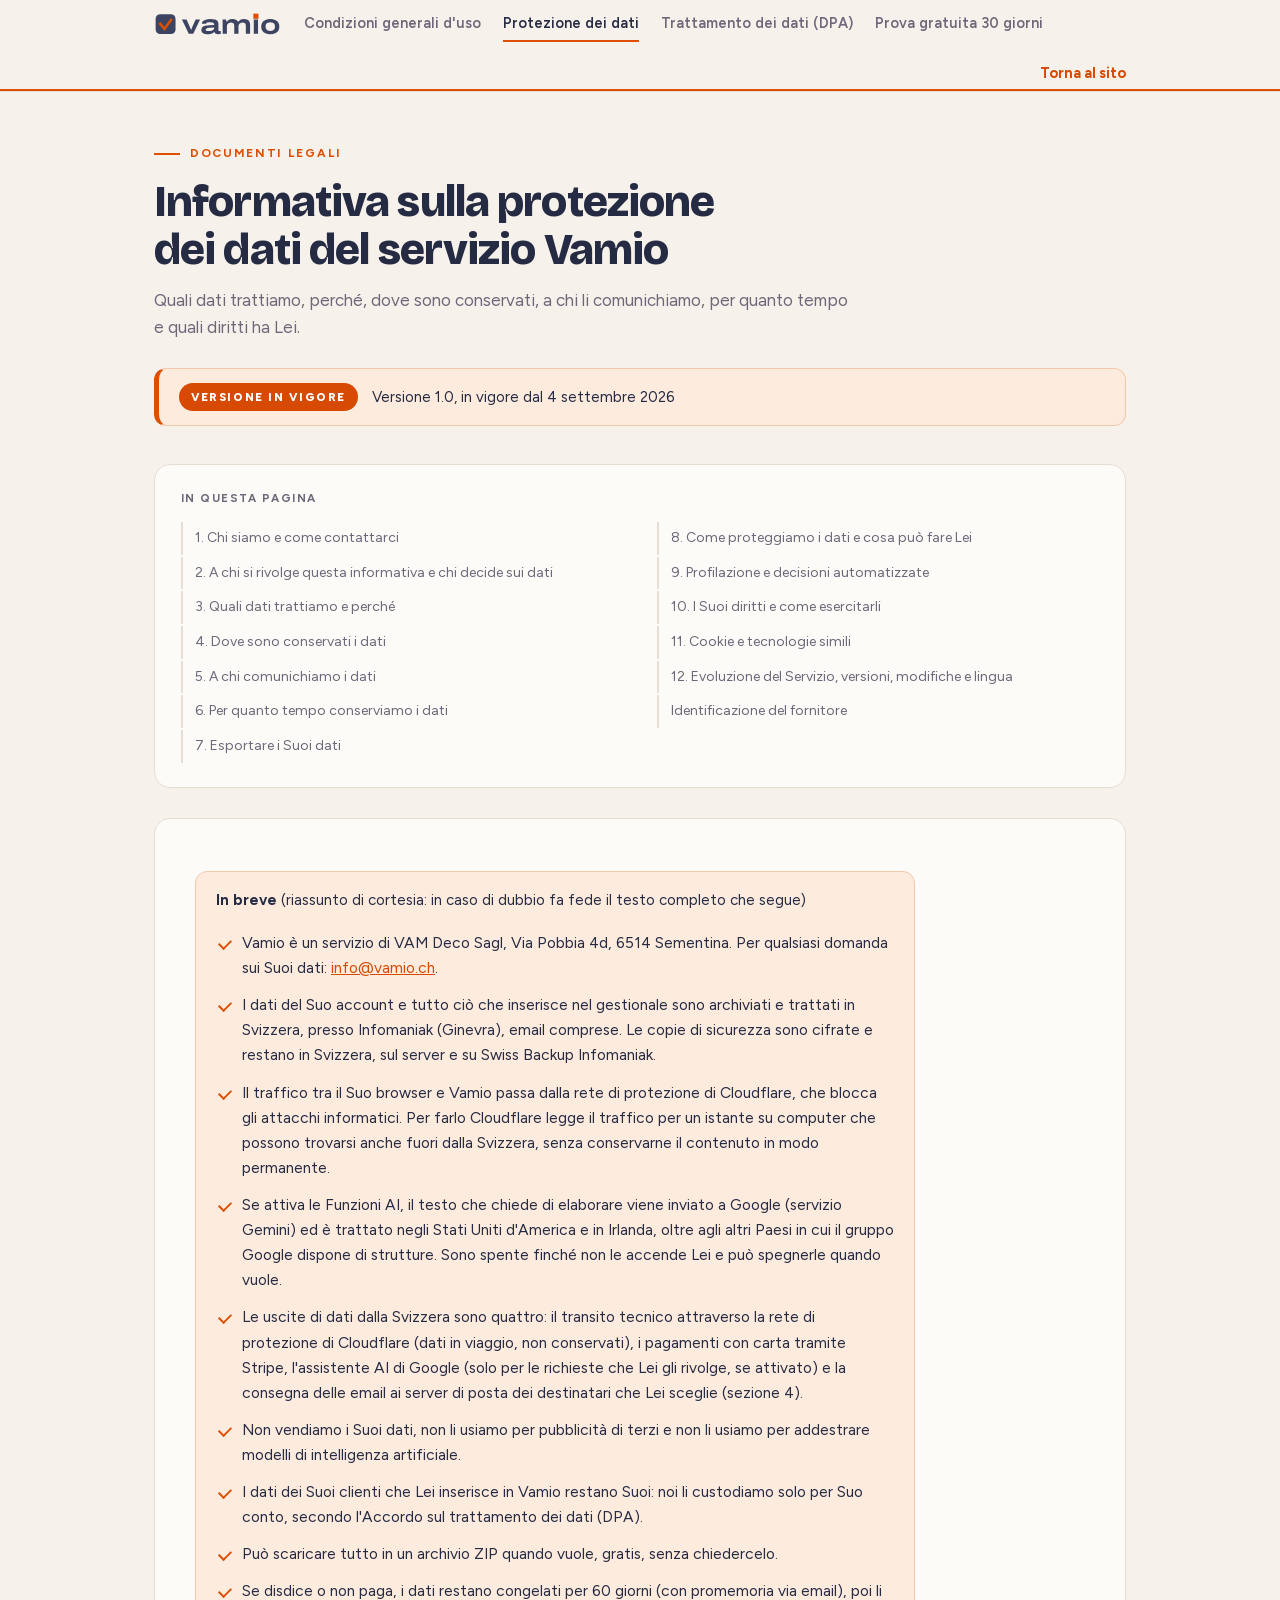
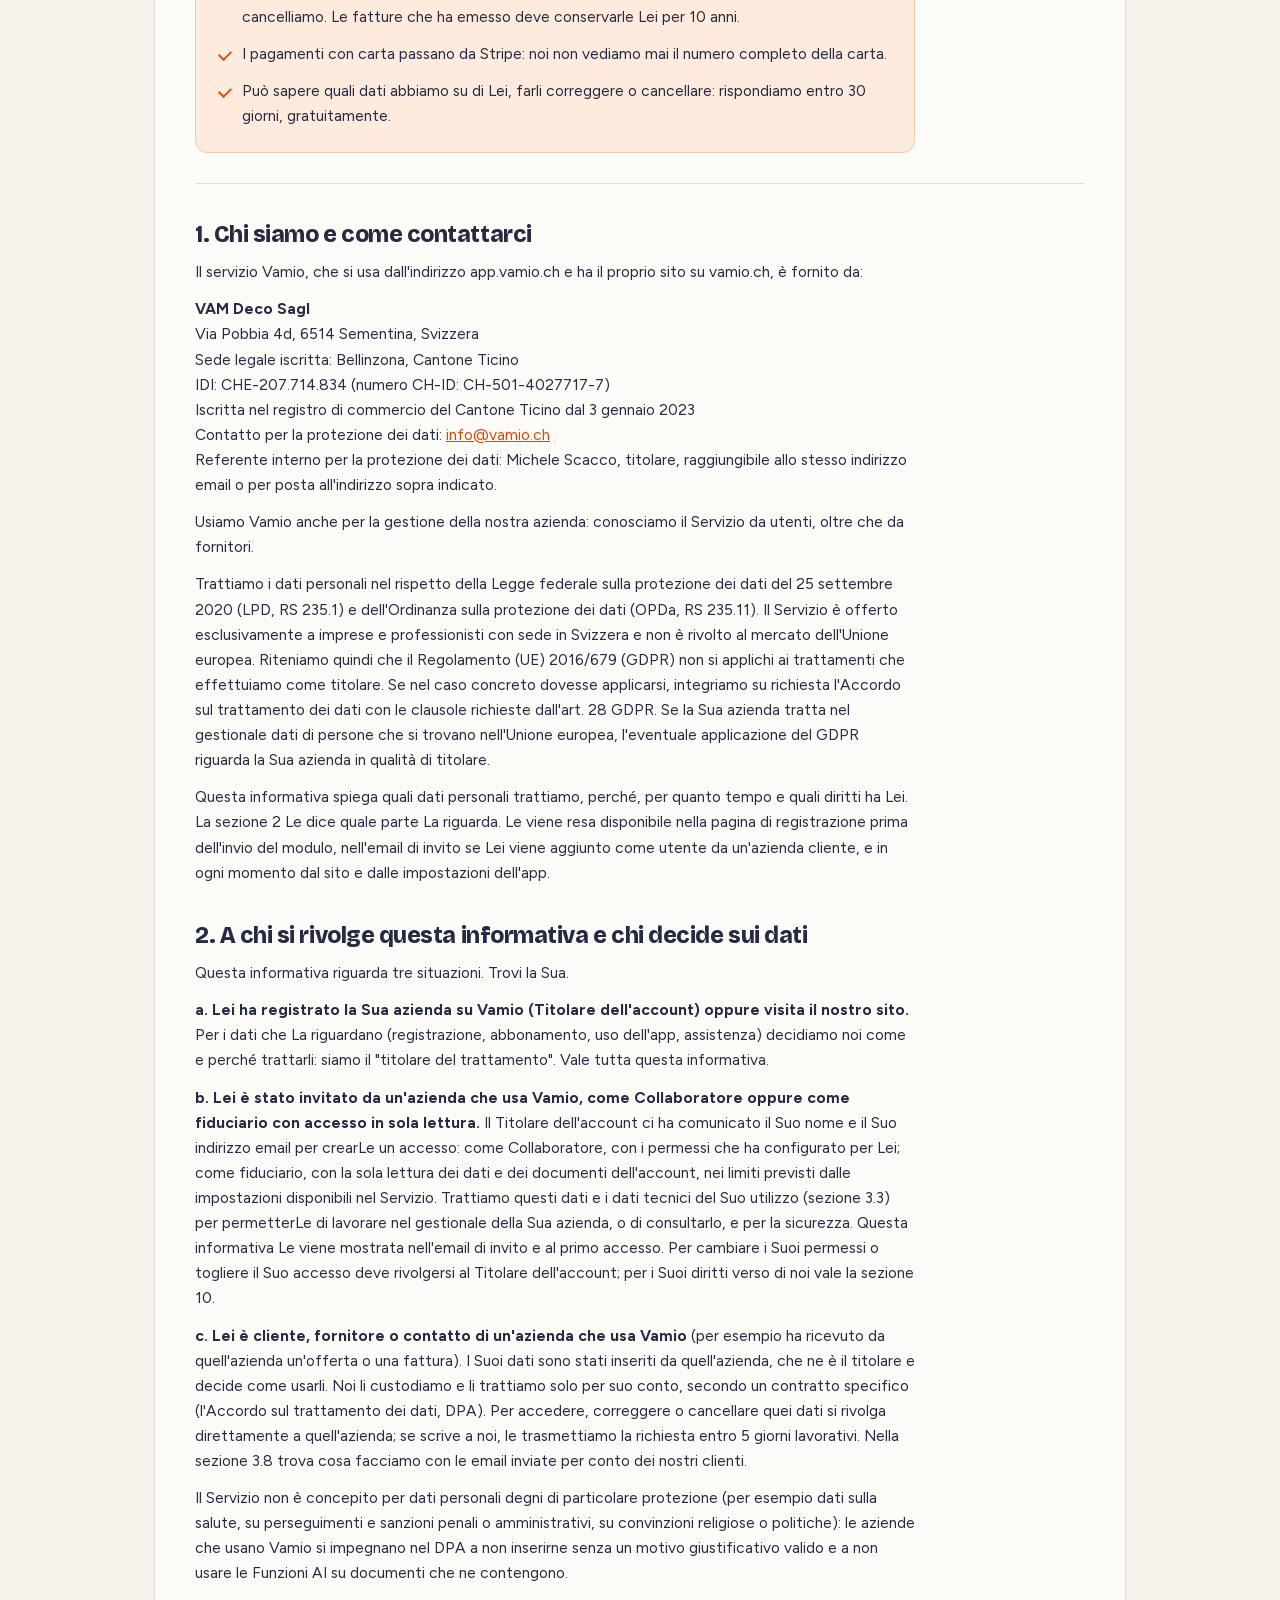
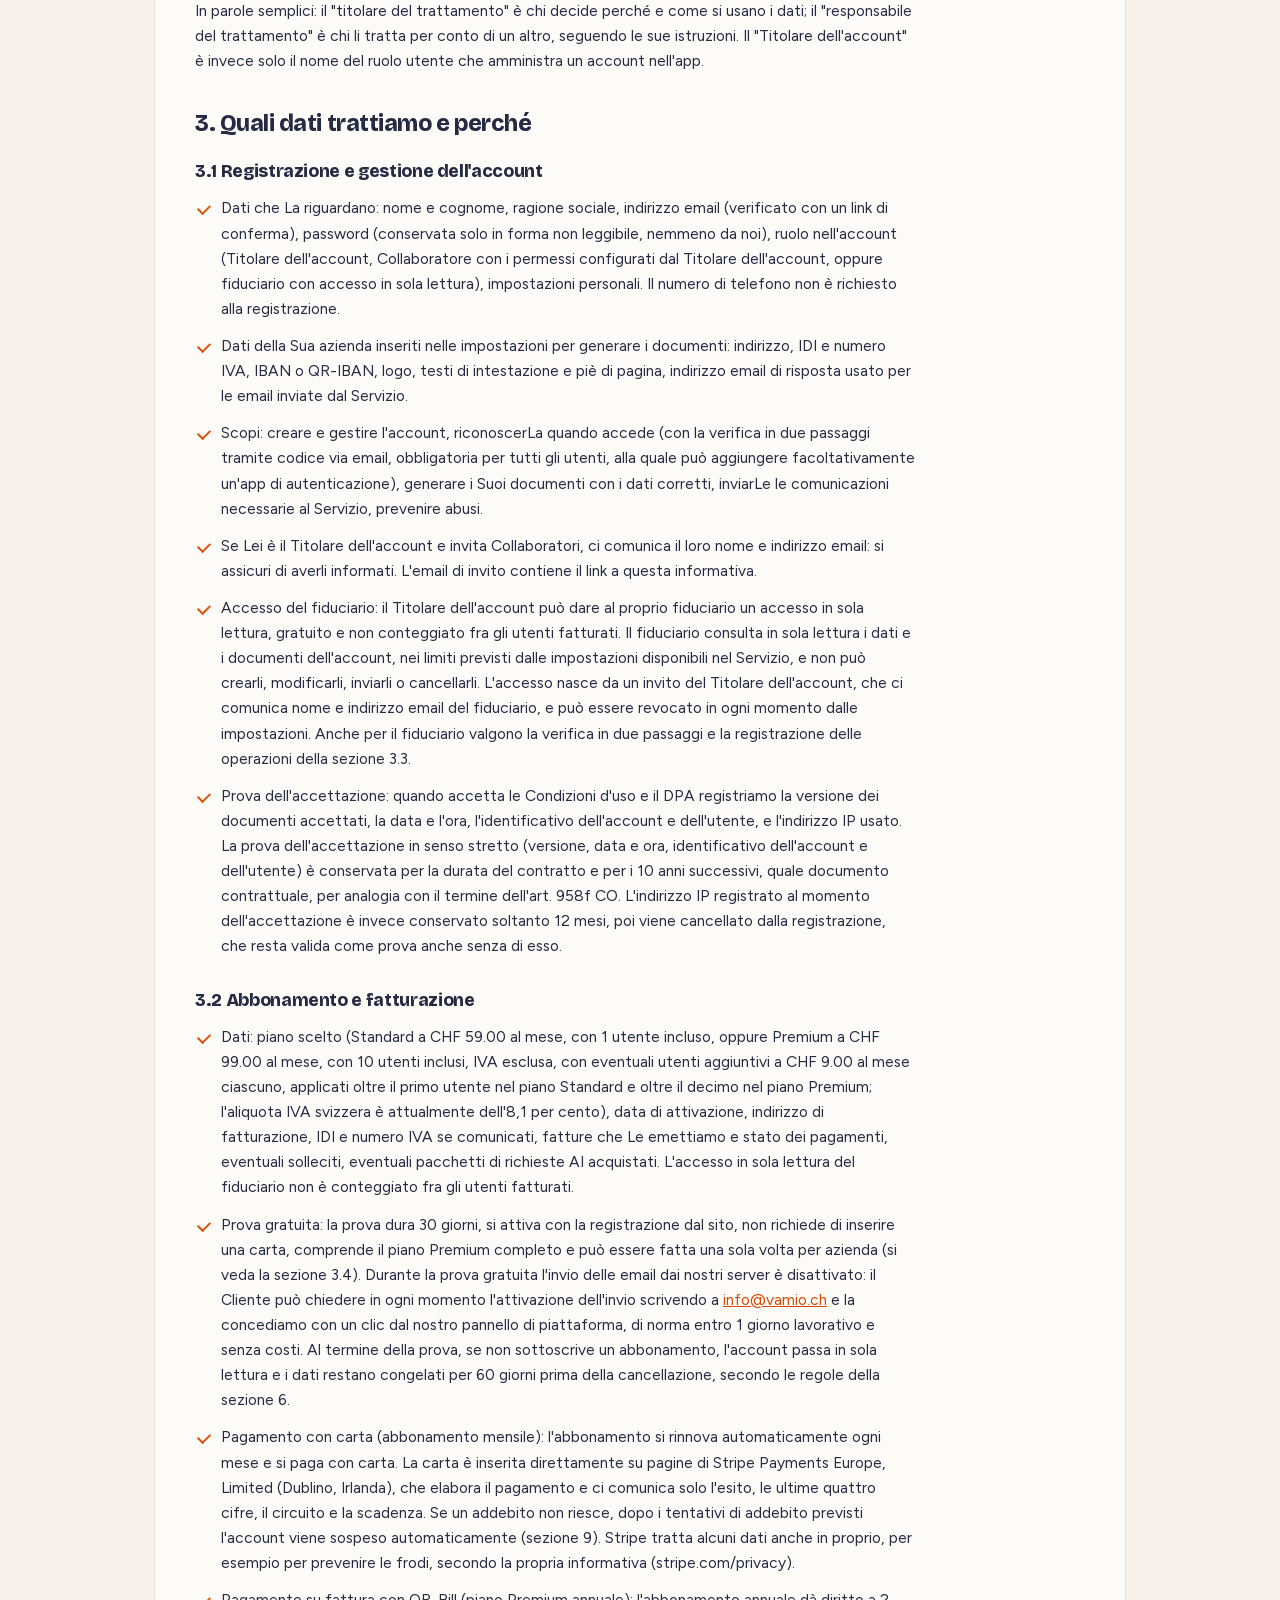
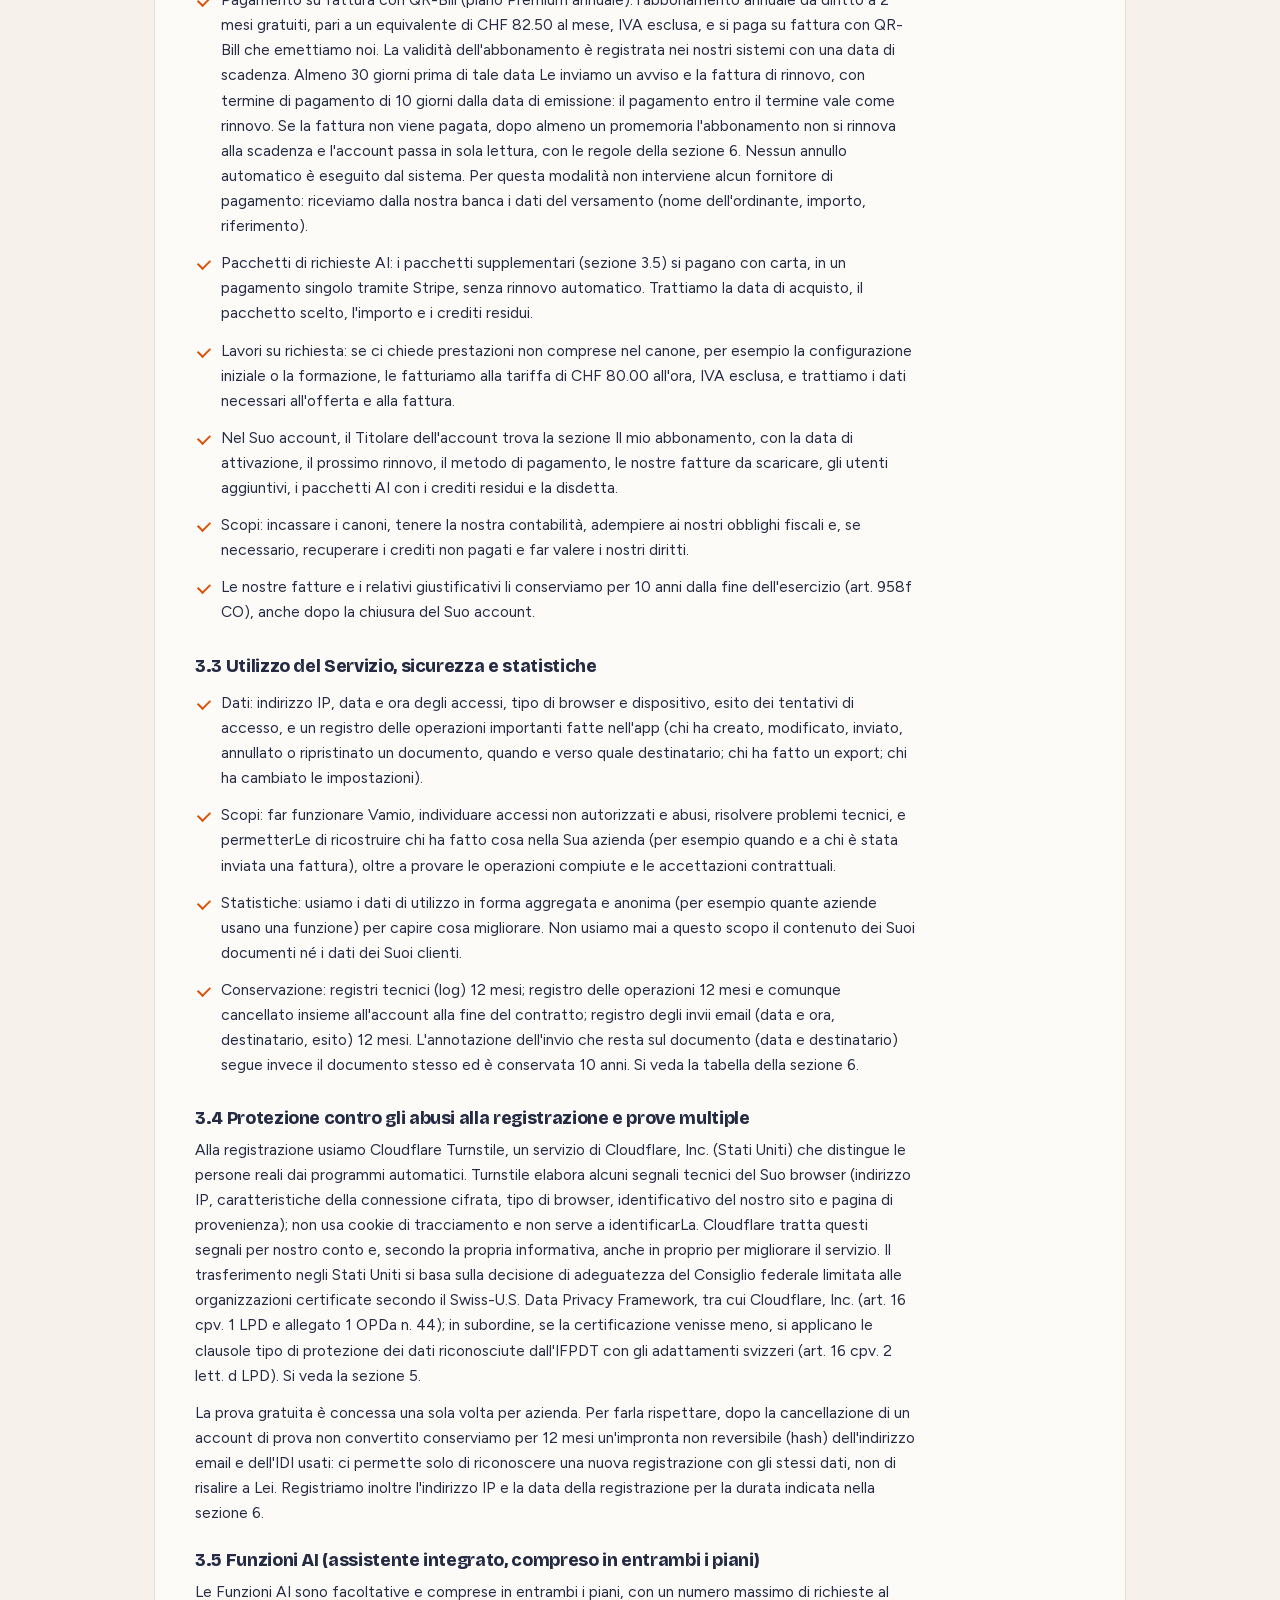
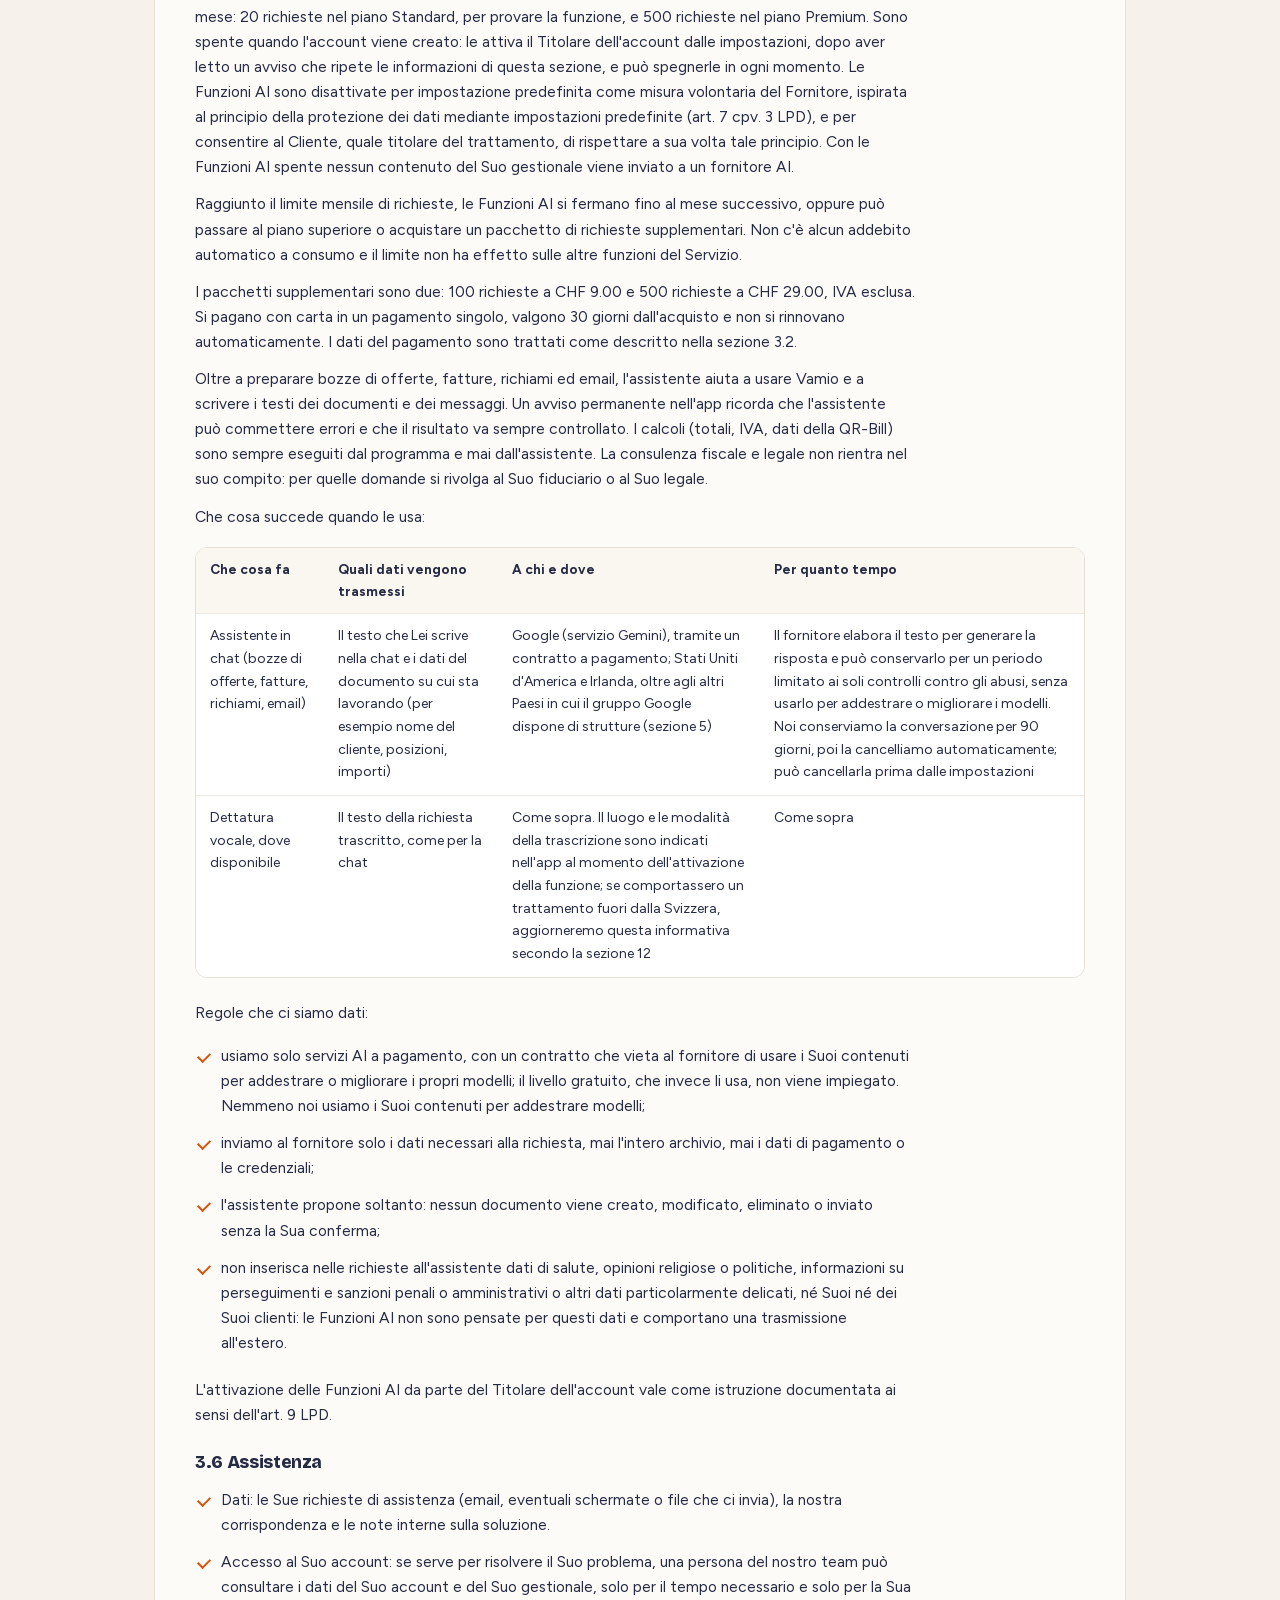
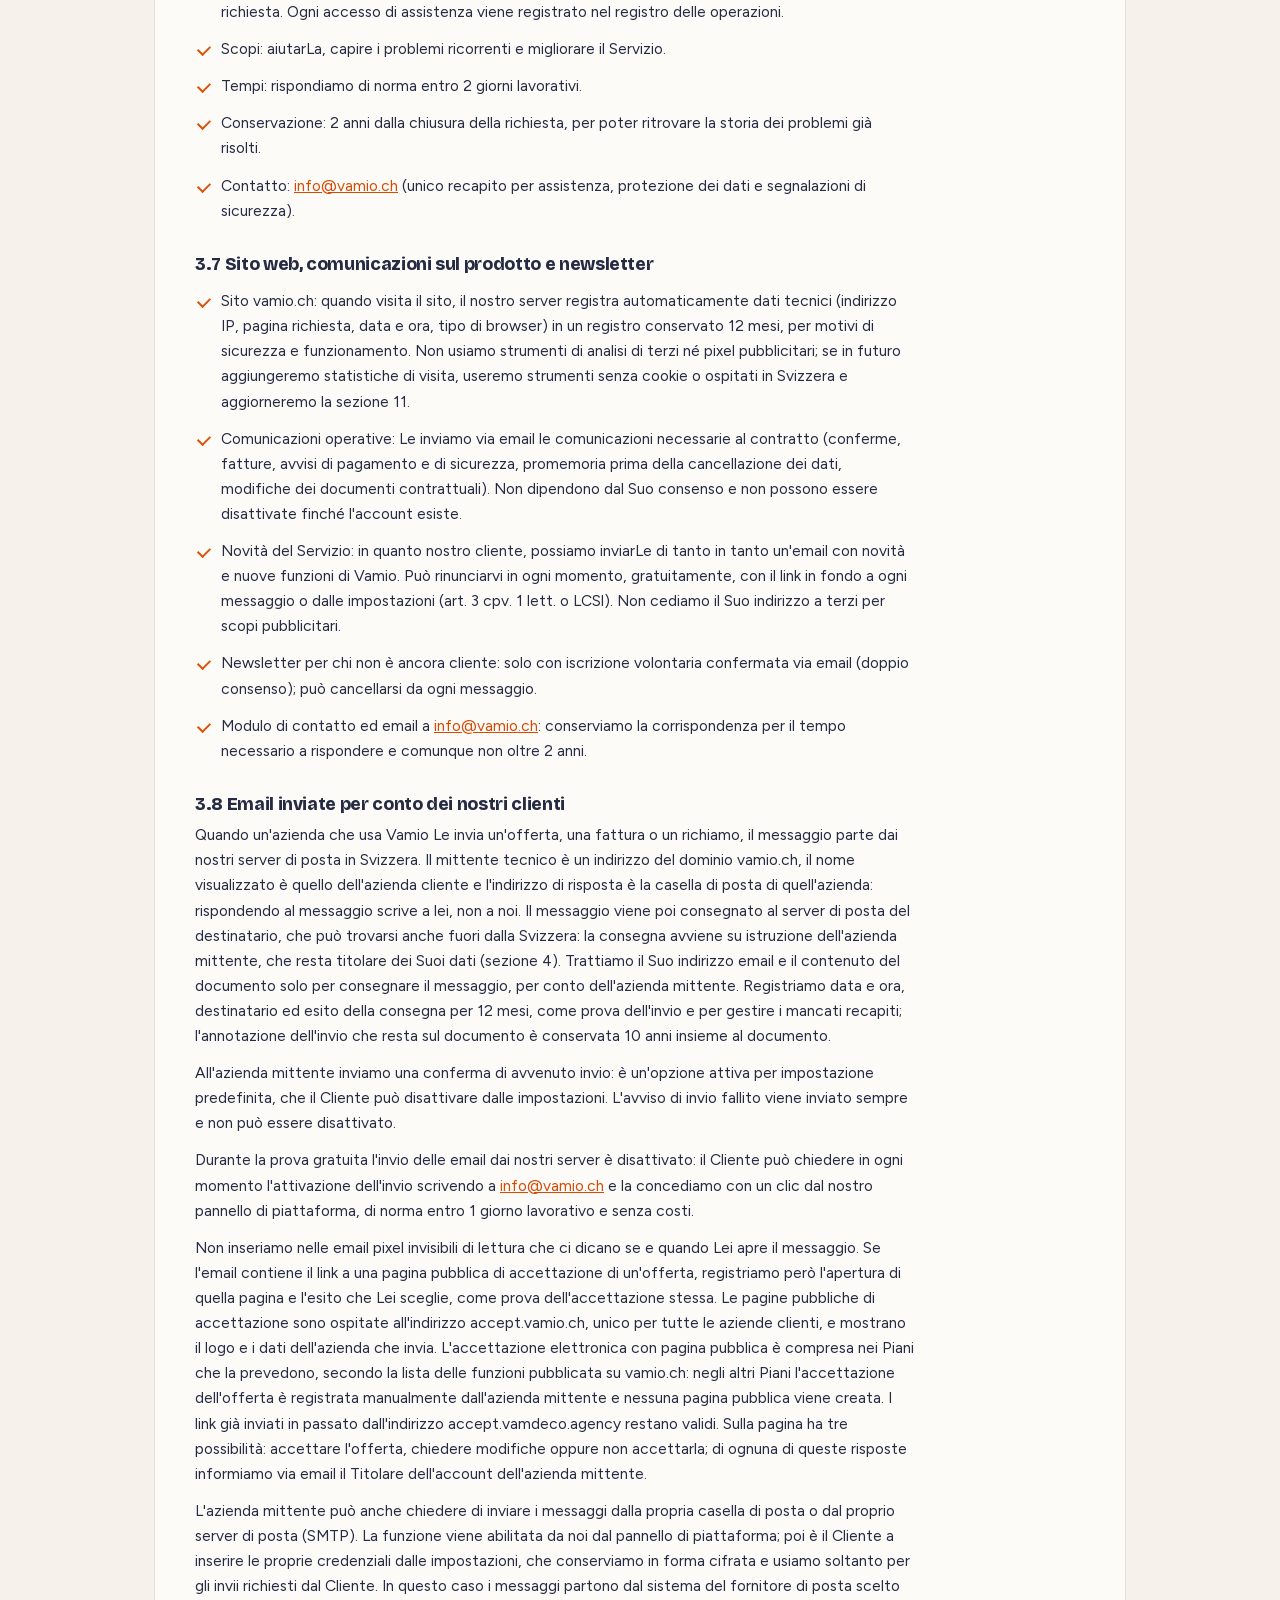
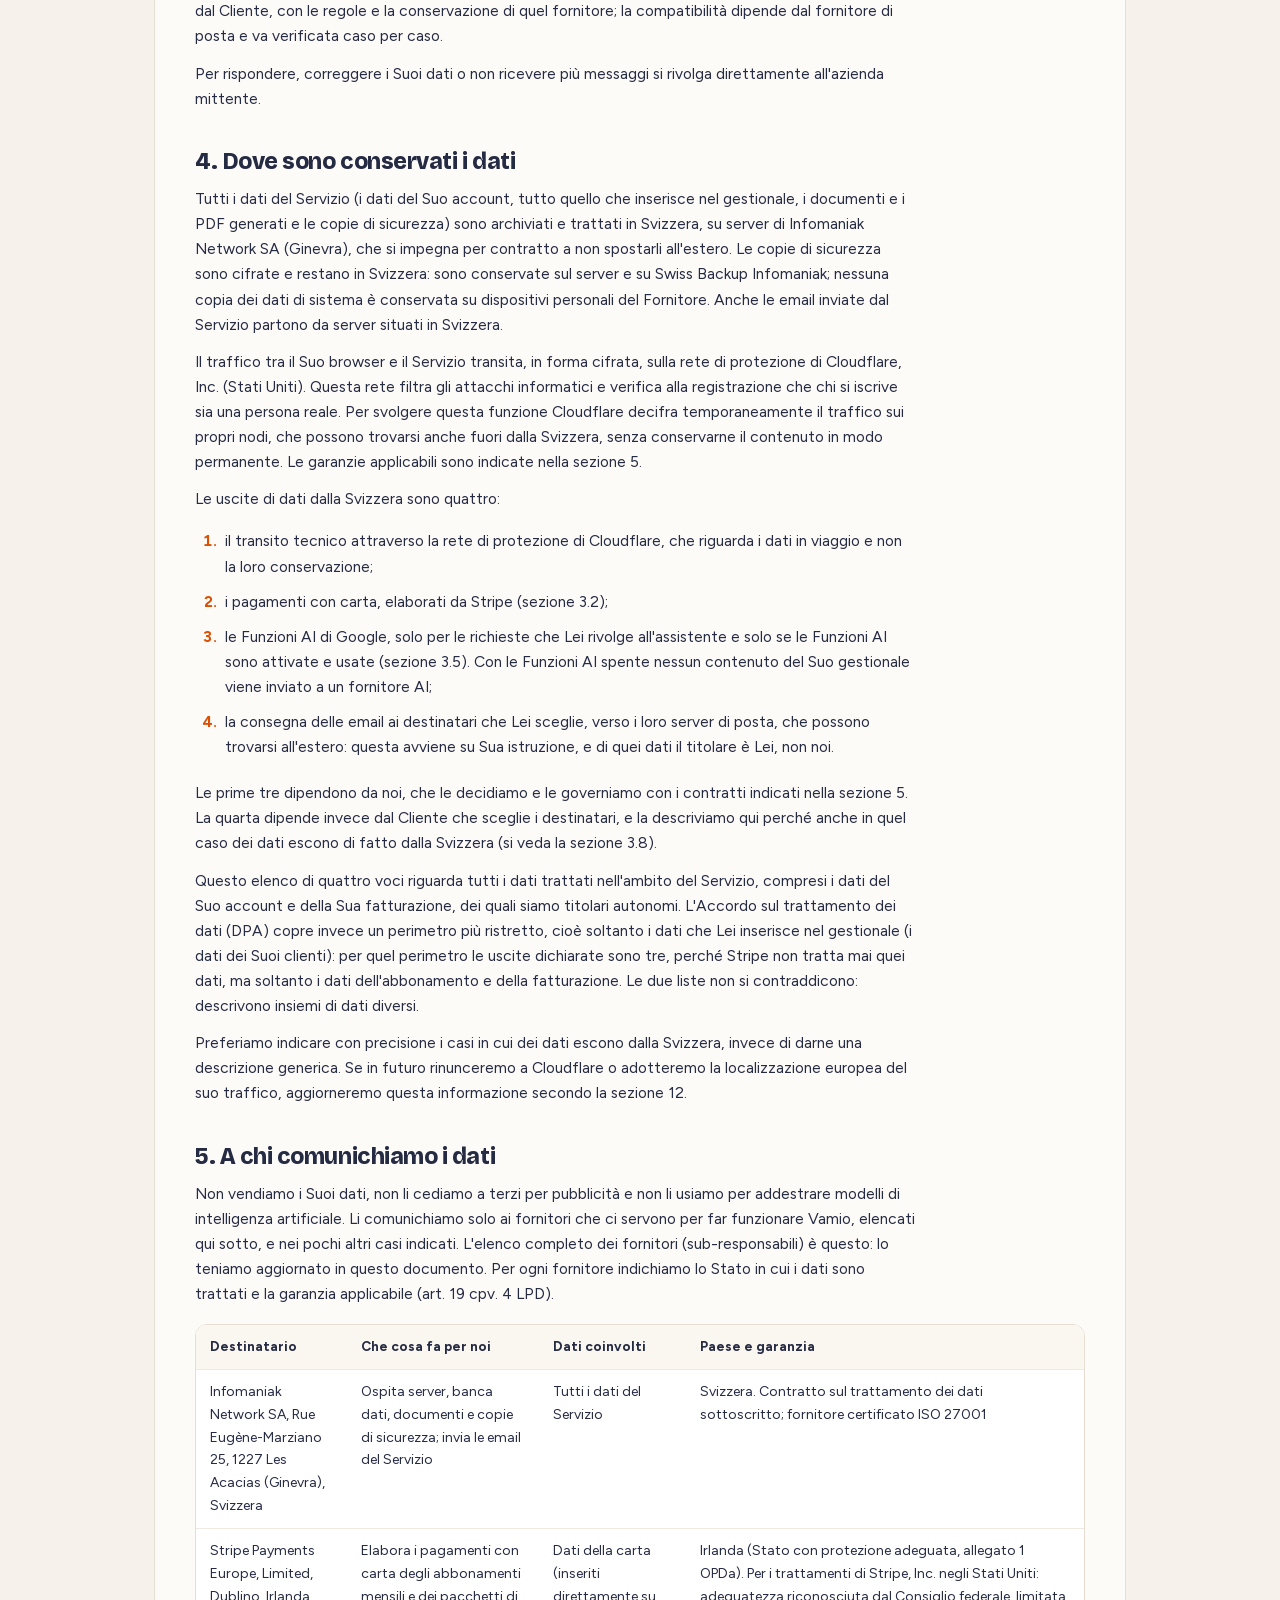
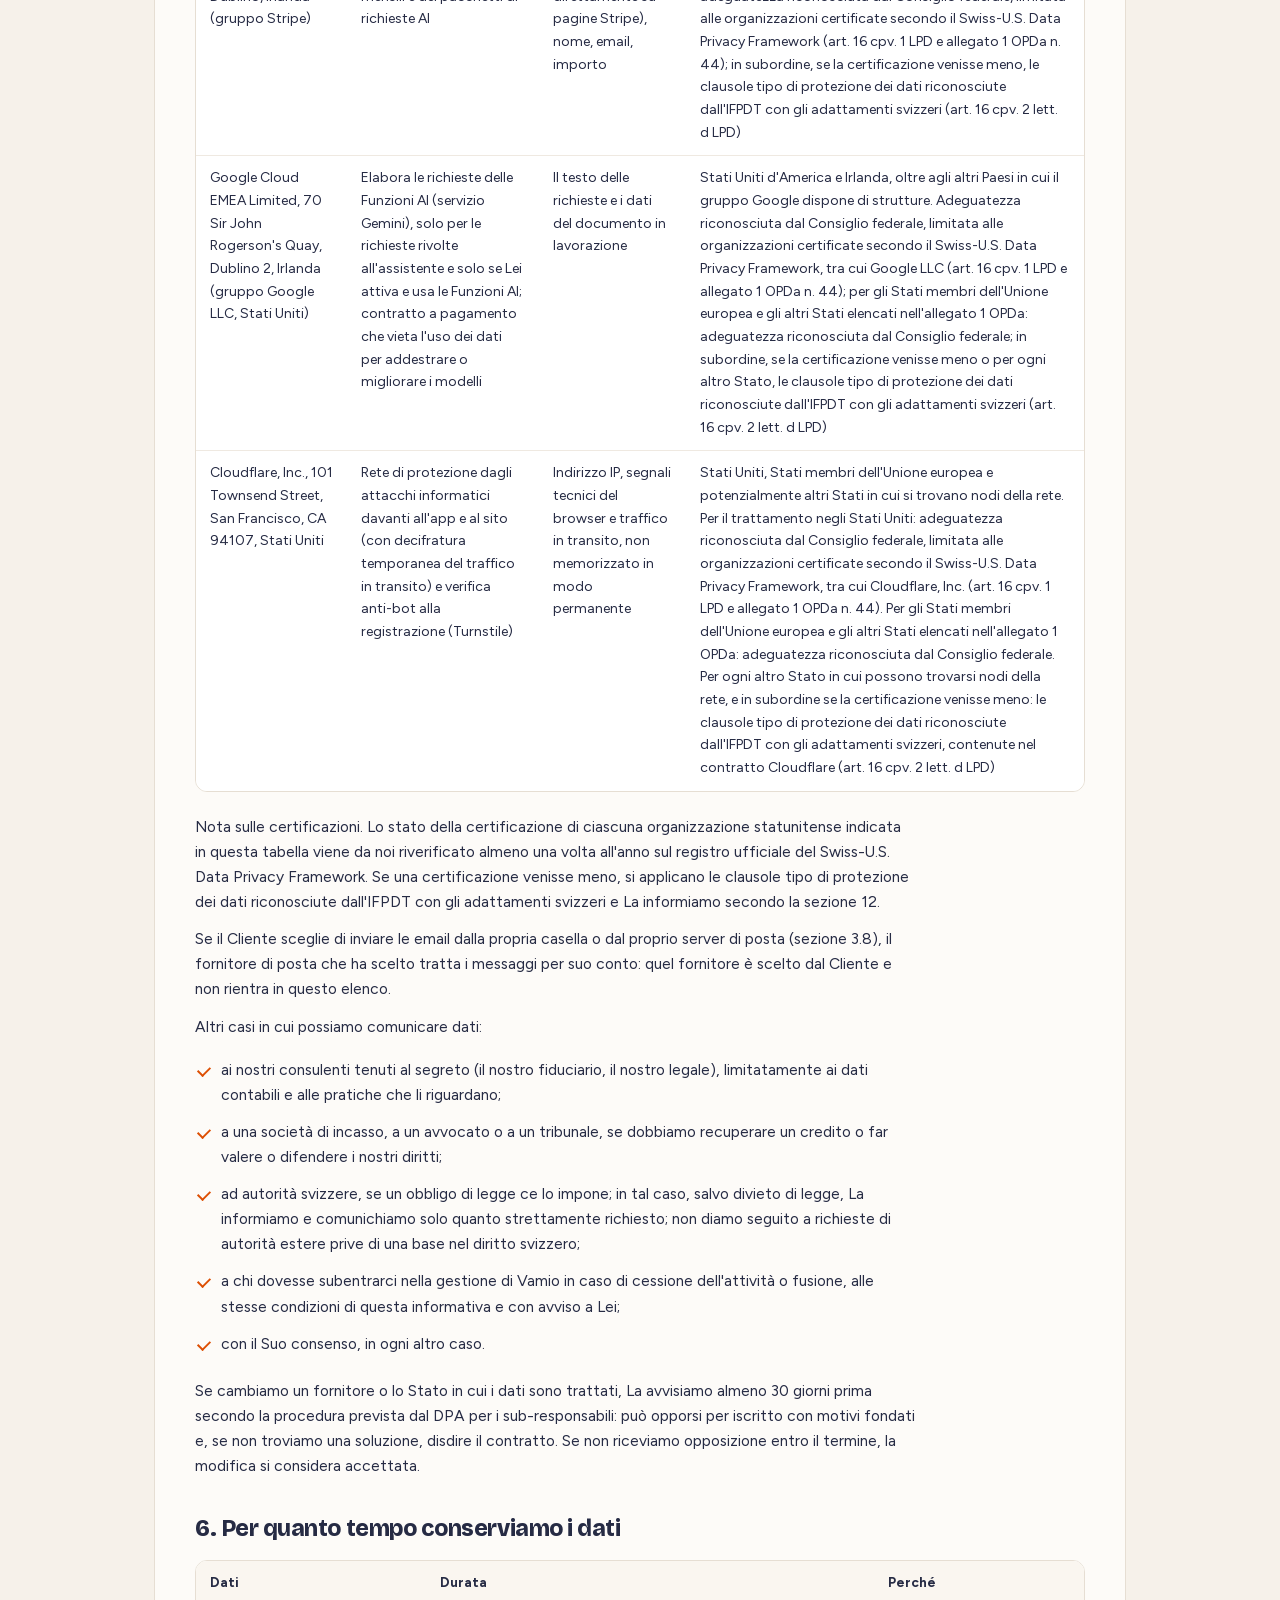
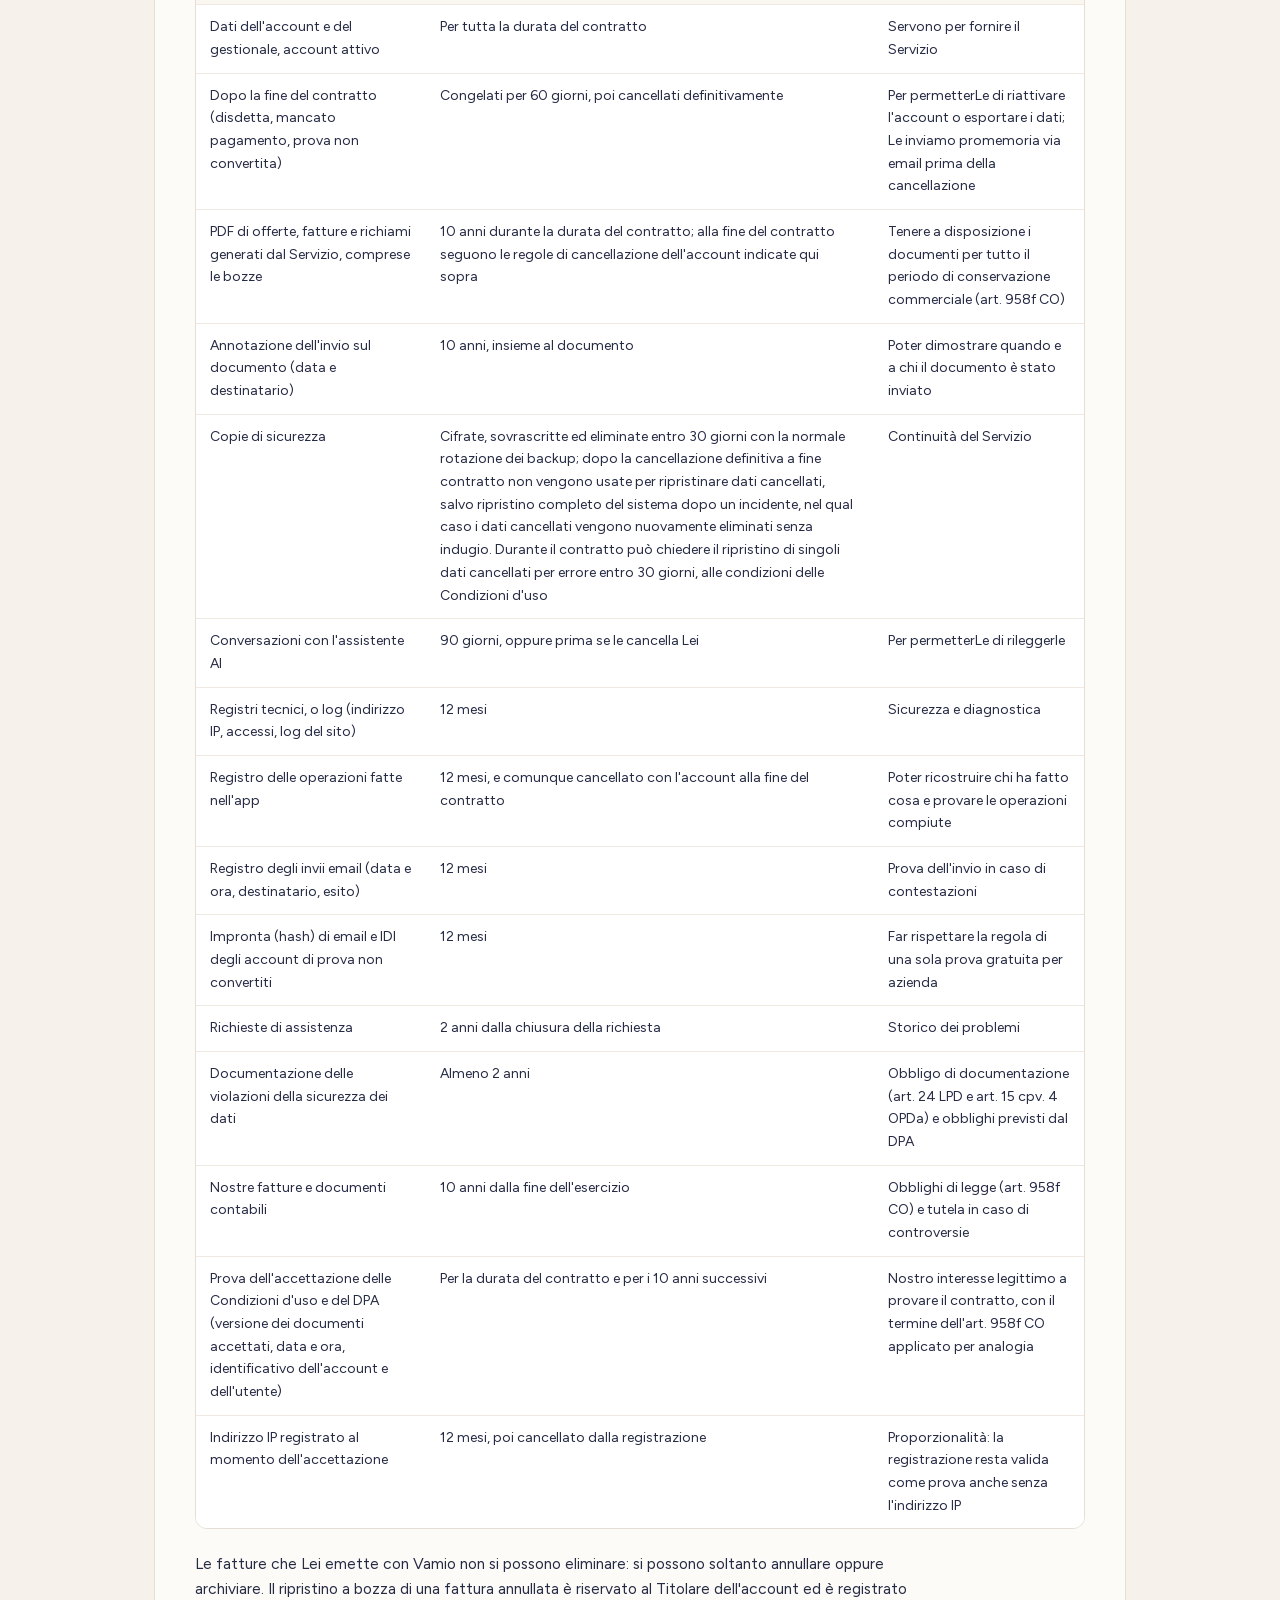
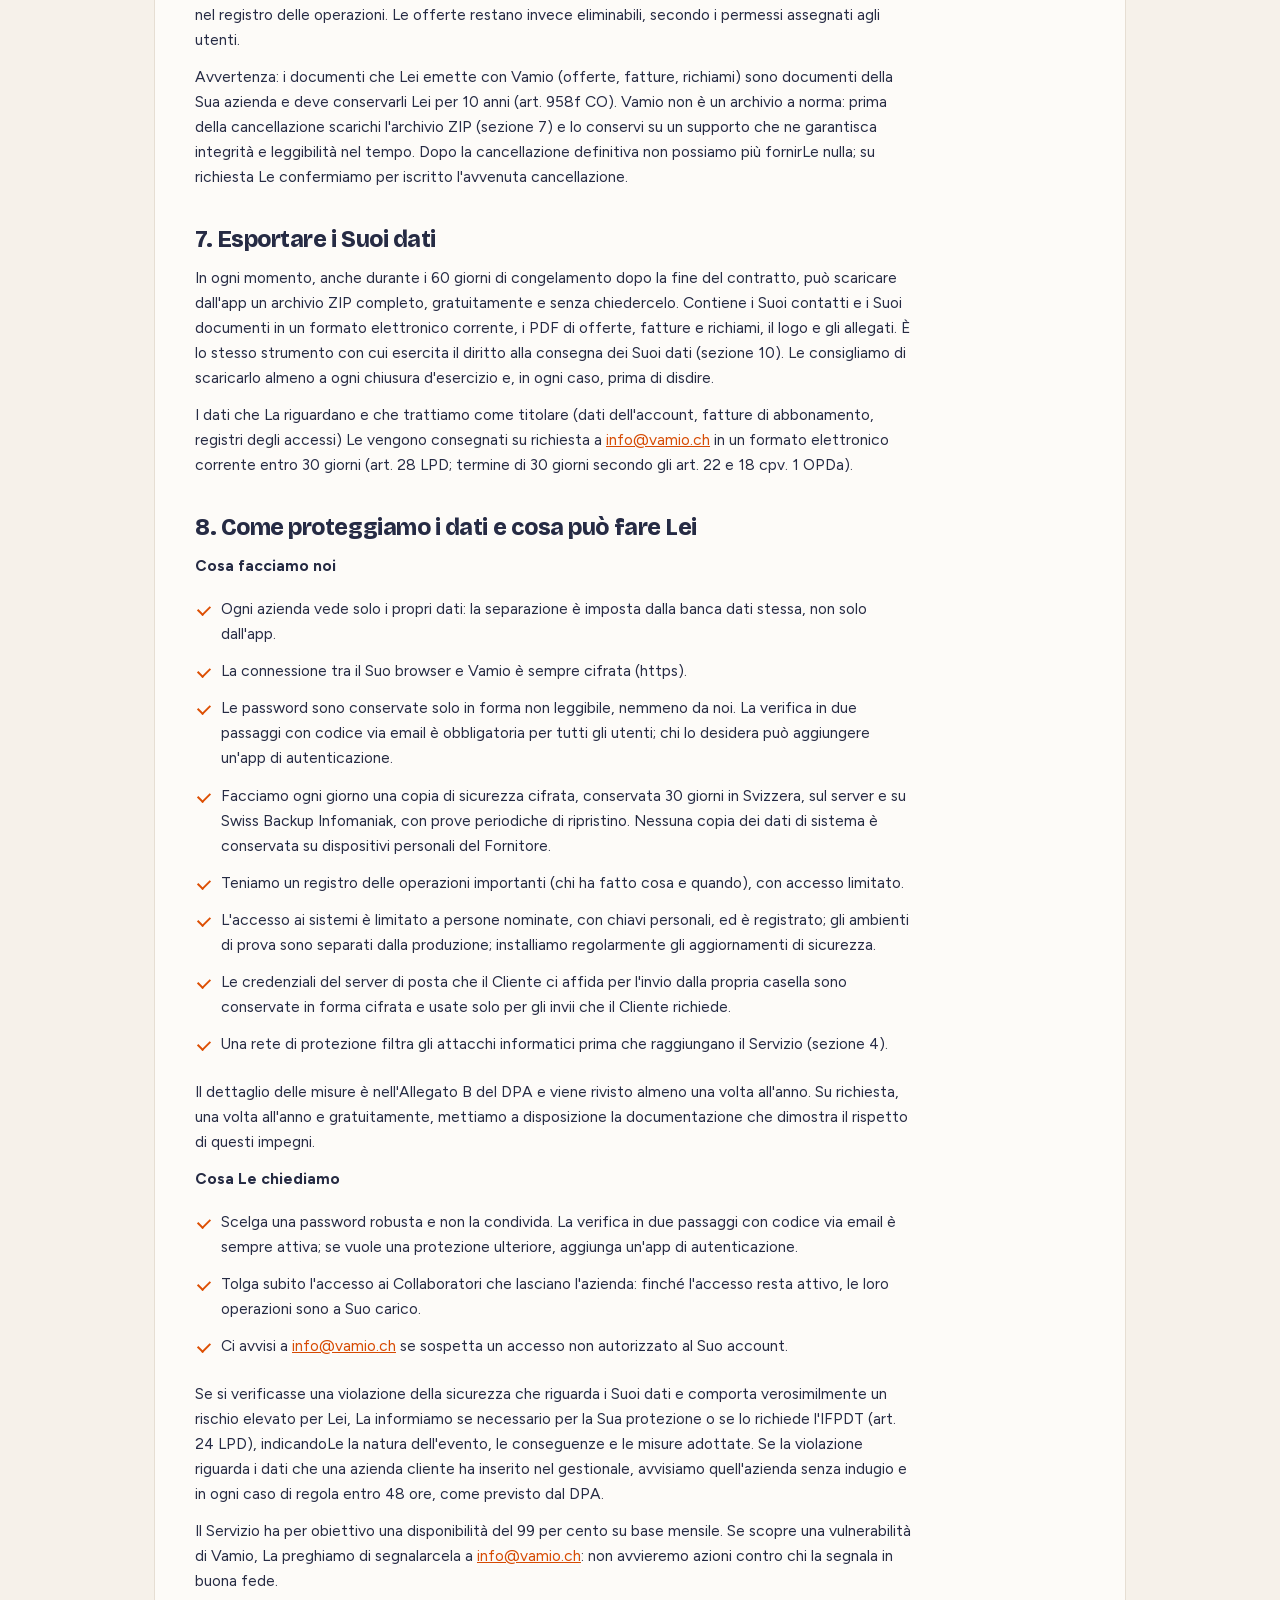
<file: legale/privacy.html>
<!DOCTYPE html>
<html lang="it">
<head>
<meta charset="utf-8">
<meta name="viewport" content="width=device-width, initial-scale=1">
<title>Vamio, informativa sulla protezione dei dati</title>
<meta name="description" content="Quali dati trattiamo, perché, dove sono conservati, a chi li comunichiamo, per quanto tempo e quali diritti ha Lei.">
<link rel="icon" href="/web-assets/favicon.ico" sizes="32x32">
<link rel="icon" type="image/svg+xml" href="/web-assets/vamio-volpe-icona.svg">
<link rel="icon" type="image/png" sizes="32x32" href="/web-assets/favicon-32.png">
<link rel="apple-touch-icon" sizes="180x180" href="/web-assets/apple-touch-icon.png">
<link rel="manifest" href="/site.webmanifest">
<meta name="theme-color" content="#3D4461">
<link rel="stylesheet" href="../web-assets/fonts.css">
<link rel="canonical" href="https://vamio.ch/legale/privacy.html">
<style>
*{margin:0;padding:0;box-sizing:border-box}
:root{
  --ink:#262B44; --ink-2:#6E6779; --paper:#F6F1EA; --card:#FDFBF8; --line:#E6DED3;
  --blu:#3D4461; --or:#DD4F03; --cta:#D64A03; --tint:#FDEBDD; --tint-line:#F3C9AE;
}
html{scroll-behavior:smooth}
body{font-family:"Figtree","Helvetica Neue",Arial,sans-serif;background:var(--paper);color:var(--ink);
  line-height:1.62;-webkit-font-smoothing:antialiased;font-size:16px}
h1,h2,h3,h4{font-family:"Bricolage Grotesque","Figtree",Arial,sans-serif;font-weight:800;
  letter-spacing:-.02em;line-height:1.1}
a{color:var(--cta)}
.wrap{max-width:1020px;margin:0 auto;padding:0 24px}

.nav{position:sticky;top:0;z-index:20;background:rgba(246,241,234,.94);backdrop-filter:blur(10px);
  border-bottom:1px solid var(--line);box-shadow:inset 0 -2px 0 var(--or)}
.nav-in{max-width:1020px;margin:0 auto;padding:0 24px;min-height:64px;display:flex;align-items:center;
  gap:8px 22px;flex-wrap:wrap}
.nav-in .brand{display:flex;align-items:center;padding:12px 0}
.nav-in .brand svg{height:24px;width:auto;display:block}
.nav-in a{font-weight:600;font-size:14.5px;color:var(--ink-2);text-decoration:none;padding:6px 0}
.nav-in a:hover{color:var(--ink)}
.nav-in a.torna{margin-left:auto;color:var(--cta);font-weight:700}
.nav-in a.on{color:var(--ink);box-shadow:inset 0 -2px 0 var(--or)}

header.top{padding:52px 0 8px}
.eyebrow{font-weight:700;font-size:12px;letter-spacing:.14em;text-transform:uppercase;color:var(--or);
  display:flex;align-items:center;gap:10px}
.eyebrow::before{content:"";width:26px;height:2px;background:var(--or)}
header.top h1{font-size:clamp(30px,4.4vw,44px);margin:14px 0 12px;max-width:20ch}
header.top .sub{color:var(--ink-2);font-size:17px;max-width:64ch}
.versione{display:flex;align-items:center;gap:14px;flex-wrap:wrap;background:var(--tint);
  border:1px solid var(--tint-line);border-left:5px solid var(--or);border-radius:12px;
  padding:14px 20px;margin:26px 0 4px;font-size:15px}
.versione .tag{font-weight:800;font-size:11.5px;letter-spacing:.14em;text-transform:uppercase;
  color:#fff;background:var(--cta);border-radius:999px;padding:5px 12px;white-space:nowrap}
.versione b{color:#8A3400}

main{padding:26px 0 64px}
.toc{background:var(--card);border:1px solid var(--line);border-radius:16px;padding:24px 26px;margin-bottom:30px}
.toc .lbl{font-weight:700;font-size:11.5px;letter-spacing:.13em;text-transform:uppercase;color:var(--ink-2);
  margin-bottom:14px}
.toc ol{list-style:none;columns:2;column-gap:34px}
.toc li{break-inside:avoid;margin-bottom:2px}
.toc a{display:block;padding:5px 0 5px 12px;border-left:2px solid var(--line);color:var(--ink-2);
  text-decoration:none;font-size:14px}
.toc a:hover{border-left-color:var(--or);color:var(--ink)}
@media(max-width:720px){.toc ol{columns:1}}

article{background:var(--card);border:1px solid var(--line);border-radius:16px;padding:34px 40px 40px}
article p,article ul,article ol,article h2,article h3,article h4,article .nota{max-width:72ch}
article h2{font-size:23px;margin:38px 0 12px;scroll-margin-top:88px}
article h2:first-child{margin-top:0}
article h3{font-size:17.5px;margin:26px 0 8px;scroll-margin-top:88px}
article h4{font-size:15.5px;margin:20px 0 6px}
article p{margin-bottom:12px;font-size:15.5px}
article hr{border:none;border-top:1px solid var(--line);margin:30px 0;max-width:none}
article strong{font-weight:700}
code{font-family:"Figtree",Arial,sans-serif;font-weight:600;background:#EFE9E1;padding:1px 6px;
  border-radius:4px;font-size:.92em}

ul.p{list-style:none;margin:8px 0 16px}
ul.p li{padding:6px 0 6px 26px;position:relative;font-size:15.5px}
ul.p li::before{content:"";position:absolute;left:3px;top:15px;width:10px;height:6px;
  border-left:2.2px solid var(--or);border-bottom:2.2px solid var(--or);transform:rotate(-45deg)}
ol.n{margin:8px 0 16px;padding-left:26px}
ol.n li{padding:5px 0 5px 4px;font-size:15.5px}
ol.n li::marker{color:var(--or);font-weight:700}

.tw{overflow-x:auto;border:1px solid var(--line);border-radius:12px;margin:18px 0 22px;
  max-width:100%;-webkit-overflow-scrolling:touch}
table{width:100%;border-collapse:collapse;font-size:14px;background:#fff;min-width:520px}
th,td{padding:11px 14px;border-bottom:1px solid #EFE9E1;vertical-align:top;text-align:left}
th{font-weight:700;background:#FAF6F0;font-size:13.5px}
table.kv th{width:26%;min-width:150px;font-size:14px;color:var(--ink)}
table.kv td{font-size:14px}
tr:last-child td{border-bottom:none}

.nota{background:var(--tint);border:1px solid var(--tint-line);border-radius:12px;
  padding:16px 20px 6px;margin:18px 0 22px}
.nota p{font-size:15px}
.nota ul.p{margin-bottom:12px}
.nota hr{display:none}

footer{background:var(--blu);color:#B4B1C2;padding:40px 0 52px;font-size:13.5px}
footer .cols{display:grid;grid-template-columns:1.3fr 1fr;gap:34px}
@media(max-width:720px){footer .cols{grid-template-columns:1fr}}
footer b{color:#fff;font-weight:700}
footer .lbl{font-weight:700;font-size:11.5px;letter-spacing:.13em;text-transform:uppercase;
  color:#8E8AA0;margin-bottom:12px}
footer a{color:#E4E2EA;text-decoration:none;display:block;padding:4px 0}
footer a:hover{color:#fff;text-decoration:underline}
footer .fine{margin-top:28px;padding-top:18px;border-top:1px solid #4C5271;color:#8E8AA0;font-size:12.5px}

@media print{
  @page{margin:16mm 14mm}
  body{background:#fff;font-size:10.5pt;line-height:1.5}
  .nav,.toc{display:none}
  .wrap{max-width:none;padding:0}
  header.top{padding:0 0 6px}
  header.top h1{font-size:22pt}
  article{background:#fff;border:none;border-radius:0;padding:0}
  article p,article ul,article ol,article h2,article h3,article h4,article .nota{max-width:none}
  article h2{font-size:14pt;margin:18pt 0 6pt;break-after:avoid}
  article h3{font-size:11.5pt;break-after:avoid}
  article p,article li{font-size:10.5pt}
  .versione{background:#fff;border:1px solid #999;border-left:3pt solid #999}
  .versione .tag{background:#fff;color:#000;border:1px solid #999}
  .nota{background:#fff;border:1px solid #BBB}
  .tw{overflow:visible;border:1px solid #BBB}
  table{font-size:9pt;min-width:0}
  th{background:#F2F2F2}
  tr{break-inside:avoid}
  .nota,.tw{break-inside:auto}
  footer{background:#fff;color:#333;border-top:1px solid #BBB;padding:12pt 0 0}
  footer b{color:#000}
  footer a{color:#333}
}
</style>
</head>
<body>

<nav class="nav" aria-label="Documenti legali Vamio">
  <div class="nav-in">
    <a class="brand" href="../" aria-label="Vamio, torna al sito"><svg style="height:24px;width:auto" xmlns="http://www.w3.org/2000/svg" viewBox="-60 -800 4704 880" role="img" aria-label="Vamio">
  <g transform="translate(0 -720.0) scale(1.42578125)">
    <rect width="512" height="512" rx="118" fill="#3D4461"/>
    <path d="M118 250 L225 380 L394 148" fill="none" stroke="#DD4F03" stroke-width="66" stroke-linecap="square" stroke-linejoin="miter"/>
  </g>
  <g transform="translate(960 0)">
    <path fill="#3D4461" d="M254.7825927734375 0.0 3.9129638671875 -527.2174072265625H173.566650390625L283.6966552734375 -278.391845703125Q290.479248046875 -263.391845703125 299.93572998046875 -239.82666015625Q309.3922119140625 -216.261474609375 319.34869384765625 -191.9136962890625Q329.30517578125 -167.56591796875 336.6529541015625 -148.2181396484375H345.0877685546875Q352.6529541015625 -167.7833251953125 361.82684326171875 -192.23980712890625Q371.000732421875 -216.6962890625 380.2833251953125 -240.261474609375Q389.56591796875 -263.82666015625 396.3485107421875 -278.82666015625L505.60888671875 -527.2174072265625H670.175537109375L419.305908203125 0.0Z M944.0 12Q896.13037109375 12.0 854.8694458007812 4.60870361328125Q813.6085205078125 -2.7825927734375 782.6737060546875 -20.2825927734375Q751.7388916015625 -37.7825927734375 734.521484375 -67.89129638671875Q717.3040771484375 -98.0 717.3040771484375 -143.6522216796875Q717.3040771484375 -207.434814453125 751.9779663085938 -243.54351806640625Q786.65185546875 -279.6522216796875 850.217041015625 -295.97833251953125Q913.7822265625 -312.304443359375 999.2822265625 -316.5218505859375Q1084.7822265625 -320.7392578125 1185.8692626953125 -320.7392578125V-340.3477783203125Q1185.8692626953125 -372.825927734375 1169.9127807617188 -392.06500244140625Q1153.956298828125 -411.3040771484375 1121.4129638671875 -419.586669921875Q1088.86962890625 -427.8692626953125 1037.4351806640625 -427.8692626953125Q997.6529541015625 -427.8692626953125 965.3922119140625 -422.41278076171875Q933.1314697265625 -416.956298828125 914.1314697265625 -405.49981689453125Q895.1314697265625 -394.0433349609375 895.1314697265625 -375.825927734375V-365.565185546875H737.5648193359375Q736.5648193359375 -369.565185546875 736.1735229492188 -373.23907470703125Q735.7822265625 -376.9129638671875 735.7822265625 -381.695556640625Q735.7822265625 -428.695556640625 770.9779663085938 -464.13037109375Q806.1737060546875 -499.565185546875 875.565185546875 -519.3912963867188Q944.9566650390625 -539.2174072265625 1048.0003662109375 -539.2174072265625Q1143.6092529296875 -539.2174072265625 1209.2833251953125 -522.1087036132812Q1274.9573974609375 -505.0 1308.7618408203125 -466.2174072265625Q1342.5662841796875 -427.434814453125 1342.5662841796875 -361.86962890625V-141.391845703125Q1342.5662841796875 -123.0440673828125 1350.1749877929688 -112.71795654296875Q1357.78369140625 -102.391845703125 1376.1314697265625 -102.391845703125H1428.0010986328125V-5.6522216796875Q1416.2618408203125 -1.0 1388.0225830078125 5.5Q1359.7833251953125 12.0 1326.4788818359375 12.0Q1280.3048095703125 12.0 1253.7394409179688 1.32611083984375Q1227.174072265625 -9.3477783203125 1215.0435180664062 -27.695556640625Q1202.9129638671875 -46.0433349609375 1198.0433349609375 -68.1737060546875H1190.0433349609375Q1161.825927734375 -43.2607421875 1123.5868530273438 -24.9129638671875Q1085.3477783203125 -6.565185546875 1040.0 2.7174072265625Q994.6522216796875 12.0 944.0 12ZM985.1744384765625 -99.1307373046875Q1013.478515625 -99.1307373046875 1047.6957397460938 -105.36981201171875Q1081.9129638671875 -111.60888671875 1113.7172241210938 -124.13055419921875Q1145.521484375 -136.6522216796875 1165.6953735351562 -155.95648193359375Q1185.8692626953125 -175.2607421875 1185.8692626953125 -201.6085205078125V-229.9129638671875Q1079.304443359375 -229.9129638671875 1009.9351806640625 -222.195556640625Q940.56591796875 -214.4781494140625 906.9573974609375 -197.13037109375Q873.348876953125 -179.7825927734375 873.348876953125 -149.3914794921875Q873.348876953125 -128.043701171875 889.7618408203125 -117.36981201171875Q906.1748046875 -106.6959228515625 932.0442504882812 -102.913330078125Q957.9136962890625 -99.1307373046875 985.1744384765625 -99.1307373046875Z M1496.6085205078125 0.0V-527.2174072265625H1623.04443359375L1634.1314697265625 -438.0870361328125H1643.1314697265625Q1670.6966552734375 -476.2174072265625 1706.479248046875 -498.10870361328125Q1742.2618408203125 -520.0 1782.7618408203125 -529.6087036132812Q1823.2618408203125 -539.2174072265625 1861.9140625 -539.2174072265625Q1936.1314697265625 -539.2174072265625 1985.348876953125 -514.6087036132812Q2034.5662841796875 -490.0 2057.4359130859375 -438.0870361328125H2066.6533203125Q2095.0010986328125 -476.2174072265625 2131.1749877929688 -498.10870361328125Q2167.348876953125 -520.0 2207.848876953125 -529.6087036132812Q2248.348876953125 -539.2174072265625 2287.78369140625 -539.2174072265625Q2359.3055419921875 -539.2174072265625 2407.457763671875 -515.6738891601562Q2455.6099853515625 -492.13037109375 2479.9360961914062 -444.2607421875Q2504.26220703125 -396.39111328125 2504.26220703125 -322.956298828125V0.0H2347.565185546875V-298.3040771484375Q2347.565185546875 -329.477783203125 2339.3261108398438 -351.8907470703125Q2331.0870361328125 -374.3037109375 2315.7827758789062 -388.0863037109375Q2300.478515625 -401.868896484375 2278.6742553710938 -408.19500732421875Q2256.8699951171875 -414.5211181640625 2229.95703125 -414.5211181640625Q2189.9136962890625 -414.5211181640625 2155.30517578125 -397.28204345703125Q2120.6966552734375 -380.04296875 2099.5446166992188 -349.45611572265625Q2078.392578125 -318.8692626953125 2078.392578125 -278.0433349609375V0.0H1922.4781494140625V-298.3040771484375Q1922.4781494140625 -329.477783203125 1914.2390747070312 -351.8907470703125Q1906.0 -374.3037109375 1890.6957397460938 -388.0863037109375Q1875.3914794921875 -401.868896484375 1853.5872192382812 -408.19500732421875Q1831.782958984375 -414.5211181640625 1804.08740234375 -414.5211181640625Q1764.0440673828125 -414.5211181640625 1729.435546875 -397.28204345703125Q1694.8270263671875 -380.04296875 1674.0662841796875 -349.45611572265625Q1653.3055419921875 -318.8692626953125 1653.3055419921875 -278.0433349609375V0.0Z M2638.6085205078125 0.0V-527.2174072265625H2795.3055419921875V0.0Z M3243.95703125 12.0Q3141.2177734375 12.0 3066.4349975585938 -18.89129638671875Q2991.6522216796875 -49.7825927734375 2951.3042602539062 -111.17388916015625Q2910.956298828125 -172.565185546875 2910.956298828125 -264.0Q2910.956298828125 -356.2174072265625 2951.3042602539062 -417.32611083984375Q2991.6522216796875 -478.434814453125 3066.4349975585938 -508.82611083984375Q3141.2177734375 -539.2174072265625 3243.95703125 -539.2174072265625Q3346.6962890625 -539.2174072265625 3421.4790649414062 -508.82611083984375Q3496.2618408203125 -478.434814453125 3536.6098022460938 -417.32611083984375Q3576.957763671875 -356.2174072265625 3576.957763671875 -264.0Q3576.957763671875 -172.565185546875 3536.6098022460938 -111.17388916015625Q3496.2618408203125 -49.7825927734375 3421.4790649414062 -18.89129638671875Q3346.6962890625 12.0 3243.95703125 12.0ZM3243.95703125 -102.391845703125Q3298.4351806640625 -102.391845703125 3336.7611083984375 -120.56573486328125Q3375.0870361328125 -138.7396240234375 3394.9564819335938 -172.7177734375Q3414.825927734375 -206.6959228515625 3414.825927734375 -254.0V-274.0Q3414.825927734375 -322.086669921875 3394.9564819335938 -355.67352294921875Q3375.0870361328125 -389.2603759765625 3336.7611083984375 -407.04296875Q3298.4351806640625 -424.8255615234375 3243.95703125 -424.8255615234375Q3189.4788818359375 -424.8255615234375 3151.1529541015625 -407.04296875Q3112.8270263671875 -389.2603759765625 3092.9575805664062 -355.67352294921875Q3073.088134765625 -322.086669921875 3073.088134765625 -274.0V-254.0Q3073.088134765625 -206.6959228515625 3092.9575805664062 -172.7177734375Q3112.8270263671875 -138.7396240234375 3151.1529541015625 -120.56573486328125Q3189.4788818359375 -102.391845703125 3243.95703125 -102.391845703125Z"/>
    <rect fill="#DD4F03" x="2622" y="-740" width="190" height="190"/>
  </g>
</svg></a>
    <a href="condizioni.html">Condizioni generali d'uso</a><a href="privacy.html" class="on">Protezione dei dati</a><a href="dpa.html">Trattamento dei dati (DPA)</a><a href="prova.html">Prova gratuita 30 giorni</a><a href="../" class="torna">Torna al sito</a>
  </div>
</nav>

<header class="top">
  <div class="wrap">
    <div class="eyebrow">Documenti legali</div>
    <h1>Informativa sulla protezione dei dati del servizio Vamio</h1>
    <p class="sub">Quali dati trattiamo, perché, dove sono conservati, a chi li comunichiamo, per quanto tempo e quali diritti ha Lei.</p>
    <div class="versione"><span class="tag">Versione in vigore</span><span>Versione 1.0, in vigore dal 4 settembre 2026</span></div>
  </div>
</header>

<main>
  <div class="wrap">
    <nav class="toc" aria-label="Indice dei contenuti"><div class="lbl">In questa pagina</div><ol><li><a href="#1-chi-siamo-e-come-contattarci">1. Chi siamo e come contattarci</a></li><li><a href="#2-a-chi-si-rivolge-questa-informativa-e-chi-decide-sui-dati">2. A chi si rivolge questa informativa e chi decide sui dati</a></li><li><a href="#3-quali-dati-trattiamo-e-perche">3. Quali dati trattiamo e perché</a></li><li><a href="#4-dove-sono-conservati-i-dati">4. Dove sono conservati i dati</a></li><li><a href="#5-a-chi-comunichiamo-i-dati">5. A chi comunichiamo i dati</a></li><li><a href="#6-per-quanto-tempo-conserviamo-i-dati">6. Per quanto tempo conserviamo i dati</a></li><li><a href="#7-esportare-i-suoi-dati">7. Esportare i Suoi dati</a></li><li><a href="#8-come-proteggiamo-i-dati-e-cosa-puo-fare-lei">8. Come proteggiamo i dati e cosa può fare Lei</a></li><li><a href="#9-profilazione-e-decisioni-automatizzate">9. Profilazione e decisioni automatizzate</a></li><li><a href="#10-i-suoi-diritti-e-come-esercitarli">10. I Suoi diritti e come esercitarli</a></li><li><a href="#11-cookie-e-tecnologie-simili">11. Cookie e tecnologie simili</a></li><li><a href="#12-evoluzione-del-servizio-versioni-modifiche-e-lingua">12. Evoluzione del Servizio, versioni, modifiche e lingua</a></li><li><a href="#identificazione-del-fornitore">Identificazione del fornitore</a></li></ol></nav>
    <article>
<div class="nota"><p><strong>In breve</strong> (riassunto di cortesia: in caso di dubbio fa fede il testo completo che segue)</p>
<ul class="p"><li>Vamio è un servizio di VAM Deco Sagl, Via Pobbia 4d, 6514 Sementina. Per qualsiasi domanda sui Suoi dati: <a href="mailto:info@vamio.ch">info@vamio.ch</a>.</li><li>I dati del Suo account e tutto ciò che inserisce nel gestionale sono archiviati e trattati in Svizzera, presso Infomaniak (Ginevra), email comprese. Le copie di sicurezza sono cifrate e restano in Svizzera, sul server e su Swiss Backup Infomaniak.</li><li>Il traffico tra il Suo browser e Vamio passa dalla rete di protezione di Cloudflare, che blocca gli attacchi informatici. Per farlo Cloudflare legge il traffico per un istante su computer che possono trovarsi anche fuori dalla Svizzera, senza conservarne il contenuto in modo permanente.</li><li>Se attiva le Funzioni AI, il testo che chiede di elaborare viene inviato a Google (servizio Gemini) ed è trattato negli Stati Uniti d'America e in Irlanda, oltre agli altri Paesi in cui il gruppo Google dispone di strutture. Sono spente finché non le accende Lei e può spegnerle quando vuole.</li><li>Le uscite di dati dalla Svizzera sono quattro: il transito tecnico attraverso la rete di protezione di Cloudflare (dati in viaggio, non conservati), i pagamenti con carta tramite Stripe, l'assistente AI di Google (solo per le richieste che Lei gli rivolge, se attivato) e la consegna delle email ai server di posta dei destinatari che Lei sceglie (sezione 4).</li><li>Non vendiamo i Suoi dati, non li usiamo per pubblicità di terzi e non li usiamo per addestrare modelli di intelligenza artificiale.</li><li>I dati dei Suoi clienti che Lei inserisce in Vamio restano Suoi: noi li custodiamo solo per Suo conto, secondo l'Accordo sul trattamento dei dati (DPA).</li><li>Può scaricare tutto in un archivio ZIP quando vuole, gratis, senza chiedercelo.</li><li>Se disdice o non paga, i dati restano congelati per 60 giorni (con promemoria via email), poi li cancelliamo. Le fatture che ha emesso deve conservarle Lei per 10 anni.</li><li>I pagamenti con carta passano da Stripe: noi non vediamo mai il numero completo della carta.</li><li>Può sapere quali dati abbiamo su di Lei, farli correggere o cancellare: rispondiamo entro 30 giorni, gratuitamente.</li></ul></div>
<hr>
<h2 id="1-chi-siamo-e-come-contattarci">1. Chi siamo e come contattarci</h2>
<p>Il servizio Vamio, che si usa dall'indirizzo app.vamio.ch e ha il proprio sito su vamio.ch, è fornito da:</p>
<p><strong>VAM Deco Sagl</strong><br>Via Pobbia 4d, 6514 Sementina, Svizzera<br>Sede legale iscritta: Bellinzona, Cantone Ticino<br>IDI: CHE-207.714.834 (numero CH-ID: CH-501-4027717-7)<br>Iscritta nel registro di commercio del Cantone Ticino dal 3 gennaio 2023<br>Contatto per la protezione dei dati: <a href="mailto:info@vamio.ch">info@vamio.ch</a><br>Referente interno per la protezione dei dati: Michele Scacco, titolare, raggiungibile allo stesso indirizzo email o per posta all'indirizzo sopra indicato.</p>
<p>Usiamo Vamio anche per la gestione della nostra azienda: conosciamo il Servizio da utenti, oltre che da fornitori.</p>
<p>Trattiamo i dati personali nel rispetto della Legge federale sulla protezione dei dati del 25 settembre 2020 (LPD, RS 235.1) e dell'Ordinanza sulla protezione dei dati (OPDa, RS 235.11). Il Servizio è offerto esclusivamente a imprese e professionisti con sede in Svizzera e non è rivolto al mercato dell'Unione europea. Riteniamo quindi che il Regolamento (UE) 2016/679 (GDPR) non si applichi ai trattamenti che effettuiamo come titolare. Se nel caso concreto dovesse applicarsi, integriamo su richiesta l'Accordo sul trattamento dei dati con le clausole richieste dall'art. 28 GDPR. Se la Sua azienda tratta nel gestionale dati di persone che si trovano nell'Unione europea, l'eventuale applicazione del GDPR riguarda la Sua azienda in qualità di titolare.</p>
<p>Questa informativa spiega quali dati personali trattiamo, perché, per quanto tempo e quali diritti ha Lei. La sezione 2 Le dice quale parte La riguarda. Le viene resa disponibile nella pagina di registrazione prima dell'invio del modulo, nell'email di invito se Lei viene aggiunto come utente da un'azienda cliente, e in ogni momento dal sito e dalle impostazioni dell'app.</p>
<h2 id="2-a-chi-si-rivolge-questa-informativa-e-chi-decide-sui-dati">2. A chi si rivolge questa informativa e chi decide sui dati</h2>
<p>Questa informativa riguarda tre situazioni. Trovi la Sua.</p>
<p><strong>a. Lei ha registrato la Sua azienda su Vamio (Titolare dell'account) oppure visita il nostro sito.</strong> Per i dati che La riguardano (registrazione, abbonamento, uso dell'app, assistenza) decidiamo noi come e perché trattarli: siamo il "titolare del trattamento". Vale tutta questa informativa.</p>
<p><strong>b. Lei è stato invitato da un'azienda che usa Vamio, come Collaboratore oppure come fiduciario con accesso in sola lettura.</strong> Il Titolare dell'account ci ha comunicato il Suo nome e il Suo indirizzo email per crearLe un accesso: come Collaboratore, con i permessi che ha configurato per Lei; come fiduciario, con la sola lettura dei dati e dei documenti dell'account, nei limiti previsti dalle impostazioni disponibili nel Servizio. Trattiamo questi dati e i dati tecnici del Suo utilizzo (sezione 3.3) per permetterLe di lavorare nel gestionale della Sua azienda, o di consultarlo, e per la sicurezza. Questa informativa Le viene mostrata nell'email di invito e al primo accesso. Per cambiare i Suoi permessi o togliere il Suo accesso deve rivolgersi al Titolare dell'account; per i Suoi diritti verso di noi vale la sezione 10.</p>
<p><strong>c. Lei è cliente, fornitore o contatto di un'azienda che usa Vamio</strong> (per esempio ha ricevuto da quell'azienda un'offerta o una fattura). I Suoi dati sono stati inseriti da quell'azienda, che ne è il titolare e decide come usarli. Noi li custodiamo e li trattiamo solo per suo conto, secondo un contratto specifico (l'Accordo sul trattamento dei dati, DPA). Per accedere, correggere o cancellare quei dati si rivolga direttamente a quell'azienda; se scrive a noi, le trasmettiamo la richiesta entro 5 giorni lavorativi. Nella sezione 3.8 trova cosa facciamo con le email inviate per conto dei nostri clienti.</p>
<p>Il Servizio non è concepito per dati personali degni di particolare protezione (per esempio dati sulla salute, su perseguimenti e sanzioni penali o amministrativi, su convinzioni religiose o politiche): le aziende che usano Vamio si impegnano nel DPA a non inserirne senza un motivo giustificativo valido e a non usare le Funzioni AI su documenti che ne contengono.</p>
<p>In parole semplici: il "titolare del trattamento" è chi decide perché e come si usano i dati; il "responsabile del trattamento" è chi li tratta per conto di un altro, seguendo le sue istruzioni. Il "Titolare dell'account" è invece solo il nome del ruolo utente che amministra un account nell'app.</p>
<h2 id="3-quali-dati-trattiamo-e-perche">3. Quali dati trattiamo e perché</h2>
<h3 id="3-1-registrazione-e-gestione-dell-account">3.1 Registrazione e gestione dell'account</h3>
<ul class="p"><li>Dati che La riguardano: nome e cognome, ragione sociale, indirizzo email (verificato con un link di conferma), password (conservata solo in forma non leggibile, nemmeno da noi), ruolo nell'account (Titolare dell'account, Collaboratore con i permessi configurati dal Titolare dell'account, oppure fiduciario con accesso in sola lettura), impostazioni personali. Il numero di telefono non è richiesto alla registrazione.</li><li>Dati della Sua azienda inseriti nelle impostazioni per generare i documenti: indirizzo, IDI e numero IVA, IBAN o QR-IBAN, logo, testi di intestazione e piè di pagina, indirizzo email di risposta usato per le email inviate dal Servizio.</li><li>Scopi: creare e gestire l'account, riconoscerLa quando accede (con la verifica in due passaggi tramite codice via email, obbligatoria per tutti gli utenti, alla quale può aggiungere facoltativamente un'app di autenticazione), generare i Suoi documenti con i dati corretti, inviarLe le comunicazioni necessarie al Servizio, prevenire abusi.</li><li>Se Lei è il Titolare dell'account e invita Collaboratori, ci comunica il loro nome e indirizzo email: si assicuri di averli informati. L'email di invito contiene il link a questa informativa.</li><li>Accesso del fiduciario: il Titolare dell'account può dare al proprio fiduciario un accesso in sola lettura, gratuito e non conteggiato fra gli utenti fatturati. Il fiduciario consulta in sola lettura i dati e i documenti dell'account, nei limiti previsti dalle impostazioni disponibili nel Servizio, e non può crearli, modificarli, inviarli o cancellarli. L'accesso nasce da un invito del Titolare dell'account, che ci comunica nome e indirizzo email del fiduciario, e può essere revocato in ogni momento dalle impostazioni. Anche per il fiduciario valgono la verifica in due passaggi e la registrazione delle operazioni della sezione 3.3.</li><li>Prova dell'accettazione: quando accetta le Condizioni d'uso e il DPA registriamo la versione dei documenti accettati, la data e l'ora, l'identificativo dell'account e dell'utente, e l'indirizzo IP usato. La prova dell'accettazione in senso stretto (versione, data e ora, identificativo dell'account e dell'utente) è conservata per la durata del contratto e per i 10 anni successivi, quale documento contrattuale, per analogia con il termine dell'art. 958f CO. L'indirizzo IP registrato al momento dell'accettazione è invece conservato soltanto 12 mesi, poi viene cancellato dalla registrazione, che resta valida come prova anche senza di esso.</li></ul>
<h3 id="3-2-abbonamento-e-fatturazione">3.2 Abbonamento e fatturazione</h3>
<ul class="p"><li>Dati: piano scelto (Standard a CHF 59.00 al mese, con 1 utente incluso, oppure Premium a CHF 99.00 al mese, con 10 utenti inclusi, IVA esclusa, con eventuali utenti aggiuntivi a CHF 9.00 al mese ciascuno, applicati oltre il primo utente nel piano Standard e oltre il decimo nel piano Premium; l'aliquota IVA svizzera è attualmente dell'8,1 per cento), data di attivazione, indirizzo di fatturazione, IDI e numero IVA se comunicati, fatture che Le emettiamo e stato dei pagamenti, eventuali solleciti, eventuali pacchetti di richieste AI acquistati. L'accesso in sola lettura del fiduciario non è conteggiato fra gli utenti fatturati.</li><li>Prova gratuita: la prova dura 30 giorni, si attiva con la registrazione dal sito, non richiede di inserire una carta, comprende il piano Premium completo e può essere fatta una sola volta per azienda (si veda la sezione 3.4). Durante la prova gratuita l'invio delle email dai nostri server è disattivato: il Cliente può chiedere in ogni momento l'attivazione dell'invio scrivendo a <a href="mailto:info@vamio.ch">info@vamio.ch</a> e la concediamo con un clic dal nostro pannello di piattaforma, di norma entro 1 giorno lavorativo e senza costi. Al termine della prova, se non sottoscrive un abbonamento, l'account passa in sola lettura e i dati restano congelati per 60 giorni prima della cancellazione, secondo le regole della sezione 6.</li><li>Pagamento con carta (abbonamento mensile): l'abbonamento si rinnova automaticamente ogni mese e si paga con carta. La carta è inserita direttamente su pagine di Stripe Payments Europe, Limited (Dublino, Irlanda), che elabora il pagamento e ci comunica solo l'esito, le ultime quattro cifre, il circuito e la scadenza. Se un addebito non riesce, dopo i tentativi di addebito previsti l'account viene sospeso automaticamente (sezione 9). Stripe tratta alcuni dati anche in proprio, per esempio per prevenire le frodi, secondo la propria informativa (stripe.com/privacy).</li><li>Pagamento su fattura con QR-Bill (piano Premium annuale): l'abbonamento annuale dà diritto a 2 mesi gratuiti, pari a un equivalente di CHF 82.50 al mese, IVA esclusa, e si paga su fattura con QR-Bill che emettiamo noi. La validità dell'abbonamento è registrata nei nostri sistemi con una data di scadenza. Almeno 30 giorni prima di tale data Le inviamo un avviso e la fattura di rinnovo, con termine di pagamento di 10 giorni dalla data di emissione: il pagamento entro il termine vale come rinnovo. Se la fattura non viene pagata, dopo almeno un promemoria l'abbonamento non si rinnova alla scadenza e l'account passa in sola lettura, con le regole della sezione 6. Nessun annullo automatico è eseguito dal sistema. Per questa modalità non interviene alcun fornitore di pagamento: riceviamo dalla nostra banca i dati del versamento (nome dell'ordinante, importo, riferimento).</li><li>Pacchetti di richieste AI: i pacchetti supplementari (sezione 3.5) si pagano con carta, in un pagamento singolo tramite Stripe, senza rinnovo automatico. Trattiamo la data di acquisto, il pacchetto scelto, l'importo e i crediti residui.</li><li>Lavori su richiesta: se ci chiede prestazioni non comprese nel canone, per esempio la configurazione iniziale o la formazione, le fatturiamo alla tariffa di CHF 80.00 all'ora, IVA esclusa, e trattiamo i dati necessari all'offerta e alla fattura.</li><li>Nel Suo account, il Titolare dell'account trova la sezione Il mio abbonamento, con la data di attivazione, il prossimo rinnovo, il metodo di pagamento, le nostre fatture da scaricare, gli utenti aggiuntivi, i pacchetti AI con i crediti residui e la disdetta.</li><li>Scopi: incassare i canoni, tenere la nostra contabilità, adempiere ai nostri obblighi fiscali e, se necessario, recuperare i crediti non pagati e far valere i nostri diritti.</li><li>Le nostre fatture e i relativi giustificativi li conserviamo per 10 anni dalla fine dell'esercizio (art. 958f CO), anche dopo la chiusura del Suo account.</li></ul>
<h3 id="3-3-utilizzo-del-servizio-sicurezza-e-statistiche">3.3 Utilizzo del Servizio, sicurezza e statistiche</h3>
<ul class="p"><li>Dati: indirizzo IP, data e ora degli accessi, tipo di browser e dispositivo, esito dei tentativi di accesso, e un registro delle operazioni importanti fatte nell'app (chi ha creato, modificato, inviato, annullato o ripristinato un documento, quando e verso quale destinatario; chi ha fatto un export; chi ha cambiato le impostazioni).</li><li>Scopi: far funzionare Vamio, individuare accessi non autorizzati e abusi, risolvere problemi tecnici, e permetterLe di ricostruire chi ha fatto cosa nella Sua azienda (per esempio quando e a chi è stata inviata una fattura), oltre a provare le operazioni compiute e le accettazioni contrattuali.</li><li>Statistiche: usiamo i dati di utilizzo in forma aggregata e anonima (per esempio quante aziende usano una funzione) per capire cosa migliorare. Non usiamo mai a questo scopo il contenuto dei Suoi documenti né i dati dei Suoi clienti.</li><li>Conservazione: registri tecnici (log) 12 mesi; registro delle operazioni 12 mesi e comunque cancellato insieme all'account alla fine del contratto; registro degli invii email (data e ora, destinatario, esito) 12 mesi. L'annotazione dell'invio che resta sul documento (data e destinatario) segue invece il documento stesso ed è conservata 10 anni. Si veda la tabella della sezione 6.</li></ul>
<h3 id="3-4-protezione-contro-gli-abusi-alla-registrazione-e-prove-multiple">3.4 Protezione contro gli abusi alla registrazione e prove multiple</h3>
<p>Alla registrazione usiamo Cloudflare Turnstile, un servizio di Cloudflare, Inc. (Stati Uniti) che distingue le persone reali dai programmi automatici. Turnstile elabora alcuni segnali tecnici del Suo browser (indirizzo IP, caratteristiche della connessione cifrata, tipo di browser, identificativo del nostro sito e pagina di provenienza); non usa cookie di tracciamento e non serve a identificarLa. Cloudflare tratta questi segnali per nostro conto e, secondo la propria informativa, anche in proprio per migliorare il servizio. Il trasferimento negli Stati Uniti si basa sulla decisione di adeguatezza del Consiglio federale limitata alle organizzazioni certificate secondo il Swiss-U.S. Data Privacy Framework, tra cui Cloudflare, Inc. (art. 16 cpv. 1 LPD e allegato 1 OPDa n. 44); in subordine, se la certificazione venisse meno, si applicano le clausole tipo di protezione dei dati riconosciute dall'IFPDT con gli adattamenti svizzeri (art. 16 cpv. 2 lett. d LPD). Si veda la sezione 5.</p>
<p>La prova gratuita è concessa una sola volta per azienda. Per farla rispettare, dopo la cancellazione di un account di prova non convertito conserviamo per 12 mesi un'impronta non reversibile (hash) dell'indirizzo email e dell'IDI usati: ci permette solo di riconoscere una nuova registrazione con gli stessi dati, non di risalire a Lei. Registriamo inoltre l'indirizzo IP e la data della registrazione per la durata indicata nella sezione 6.</p>
<h3 id="3-5-funzioni-ai-assistente-integrato-compreso-in-entrambi-i-piani">3.5 Funzioni AI (assistente integrato, compreso in entrambi i piani)</h3>
<p>Le Funzioni AI sono facoltative e comprese in entrambi i piani, con un numero massimo di richieste al mese: 20 richieste nel piano Standard, per provare la funzione, e 500 richieste nel piano Premium. Sono spente quando l'account viene creato: le attiva il Titolare dell'account dalle impostazioni, dopo aver letto un avviso che ripete le informazioni di questa sezione, e può spegnerle in ogni momento. Le Funzioni AI sono disattivate per impostazione predefinita come misura volontaria del Fornitore, ispirata al principio della protezione dei dati mediante impostazioni predefinite (art. 7 cpv. 3 LPD), e per consentire al Cliente, quale titolare del trattamento, di rispettare a sua volta tale principio. Con le Funzioni AI spente nessun contenuto del Suo gestionale viene inviato a un fornitore AI.</p>
<p>Raggiunto il limite mensile di richieste, le Funzioni AI si fermano fino al mese successivo, oppure può passare al piano superiore o acquistare un pacchetto di richieste supplementari. Non c'è alcun addebito automatico a consumo e il limite non ha effetto sulle altre funzioni del Servizio.</p>
<p>I pacchetti supplementari sono due: 100 richieste a CHF 9.00 e 500 richieste a CHF 29.00, IVA esclusa. Si pagano con carta in un pagamento singolo, valgono 30 giorni dall'acquisto e non si rinnovano automaticamente. I dati del pagamento sono trattati come descritto nella sezione 3.2.</p>
<p>Oltre a preparare bozze di offerte, fatture, richiami ed email, l'assistente aiuta a usare Vamio e a scrivere i testi dei documenti e dei messaggi. Un avviso permanente nell'app ricorda che l'assistente può commettere errori e che il risultato va sempre controllato. I calcoli (totali, IVA, dati della QR-Bill) sono sempre eseguiti dal programma e mai dall'assistente. La consulenza fiscale e legale non rientra nel suo compito: per quelle domande si rivolga al Suo fiduciario o al Suo legale.</p>
<p>Che cosa succede quando le usa:</p>
<div class="tw" tabindex="0"><table>
<thead><tr><th>Che cosa fa</th><th>Quali dati vengono trasmessi</th><th>A chi e dove</th><th>Per quanto tempo</th></tr></thead>
<tbody>
<tr><td>Assistente in chat (bozze di offerte, fatture, richiami, email)</td><td>Il testo che Lei scrive nella chat e i dati del documento su cui sta lavorando (per esempio nome del cliente, posizioni, importi)</td><td>Google (servizio Gemini), tramite un contratto a pagamento; Stati Uniti d'America e Irlanda, oltre agli altri Paesi in cui il gruppo Google dispone di strutture (sezione 5)</td><td>Il fornitore elabora il testo per generare la risposta e può conservarlo per un periodo limitato ai soli controlli contro gli abusi, senza usarlo per addestrare o migliorare i modelli. Noi conserviamo la conversazione per 90 giorni, poi la cancelliamo automaticamente; può cancellarla prima dalle impostazioni</td></tr>
<tr><td>Dettatura vocale, dove disponibile</td><td>Il testo della richiesta trascritto, come per la chat</td><td>Come sopra. Il luogo e le modalità della trascrizione sono indicati nell'app al momento dell'attivazione della funzione; se comportassero un trattamento fuori dalla Svizzera, aggiorneremo questa informativa secondo la sezione 12</td><td>Come sopra</td></tr>
</tbody></table></div>
<p>Regole che ci siamo dati:</p>
<ul class="p"><li>usiamo solo servizi AI a pagamento, con un contratto che vieta al fornitore di usare i Suoi contenuti per addestrare o migliorare i propri modelli; il livello gratuito, che invece li usa, non viene impiegato. Nemmeno noi usiamo i Suoi contenuti per addestrare modelli;</li><li>inviamo al fornitore solo i dati necessari alla richiesta, mai l'intero archivio, mai i dati di pagamento o le credenziali;</li><li>l'assistente propone soltanto: nessun documento viene creato, modificato, eliminato o inviato senza la Sua conferma;</li><li>non inserisca nelle richieste all'assistente dati di salute, opinioni religiose o politiche, informazioni su perseguimenti e sanzioni penali o amministrativi o altri dati particolarmente delicati, né Suoi né dei Suoi clienti: le Funzioni AI non sono pensate per questi dati e comportano una trasmissione all'estero.</li></ul>
<p>L'attivazione delle Funzioni AI da parte del Titolare dell'account vale come istruzione documentata ai sensi dell'art. 9 LPD.</p>
<h3 id="3-6-assistenza">3.6 Assistenza</h3>
<ul class="p"><li>Dati: le Sue richieste di assistenza (email, eventuali schermate o file che ci invia), la nostra corrispondenza e le note interne sulla soluzione.</li><li>Accesso al Suo account: se serve per risolvere il Suo problema, una persona del nostro team può consultare i dati del Suo account e del Suo gestionale, solo per il tempo necessario e solo per la Sua richiesta. Ogni accesso di assistenza viene registrato nel registro delle operazioni.</li><li>Scopi: aiutarLa, capire i problemi ricorrenti e migliorare il Servizio.</li><li>Tempi: rispondiamo di norma entro 2 giorni lavorativi.</li><li>Conservazione: 2 anni dalla chiusura della richiesta, per poter ritrovare la storia dei problemi già risolti.</li><li>Contatto: <a href="mailto:info@vamio.ch">info@vamio.ch</a> (unico recapito per assistenza, protezione dei dati e segnalazioni di sicurezza).</li></ul>
<h3 id="3-7-sito-web-comunicazioni-sul-prodotto-e-newsletter">3.7 Sito web, comunicazioni sul prodotto e newsletter</h3>
<ul class="p"><li>Sito vamio.ch: quando visita il sito, il nostro server registra automaticamente dati tecnici (indirizzo IP, pagina richiesta, data e ora, tipo di browser) in un registro conservato 12 mesi, per motivi di sicurezza e funzionamento. Non usiamo strumenti di analisi di terzi né pixel pubblicitari; se in futuro aggiungeremo statistiche di visita, useremo strumenti senza cookie o ospitati in Svizzera e aggiorneremo la sezione 11.</li><li>Comunicazioni operative: Le inviamo via email le comunicazioni necessarie al contratto (conferme, fatture, avvisi di pagamento e di sicurezza, promemoria prima della cancellazione dei dati, modifiche dei documenti contrattuali). Non dipendono dal Suo consenso e non possono essere disattivate finché l'account esiste.</li><li>Novità del Servizio: in quanto nostro cliente, possiamo inviarLe di tanto in tanto un'email con novità e nuove funzioni di Vamio. Può rinunciarvi in ogni momento, gratuitamente, con il link in fondo a ogni messaggio o dalle impostazioni (art. 3 cpv. 1 lett. o LCSl). Non cediamo il Suo indirizzo a terzi per scopi pubblicitari.</li><li>Newsletter per chi non è ancora cliente: solo con iscrizione volontaria confermata via email (doppio consenso); può cancellarsi da ogni messaggio.</li><li>Modulo di contatto ed email a <a href="mailto:info@vamio.ch">info@vamio.ch</a>: conserviamo la corrispondenza per il tempo necessario a rispondere e comunque non oltre 2 anni.</li></ul>
<h3 id="3-8-email-inviate-per-conto-dei-nostri-clienti">3.8 Email inviate per conto dei nostri clienti</h3>
<p>Quando un'azienda che usa Vamio Le invia un'offerta, una fattura o un richiamo, il messaggio parte dai nostri server di posta in Svizzera. Il mittente tecnico è un indirizzo del dominio vamio.ch, il nome visualizzato è quello dell'azienda cliente e l'indirizzo di risposta è la casella di posta di quell'azienda: rispondendo al messaggio scrive a lei, non a noi. Il messaggio viene poi consegnato al server di posta del destinatario, che può trovarsi anche fuori dalla Svizzera: la consegna avviene su istruzione dell'azienda mittente, che resta titolare dei Suoi dati (sezione 4). Trattiamo il Suo indirizzo email e il contenuto del documento solo per consegnare il messaggio, per conto dell'azienda mittente. Registriamo data e ora, destinatario ed esito della consegna per 12 mesi, come prova dell'invio e per gestire i mancati recapiti; l'annotazione dell'invio che resta sul documento è conservata 10 anni insieme al documento.</p>
<p>All'azienda mittente inviamo una conferma di avvenuto invio: è un'opzione attiva per impostazione predefinita, che il Cliente può disattivare dalle impostazioni. L'avviso di invio fallito viene inviato sempre e non può essere disattivato.</p>
<p>Durante la prova gratuita l'invio delle email dai nostri server è disattivato: il Cliente può chiedere in ogni momento l'attivazione dell'invio scrivendo a <a href="mailto:info@vamio.ch">info@vamio.ch</a> e la concediamo con un clic dal nostro pannello di piattaforma, di norma entro 1 giorno lavorativo e senza costi.</p>
<p>Non inseriamo nelle email pixel invisibili di lettura che ci dicano se e quando Lei apre il messaggio. Se l'email contiene il link a una pagina pubblica di accettazione di un'offerta, registriamo però l'apertura di quella pagina e l'esito che Lei sceglie, come prova dell'accettazione stessa. Le pagine pubbliche di accettazione sono ospitate all'indirizzo accept.vamio.ch, unico per tutte le aziende clienti, e mostrano il logo e i dati dell'azienda che invia. L'accettazione elettronica con pagina pubblica è compresa nei Piani che la prevedono, secondo la lista delle funzioni pubblicata su vamio.ch: negli altri Piani l'accettazione dell'offerta è registrata manualmente dall'azienda mittente e nessuna pagina pubblica viene creata. I link già inviati in passato dall'indirizzo accept.vamdeco.agency restano validi. Sulla pagina ha tre possibilità: accettare l'offerta, chiedere modifiche oppure non accettarla; di ognuna di queste risposte informiamo via email il Titolare dell'account dell'azienda mittente.</p>
<p>L'azienda mittente può anche chiedere di inviare i messaggi dalla propria casella di posta o dal proprio server di posta (SMTP). La funzione viene abilitata da noi dal pannello di piattaforma; poi è il Cliente a inserire le proprie credenziali dalle impostazioni, che conserviamo in forma cifrata e usiamo soltanto per gli invii richiesti dal Cliente. In questo caso i messaggi partono dal sistema del fornitore di posta scelto dal Cliente, con le regole e la conservazione di quel fornitore; la compatibilità dipende dal fornitore di posta e va verificata caso per caso.</p>
<p>Per rispondere, correggere i Suoi dati o non ricevere più messaggi si rivolga direttamente all'azienda mittente.</p>
<h2 id="4-dove-sono-conservati-i-dati">4. Dove sono conservati i dati</h2>
<p>Tutti i dati del Servizio (i dati del Suo account, tutto quello che inserisce nel gestionale, i documenti e i PDF generati e le copie di sicurezza) sono archiviati e trattati in Svizzera, su server di Infomaniak Network SA (Ginevra), che si impegna per contratto a non spostarli all'estero. Le copie di sicurezza sono cifrate e restano in Svizzera: sono conservate sul server e su Swiss Backup Infomaniak; nessuna copia dei dati di sistema è conservata su dispositivi personali del Fornitore. Anche le email inviate dal Servizio partono da server situati in Svizzera.</p>
<p>Il traffico tra il Suo browser e il Servizio transita, in forma cifrata, sulla rete di protezione di Cloudflare, Inc. (Stati Uniti). Questa rete filtra gli attacchi informatici e verifica alla registrazione che chi si iscrive sia una persona reale. Per svolgere questa funzione Cloudflare decifra temporaneamente il traffico sui propri nodi, che possono trovarsi anche fuori dalla Svizzera, senza conservarne il contenuto in modo permanente. Le garanzie applicabili sono indicate nella sezione 5.</p>
<p>Le uscite di dati dalla Svizzera sono quattro:</p>
<ol class="n" start="1"><li>il transito tecnico attraverso la rete di protezione di Cloudflare, che riguarda i dati in viaggio e non la loro conservazione;</li><li>i pagamenti con carta, elaborati da Stripe (sezione 3.2);</li><li>le Funzioni AI di Google, solo per le richieste che Lei rivolge all'assistente e solo se le Funzioni AI sono attivate e usate (sezione 3.5). Con le Funzioni AI spente nessun contenuto del Suo gestionale viene inviato a un fornitore AI;</li><li>la consegna delle email ai destinatari che Lei sceglie, verso i loro server di posta, che possono trovarsi all'estero: questa avviene su Sua istruzione, e di quei dati il titolare è Lei, non noi.</li></ol>
<p>Le prime tre dipendono da noi, che le decidiamo e le governiamo con i contratti indicati nella sezione 5. La quarta dipende invece dal Cliente che sceglie i destinatari, e la descriviamo qui perché anche in quel caso dei dati escono di fatto dalla Svizzera (si veda la sezione 3.8).</p>
<p>Questo elenco di quattro voci riguarda tutti i dati trattati nell'ambito del Servizio, compresi i dati del Suo account e della Sua fatturazione, dei quali siamo titolari autonomi. L'Accordo sul trattamento dei dati (DPA) copre invece un perimetro più ristretto, cioè soltanto i dati che Lei inserisce nel gestionale (i dati dei Suoi clienti): per quel perimetro le uscite dichiarate sono tre, perché Stripe non tratta mai quei dati, ma soltanto i dati dell'abbonamento e della fatturazione. Le due liste non si contraddicono: descrivono insiemi di dati diversi.</p>
<p>Preferiamo indicare con precisione i casi in cui dei dati escono dalla Svizzera, invece di darne una descrizione generica. Se in futuro rinunceremo a Cloudflare o adotteremo la localizzazione europea del suo traffico, aggiorneremo questa informazione secondo la sezione 12.</p>
<h2 id="5-a-chi-comunichiamo-i-dati">5. A chi comunichiamo i dati</h2>
<p>Non vendiamo i Suoi dati, non li cediamo a terzi per pubblicità e non li usiamo per addestrare modelli di intelligenza artificiale. Li comunichiamo solo ai fornitori che ci servono per far funzionare Vamio, elencati qui sotto, e nei pochi altri casi indicati. L'elenco completo dei fornitori (sub-responsabili) è questo: lo teniamo aggiornato in questo documento. Per ogni fornitore indichiamo lo Stato in cui i dati sono trattati e la garanzia applicabile (art. 19 cpv. 4 LPD).</p>
<div class="tw" tabindex="0"><table>
<thead><tr><th>Destinatario</th><th>Che cosa fa per noi</th><th>Dati coinvolti</th><th>Paese e garanzia</th></tr></thead>
<tbody>
<tr><td>Infomaniak Network SA, Rue Eugène-Marziano 25, 1227 Les Acacias (Ginevra), Svizzera</td><td>Ospita server, banca dati, documenti e copie di sicurezza; invia le email del Servizio</td><td>Tutti i dati del Servizio</td><td>Svizzera. Contratto sul trattamento dei dati sottoscritto; fornitore certificato ISO 27001</td></tr>
<tr><td>Stripe Payments Europe, Limited, Dublino, Irlanda (gruppo Stripe)</td><td>Elabora i pagamenti con carta degli abbonamenti mensili e dei pacchetti di richieste AI</td><td>Dati della carta (inseriti direttamente su pagine Stripe), nome, email, importo</td><td>Irlanda (Stato con protezione adeguata, allegato 1 OPDa). Per i trattamenti di Stripe, Inc. negli Stati Uniti: adeguatezza riconosciuta dal Consiglio federale, limitata alle organizzazioni certificate secondo il Swiss-U.S. Data Privacy Framework (art. 16 cpv. 1 LPD e allegato 1 OPDa n. 44); in subordine, se la certificazione venisse meno, le clausole tipo di protezione dei dati riconosciute dall'IFPDT con gli adattamenti svizzeri (art. 16 cpv. 2 lett. d LPD)</td></tr>
<tr><td>Google Cloud EMEA Limited, 70 Sir John Rogerson's Quay, Dublino 2, Irlanda (gruppo Google LLC, Stati Uniti)</td><td>Elabora le richieste delle Funzioni AI (servizio Gemini), solo per le richieste rivolte all'assistente e solo se Lei attiva e usa le Funzioni AI; contratto a pagamento che vieta l'uso dei dati per addestrare o migliorare i modelli</td><td>Il testo delle richieste e i dati del documento in lavorazione</td><td>Stati Uniti d'America e Irlanda, oltre agli altri Paesi in cui il gruppo Google dispone di strutture. Adeguatezza riconosciuta dal Consiglio federale, limitata alle organizzazioni certificate secondo il Swiss-U.S. Data Privacy Framework, tra cui Google LLC (art. 16 cpv. 1 LPD e allegato 1 OPDa n. 44); per gli Stati membri dell'Unione europea e gli altri Stati elencati nell'allegato 1 OPDa: adeguatezza riconosciuta dal Consiglio federale; in subordine, se la certificazione venisse meno o per ogni altro Stato, le clausole tipo di protezione dei dati riconosciute dall'IFPDT con gli adattamenti svizzeri (art. 16 cpv. 2 lett. d LPD)</td></tr>
<tr><td>Cloudflare, Inc., 101 Townsend Street, San Francisco, CA 94107, Stati Uniti</td><td>Rete di protezione dagli attacchi informatici davanti all'app e al sito (con decifratura temporanea del traffico in transito) e verifica anti-bot alla registrazione (Turnstile)</td><td>Indirizzo IP, segnali tecnici del browser e traffico in transito, non memorizzato in modo permanente</td><td>Stati Uniti, Stati membri dell'Unione europea e potenzialmente altri Stati in cui si trovano nodi della rete. Per il trattamento negli Stati Uniti: adeguatezza riconosciuta dal Consiglio federale, limitata alle organizzazioni certificate secondo il Swiss-U.S. Data Privacy Framework, tra cui Cloudflare, Inc. (art. 16 cpv. 1 LPD e allegato 1 OPDa n. 44). Per gli Stati membri dell'Unione europea e gli altri Stati elencati nell'allegato 1 OPDa: adeguatezza riconosciuta dal Consiglio federale. Per ogni altro Stato in cui possono trovarsi nodi della rete, e in subordine se la certificazione venisse meno: le clausole tipo di protezione dei dati riconosciute dall'IFPDT con gli adattamenti svizzeri, contenute nel contratto Cloudflare (art. 16 cpv. 2 lett. d LPD)</td></tr>
</tbody></table></div>
<p>Nota sulle certificazioni. Lo stato della certificazione di ciascuna organizzazione statunitense indicata in questa tabella viene da noi riverificato almeno una volta all'anno sul registro ufficiale del Swiss-U.S. Data Privacy Framework. Se una certificazione venisse meno, si applicano le clausole tipo di protezione dei dati riconosciute dall'IFPDT con gli adattamenti svizzeri e La informiamo secondo la sezione 12.</p>
<p>Se il Cliente sceglie di inviare le email dalla propria casella o dal proprio server di posta (sezione 3.8), il fornitore di posta che ha scelto tratta i messaggi per suo conto: quel fornitore è scelto dal Cliente e non rientra in questo elenco.</p>
<p>Altri casi in cui possiamo comunicare dati:</p>
<ul class="p"><li>ai nostri consulenti tenuti al segreto (il nostro fiduciario, il nostro legale), limitatamente ai dati contabili e alle pratiche che li riguardano;</li><li>a una società di incasso, a un avvocato o a un tribunale, se dobbiamo recuperare un credito o far valere o difendere i nostri diritti;</li><li>ad autorità svizzere, se un obbligo di legge ce lo impone; in tal caso, salvo divieto di legge, La informiamo e comunichiamo solo quanto strettamente richiesto; non diamo seguito a richieste di autorità estere prive di una base nel diritto svizzero;</li><li>a chi dovesse subentrarci nella gestione di Vamio in caso di cessione dell'attività o fusione, alle stesse condizioni di questa informativa e con avviso a Lei;</li><li>con il Suo consenso, in ogni altro caso.</li></ul>
<p>Se cambiamo un fornitore o lo Stato in cui i dati sono trattati, La avvisiamo almeno 30 giorni prima secondo la procedura prevista dal DPA per i sub-responsabili: può opporsi per iscritto con motivi fondati e, se non troviamo una soluzione, disdire il contratto. Se non riceviamo opposizione entro il termine, la modifica si considera accettata.</p>
<h2 id="6-per-quanto-tempo-conserviamo-i-dati">6. Per quanto tempo conserviamo i dati</h2>
<div class="tw" tabindex="0"><table>
<thead><tr><th>Dati</th><th>Durata</th><th>Perché</th></tr></thead>
<tbody>
<tr><td>Dati dell'account e del gestionale, account attivo</td><td>Per tutta la durata del contratto</td><td>Servono per fornire il Servizio</td></tr>
<tr><td>Dopo la fine del contratto (disdetta, mancato pagamento, prova non convertita)</td><td>Congelati per 60 giorni, poi cancellati definitivamente</td><td>Per permetterLe di riattivare l'account o esportare i dati; Le inviamo promemoria via email prima della cancellazione</td></tr>
<tr><td>PDF di offerte, fatture e richiami generati dal Servizio, comprese le bozze</td><td>10 anni durante la durata del contratto; alla fine del contratto seguono le regole di cancellazione dell'account indicate qui sopra</td><td>Tenere a disposizione i documenti per tutto il periodo di conservazione commerciale (art. 958f CO)</td></tr>
<tr><td>Annotazione dell'invio sul documento (data e destinatario)</td><td>10 anni, insieme al documento</td><td>Poter dimostrare quando e a chi il documento è stato inviato</td></tr>
<tr><td>Copie di sicurezza</td><td>Cifrate, sovrascritte ed eliminate entro 30 giorni con la normale rotazione dei backup; dopo la cancellazione definitiva a fine contratto non vengono usate per ripristinare dati cancellati, salvo ripristino completo del sistema dopo un incidente, nel qual caso i dati cancellati vengono nuovamente eliminati senza indugio. Durante il contratto può chiedere il ripristino di singoli dati cancellati per errore entro 30 giorni, alle condizioni delle Condizioni d'uso</td><td>Continuità del Servizio</td></tr>
<tr><td>Conversazioni con l'assistente AI</td><td>90 giorni, oppure prima se le cancella Lei</td><td>Per permetterLe di rileggerle</td></tr>
<tr><td>Registri tecnici, o log (indirizzo IP, accessi, log del sito)</td><td>12 mesi</td><td>Sicurezza e diagnostica</td></tr>
<tr><td>Registro delle operazioni fatte nell'app</td><td>12 mesi, e comunque cancellato con l'account alla fine del contratto</td><td>Poter ricostruire chi ha fatto cosa e provare le operazioni compiute</td></tr>
<tr><td>Registro degli invii email (data e ora, destinatario, esito)</td><td>12 mesi</td><td>Prova dell'invio in caso di contestazioni</td></tr>
<tr><td>Impronta (hash) di email e IDI degli account di prova non convertiti</td><td>12 mesi</td><td>Far rispettare la regola di una sola prova gratuita per azienda</td></tr>
<tr><td>Richieste di assistenza</td><td>2 anni dalla chiusura della richiesta</td><td>Storico dei problemi</td></tr>
<tr><td>Documentazione delle violazioni della sicurezza dei dati</td><td>Almeno 2 anni</td><td>Obbligo di documentazione (art. 24 LPD e art. 15 cpv. 4 OPDa) e obblighi previsti dal DPA</td></tr>
<tr><td>Nostre fatture e documenti contabili</td><td>10 anni dalla fine dell'esercizio</td><td>Obblighi di legge (art. 958f CO) e tutela in caso di controversie</td></tr>
<tr><td>Prova dell'accettazione delle Condizioni d'uso e del DPA (versione dei documenti accettati, data e ora, identificativo dell'account e dell'utente)</td><td>Per la durata del contratto e per i 10 anni successivi</td><td>Nostro interesse legittimo a provare il contratto, con il termine dell'art. 958f CO applicato per analogia</td></tr>
<tr><td>Indirizzo IP registrato al momento dell'accettazione</td><td>12 mesi, poi cancellato dalla registrazione</td><td>Proporzionalità: la registrazione resta valida come prova anche senza l'indirizzo IP</td></tr>
</tbody></table></div>
<p>Le fatture che Lei emette con Vamio non si possono eliminare: si possono soltanto annullare oppure archiviare. Il ripristino a bozza di una fattura annullata è riservato al Titolare dell'account ed è registrato nel registro delle operazioni. Le offerte restano invece eliminabili, secondo i permessi assegnati agli utenti.</p>
<p>Avvertenza: i documenti che Lei emette con Vamio (offerte, fatture, richiami) sono documenti della Sua azienda e deve conservarli Lei per 10 anni (art. 958f CO). Vamio non è un archivio a norma: prima della cancellazione scarichi l'archivio ZIP (sezione 7) e lo conservi su un supporto che ne garantisca integrità e leggibilità nel tempo. Dopo la cancellazione definitiva non possiamo più fornirLe nulla; su richiesta Le confermiamo per iscritto l'avvenuta cancellazione.</p>
<h2 id="7-esportare-i-suoi-dati">7. Esportare i Suoi dati</h2>
<p>In ogni momento, anche durante i 60 giorni di congelamento dopo la fine del contratto, può scaricare dall'app un archivio ZIP completo, gratuitamente e senza chiedercelo. Contiene i Suoi contatti e i Suoi documenti in un formato elettronico corrente, i PDF di offerte, fatture e richiami, il logo e gli allegati. È lo stesso strumento con cui esercita il diritto alla consegna dei Suoi dati (sezione 10). Le consigliamo di scaricarlo almeno a ogni chiusura d'esercizio e, in ogni caso, prima di disdire.</p>
<p>I dati che La riguardano e che trattiamo come titolare (dati dell'account, fatture di abbonamento, registri degli accessi) Le vengono consegnati su richiesta a <a href="mailto:info@vamio.ch">info@vamio.ch</a> in un formato elettronico corrente entro 30 giorni (art. 28 LPD; termine di 30 giorni secondo gli art. 22 e 18 cpv. 1 OPDa).</p>
<h2 id="8-come-proteggiamo-i-dati-e-cosa-puo-fare-lei">8. Come proteggiamo i dati e cosa può fare Lei</h2>
<p><strong>Cosa facciamo noi</strong></p>
<ul class="p"><li>Ogni azienda vede solo i propri dati: la separazione è imposta dalla banca dati stessa, non solo dall'app.</li><li>La connessione tra il Suo browser e Vamio è sempre cifrata (https).</li><li>Le password sono conservate solo in forma non leggibile, nemmeno da noi. La verifica in due passaggi con codice via email è obbligatoria per tutti gli utenti; chi lo desidera può aggiungere un'app di autenticazione.</li><li>Facciamo ogni giorno una copia di sicurezza cifrata, conservata 30 giorni in Svizzera, sul server e su Swiss Backup Infomaniak, con prove periodiche di ripristino. Nessuna copia dei dati di sistema è conservata su dispositivi personali del Fornitore.</li><li>Teniamo un registro delle operazioni importanti (chi ha fatto cosa e quando), con accesso limitato.</li><li>L'accesso ai sistemi è limitato a persone nominate, con chiavi personali, ed è registrato; gli ambienti di prova sono separati dalla produzione; installiamo regolarmente gli aggiornamenti di sicurezza.</li><li>Le credenziali del server di posta che il Cliente ci affida per l'invio dalla propria casella sono conservate in forma cifrata e usate solo per gli invii che il Cliente richiede.</li><li>Una rete di protezione filtra gli attacchi informatici prima che raggiungano il Servizio (sezione 4).</li></ul>
<p>Il dettaglio delle misure è nell'Allegato B del DPA e viene rivisto almeno una volta all'anno. Su richiesta, una volta all'anno e gratuitamente, mettiamo a disposizione la documentazione che dimostra il rispetto di questi impegni.</p>
<p><strong>Cosa Le chiediamo</strong></p>
<ul class="p"><li>Scelga una password robusta e non la condivida. La verifica in due passaggi con codice via email è sempre attiva; se vuole una protezione ulteriore, aggiunga un'app di autenticazione.</li><li>Tolga subito l'accesso ai Collaboratori che lasciano l'azienda: finché l'accesso resta attivo, le loro operazioni sono a Suo carico.</li><li>Ci avvisi a <a href="mailto:info@vamio.ch">info@vamio.ch</a> se sospetta un accesso non autorizzato al Suo account.</li></ul>
<p>Se si verificasse una violazione della sicurezza che riguarda i Suoi dati e comporta verosimilmente un rischio elevato per Lei, La informiamo se necessario per la Sua protezione o se lo richiede l'IFPDT (art. 24 LPD), indicandoLe la natura dell'evento, le conseguenze e le misure adottate. Se la violazione riguarda i dati che una azienda cliente ha inserito nel gestionale, avvisiamo quell'azienda senza indugio e in ogni caso di regola entro 48 ore, come previsto dal DPA.</p>
<p>Il Servizio ha per obiettivo una disponibilità del 99 per cento su base mensile. Se scopre una vulnerabilità di Vamio, La preghiamo di segnalarcela a <a href="mailto:info@vamio.ch">info@vamio.ch</a>: non avvieremo azioni contro chi la segnala in buona fede.</p>
<h2 id="9-profilazione-e-decisioni-automatizzate">9. Profilazione e decisioni automatizzate</h2>
<p>Non facciamo profilazione. Alcune operazioni vengono però eseguite dal sistema in modo interamente automatico e possono avere per Lei conseguenze significative ai sensi dell'art. 21 LPD: la sospensione dell'account se l'addebito mensile sulla carta non riesce, dopo i tentativi di addebito previsti, e il blocco di una registrazione da parte della protezione anti-abuso. In questi casi La informiamo per email e Lei può esporre il Suo punto di vista e chiedere a <a href="mailto:info@vamio.ch">info@vamio.ch</a> che la decisione sia riesaminata da una persona (art. 21 cpv. 1 e 2 LPD). In caso di pagamento e riattivazione dell'abbonamento i dati congelati vengono ripristinati integralmente.</p>
<p>L'abbonamento annuale del piano Premium non è gestito in modo automatico: la sua validità è registrata con una data di scadenza e, se la fattura di rinnovo non viene pagata entro il termine indicato e dopo almeno un promemoria, l'abbonamento non si rinnova e l'account passa in sola lettura secondo le regole della sezione 6.</p>
<p>L'assistente AI propone soltanto: ogni contenuto diventa efficace solo dopo la Sua conferma, quindi non si tratta di una decisione automatizzata.</p>
<h2 id="10-i-suoi-diritti-e-come-esercitarli">10. I Suoi diritti e come esercitarli</h2>
<p>Per i dati di cui siamo titolari (situazioni a e b della sezione 2) Lei può:</p>
<ul class="p"><li><strong>accesso</strong>: sapere se trattiamo dati che La riguardano e ricevere le informazioni previste dall'art. 25 LPD (quali dati, per quali scopi, per quanto tempo, da dove vengono, a chi li comunichiamo e in quali Paesi) e, se ci sono, l'esistenza di una decisione presa in modo automatico e la logica su cui si fonda (art. 25 cpv. 2 lett. f LPD, si veda la sezione 9);</li><li><strong>consegna e trasmissione</strong>: ricevere in un formato elettronico corrente i dati che ci ha fornito, o farli trasmettere a un altro fornitore (art. 28 LPD; termine di 30 giorni secondo gli art. 22 e 18 cpv. 1 OPDa); può farlo da solo, dall'app, con l'export ZIP;</li><li><strong>rettifica</strong>: far correggere i dati inesatti (art. 32 cpv. 1 LPD) o, se non si può accertare né l'esattezza né l'inesattezza, far aggiungere una menzione che ne indichi il carattere contestato (art. 32 cpv. 3 LPD); la maggior parte dei dati la corregge direttamente nelle impostazioni;</li><li><strong>cancellazione e opposizione</strong>: chiedere che un trattamento o una comunicazione a terzi cessino e che i dati siano cancellati (art. 30 cpv. 2 lett. b e art. 32 cpv. 2 LPD), salvo i dati che dobbiamo conservare per legge;</li><li><strong>revoca</strong>: ritirare in ogni momento un consenso che ci ha dato (per esempio alle comunicazioni sul prodotto), con effetto per il futuro.</li></ul>
<p><strong>Come fare</strong>: scriva a <a href="mailto:info@vamio.ch">info@vamio.ch</a>, preferibilmente dall'indirizzo email registrato nel Suo account, così possiamo riconoscerLa senza chiederLe altro. Se scrive da un altro indirizzo, potremmo chiederLe una conferma dall'account o una verifica equivalente; non Le chiediamo copie di documenti d'identità se non è indispensabile. Rispondiamo entro 30 giorni, gratuitamente; se ci serve più tempo, Le comunichiamo la proroga entro tale termine. Solo se una richiesta comporta un lavoro sproporzionato possiamo chiedere una partecipazione alle spese fino a un massimo di CHF 300, avvisandoLa prima e solo nei casi previsti dall'ordinanza (art. 19 OPDa). Se dovessimo rifiutare, limitare o rinviare una risposta, Le spieghiamo il motivo (art. 26 LPD).</p>
<p>Se ritiene che il trattamento violi la legge, può rivolgersi all'Incaricato federale della protezione dei dati e della trasparenza (IFPDT), Feldeggweg 1, 3003 Berna, www.edoeb.admin.ch, oppure al giudice civile.</p>
<p><strong>Dati inseriti da un'azienda cliente di Vamio</strong> (situazione c della sezione 2): il titolare è quell'azienda e le richieste vanno rivolte a lei. Se una richiesta arriva a noi, la trasmettiamo all'azienda entro 5 giorni lavorativi e la aiutiamo a rispondere con gli strumenti dell'app, senza rispondere al suo posto salvo obbligo di legge.</p>
<h2 id="11-cookie-e-tecnologie-simili">11. Cookie e tecnologie simili</h2>
<p>Usiamo solo cookie tecnici, necessari al funzionamento dell'app e del sito, per i quali non serve il Suo consenso. Nessun cookie pubblicitario, nessun cookie di terzi a fini di analisi.</p>
<div class="tw" tabindex="0"><table>
<thead><tr><th>Tipo di cookie</th><th>Chi lo imposta</th><th>A cosa serve</th><th>Durata</th></tr></thead>
<tbody>
<tr><td>Cookie di sessione</td><td>app.vamio.ch</td><td>Mantiene la Sua sessione dopo il login</td><td>Fino alla chiusura del browser o al logout</td></tr>
<tr><td>Cookie di protezione dei moduli</td><td>app.vamio.ch</td><td>Protegge i moduli da invii fraudolenti</td><td>Sessione</td></tr>
<tr><td>Cookie del dispositivo verificato con la verifica in due passaggi</td><td>app.vamio.ch</td><td>Ricorda un dispositivo già verificato, se sceglie l'opzione "ricorda questo dispositivo"</td><td>30 giorni</td></tr>
<tr><td>Cookie tecnici Turnstile</td><td>Cloudflare</td><td>Protezione anti-bot alla registrazione e protezione dagli attacchi</td><td>Sessione</td></tr>
</tbody></table></div>
<p>Può cancellare i cookie dal Suo browser in ogni momento; senza i cookie tecnici non è possibile accedere all'app. Se in futuro introdurremo strumenti soggetti a consenso, aggiungeremo un banner e aggiorneremo questa sezione.</p>
<h2 id="12-evoluzione-del-servizio-versioni-modifiche-e-lingua">12. Evoluzione del Servizio, versioni, modifiche e lingua</h2>
<p>Questa informativa ha un numero di versione e una data di validità, riportati in testa. Le versioni precedenti restano disponibili su richiesta a <a href="mailto:info@vamio.ch">info@vamio.ch</a> e, quando la funzione sarà disponibile, scaricabili in PDF dall'app (Impostazioni, Documenti legali).</p>
<p>Vamio è un Servizio in evoluzione: le funzioni disponibili possono essere ampliate o modificate nel tempo. Aggiorniamo questa informativa a ogni nuova funzione o nuovo fornitore, con il preavviso indicato qui sotto. Restano comunque garantiti la sicurezza dei dati, la loro archiviazione e il loro trattamento in Svizzera, l'export completo sempre disponibile, i 60 giorni di conservazione dopo la fine del contratto e la riservatezza; i prezzi cambiano solo con il preavviso di 60 giorni previsto dalle Condizioni d'uso.</p>
<p>Ogni volta che aggiungiamo una funzione o un fornitore che cambia il modo in cui trattiamo i Suoi dati, pubblichiamo una nuova versione e La avvisiamo via email e nell'app almeno 30 giorni prima, con un riepilogo di cosa è cambiato; le correzioni puramente formali o a Suo favore entrano in vigore subito. Lo stesso preavviso di 30 giorni vale per le modifiche delle Condizioni d'uso e del DPA. Per le modifiche di prezzo vale invece il preavviso di 60 giorni previsto dalle Condizioni d'uso.</p>
<p>L'informativa non è un contratto: alla registrazione Le chiediamo di prenderne visione, mentre le Condizioni d'uso e il DPA sono accettati espressamente con l'apposita casella.</p>
<p>Il contratto con VAM Deco Sagl è concluso tra imprese ed è retto dal diritto svizzero, esclusa la Convenzione di Vienna sulla compravendita internazionale di merci. Il foro esclusivo è Bellinzona, sede iscritta del Fornitore, fatti salvi i fori imperativi previsti dalla legge.</p>
<p>La presente informativa è redatta in italiano. Eventuali traduzioni future sono fornite per comodità; in caso di dubbio fa fede la versione italiana.</p>
<hr>
<p>Le versioni precedenti di questo documento sono disponibili su richiesta a <a href="mailto:info@vamio.ch">info@vamio.ch</a>.</p>
<hr>
<h2 id="identificazione-del-fornitore">Identificazione del fornitore</h2>
<p><strong>VAM Deco Sagl</strong><br>Ragione sociale a registro: VAM Deco SAGL<br>Indirizzo postale: Via Pobbia 4d, 6514 Sementina, Svizzera<br>Sede legale iscritta: Bellinzona, Cantone Ticino (Sementina appartiene al comune di Bellinzona)<br>IDI: CHE-207.714.834<br>Numero CH-ID: CH-501-4027717-7<br>Iscritta nel registro di commercio del Cantone Ticino dal 3 gennaio 2023<br>Titolare: Michele Scacco<br>Estratto ufficiale del registro di commercio: https://ti.chregister.ch/cr-portal/auszug/auszug.xhtml?uid=CHE-207.714.834<br>Contatti: <a href="mailto:info@vamio.ch">info@vamio.ch</a> (assistenza, protezione dei dati e segnalazioni di sicurezza)</p>
<hr>
<p>Documenti collegati: Condizioni generali d'uso di Vamio (CGU) e Accordo sul trattamento dei dati (DPA), entrambi accettati espressamente alla registrazione e disponibili nell'app in Impostazioni, Documenti legali.</p>
    </article>
  </div>
</main>

<footer>
  <div class="wrap">
    <div class="cols">
      <div>
        <div class="lbl">Fornitore del servizio</div>
        <p><b>VAM Deco Sagl</b><br>Via Pobbia 4d, 6514 Sementina<br>sede legale a Bellinzona (Cantone Ticino, Svizzera)<br>IDI CHE-207.714.834, iscritta dal 3 gennaio 2023 nel registro di commercio del Cantone Ticino<br><a href="mailto:info@vamio.ch" style="display:inline">info@vamio.ch</a></p>
      </div>
      <div>
        <div class="lbl">Gli altri documenti</div>
        <a href="condizioni.html">Condizioni generali d'uso</a><a href="dpa.html">Trattamento dei dati (DPA)</a><a href="prova.html">Prova gratuita 30 giorni</a>
      </div>
    </div>
    <div class="fine">Vamio, gestionale svizzero di offerte e fatture, prodotto di VAM Deco Sagl. Documenti legali pubblicati su vamio.ch/legale. Questa pagina riproduce integralmente il testo del documento: Versione 1.0, in vigore dal 4 settembre 2026.</div>
  </div>
</footer>

</body>
</html>
</file>
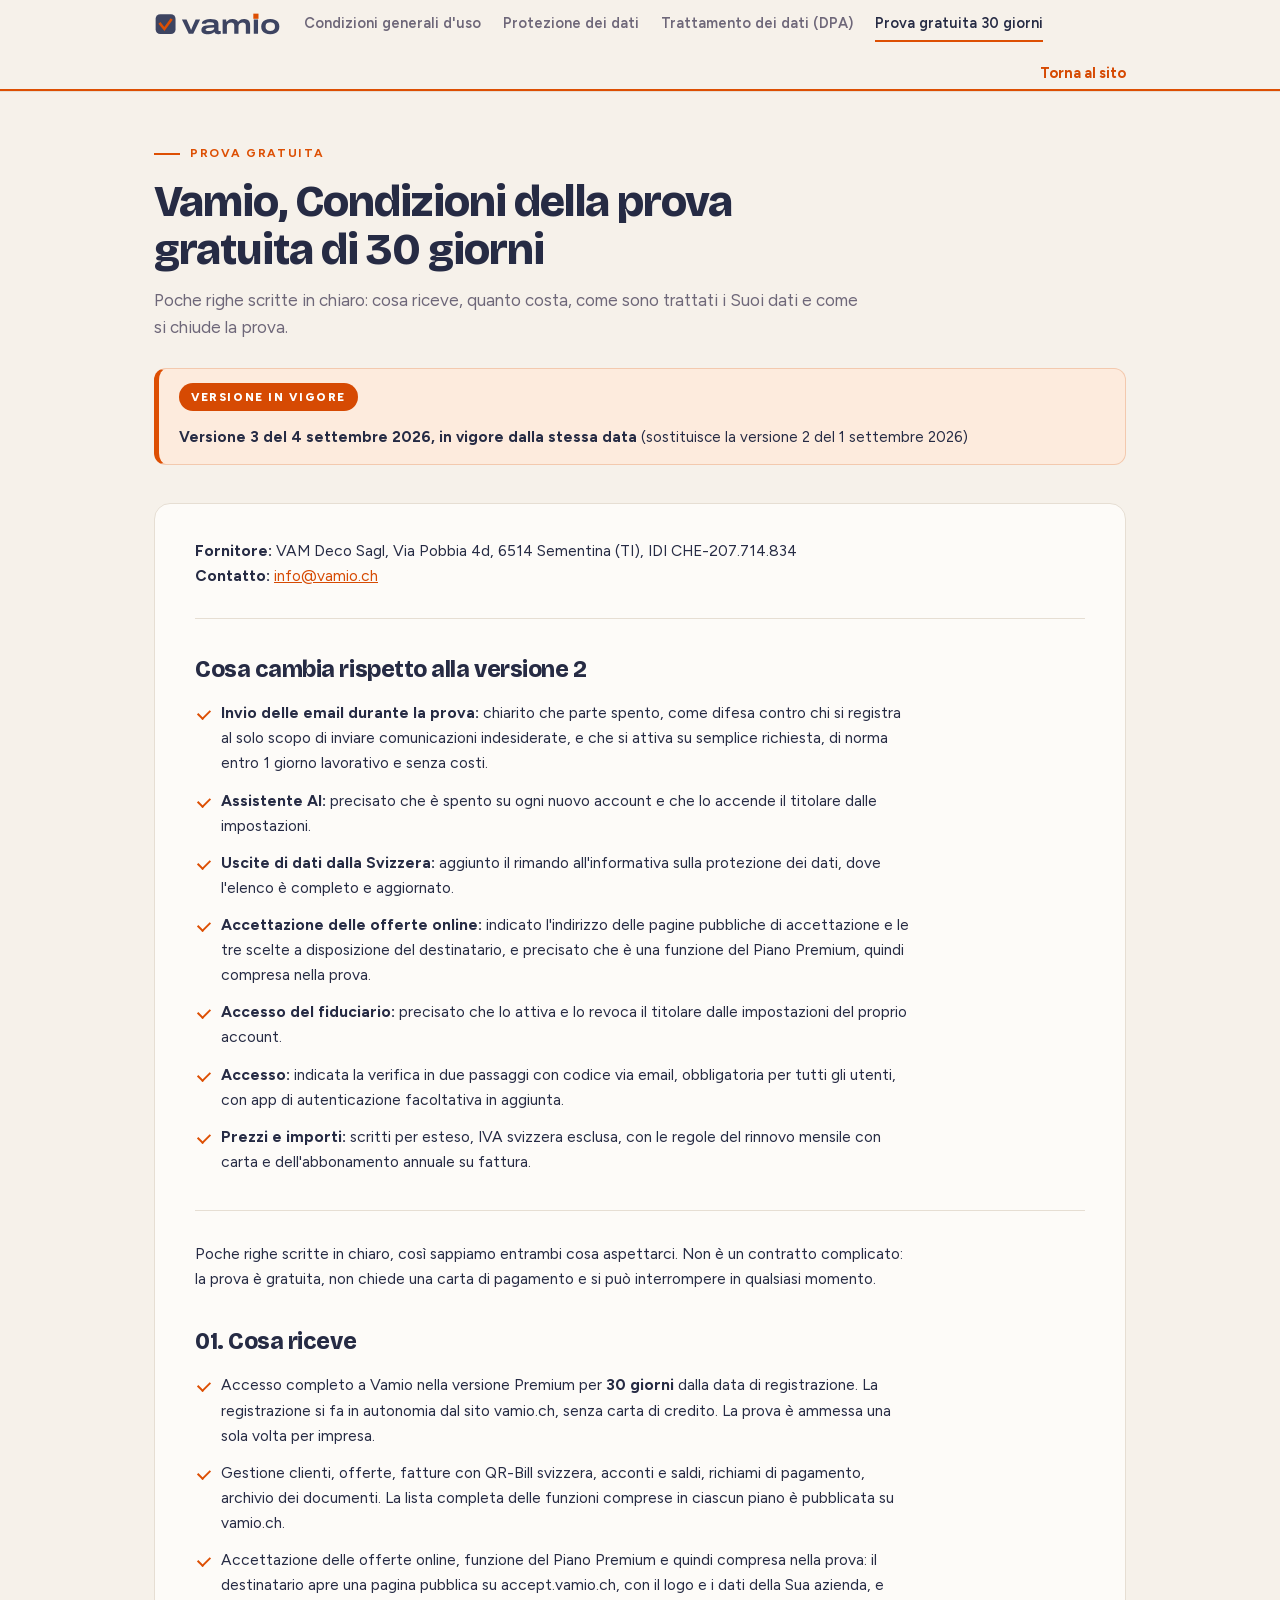
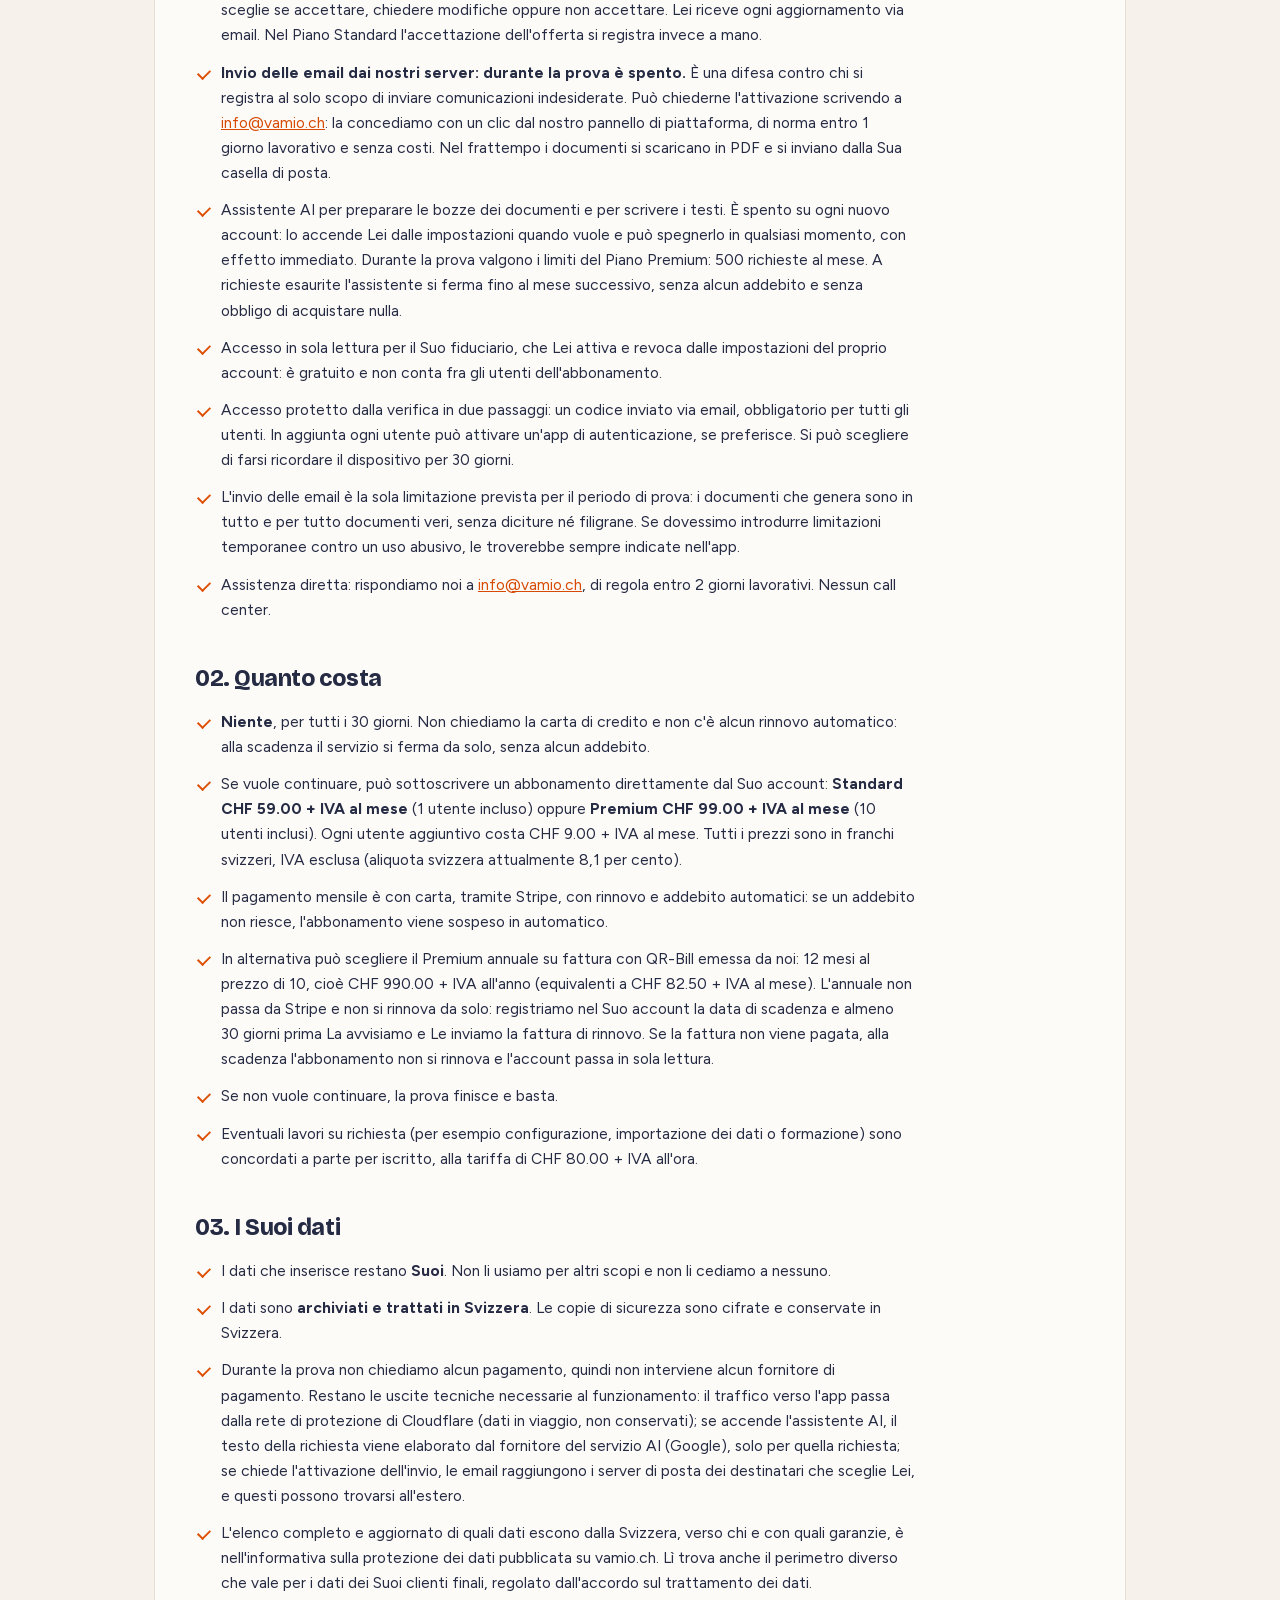
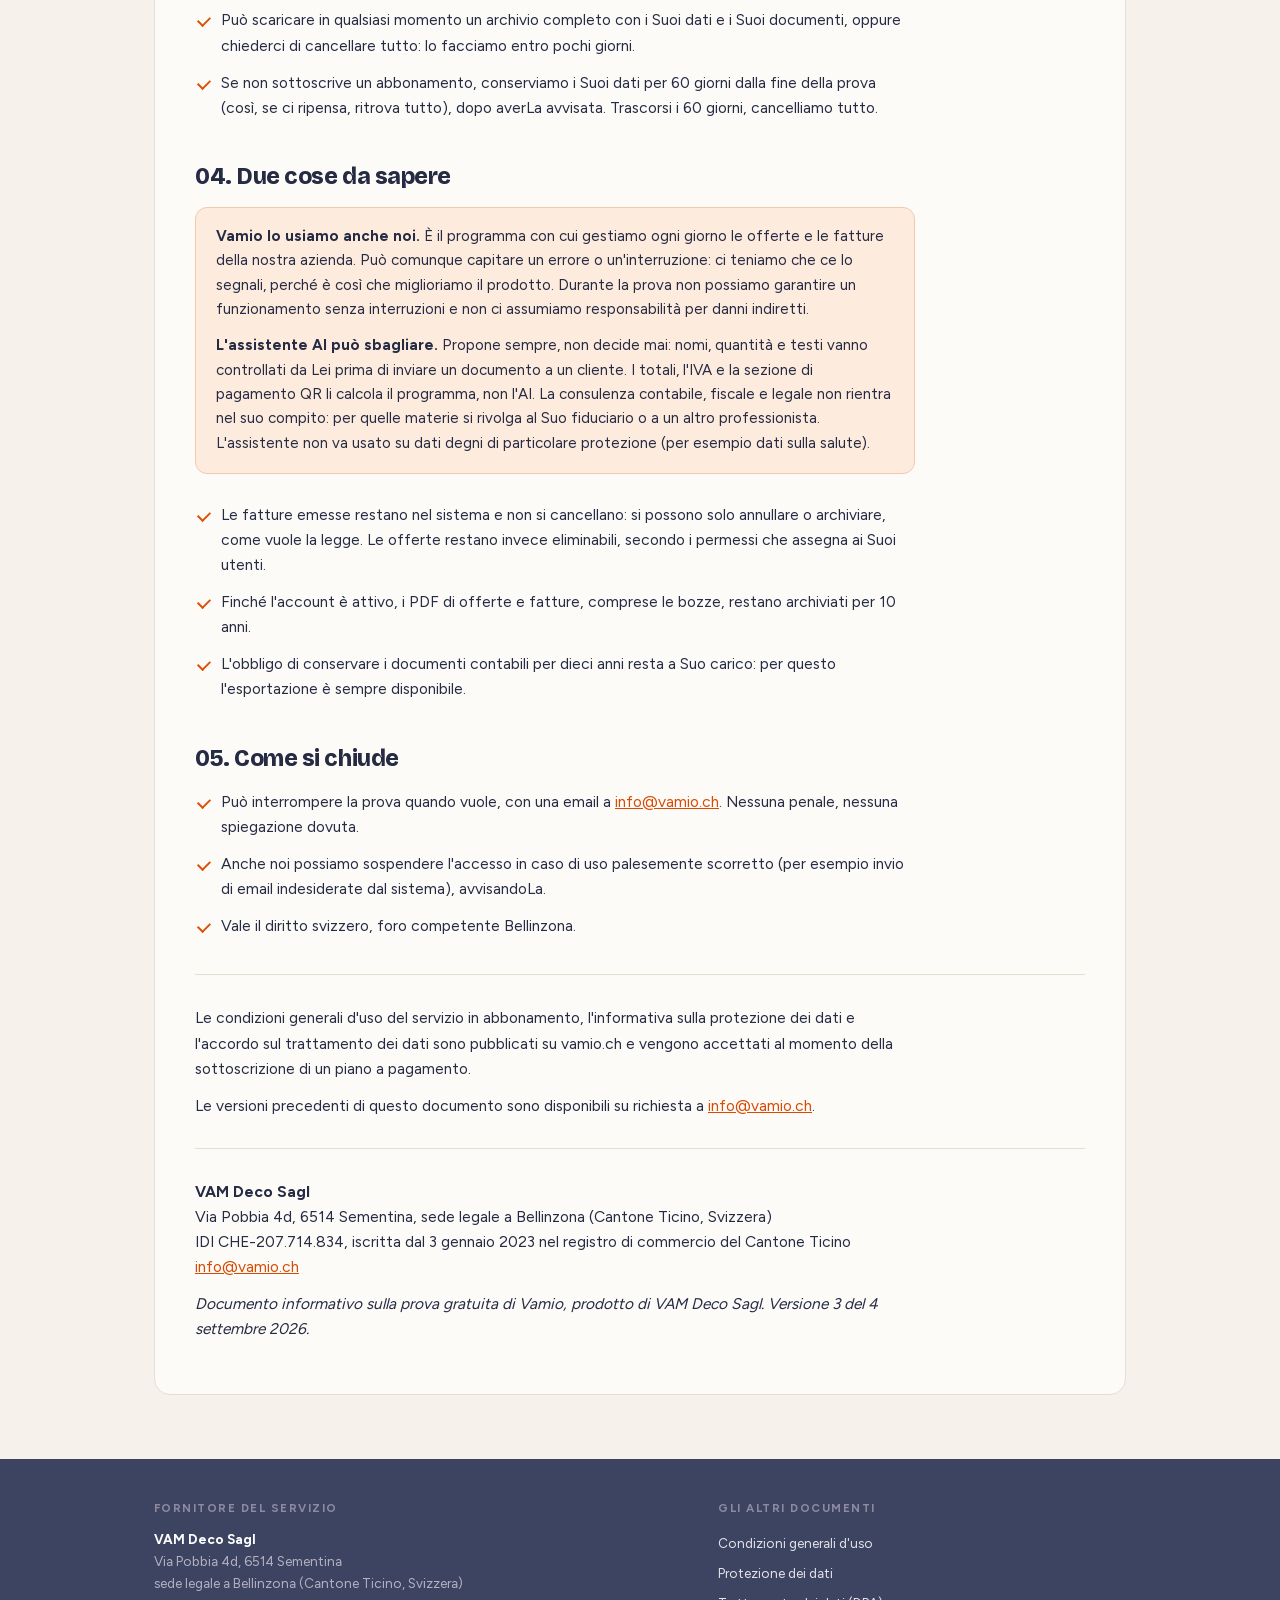
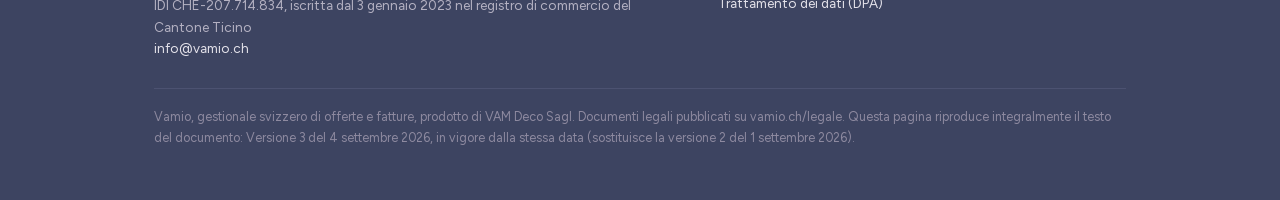
<file: legale/prova.html>
<!DOCTYPE html>
<html lang="it">
<head>
<meta charset="utf-8">
<meta name="viewport" content="width=device-width, initial-scale=1">
<title>Vamio, condizioni della prova gratuita di 30 giorni</title>
<meta name="description" content="Poche righe scritte in chiaro: cosa riceve, quanto costa, come sono trattati i Suoi dati e come si chiude la prova.">
<link rel="icon" href="/web-assets/favicon.ico" sizes="32x32">
<link rel="icon" type="image/svg+xml" href="/web-assets/vamio-volpe-icona.svg">
<link rel="icon" type="image/png" sizes="32x32" href="/web-assets/favicon-32.png">
<link rel="apple-touch-icon" sizes="180x180" href="/web-assets/apple-touch-icon.png">
<link rel="manifest" href="/site.webmanifest">
<meta name="theme-color" content="#3D4461">
<link rel="stylesheet" href="../web-assets/fonts.css">
<link rel="canonical" href="https://vamio.ch/legale/prova.html">
<style>
*{margin:0;padding:0;box-sizing:border-box}
:root{
  --ink:#262B44; --ink-2:#6E6779; --paper:#F6F1EA; --card:#FDFBF8; --line:#E6DED3;
  --blu:#3D4461; --or:#DD4F03; --cta:#D64A03; --tint:#FDEBDD; --tint-line:#F3C9AE;
}
html{scroll-behavior:smooth}
body{font-family:"Figtree","Helvetica Neue",Arial,sans-serif;background:var(--paper);color:var(--ink);
  line-height:1.62;-webkit-font-smoothing:antialiased;font-size:16px}
h1,h2,h3,h4{font-family:"Bricolage Grotesque","Figtree",Arial,sans-serif;font-weight:800;
  letter-spacing:-.02em;line-height:1.1}
a{color:var(--cta)}
.wrap{max-width:1020px;margin:0 auto;padding:0 24px}

.nav{position:sticky;top:0;z-index:20;background:rgba(246,241,234,.94);backdrop-filter:blur(10px);
  border-bottom:1px solid var(--line);box-shadow:inset 0 -2px 0 var(--or)}
.nav-in{max-width:1020px;margin:0 auto;padding:0 24px;min-height:64px;display:flex;align-items:center;
  gap:8px 22px;flex-wrap:wrap}
.nav-in .brand{display:flex;align-items:center;padding:12px 0}
.nav-in .brand svg{height:24px;width:auto;display:block}
.nav-in a{font-weight:600;font-size:14.5px;color:var(--ink-2);text-decoration:none;padding:6px 0}
.nav-in a:hover{color:var(--ink)}
.nav-in a.torna{margin-left:auto;color:var(--cta);font-weight:700}
.nav-in a.on{color:var(--ink);box-shadow:inset 0 -2px 0 var(--or)}

header.top{padding:52px 0 8px}
.eyebrow{font-weight:700;font-size:12px;letter-spacing:.14em;text-transform:uppercase;color:var(--or);
  display:flex;align-items:center;gap:10px}
.eyebrow::before{content:"";width:26px;height:2px;background:var(--or)}
header.top h1{font-size:clamp(30px,4.4vw,44px);margin:14px 0 12px;max-width:20ch}
header.top .sub{color:var(--ink-2);font-size:17px;max-width:64ch}
.versione{display:flex;align-items:center;gap:14px;flex-wrap:wrap;background:var(--tint);
  border:1px solid var(--tint-line);border-left:5px solid var(--or);border-radius:12px;
  padding:14px 20px;margin:26px 0 4px;font-size:15px}
.versione .tag{font-weight:800;font-size:11.5px;letter-spacing:.14em;text-transform:uppercase;
  color:#fff;background:var(--cta);border-radius:999px;padding:5px 12px;white-space:nowrap}
.versione b{color:#8A3400}

main{padding:26px 0 64px}
.toc{background:var(--card);border:1px solid var(--line);border-radius:16px;padding:24px 26px;margin-bottom:30px}
.toc .lbl{font-weight:700;font-size:11.5px;letter-spacing:.13em;text-transform:uppercase;color:var(--ink-2);
  margin-bottom:14px}
.toc ol{list-style:none;columns:2;column-gap:34px}
.toc li{break-inside:avoid;margin-bottom:2px}
.toc a{display:block;padding:5px 0 5px 12px;border-left:2px solid var(--line);color:var(--ink-2);
  text-decoration:none;font-size:14px}
.toc a:hover{border-left-color:var(--or);color:var(--ink)}
@media(max-width:720px){.toc ol{columns:1}}

article{background:var(--card);border:1px solid var(--line);border-radius:16px;padding:34px 40px 40px}
article p,article ul,article ol,article h2,article h3,article h4,article .nota{max-width:72ch}
article h2{font-size:23px;margin:38px 0 12px;scroll-margin-top:88px}
article h2:first-child{margin-top:0}
article h3{font-size:17.5px;margin:26px 0 8px;scroll-margin-top:88px}
article h4{font-size:15.5px;margin:20px 0 6px}
article p{margin-bottom:12px;font-size:15.5px}
article hr{border:none;border-top:1px solid var(--line);margin:30px 0;max-width:none}
article strong{font-weight:700}
code{font-family:"Figtree",Arial,sans-serif;font-weight:600;background:#EFE9E1;padding:1px 6px;
  border-radius:4px;font-size:.92em}

ul.p{list-style:none;margin:8px 0 16px}
ul.p li{padding:6px 0 6px 26px;position:relative;font-size:15.5px}
ul.p li::before{content:"";position:absolute;left:3px;top:15px;width:10px;height:6px;
  border-left:2.2px solid var(--or);border-bottom:2.2px solid var(--or);transform:rotate(-45deg)}
ol.n{margin:8px 0 16px;padding-left:26px}
ol.n li{padding:5px 0 5px 4px;font-size:15.5px}
ol.n li::marker{color:var(--or);font-weight:700}

.tw{overflow-x:auto;border:1px solid var(--line);border-radius:12px;margin:18px 0 22px;
  max-width:100%;-webkit-overflow-scrolling:touch}
table{width:100%;border-collapse:collapse;font-size:14px;background:#fff;min-width:520px}
th,td{padding:11px 14px;border-bottom:1px solid #EFE9E1;vertical-align:top;text-align:left}
th{font-weight:700;background:#FAF6F0;font-size:13.5px}
table.kv th{width:26%;min-width:150px;font-size:14px;color:var(--ink)}
table.kv td{font-size:14px}
tr:last-child td{border-bottom:none}

.nota{background:var(--tint);border:1px solid var(--tint-line);border-radius:12px;
  padding:16px 20px 6px;margin:18px 0 22px}
.nota p{font-size:15px}
.nota ul.p{margin-bottom:12px}
.nota hr{display:none}

footer{background:var(--blu);color:#B4B1C2;padding:40px 0 52px;font-size:13.5px}
footer .cols{display:grid;grid-template-columns:1.3fr 1fr;gap:34px}
@media(max-width:720px){footer .cols{grid-template-columns:1fr}}
footer b{color:#fff;font-weight:700}
footer .lbl{font-weight:700;font-size:11.5px;letter-spacing:.13em;text-transform:uppercase;
  color:#8E8AA0;margin-bottom:12px}
footer a{color:#E4E2EA;text-decoration:none;display:block;padding:4px 0}
footer a:hover{color:#fff;text-decoration:underline}
footer .fine{margin-top:28px;padding-top:18px;border-top:1px solid #4C5271;color:#8E8AA0;font-size:12.5px}

@media print{
  @page{margin:16mm 14mm}
  body{background:#fff;font-size:10.5pt;line-height:1.5}
  .nav,.toc{display:none}
  .wrap{max-width:none;padding:0}
  header.top{padding:0 0 6px}
  header.top h1{font-size:22pt}
  article{background:#fff;border:none;border-radius:0;padding:0}
  article p,article ul,article ol,article h2,article h3,article h4,article .nota{max-width:none}
  article h2{font-size:14pt;margin:18pt 0 6pt;break-after:avoid}
  article h3{font-size:11.5pt;break-after:avoid}
  article p,article li{font-size:10.5pt}
  .versione{background:#fff;border:1px solid #999;border-left:3pt solid #999}
  .versione .tag{background:#fff;color:#000;border:1px solid #999}
  .nota{background:#fff;border:1px solid #BBB}
  .tw{overflow:visible;border:1px solid #BBB}
  table{font-size:9pt;min-width:0}
  th{background:#F2F2F2}
  tr{break-inside:avoid}
  .nota,.tw{break-inside:auto}
  footer{background:#fff;color:#333;border-top:1px solid #BBB;padding:12pt 0 0}
  footer b{color:#000}
  footer a{color:#333}
}
</style>
</head>
<body>

<nav class="nav" aria-label="Documenti legali Vamio">
  <div class="nav-in">
    <a class="brand" href="../" aria-label="Vamio, torna al sito"><svg style="height:24px;width:auto" xmlns="http://www.w3.org/2000/svg" viewBox="-60 -800 4704 880" role="img" aria-label="Vamio">
  <g transform="translate(0 -720.0) scale(1.42578125)">
    <rect width="512" height="512" rx="118" fill="#3D4461"/>
    <path d="M118 250 L225 380 L394 148" fill="none" stroke="#DD4F03" stroke-width="66" stroke-linecap="square" stroke-linejoin="miter"/>
  </g>
  <g transform="translate(960 0)">
    <path fill="#3D4461" d="M254.7825927734375 0.0 3.9129638671875 -527.2174072265625H173.566650390625L283.6966552734375 -278.391845703125Q290.479248046875 -263.391845703125 299.93572998046875 -239.82666015625Q309.3922119140625 -216.261474609375 319.34869384765625 -191.9136962890625Q329.30517578125 -167.56591796875 336.6529541015625 -148.2181396484375H345.0877685546875Q352.6529541015625 -167.7833251953125 361.82684326171875 -192.23980712890625Q371.000732421875 -216.6962890625 380.2833251953125 -240.261474609375Q389.56591796875 -263.82666015625 396.3485107421875 -278.82666015625L505.60888671875 -527.2174072265625H670.175537109375L419.305908203125 0.0Z M944.0 12Q896.13037109375 12.0 854.8694458007812 4.60870361328125Q813.6085205078125 -2.7825927734375 782.6737060546875 -20.2825927734375Q751.7388916015625 -37.7825927734375 734.521484375 -67.89129638671875Q717.3040771484375 -98.0 717.3040771484375 -143.6522216796875Q717.3040771484375 -207.434814453125 751.9779663085938 -243.54351806640625Q786.65185546875 -279.6522216796875 850.217041015625 -295.97833251953125Q913.7822265625 -312.304443359375 999.2822265625 -316.5218505859375Q1084.7822265625 -320.7392578125 1185.8692626953125 -320.7392578125V-340.3477783203125Q1185.8692626953125 -372.825927734375 1169.9127807617188 -392.06500244140625Q1153.956298828125 -411.3040771484375 1121.4129638671875 -419.586669921875Q1088.86962890625 -427.8692626953125 1037.4351806640625 -427.8692626953125Q997.6529541015625 -427.8692626953125 965.3922119140625 -422.41278076171875Q933.1314697265625 -416.956298828125 914.1314697265625 -405.49981689453125Q895.1314697265625 -394.0433349609375 895.1314697265625 -375.825927734375V-365.565185546875H737.5648193359375Q736.5648193359375 -369.565185546875 736.1735229492188 -373.23907470703125Q735.7822265625 -376.9129638671875 735.7822265625 -381.695556640625Q735.7822265625 -428.695556640625 770.9779663085938 -464.13037109375Q806.1737060546875 -499.565185546875 875.565185546875 -519.3912963867188Q944.9566650390625 -539.2174072265625 1048.0003662109375 -539.2174072265625Q1143.6092529296875 -539.2174072265625 1209.2833251953125 -522.1087036132812Q1274.9573974609375 -505.0 1308.7618408203125 -466.2174072265625Q1342.5662841796875 -427.434814453125 1342.5662841796875 -361.86962890625V-141.391845703125Q1342.5662841796875 -123.0440673828125 1350.1749877929688 -112.71795654296875Q1357.78369140625 -102.391845703125 1376.1314697265625 -102.391845703125H1428.0010986328125V-5.6522216796875Q1416.2618408203125 -1.0 1388.0225830078125 5.5Q1359.7833251953125 12.0 1326.4788818359375 12.0Q1280.3048095703125 12.0 1253.7394409179688 1.32611083984375Q1227.174072265625 -9.3477783203125 1215.0435180664062 -27.695556640625Q1202.9129638671875 -46.0433349609375 1198.0433349609375 -68.1737060546875H1190.0433349609375Q1161.825927734375 -43.2607421875 1123.5868530273438 -24.9129638671875Q1085.3477783203125 -6.565185546875 1040.0 2.7174072265625Q994.6522216796875 12.0 944.0 12ZM985.1744384765625 -99.1307373046875Q1013.478515625 -99.1307373046875 1047.6957397460938 -105.36981201171875Q1081.9129638671875 -111.60888671875 1113.7172241210938 -124.13055419921875Q1145.521484375 -136.6522216796875 1165.6953735351562 -155.95648193359375Q1185.8692626953125 -175.2607421875 1185.8692626953125 -201.6085205078125V-229.9129638671875Q1079.304443359375 -229.9129638671875 1009.9351806640625 -222.195556640625Q940.56591796875 -214.4781494140625 906.9573974609375 -197.13037109375Q873.348876953125 -179.7825927734375 873.348876953125 -149.3914794921875Q873.348876953125 -128.043701171875 889.7618408203125 -117.36981201171875Q906.1748046875 -106.6959228515625 932.0442504882812 -102.913330078125Q957.9136962890625 -99.1307373046875 985.1744384765625 -99.1307373046875Z M1496.6085205078125 0.0V-527.2174072265625H1623.04443359375L1634.1314697265625 -438.0870361328125H1643.1314697265625Q1670.6966552734375 -476.2174072265625 1706.479248046875 -498.10870361328125Q1742.2618408203125 -520.0 1782.7618408203125 -529.6087036132812Q1823.2618408203125 -539.2174072265625 1861.9140625 -539.2174072265625Q1936.1314697265625 -539.2174072265625 1985.348876953125 -514.6087036132812Q2034.5662841796875 -490.0 2057.4359130859375 -438.0870361328125H2066.6533203125Q2095.0010986328125 -476.2174072265625 2131.1749877929688 -498.10870361328125Q2167.348876953125 -520.0 2207.848876953125 -529.6087036132812Q2248.348876953125 -539.2174072265625 2287.78369140625 -539.2174072265625Q2359.3055419921875 -539.2174072265625 2407.457763671875 -515.6738891601562Q2455.6099853515625 -492.13037109375 2479.9360961914062 -444.2607421875Q2504.26220703125 -396.39111328125 2504.26220703125 -322.956298828125V0.0H2347.565185546875V-298.3040771484375Q2347.565185546875 -329.477783203125 2339.3261108398438 -351.8907470703125Q2331.0870361328125 -374.3037109375 2315.7827758789062 -388.0863037109375Q2300.478515625 -401.868896484375 2278.6742553710938 -408.19500732421875Q2256.8699951171875 -414.5211181640625 2229.95703125 -414.5211181640625Q2189.9136962890625 -414.5211181640625 2155.30517578125 -397.28204345703125Q2120.6966552734375 -380.04296875 2099.5446166992188 -349.45611572265625Q2078.392578125 -318.8692626953125 2078.392578125 -278.0433349609375V0.0H1922.4781494140625V-298.3040771484375Q1922.4781494140625 -329.477783203125 1914.2390747070312 -351.8907470703125Q1906.0 -374.3037109375 1890.6957397460938 -388.0863037109375Q1875.3914794921875 -401.868896484375 1853.5872192382812 -408.19500732421875Q1831.782958984375 -414.5211181640625 1804.08740234375 -414.5211181640625Q1764.0440673828125 -414.5211181640625 1729.435546875 -397.28204345703125Q1694.8270263671875 -380.04296875 1674.0662841796875 -349.45611572265625Q1653.3055419921875 -318.8692626953125 1653.3055419921875 -278.0433349609375V0.0Z M2638.6085205078125 0.0V-527.2174072265625H2795.3055419921875V0.0Z M3243.95703125 12.0Q3141.2177734375 12.0 3066.4349975585938 -18.89129638671875Q2991.6522216796875 -49.7825927734375 2951.3042602539062 -111.17388916015625Q2910.956298828125 -172.565185546875 2910.956298828125 -264.0Q2910.956298828125 -356.2174072265625 2951.3042602539062 -417.32611083984375Q2991.6522216796875 -478.434814453125 3066.4349975585938 -508.82611083984375Q3141.2177734375 -539.2174072265625 3243.95703125 -539.2174072265625Q3346.6962890625 -539.2174072265625 3421.4790649414062 -508.82611083984375Q3496.2618408203125 -478.434814453125 3536.6098022460938 -417.32611083984375Q3576.957763671875 -356.2174072265625 3576.957763671875 -264.0Q3576.957763671875 -172.565185546875 3536.6098022460938 -111.17388916015625Q3496.2618408203125 -49.7825927734375 3421.4790649414062 -18.89129638671875Q3346.6962890625 12.0 3243.95703125 12.0ZM3243.95703125 -102.391845703125Q3298.4351806640625 -102.391845703125 3336.7611083984375 -120.56573486328125Q3375.0870361328125 -138.7396240234375 3394.9564819335938 -172.7177734375Q3414.825927734375 -206.6959228515625 3414.825927734375 -254.0V-274.0Q3414.825927734375 -322.086669921875 3394.9564819335938 -355.67352294921875Q3375.0870361328125 -389.2603759765625 3336.7611083984375 -407.04296875Q3298.4351806640625 -424.8255615234375 3243.95703125 -424.8255615234375Q3189.4788818359375 -424.8255615234375 3151.1529541015625 -407.04296875Q3112.8270263671875 -389.2603759765625 3092.9575805664062 -355.67352294921875Q3073.088134765625 -322.086669921875 3073.088134765625 -274.0V-254.0Q3073.088134765625 -206.6959228515625 3092.9575805664062 -172.7177734375Q3112.8270263671875 -138.7396240234375 3151.1529541015625 -120.56573486328125Q3189.4788818359375 -102.391845703125 3243.95703125 -102.391845703125Z"/>
    <rect fill="#DD4F03" x="2622" y="-740" width="190" height="190"/>
  </g>
</svg></a>
    <a href="condizioni.html">Condizioni generali d'uso</a><a href="privacy.html">Protezione dei dati</a><a href="dpa.html">Trattamento dei dati (DPA)</a><a href="prova.html" class="on">Prova gratuita 30 giorni</a><a href="../" class="torna">Torna al sito</a>
  </div>
</nav>

<header class="top">
  <div class="wrap">
    <div class="eyebrow">Prova gratuita</div>
    <h1>Vamio, Condizioni della prova gratuita di 30 giorni</h1>
    <p class="sub">Poche righe scritte in chiaro: cosa riceve, quanto costa, come sono trattati i Suoi dati e come si chiude la prova.</p>
    <div class="versione"><span class="tag">Versione in vigore</span><span><strong>Versione 3 del 4 settembre 2026, in vigore dalla stessa data</strong> (sostituisce la versione 2 del 1 settembre 2026)</span></div>
  </div>
</header>

<main>
  <div class="wrap">
    
    <article>
<p><strong>Fornitore:</strong> VAM Deco Sagl, Via Pobbia 4d, 6514 Sementina (TI), IDI CHE-207.714.834<br><strong>Contatto:</strong> <a href="mailto:info@vamio.ch">info@vamio.ch</a></p>
<hr>
<h2 id="cosa-cambia-rispetto-alla-versione-2">Cosa cambia rispetto alla versione 2</h2>
<ul class="p"><li><strong>Invio delle email durante la prova:</strong> chiarito che parte spento, come difesa contro chi si registra al solo scopo di inviare comunicazioni indesiderate, e che si attiva su semplice richiesta, di norma entro 1 giorno lavorativo e senza costi.</li><li><strong>Assistente AI:</strong> precisato che è spento su ogni nuovo account e che lo accende il titolare dalle impostazioni.</li><li><strong>Uscite di dati dalla Svizzera:</strong> aggiunto il rimando all'informativa sulla protezione dei dati, dove l'elenco è completo e aggiornato.</li><li><strong>Accettazione delle offerte online:</strong> indicato l'indirizzo delle pagine pubbliche di accettazione e le tre scelte a disposizione del destinatario, e precisato che è una funzione del Piano Premium, quindi compresa nella prova.</li><li><strong>Accesso del fiduciario:</strong> precisato che lo attiva e lo revoca il titolare dalle impostazioni del proprio account.</li><li><strong>Accesso:</strong> indicata la verifica in due passaggi con codice via email, obbligatoria per tutti gli utenti, con app di autenticazione facoltativa in aggiunta.</li><li><strong>Prezzi e importi:</strong> scritti per esteso, IVA svizzera esclusa, con le regole del rinnovo mensile con carta e dell'abbonamento annuale su fattura.</li></ul>
<hr>
<p>Poche righe scritte in chiaro, così sappiamo entrambi cosa aspettarci. Non è un contratto complicato: la prova è gratuita, non chiede una carta di pagamento e si può interrompere in qualsiasi momento.</p>
<h2 id="01-cosa-riceve">01. Cosa riceve</h2>
<ul class="p"><li>Accesso completo a Vamio nella versione Premium per <strong>30 giorni</strong> dalla data di registrazione. La registrazione si fa in autonomia dal sito vamio.ch, senza carta di credito. La prova è ammessa una sola volta per impresa.</li><li>Gestione clienti, offerte, fatture con QR-Bill svizzera, acconti e saldi, richiami di pagamento, archivio dei documenti. La lista completa delle funzioni comprese in ciascun piano è pubblicata su vamio.ch.</li><li>Accettazione delle offerte online, funzione del Piano Premium e quindi compresa nella prova: il destinatario apre una pagina pubblica su accept.vamio.ch, con il logo e i dati della Sua azienda, e sceglie se accettare, chiedere modifiche oppure non accettare. Lei riceve ogni aggiornamento via email. Nel Piano Standard l'accettazione dell'offerta si registra invece a mano.</li><li><strong>Invio delle email dai nostri server: durante la prova è spento.</strong> È una difesa contro chi si registra al solo scopo di inviare comunicazioni indesiderate. Può chiederne l'attivazione scrivendo a <a href="mailto:info@vamio.ch">info@vamio.ch</a>: la concediamo con un clic dal nostro pannello di piattaforma, di norma entro 1 giorno lavorativo e senza costi. Nel frattempo i documenti si scaricano in PDF e si inviano dalla Sua casella di posta.</li><li>Assistente AI per preparare le bozze dei documenti e per scrivere i testi. È spento su ogni nuovo account: lo accende Lei dalle impostazioni quando vuole e può spegnerlo in qualsiasi momento, con effetto immediato. Durante la prova valgono i limiti del Piano Premium: 500 richieste al mese. A richieste esaurite l'assistente si ferma fino al mese successivo, senza alcun addebito e senza obbligo di acquistare nulla.</li><li>Accesso in sola lettura per il Suo fiduciario, che Lei attiva e revoca dalle impostazioni del proprio account: è gratuito e non conta fra gli utenti dell'abbonamento.</li><li>Accesso protetto dalla verifica in due passaggi: un codice inviato via email, obbligatorio per tutti gli utenti. In aggiunta ogni utente può attivare un'app di autenticazione, se preferisce. Si può scegliere di farsi ricordare il dispositivo per 30 giorni.</li><li>L'invio delle email è la sola limitazione prevista per il periodo di prova: i documenti che genera sono in tutto e per tutto documenti veri, senza diciture né filigrane. Se dovessimo introdurre limitazioni temporanee contro un uso abusivo, le troverebbe sempre indicate nell'app.</li><li>Assistenza diretta: rispondiamo noi a <a href="mailto:info@vamio.ch">info@vamio.ch</a>, di regola entro 2 giorni lavorativi. Nessun call center.</li></ul>
<h2 id="02-quanto-costa">02. Quanto costa</h2>
<ul class="p"><li><strong>Niente</strong>, per tutti i 30 giorni. Non chiediamo la carta di credito e non c'è alcun rinnovo automatico: alla scadenza il servizio si ferma da solo, senza alcun addebito.</li><li>Se vuole continuare, può sottoscrivere un abbonamento direttamente dal Suo account: <strong>Standard CHF 59.00 + IVA al mese</strong> (1 utente incluso) oppure <strong>Premium CHF 99.00 + IVA al mese</strong> (10 utenti inclusi). Ogni utente aggiuntivo costa CHF 9.00 + IVA al mese. Tutti i prezzi sono in franchi svizzeri, IVA esclusa (aliquota svizzera attualmente 8,1 per cento).</li><li>Il pagamento mensile è con carta, tramite Stripe, con rinnovo e addebito automatici: se un addebito non riesce, l'abbonamento viene sospeso in automatico.</li><li>In alternativa può scegliere il Premium annuale su fattura con QR-Bill emessa da noi: 12 mesi al prezzo di 10, cioè CHF 990.00 + IVA all'anno (equivalenti a CHF 82.50 + IVA al mese). L'annuale non passa da Stripe e non si rinnova da solo: registriamo nel Suo account la data di scadenza e almeno 30 giorni prima La avvisiamo e Le inviamo la fattura di rinnovo. Se la fattura non viene pagata, alla scadenza l'abbonamento non si rinnova e l'account passa in sola lettura.</li><li>Se non vuole continuare, la prova finisce e basta.</li><li>Eventuali lavori su richiesta (per esempio configurazione, importazione dei dati o formazione) sono concordati a parte per iscritto, alla tariffa di CHF 80.00 + IVA all'ora.</li></ul>
<h2 id="03-i-suoi-dati">03. I Suoi dati</h2>
<ul class="p"><li>I dati che inserisce restano <strong>Suoi</strong>. Non li usiamo per altri scopi e non li cediamo a nessuno.</li><li>I dati sono <strong>archiviati e trattati in Svizzera</strong>. Le copie di sicurezza sono cifrate e conservate in Svizzera.</li><li>Durante la prova non chiediamo alcun pagamento, quindi non interviene alcun fornitore di pagamento. Restano le uscite tecniche necessarie al funzionamento: il traffico verso l'app passa dalla rete di protezione di Cloudflare (dati in viaggio, non conservati); se accende l'assistente AI, il testo della richiesta viene elaborato dal fornitore del servizio AI (Google), solo per quella richiesta; se chiede l'attivazione dell'invio, le email raggiungono i server di posta dei destinatari che sceglie Lei, e questi possono trovarsi all'estero.</li><li>L'elenco completo e aggiornato di quali dati escono dalla Svizzera, verso chi e con quali garanzie, è nell'informativa sulla protezione dei dati pubblicata su vamio.ch. Lì trova anche il perimetro diverso che vale per i dati dei Suoi clienti finali, regolato dall'accordo sul trattamento dei dati.</li><li>Può scaricare in qualsiasi momento un archivio completo con i Suoi dati e i Suoi documenti, oppure chiederci di cancellare tutto: lo facciamo entro pochi giorni.</li><li>Se non sottoscrive un abbonamento, conserviamo i Suoi dati per 60 giorni dalla fine della prova (così, se ci ripensa, ritrova tutto), dopo averLa avvisata. Trascorsi i 60 giorni, cancelliamo tutto.</li></ul>
<h2 id="04-due-cose-da-sapere">04. Due cose da sapere</h2>
<div class="nota"><p><strong>Vamio lo usiamo anche noi.</strong> È il programma con cui gestiamo ogni giorno le offerte e le fatture della nostra azienda. Può comunque capitare un errore o un'interruzione: ci teniamo che ce lo segnali, perché è così che miglioriamo il prodotto. Durante la prova non possiamo garantire un funzionamento senza interruzioni e non ci assumiamo responsabilità per danni indiretti.</p>
<p><strong>L'assistente AI può sbagliare.</strong> Propone sempre, non decide mai: nomi, quantità e testi vanno controllati da Lei prima di inviare un documento a un cliente. I totali, l'IVA e la sezione di pagamento QR li calcola il programma, non l'AI. La consulenza contabile, fiscale e legale non rientra nel suo compito: per quelle materie si rivolga al Suo fiduciario o a un altro professionista. L'assistente non va usato su dati degni di particolare protezione (per esempio dati sulla salute).</p></div>
<ul class="p"><li>Le fatture emesse restano nel sistema e non si cancellano: si possono solo annullare o archiviare, come vuole la legge. Le offerte restano invece eliminabili, secondo i permessi che assegna ai Suoi utenti.</li><li>Finché l'account è attivo, i PDF di offerte e fatture, comprese le bozze, restano archiviati per 10 anni.</li><li>L'obbligo di conservare i documenti contabili per dieci anni resta a Suo carico: per questo l'esportazione è sempre disponibile.</li></ul>
<h2 id="05-come-si-chiude">05. Come si chiude</h2>
<ul class="p"><li>Può interrompere la prova quando vuole, con una email a <a href="mailto:info@vamio.ch">info@vamio.ch</a>. Nessuna penale, nessuna spiegazione dovuta.</li><li>Anche noi possiamo sospendere l'accesso in caso di uso palesemente scorretto (per esempio invio di email indesiderate dal sistema), avvisandoLa.</li><li>Vale il diritto svizzero, foro competente Bellinzona.</li></ul>
<hr>
<p>Le condizioni generali d'uso del servizio in abbonamento, l'informativa sulla protezione dei dati e l'accordo sul trattamento dei dati sono pubblicati su vamio.ch e vengono accettati al momento della sottoscrizione di un piano a pagamento.</p>
<p>Le versioni precedenti di questo documento sono disponibili su richiesta a <a href="mailto:info@vamio.ch">info@vamio.ch</a>.</p>
<hr>
<p><strong>VAM Deco Sagl</strong><br>Via Pobbia 4d, 6514 Sementina, sede legale a Bellinzona (Cantone Ticino, Svizzera)<br>IDI CHE-207.714.834, iscritta dal 3 gennaio 2023 nel registro di commercio del Cantone Ticino<br><a href="mailto:info@vamio.ch">info@vamio.ch</a></p>
<p><em>Documento informativo sulla prova gratuita di Vamio, prodotto di VAM Deco Sagl. Versione 3 del 4 settembre 2026.</em></p>
    </article>
  </div>
</main>

<footer>
  <div class="wrap">
    <div class="cols">
      <div>
        <div class="lbl">Fornitore del servizio</div>
        <p><b>VAM Deco Sagl</b><br>Via Pobbia 4d, 6514 Sementina<br>sede legale a Bellinzona (Cantone Ticino, Svizzera)<br>IDI CHE-207.714.834, iscritta dal 3 gennaio 2023 nel registro di commercio del Cantone Ticino<br><a href="mailto:info@vamio.ch" style="display:inline">info@vamio.ch</a></p>
      </div>
      <div>
        <div class="lbl">Gli altri documenti</div>
        <a href="condizioni.html">Condizioni generali d'uso</a><a href="privacy.html">Protezione dei dati</a><a href="dpa.html">Trattamento dei dati (DPA)</a>
      </div>
    </div>
    <div class="fine">Vamio, gestionale svizzero di offerte e fatture, prodotto di VAM Deco Sagl. Documenti legali pubblicati su vamio.ch/legale. Questa pagina riproduce integralmente il testo del documento: Versione 3 del 4 settembre 2026, in vigore dalla stessa data (sostituisce la versione 2 del 1 settembre 2026).</div>
  </div>
</footer>

</body>
</html>
</file>
<file: web-assets/fonts.css>
/* Font ospitati da noi: nessuna chiamata a Google (privacy). Sorgente: Google Fonts, licenza OFL. */
/* vietnamese */
@font-face {
  font-family: 'Bricolage Grotesque';
  font-style: normal;
  font-weight: 400 800;
  font-stretch: 75% 100%;
  font-display: swap;
  src: url(fonts/bricolage-1.woff2) format('woff2');
  unicode-range: U+0102-0103, U+0110-0111, U+0128-0129, U+0168-0169, U+01A0-01A1, U+01AF-01B0, U+0300-0301, U+0303-0304, U+0308-0309, U+0323, U+0329, U+1EA0-1EF9, U+20AB;
}
/* latin-ext */
@font-face {
  font-family: 'Bricolage Grotesque';
  font-style: normal;
  font-weight: 400 800;
  font-stretch: 75% 100%;
  font-display: swap;
  src: url(fonts/bricolage-0.woff2) format('woff2');
  unicode-range: U+0100-02BA, U+02BD-02C5, U+02C7-02CC, U+02CE-02D7, U+02DD-02FF, U+0304, U+0308, U+0329, U+1D00-1DBF, U+1E00-1E9F, U+1EF2-1EFF, U+2020, U+20A0-20AB, U+20AD-20C0, U+2113, U+2C60-2C7F, U+A720-A7FF;
}
/* latin */
@font-face {
  font-family: 'Bricolage Grotesque';
  font-style: normal;
  font-weight: 400 800;
  font-stretch: 75% 100%;
  font-display: swap;
  src: url(fonts/bricolage-2.woff2) format('woff2');
  unicode-range: U+0000-00FF, U+0131, U+0152-0153, U+02BB-02BC, U+02C6, U+02DA, U+02DC, U+0304, U+0308, U+0329, U+2000-206F, U+20AC, U+2122, U+2191, U+2193, U+2212, U+2215, U+FEFF, U+FFFD;
}
/* latin-ext */
@font-face {
  font-family: 'Figtree';
  font-style: normal;
  font-weight: 400;
  font-display: swap;
  src: url(fonts/figtree-1.woff2) format('woff2');
  unicode-range: U+0100-02BA, U+02BD-02C5, U+02C7-02CC, U+02CE-02D7, U+02DD-02FF, U+0304, U+0308, U+0329, U+1D00-1DBF, U+1E00-1E9F, U+1EF2-1EFF, U+2020, U+20A0-20AB, U+20AD-20C0, U+2113, U+2C60-2C7F, U+A720-A7FF;
}
/* latin */
@font-face {
  font-family: 'Figtree';
  font-style: normal;
  font-weight: 400;
  font-display: swap;
  src: url(fonts/figtree-0.woff2) format('woff2');
  unicode-range: U+0000-00FF, U+0131, U+0152-0153, U+02BB-02BC, U+02C6, U+02DA, U+02DC, U+0304, U+0308, U+0329, U+2000-206F, U+20AC, U+2122, U+2191, U+2193, U+2212, U+2215, U+FEFF, U+FFFD;
}
/* latin-ext */
@font-face {
  font-family: 'Figtree';
  font-style: normal;
  font-weight: 500;
  font-display: swap;
  src: url(fonts/figtree-1.woff2) format('woff2');
  unicode-range: U+0100-02BA, U+02BD-02C5, U+02C7-02CC, U+02CE-02D7, U+02DD-02FF, U+0304, U+0308, U+0329, U+1D00-1DBF, U+1E00-1E9F, U+1EF2-1EFF, U+2020, U+20A0-20AB, U+20AD-20C0, U+2113, U+2C60-2C7F, U+A720-A7FF;
}
/* latin */
@font-face {
  font-family: 'Figtree';
  font-style: normal;
  font-weight: 500;
  font-display: swap;
  src: url(fonts/figtree-0.woff2) format('woff2');
  unicode-range: U+0000-00FF, U+0131, U+0152-0153, U+02BB-02BC, U+02C6, U+02DA, U+02DC, U+0304, U+0308, U+0329, U+2000-206F, U+20AC, U+2122, U+2191, U+2193, U+2212, U+2215, U+FEFF, U+FFFD;
}
/* latin-ext */
@font-face {
  font-family: 'Figtree';
  font-style: normal;
  font-weight: 600;
  font-display: swap;
  src: url(fonts/figtree-1.woff2) format('woff2');
  unicode-range: U+0100-02BA, U+02BD-02C5, U+02C7-02CC, U+02CE-02D7, U+02DD-02FF, U+0304, U+0308, U+0329, U+1D00-1DBF, U+1E00-1E9F, U+1EF2-1EFF, U+2020, U+20A0-20AB, U+20AD-20C0, U+2113, U+2C60-2C7F, U+A720-A7FF;
}
/* latin */
@font-face {
  font-family: 'Figtree';
  font-style: normal;
  font-weight: 600;
  font-display: swap;
  src: url(fonts/figtree-0.woff2) format('woff2');
  unicode-range: U+0000-00FF, U+0131, U+0152-0153, U+02BB-02BC, U+02C6, U+02DA, U+02DC, U+0304, U+0308, U+0329, U+2000-206F, U+20AC, U+2122, U+2191, U+2193, U+2212, U+2215, U+FEFF, U+FFFD;
}
/* latin-ext */
@font-face {
  font-family: 'Figtree';
  font-style: normal;
  font-weight: 700;
  font-display: swap;
  src: url(fonts/figtree-1.woff2) format('woff2');
  unicode-range: U+0100-02BA, U+02BD-02C5, U+02C7-02CC, U+02CE-02D7, U+02DD-02FF, U+0304, U+0308, U+0329, U+1D00-1DBF, U+1E00-1E9F, U+1EF2-1EFF, U+2020, U+20A0-20AB, U+20AD-20C0, U+2113, U+2C60-2C7F, U+A720-A7FF;
}
/* latin */
@font-face {
  font-family: 'Figtree';
  font-style: normal;
  font-weight: 700;
  font-display: swap;
  src: url(fonts/figtree-0.woff2) format('woff2');
  unicode-range: U+0000-00FF, U+0131, U+0152-0153, U+02BB-02BC, U+02C6, U+02DA, U+02DC, U+0304, U+0308, U+0329, U+2000-206F, U+20AC, U+2122, U+2191, U+2193, U+2212, U+2215, U+FEFF, U+FFFD;
}
/* latin-ext */
@font-face {
  font-family: 'Figtree';
  font-style: normal;
  font-weight: 800;
  font-display: swap;
  src: url(fonts/figtree-1.woff2) format('woff2');
  unicode-range: U+0100-02BA, U+02BD-02C5, U+02C7-02CC, U+02CE-02D7, U+02DD-02FF, U+0304, U+0308, U+0329, U+1D00-1DBF, U+1E00-1E9F, U+1EF2-1EFF, U+2020, U+20A0-20AB, U+20AD-20C0, U+2113, U+2C60-2C7F, U+A720-A7FF;
}
/* latin */
@font-face {
  font-family: 'Figtree';
  font-style: normal;
  font-weight: 800;
  font-display: swap;
  src: url(fonts/figtree-0.woff2) format('woff2');
  unicode-range: U+0000-00FF, U+0131, U+0152-0153, U+02BB-02BC, U+02C6, U+02DA, U+02DC, U+0304, U+0308, U+0329, U+2000-206F, U+20AC, U+2122, U+2191, U+2193, U+2212, U+2215, U+FEFF, U+FFFD;
}
</file>
